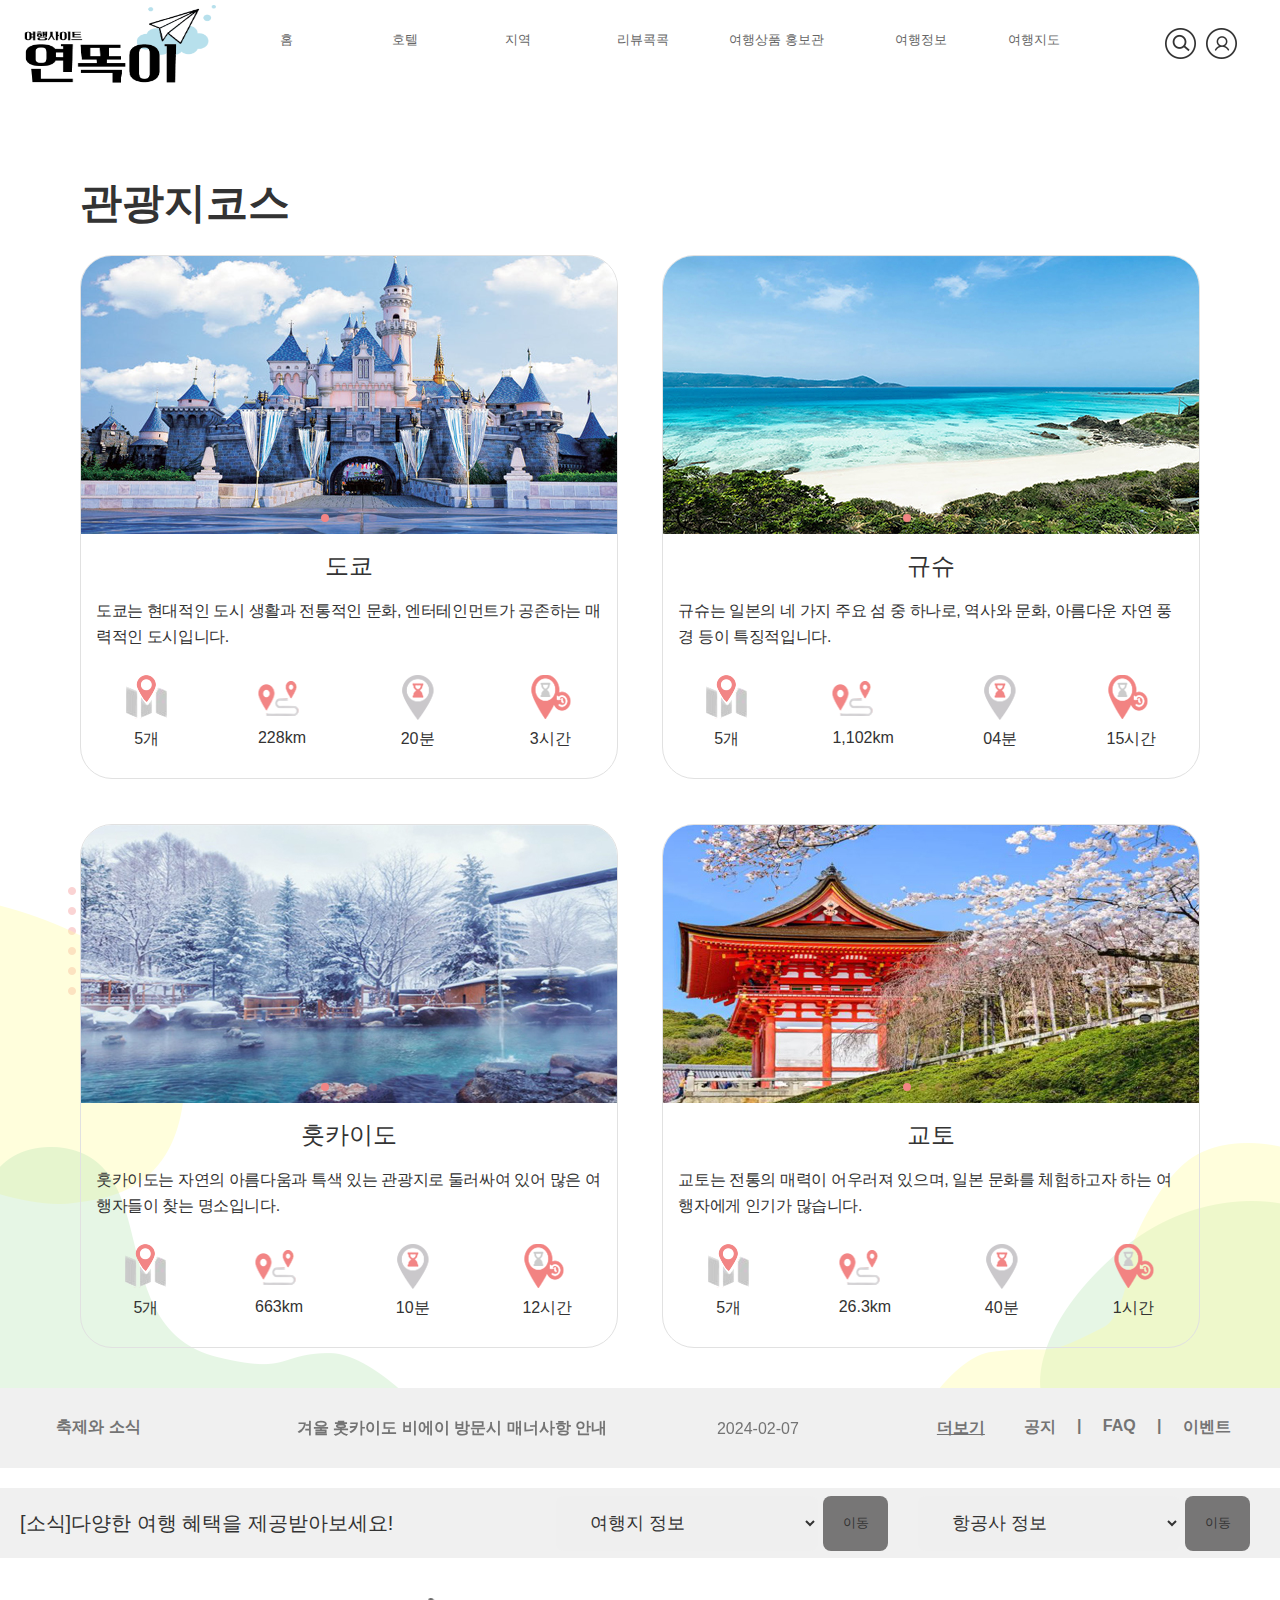
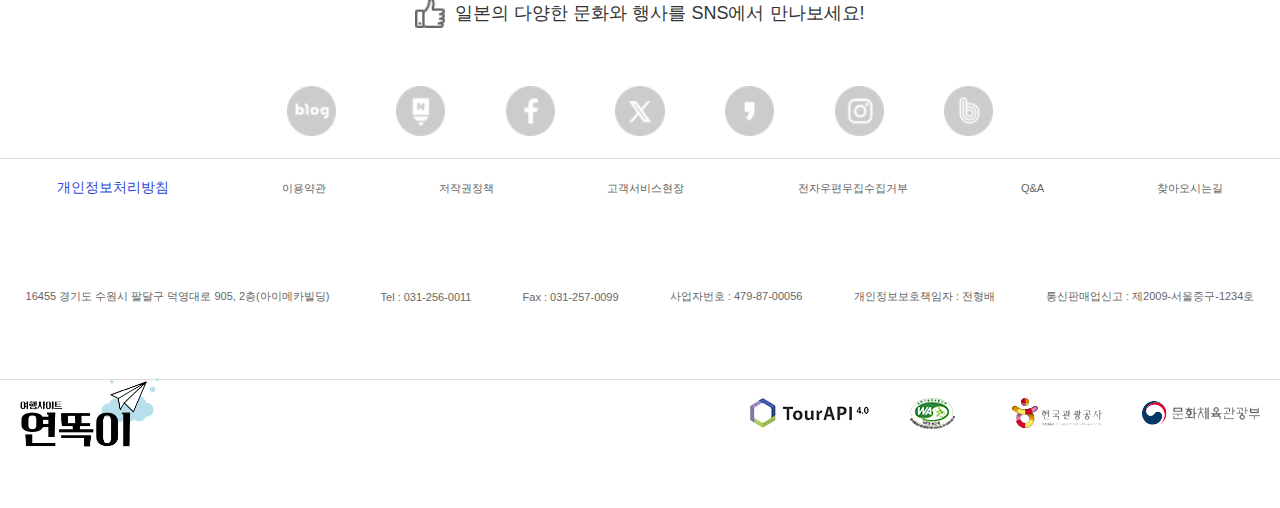
<file: sub1/menu.html>
<!DOCTYPE html>
<html lang="ko">

<head>
    <meta charset="UTF-8">
    <meta name="viewport" content="width=device-width, initial-scale=1.0">
    <title>연똑 리뷰 페이지</title>

    <!-- Link Swiper's CSS -->
    
    <link rel="stylesheet" href="https://cdn.jsdelivr.net/npm/swiper@11/swiper-bundle.min.css" />
    <link rel="stylesheet" href="css/reset.css">

   
    
</head>

<body>
    <!-- 마우스 커서 무브 -->

    <div class="circle"></div>


    <!-- 네비게이션 -->
    <header>
        <div id="main_nav">
            <nav id="main_nav_tab">
                <div id="nav_img_box"><img src="image/rogo.png" alt=""></div>
                <ul class="top_nav">
                    <li><a href="../index.html">홈</a></li>
                    <li><a href="../sub2/sub3.html">호텔</a></li>
                    <li><a href="../sub3/mine.html">지역</a></li>
                    <li><a class="active" href="menu.html">리뷰콕콕</a>
                        <ul class="sub_nav">
                            <li><a href="menu.html">AI콕콕</a></li>
                            <li><a href="menu.html">핫플콕콕</a></li>
                            <li><a href="menu.html">AI콕콕 플래너</a></li>
                        </ul>
                    </li>
                    <li><a href="../index.html">여행상품 홍보관</a></li>
                    <li><a href="../index.html">여행정보</a>
                        <ul class="sub_nav">
                            <li><a href="../sub3/mine.html">여행지</a></li>
                            <li><a href="../sub3/mine.html">여행기사</a></li>
                            <li><a href="../sub3/mine.html">여행코스</a></li>
                            <li><a href="../sub3/mine.html">축제</a></li>
                            <li><a href="../sub3/mine.html">공연/행사</a></li>
                            <li><a href="../sub3/mine.html">이벤트</a></li>
                            <li><a href="../sub3/mine.html">가볼래-터</a></li>
                            <li><a href="../sub3/mine.html">디지털관광주민증</a></li>
                        </ul>
                    </li>
                    <li><a href="#">여행지도</a></li>
                </ul>
                <div id="nav_img_box2">
                    <a href="#"><img src="img/btn_header_search01.png" alt="돋보기"></a>
                    <a href="#"><img src="img/icon_header_profile1.png" alt="내정보"></a>
                    <div class="row cf">
                        <div class="three col">
                          <div class="hamburger" id="hamburger-1">
                            <span class="line"></span>
                            <span class="line"></span>
                            <span class="line"></span>
                          </div>
                        </div>
                </div>
            </nav>
            <div id="sub_nav_box"></div>
        </div>

      


    </header>

    <!-- 팝업창 -->

    <div id="pop_box">
        <!-- <img src="img/rogo.png" alt=""> -->
        
        <img src="../img/icon_special_box2.png" alt="icon" id="pop_icon1">
        <img src="../img/icon_special_box2.png" alt="icon" id="pop_icon2">
       

        <ul id="sub_top_nav">
            <li><a href="../index.html">홈</a></li>
            <li><a href="../sub2/sub3.html">호텔</a></li>
            <li><a href="../sub3/mine.html">지역</a></li>
            <li ><a href="menu.html">리뷰콕콕</a>
                <ul class="pop_sub1">
                    <li><a href="menu.html">AI콕콕</a></li>
                    <li><a href="menu.html">핫플콕콕</a></li>
                    <li><a href="menu.html">AI콕콕 플래너</a></li>
                </ul>
            </li>
            <li><a href="../index.html">여행상품 홍보관</a></li>
            <li ><a href="../sub3/mine.html">여행정보</a>
                <ul class="pop_sub2">
                    <li><a href="../sub3/mine.html">여행지</a></li>
                    <li><a href="../sub3/mine.html">여행기사</a></li>
                    <li><a href="../sub3/mine.html">여행코스</a></li>
                    <li><a href="../sub3/mine.html">축제</a></li>
                    <li><a href="../sub3/mine.html">공연/행사</a></li>
                    <li><a href="../sub3/mine.html">이벤트</a></li>
                    <li><a href="../sub3/mine.html">가볼래-터</a></li>
                    <li><a href="../sub3/mine.html">디지털관광주민증</a></li>
                </ul>
            </li>
            <li><a href="../index.html">여행지도</a></li>
        </ul>
    </div>


    <div class="containerbox">


        <div class="contents-head">
            <h2 class="contents-title">관광지코스</h2>
        </div>


        <div class="contentsbody">
            <ul class="contentslist">
                <!-- 1번째 -->

                <li>
                    <div class="contentitem-wrap">
                        <div class="item-image swiper" style="height: 278px;">
                            <div class="swiper-wrapper">
                                <div class="swiper-slide"><img src="image/dokyo/disneyland.png" alt=""></div>
                                <div class="swiper-slide"><img src="image/dokyo/huzlsan.png" alt=""></div>
                                <div class="swiper-slide"><img src="image/dokyo/bongodori.jpg" alt=""></div>
                                <div class="swiper-slide"><img src="image/dokyo/kamacura.png" alt=""></div>
                            </div>
                            <!-- <div class="swiper-button-next"></div>
                            <div class="swiper-button-prev"></div> -->
                            <div class="swiper-pagination"></div>
                        </div>
                        <div class="item-contents">
                            <div class="item-title ">도쿄</div>
                            <div class="item-text dokyotext">도쿄는 현대적인 도시 생활과 전통적인 문화,  엔터테인먼트가 공존하는 매력적인 도시입니다.
                            </div>
                            <div class="icons">


                                <div class="icon1">
                                    <!-- 이미지 수정해야함  -->
                                    <div class="subway">
                                        <img src="image/icons/icon11.png" alt="">
                                    </div>
                                    
                                    <div>5개</div>
                                </div>
                                <div class="icon2">
                                    <div class="subway">
                                        <img src="image/icons/icon222.png" alt="">
                                    </div>
                                   
                                
                                    <div>228km</div>
                                </div>
                                <div class="icon3">
                                    <div class="subway">
                                        <img src="image/icons/icon333.png" alt="">
                                    </div>
                                   
                                    <div>20분</div>
                                </div>
                                <div class="icon4">
                                    <div class="subway">
                                        <img src="image/icons/icon44.png" alt="">
                                    </div>
                                   
                                    <div>3시간</div>
                                </div>

                            </div>
                        </div>
                    </div>
                </li>

                <!-- 2번째 -->

                <li>
                    <div class="contentitem-wrap">
                        <div class="item-image swiper" style="height: 278px;">
                            <div class="swiper-wrapper">
                                <div class="swiper-slide"><img src="image/hokkaido/hokkaidohot.jpg" alt=""></div>
                                <div class="swiper-slide"><img src="image/hokkaido/otarusnowfestival.jpg" alt=""></div>
                                <div class="swiper-slide"><img src="image/hokkaido/laketoya.jpg" alt=""></div>
                                <div class="swiper-slide"><img src="image/hokkaido/ShiroikoiPark.jpg" alt=""></div>
                            </div>
                            <!-- <div class="swiper-button-next"></div>
                            <div class="swiper-button-prev"></div> -->
                            <div class="swiper-pagination"></div>
                        </div>
                        <div class="item-contents">
                            <div class="item-title">훗카이도</div>
                            <div class="item-text">훗카이도는 자연의 아름다움과 특색 있는 관광지로 둘러싸여 있어 많은 여행자들이 찾는 명소입니다.
                            </div>
                            <div class="icons">
                                <div class="icon1">
                                    <div class="subway">
                                        <img src="image/icons/icon11.png" alt="">
                                    </div>
                                   
                                    <div>5개</div>
                                </div>
                                <div class="icon2">
                                    <div class="subway">
                                        <img src="image/icons/icon222.png" alt="">
                                    </div>
                                   
                                    <div>663km</div>
                                </div>
                                <div class="icon3">
                                    <div class="subway">
                                        <img src="image/icons/icon333.png" alt="">
                                    </div>
                                   
                                    <div>10분</div>
                                </div>
                                <div class="icon4">
                                    <div class="subway">
                                        <img src="image/icons/icon44.png" alt="">
                                    </div>
                                   
                                    <div>12시간</div>
                                </div>

                            </div>
                        </div>
                    </div>
                </li>
                <!-- 3번째 -->

                <li>
                    <div class="contentitem-wrap">
                        <div class="item-image swiper" style="height: 278px;">
                            <div class="swiper-wrapper">
                                <div class="swiper-slide"><img src="image/kyosu/kagoshimabeach.jpg" alt=""></div>
                                <div class="swiper-slide"><img src="image/kyosu/idarlshrine.jpg" alt=""></div>
                                <div class="swiper-slide"><img src="image/kyosu/kagoshima33.jpg" alt=""></div>
                                <div class="swiper-slide"><img src="image/kyosu/house.jpg" alt=""></div>
                            </div>
                            <!-- <div class="swiper-button-next"></div>
                            <div class="swiper-button-prev"></div> -->
                            <div class="swiper-pagination"></div>
                        </div>
                        <div class="item-contents">
                            <div class="item-title">규슈</div>
                            <div class="item-text">규슈는 일본의 네 가지 주요 섬 중 하나로, 역사와 문화, 아름다운 자연 풍경 등이 특징적입니다.

                            </div>
                            <div class="icons">
                                <div class="icon1">
                                    <div class="subway">
                                        <img src="image/icons/icon11.png" alt="">
                                    </div>
                                    
                                    <div>5개</div>
                                </div>
                                <div class="icon2">
                                    <div class="subway">
                                        <img src="image/icons/icon222.png" alt="">
                                    </div>
                                    
                                    <div>1,102km</div>
                                </div>
                                <div class="icon3">
                                    <div class="subway">
                                        <img src="image/icons/icon333.png" alt="">
                                    </div>
                                   
                                    <div>04분</div>
                                </div>
                                <div class="icon4">
                                    <div class="subway">
                                        <img src="image/icons/icon44.png" alt="">
                                    </div>
                                    
                                    <div>15시간</div>
                                </div>

                            </div>
                        </div>
                    </div>
                </li>
                <!-- 4번째 -->
                <li>
                    <div class="contentitem-wrap">
                        <div class="item-image swiper" style="height: 278px;">
                            <div class="swiper-wrapper">
                                <div class="swiper-slide"><img src="image/kyoto/kiyozml.jpg" alt=""></div>
                                <div class="swiper-slide"><img src="image/kyoto/Eigamura.jpg" alt=""></div>
                                <div class="swiper-slide"><img src="image/kyoto/Shinsen-en.jpg" alt=""></div>
                                <div class="swiper-slide"><img src="image/kyoto/kyotogarden.jpg" alt=""></div>
                            </div>
                            <!-- <div class="swiper-button-next"></div>
                            <div class="swiper-button-prev"></div> -->
                            <div class="swiper-pagination"></div>
                        </div>
                        <div class="item-contents">
                            <div class="item-title">교토</div>
                            <div class="item-text kyototext">교토는 전통의 매력이 어우러져 있으며, 일본 문화를 체험하고자 하는 여행자에게 인기가 많습니다.

                            </div>
                            <div class="icons ">

                                <div class="icon1">
                                    <div class="subway">
                                        <img src="image/icons/icon11.png" alt="">
                                    </div>
                                    
                                    <div>5개</div>
                                </div>
                                <div class="icon2">
                                    <div class="subway">
                                        <img src="image/icons/icon222.png" alt="">
                                    </div>
                                   
                                    <div>26.3km</div>
                                </div>
                                <div class="icon3">
                                    <div class="subway">
                                        <img src="image/icons/icon333.png" alt="">
                                    </div>
                                   
                                    <div>40분</div>
                                </div>
                                <div class="icon4">
                                    <div class="subway">
                                        <img src="image/icons/icon44.png" alt="">
                                    </div>
                                    
                                    <div>1시간</div>
                                </div>

                            </div>
                        </div>
                    </div>
                </li>
            </ul>

        </div>
    </div>
    <!-- popup 창 -->
    <div class="popwrap">
        <div id="pop1" class="popupbody">
            <div class="popupcontents">
                <div class="popup-detail">
                    <div class="popup-title">도쿄의 고유한 매력</div>
                    <div class="popup-text">도쿄는 일본의 수도이자 최대 도시로, 현대적이고 다양한 문화와 역동적인 도시 생활이 특징입니다.<br>이 도시는 전 세계에서 가장 인구가 많은 도시 중 하나로, 현대 건물과 전통적인 문화가 공존하는 독특한 모습을 보여줍니다.</div> <!-- content-text 닫음 -->
                    <div class="popup-subway">

                        <div class="icon1">

                            <img src="image/icons/icon11.png" alt="">

                          
                            <div>5개</div>
                        </div>

                        <div class="icon2">

                            <img src="image/icons/icon222.png" alt="">

                           
                            <div>228km</div>
                        </div>

                        <div class="icon3">

                            <img src="image/icons/icon333.png" alt="">

                           
                            <div>20분</div>
                        </div>

                        <div class="icon4">

                            <img src="image/icons/icon44.png" alt="">

                          
                            <div>3시간</div>
                        </div>

                        <!-- contents-subway 닫힘-->
                    </div>

                    <!-- 구글맵이미지수정해야함-->
                    <div class="popup-imagewrap">
                        <!-- <img src="image/googlemap-img.PNG" alt="">
                <a href="https://www.google.co.jp/maps/place/Tokyo+Disneyland/@35.6329007,139.8778194,17z/data=!3m1!4b1!4m6!3m5!1s0x60187d03114737b3:0xe4d93636d509d3cb!8m2!3d35.6328964!4d139.8803943!16zL20vMDQ0ejFu?hl=en&entry=ttu" target="_blank">
                    길찾기
                    <img src="image/google-map-logo.png" alt="">

                </a> -->

             
                <iframe src="https://www.google.com/maps/embed?pb=!1m18!1m12!1m3!1d3326746.965191317!2d137.1353579581531!3d35.485077390026184!2m3!1f0!2f0!3f0!3m2!1i1024!2i768!4f13.1!3m3!1m2!1s0x605d1b87f02e57e7%3A0x2e01618b22571b89!2z7J2867O4IOuPhOy_hOuPhA!5e0!3m2!1sko!2skr!4v1709889593725!5m2!1sko!2skr" width="1100" height="450" style="border:0;" allowfullscreen="" ></iframe>
                    </div>

                    <div class="popup-sub-text">
                        <span class="sub-left-text">
                            함께 가기 좋은 곳
                        </span>
                        <span class="sub-center-text">
                            디즈니랜드 / 후지산 / 봉오도리 / 가마쿠라 /시부야스카이
                        </span>
                        <!-- popup-sub-text 닫힘-->
                    </div>

                    <!-- <img src="image/popupbuscheery.png" alt=""> -->
                    <div class="swiper mySwiper"
                        style="background-image: url(image/popupbuscheery.png);background-repeat: no-repeat;background-position:60% 32%;">
                        <div class="swiper-wrapper">
                            <div class="swiper-slide">
                                <div class="image-border">
                                    <img src="image/dokyo/disneyland.png" alt="">
                                    
                                </div>
                                <div class="image-border-rantagle">
                                        
                                    </div>

                                <!-- 스와이퍼텍스트박스 -->
                                <div class="swiper-textbox">
                                    <div class="swiper-title">
                                        디즈니랜드<br>
                                        위치 : 우라야스시

                                    </div>
                                    <div class="swiper-titleicon"></div>
                                    <div class="swiper-text">
                                        다양한 디즈니 캐릭터들과 화려한 놀이기구가 있고,
                                        가족 단위 여행에 적합한 곳, 가끔식 혼잡한 인파를 참고하여 계획하세요.
                                    </div>
                                    <!-- 스와이퍼텍스트박스 -->
                                </div>

                            </div>
                            <div class="swiper-slide">
                                <div class="image-border">
                                    <img src="image/dokyo/huzlsan.png" alt="">
                                </div>
                                <div class="image-border-rantagle">
                                        
                                </div>
                                <!-- 스와이퍼텍스트박스 -->
                                <div class="swiper-textbox">
                                    <div class="swiper-title">
                                        후지산<br>
                                        위치 : 기타야마
                                    </div>
                                    <div class="swiper-titleicon"></div>
                                    <div class="swiper-text">
                                        후지산은 많은 사람들이 정상까지 등반하여 바라본 풍경을 인상적이라고 언급하고 있습니다.
                                        가이드나 장비를 활용하여 자연의 아름다움을 경험해보세요.

                                    </div>
                                    <!-- 스와이퍼텍스트박스 -->
                                </div>
                            </div>
                            <div class="swiper-slide">
                                <div class="image-border">
                                    <img src="image/dokyo/bongodori.jpg" alt="">
                                </div>
                                <div class="image-border-rantagle">
                                        
                                </div>
                                <!-- 스와이퍼텍스트박스 -->
                                <div class="swiper-textbox">
                                    <div class="swiper-title">
                                        봉오도리 축제<br>
                                        위치 : 혼간지
                                    </div>
                                    <div class="swiper-titleicon"></div>
                                    <div class="swiper-text">
                                        봉오도리 축제는 독특한 전통복장을 입은 축제 참가자들이 볼거리를 제공합니다.
                                        축제의 활기찬 분위기와 아름다운 거리 풍경을 볼수 있어요.
                                    </div>
                                    <!-- 스와이퍼텍스트박스 -->
                                </div>
                            </div>
                            <div class="swiper-slide">
                                <div class="image-border">
                                    <img src="image/dokyo/kamacura.png" alt="">
                                </div>
                                <div class="image-border-rantagle">
                                        
                                </div>
                                <!-- 스와이퍼텍스트박스 -->
                                <div class="swiper-textbox">
                                    <div class="swiper-title">
                                        가마쿠라<br>
                                        위치 : 가나가와현

                                    </div>
                                    <div class="swiper-titleicon"></div>
                                    <div class="swiper-text">
                                        가마쿠라는 넓은 백사장과 해안선이 아름다운 자연경관을 만들어냅니다. 
                                        애니메이션'슬램덩크'의 장면으로 유명해요.
                                    </div>
                                    <!-- 스와이퍼텍스트박스 -->
                                </div>
                            </div>

                            <div class="swiper-slide">
                                <div class="image-border">
                                    <img src="image/dokyo/shibuyasky.jpg" alt="">
                                </div>
                                <div class="image-border-rantagle">
                                        
                                </div>
                                <!-- 스와이퍼텍스트박스 -->
                                <div class="swiper-textbox">
                                    <div class="swiper-title">
                                        시브야스카이<br>
                                        위치 : 시부야구
                                    </div>
                                    <div class="swiper-titleicon"></div>
                                    <div class="swiper-text">
                                        시부야스카이는 시부야의 도심을 한눈에 조망할 수 있는 멋진 전망을 즐길 수 있습니다. 일몰이나 야경이 아름답게 펼쳐져, 특별한 경험을 할수 있어요.
                                    </div>
                                    <!-- 스와이퍼텍스트박스 -->
                                </div>
                            </div>
                        </div>                       

                    </div>
                  
                    <!-- popup-detail 닫힘-->
                </div>
                <button type="button" class="popup-xbutton"></button>
                <!-- popupcontents 닫음-->
            </div>
            <!-- popupbody 닫음-->
        </div>
        <div id="pop2" class="popupbody">
            <div class="popupcontents">
                <div class="popup-detail">
                    <div class="popup-title">월등한 자연경관,훗카이도</div>
                    <div class="popup-text">훗카이도는 사계절의 아름다움과 다양한 활동으로 가득 찬 도시로, 여행자들에게 특별한 경험을 제공하는 지역 중 하나입니다.<br>
                        눈을 떠나기 어려운 아름다운 풍경이 특히 인상적이며, 여름에는 신비로운 호수와 강, 가을에는 단풍이 물들어 황홀한 풍경을 만듭니다.
                    </div> <!-- content-text 닫음 -->
                    <div class="popup-subway">

                        <div class="icon1">

                            <img src="image/icons/icon11.png" alt="">

                         
                            <div>5개</div>
                        </div>

                        <div class="icon2">

                            <img src="image/icons/icon222.png" alt="">

                           
                            <div>663km</div>
                        </div>

                        <div class="icon3">

                            <img src="image/icons/icon333.png" alt="">

                            
                            <div>10분</div>
                        </div>

                        <div class="icon4">

                            <img src="image/icons/icon44.png" alt="">

                            
                            <div>12시간</div>
                        </div>

                        <!-- contents-subway 닫힘-->
                    </div>

                    <!-- 구글맵이미지수정해야함-->
                    <div class="popup-imagewrap">
                        <!-- <img src="image/googlemap-img.PNG" alt="">
                <a href="https://www.google.co.jp/maps/place/Tokyo+Disneyland/@35.6329007,139.8778194,17z/data=!3m1!4b1!4m6!3m5!1s0x60187d03114737b3:0xe4d93636d509d3cb!8m2!3d35.6328964!4d139.8803943!16zL20vMDQ0ejFu?hl=en&entry=ttu" target="_blank">
                    길찾기
                    <img src="image/google-map-logo.png" alt="">

                </a> -->

            
                <iframe src="https://www.google.com/maps/embed?pb=!1m18!1m12!1m3!1d2966560.203879751!2d142.57585195000001!3d43.439059149999984!2m3!1f0!2f0!3f0!3m2!1i1024!2i768!4f13.1!3m3!1m2!1s0x5f9f59209f6c888b%3A0x1c3cc3564fce038f!2z7J2867O4IO2Zi-y5tOydtOuPhA!5e0!3m2!1sko!2skr!4v1709889783090!5m2!1sko!2skr" width="1100" height="450" style="border:0;" allowfullscreen="" ></iframe>
                    </div>

                    <div class="popup-sub-text">
                        <span class="sub-left-text">
                            함께 가기 좋은 곳
                        </span>
                        <span class="sub-center-text">
                            노보리베츠 온천 / 오타루 운하 /하코다테 겨울축제 / 도야코호수
                            /시로이코이비토 파크

                        </span>
                        <!-- popup-sub-text 닫힘-->
                    </div>

                    <!-- <img src="image/popupbuscheery.png" alt=""> -->
                    <div class="swiper mySwiper"
                        style="background-image: url(image/popupbuscheery.png);background-repeat: no-repeat;background-position:60% 32%;">
                        <div class="swiper-wrapper">
                            <div class="swiper-slide">
                                <div class="image-border">
                                    <img src="image/hokkaido/hokkaidohot.jpg" alt="">
                                    
                                </div>
                                <div class="image-border-rantagle">
                                        
                                    </div>

                                <!-- 스와이퍼텍스트박스 -->
                                <div class="swiper-textbox">
                                    <div class="swiper-title">
                                        노보리베츠 온천<br>
                                        위치 : 노보리베츠시
                                    </div>
                                    <div class="swiper-titleicon"></div>
                                    <div class="swiper-text">
                                    노보리베츠 온천은'온천의 백화점'이라고 불립니다.
                                    하루에 무려 1만 톤의 온천수가 샘솟아 쾌적한 환경에서 이용할수 있어요.


                                    </div>
                                    <!-- 스와이퍼텍스트박스 -->
                                </div>

                            </div>
                            <div class="swiper-slide">
                                <div class="image-border">
                                    <img src="image/hokkaido/otarusnowfestival.jpg" alt="">
                                </div>
                                <div class="image-border-rantagle">
                                        
                                </div>
                                <!-- 스와이퍼텍스트박스 -->
                                <div class="swiper-textbox">
                                    <div class="swiper-title">
                                        오타루 운하<br>
                                        위치 : 오타루 에리어

                                    

                                    </div>
                                    <div class="swiper-titleicon"></div>
                                    <div class="swiper-text">
                                        오타루 눈빛거리는 매년 항구 도시 오타루에 불을 밝힙니다. 빛을 내는 조명과 반짝이는 눈 조각상이 어우러진 이축제는 때때로 살을 어는 듯한 추위에 온기를 더해줍니다.


                                    </div>
                                    <!-- 스와이퍼텍스트박스 -->
                                </div>
                            </div>
                            <div class="swiper-slide">
                                <div class="image-border">
                                    <img src="image/hokkaido/hakodatewinterfestival.JPG" alt="">
                                </div>
                                <div class="image-border-rantagle">
                                        
                                </div>
                                <!-- 스와이퍼텍스트박스 -->
                                <div class="swiper-textbox">
                                    <div class="swiper-title" >
                                        하코다테 겨울축제<br>
                                        위치 / 일시 : 하코다테시 /11월 하순-2월중순<br>
                                     
                                    </div>
                                    <div class="swiper-titleicon"></div>
                                    <div class="swiper-text">
                                        
                                        하코다테의 겨울 풍경을 즐길 수 있는 이벤트입니다. 교회와 역사적 건축물이 늘어선 거리의  환하게 불을 밝힌 마슈마루와의 조화를 꼭 감상해 보세요.

                                    </div>
                                    <!-- 스와이퍼텍스트박스 -->
                                </div>
                            </div>
                            <div class="swiper-slide">
                                <div class="image-border">
                                    <img src="image/hokkaido/laketoya.jpg" alt="">
                                </div>
                                <div class="image-border-rantagle">
                                        
                                </div>
                                <!-- 스와이퍼텍스트박스 -->
                                <div class="swiper-textbox">
                                    <div class="swiper-title">
                                        도야코호수<br>
                                        위치 : 니세코
                                    </div>
                                    <div class="swiper-titleicon"></div>
                                    <div class="swiper-text">
                                        인근의 도야산(도야마)에 둘러싸여 있어 자연 경관이 아름답습니다. 호수 주변에는 산책로와 전망대가 마련되어 있어 관광객들이 풍경을 즐기기에 좋은 장소입니다.
                                    </div>
                                    <!-- 스와이퍼텍스트박스 -->
                                </div>
                            </div>

                            <div class="swiper-slide">
                                <div class="image-border">
                                    <img src="image/hokkaido/ShiroikoiPark.jpg" alt="">
                                </div>
                                <div class="image-border-rantagle">
                                        
                                </div>
                                <!-- 스와이퍼텍스트박스 -->
                                <div class="swiper-textbox">
                                    <div class="swiper-title">
                                        시로이코이비토 파크<br>
                                       위치 :미야노사와

                                    </div>
                                    <div class="swiper-titleicon"></div>
                                    <div class="swiper-text">
                                        홋카이도를 대표하는 특제 화이트 초콜릿을 랭그드샤 사이에 넣어 만들어 높은 인기를 자랑하고 있다. 제조 공장을 견학하며 과자 만들기 체험이나 초콜릿 역사를 배울 수 있어요.

                                    </div>
                                    <!-- 스와이퍼텍스트박스 -->
                                </div>
                            </div>
                        </div>                       

                    </div>
                  
                    <!-- popup-detail 닫힘-->
                </div>
                <button type="button" class="popup-xbutton"></button>
                <!-- popupcontents 닫음-->
            </div>
            <!-- popupbody 닫음-->
        </div>
        <div id="pop3" class="popupbody">
            <div class="popupcontents">
                <div class="popup-detail">
                    <div class="popup-title">훌륭한 교통 인프라, 규슈</div>
                    <div class="popup-text del-letterspacing">규슈는 일본의 네 가지 주요 섬 중 하나로, 역사와 문화, 아름다운 자연 풍경 등이 특징적입니다.<br>
                        규슈는 훌륭한 교통 인프라를 자랑합니다. 신칸센이 운행되면서 도시 간 이동이 편리해졌으며,<br> 국제공항과 대형 항구를 통해 국제적인 교역과 교류의 중심지로 기능하고 있습니다.
                        </div> <!-- content-text 닫음 -->
                    <div class="popup-subway">

                        <div class="icon1">

                            <img src="image/icons/icon11.png" alt="">

                           
                            <div>5개</div>
                        </div>

                        <div class="icon2">

                            <img src="image/icons/icon222.png" alt="">

                         
                            <div>1,102km</div>
                        </div>

                        <div class="icon3">

                            <img src="image/icons/icon333.png" alt="">

                           
                            <div>04분</div>
                        </div>

                        <div class="icon4">

                            <img src="image/icons/icon44.png" alt="">

                           
                            <div>15시간</div>
                        </div>

                        <!-- contents-subway 닫힘-->
                    </div>

                    <!-- 구글맵이미지수정해야함-->
                    <div class="popup-imagewrap">
                        <!-- <img src="image/googlemap-img.PNG" alt="">
                <a href="https://www.google.co.jp/maps/place/Tokyo+Disneyland/@35.6329007,139.8778194,17z/data=!3m1!4b1!4m6!3m5!1s0x60187d03114737b3:0xe4d93636d509d3cb!8m2!3d35.6328964!4d139.8803943!16zL20vMDQ0ejFu?hl=en&entry=ttu" target="_blank">
                    길찾기
                    <img src="image/google-map-logo.png" alt="">

                </a> -->
               
                <iframe src="https://www.google.com/maps/embed?pb=!1m18!1m12!1m3!1d3447271.824981091!2d128.18448022415822!3d32.45994740591932!2m3!1f0!2f0!3f0!3m2!1i1024!2i768!4f13.1!3m3!1m2!1s0x3541217f4eab6129%3A0xbe24d8dc2e9337ef!2z6rec7IqI!5e0!3m2!1sko!2skr!4v1709889719263!5m2!1sko!2skr" width="1100" height="450" style="border:0;" allowfullscreen="" ></iframe>
                    </div>

                    <div class="popup-sub-text">
                        <span class="sub-left-text">
                            함께 가기 좋은 곳
                        </span>
                        <span class="sub-center-text">
                            규슈가고시마해변 / 이다리신사 / 사즈마 후지 /하우스텐보스 /타카치호 협곡
                        </span>
                        <!-- popup-sub-text 닫힘-->
                    </div>

                    <!-- <img src="image/popupbuscheery.png" alt=""> -->
                    <div class="swiper mySwiper"
                        style="background-image: url(image/popupbuscheery.png);background-repeat: no-repeat;background-position:60% 32%;">
                        <div class="swiper-wrapper">
                            <div class="swiper-slide">
                                <div class="image-border">
                                    <img src="image/kyosu/kagoshimabeach.jpg" alt="">
                                    
                                </div>
                                <div class="image-border-rantagle">
                                        
                                    </div>

                                <!-- 스와이퍼텍스트박스 -->
                                <div class="swiper-textbox">
                                    <div class="swiper-title">
                                        가고시마해변<br>
                                        위치 :요시노초
                                    </div>
                                    <div class="swiper-titleicon"></div>
                                    <div class="swiper-text">
                                        바닷물이 빠졌을 때만 나타나는 하트모양의 웅덩이가 있어 사랑의 명소입니다.
                                        스노클링이나 다이빙을 즐기면서 아름다운 바다 속에서 바다거북도 만날 수 있어요.

                                    </div>
                                    <!-- 스와이퍼텍스트박스 -->
                                </div>

                            </div>
                            <div class="swiper-slide">
                                <div class="image-border">
                                    <img src="image/kyosu/idarlshrine.jpg" alt="">
                                </div>
                                <div class="image-border-rantagle">
                                        
                                </div>
                                <!-- 스와이퍼텍스트박스 -->
                                <div class="swiper-textbox">
                                    <div class="swiper-title">
                                        이다리신사<br>
                                        위치 : 야부노우치 초 
                                    </div>
                                    <div class="swiper-titleicon"></div>
                                    <div class="swiper-text">
                                         여우신사로 더 유명하다. 신을 모시는 곳으로 이곳 여우신사는
                                        주황빛 토리이가 1만여 개가 줄지어 있어 그 웅장함이  
                                        포토스팟으로 유명한 길이에요.

                                    </div>
                                    <!-- 스와이퍼텍스트박스 -->
                                </div>
                            </div>
                            <div class="swiper-slide">
                                <div class="image-border">
                                    <img src="image/kyosu/kagoshima33.jpg" alt="">
                                </div>
                                <div class="image-border-rantagle">
                                        
                                </div>
                                <!-- 스와이퍼텍스트박스 -->
                                <div class="swiper-textbox">
                                    <div class="swiper-title">
                                        가고시마 이부스키<br>
                                        위치 사즈마 후지
                                    </div>
                                    <div class="swiper-titleicon"></div>
                                    <div class="swiper-text">
                                        일본 백명산에도 선정될 만큼 우수한 산입니다. 기슭에는 카이몬 산록 자연 공원이 펼쳐져 있어서 자연을 몸으로 느끼고 싶은 분에게 특히 추천입니다.
                                         가고시마 이부스키의 자연을 느끼세요

                                    </div>
                                    <!-- 스와이퍼텍스트박스 -->
                                </div>
                            </div>
                            <div class="swiper-slide">
                                <div class="image-border">
                                    <img src="image/kyosu/house.jpg" alt="">
                                </div>
                                <div class="image-border-rantagle">
                                        
                                </div>
                                <!-- 스와이퍼텍스트박스 -->
                                <div class="swiper-textbox">
                                    <div class="swiper-title">
                                        하우스텐보스<br>
                                        위치 : 나가사키현
                                    </div>
                                    <div class="swiper-titleicon"></div>
                                    <div class="swiper-text">
                                        네덜란드의 거리와 미나토마치를 재현한 테마파크 입니다.
                                        이국 정서 넘치는 네덜란드의 시골 풍경과 여러 가지 빛깔의 꽃을 바라보며 느긋하게 산책해보세요.


                                    </div>
                                    <!-- 스와이퍼텍스트박스 -->
                                </div>
                            </div>

                            <div class="swiper-slide">
                                <div class="image-border">
                                    <img src="image/kyosu/Miyazaki.jpg" alt="">
                                </div>
                                <div class="image-border-rantagle">
                                        
                                </div>
                                <!-- 스와이퍼텍스트박스 -->
                                <div class="swiper-textbox">
                                    <div class="swiper-title">
                                        타카치호 협곡<br>
                                        위치 :  무코야마
                                    </div>
                                    <div class="swiper-titleicon"></div>
                                    <div class="swiper-text">
                                        푸른숲속에서  가까이서 17미터 낙차의 마나이노타키 폭포가 쏟아지는 자연을 볼수있습니다.
                                        특히 다카치호 협곡의 보트가 인기인데,직접 노를 저으며 유람할수 있어요.


                                    </div>
                                    <!-- 스와이퍼텍스트박스 -->
                                </div>
                            </div>
                        </div>                       

                    </div>
                    
                    <!-- popup-detail 닫힘-->
                </div>
                <button type="button" class="popup-xbutton"></button>
                <!-- popupcontents 닫음-->
            </div>
            <!-- popupbody 닫음-->
        </div>
        <div id="pop4" class="popupbody">
            <div class="popupcontents">
                <div class="popup-detail">
                    <div class="popup-title">전통적 매력, 교토</div>
                    <div class="popup-text">교토는 일본의 수도였던 역사적인 중심지로
                    역사와 예술, 그리고 전통의 매력이 어우러져 있는 도시로, 일본 문화를 체험하고자 하는<br> 여행자에게 인기가 많습니다.

                    </div> <!-- content-text 닫음 -->
                    <div class="popup-subway">

                        <div class="icon1">

                            <img src="image/icons/icon11.png" alt="">

                          
                            <div>5개</div>
                        </div>

                        <div class="icon2">

                            <img src="image/icons/icon222.png" alt="">

                          
                            <div>26.3km</div>
                        </div>

                        <div class="icon3">

                            <img src="image/icons/icon333.png" alt="">

                            
                            <div>40분</div>
                        </div>

                        <div class="icon4">

                            <img src="image/icons/icon44.png" alt="">

                           
                            <div>1시간</div>
                        </div>

                        <!-- contents-subway 닫힘-->
                    </div>

                    <!-- 구글맵이미지수정해야함-->
                    <div class="popup-imagewrap">
                        <!-- <img src="image/googlemap-img.PNG" alt="">
                <a href="https://www.google.co.jp/maps/place/Tokyo+Disneyland/@35.6329007,139.8778194,17z/data=!3m1!4b1!4m6!3m5!1s0x60187d03114737b3:0xe4d93636d509d3cb!8m2!3d35.6328964!4d139.8803943!16zL20vMDQ0ejFu?hl=en&entry=ttu" target="_blank">
                    길찾기
                    <img src="image/google-map-logo.png" alt="">

                </a> -->
                <iframe src="https://www.google.com/maps/embed?pb=!1m18!1m12!1m3!1d208917.38702162885!2d135.55406174898462!3d35.09836561101662!2m3!1f0!2f0!3f0!3m2!1i1024!2i768!4f13.1!3m3!1m2!1s0x6001a8d6cd3cc3f1%3A0xc0961d366bbb1d3d!2sKyoto%2C%20Japan!5e0!3m2!1sen!2skr!4v1709708175040!5m2!1sen!2skr" width="1100" height="450" style="border:0;" allowfullscreen="" ></iframe>
                    </div>

                    <div class="popup-sub-text">
                        <span class="sub-left-text">
                            함께 가기 좋은 곳
                        </span>
                        <span class="sub-center-text">
                            기요미즈 데라 / 에이가무라 / 지다이마츠리 축제/ 신센엔 /교토 식물원
                        </span>
                        <!-- popup-sub-text 닫힘-->
                    </div>

                    <!-- <img src="image/popupbuscheery.png" alt=""> -->
                    <div class="swiper mySwiper"
                        style="background-image: url(image/popupbuscheery.png);background-repeat: no-repeat;background-position:60% 32%;">
                        <div class="swiper-wrapper">
                            <div class="swiper-slide">
                                <div class="image-border">
                                    <img src="image/kyoto/kiyozml.jpg" alt="">
                                    
                                </div>
                                <div class="image-border-rantagle">
                                        
                                    </div>

                                <!-- 스와이퍼텍스트박스 -->
                                <div class="swiper-textbox">
                                    <div class="swiper-title">
                                        기요미즈 데라<br>
                                        위치 :히가시야마구
                                    </div>
                                    <div class="swiper-titleicon"></div>
                                    <div class="swiper-text">
                                        기요미즈 데라는 교토의 대표적인 절로, 물 위에 떠 있는 나무 다리로 유명합니다. 봄에는 벚꽃, 가을에는 단풍이 아름다운 절 내외를 장식하며, 전망대에서는 교토의 도시 경관을 감상할 수 있어요.

                                    </div>
                                    <!-- 스와이퍼텍스트박스 -->
                                </div>

                            </div>
                            <div class="swiper-slide">
                                <div class="image-border">
                                    <img src="image/kyoto/Eigamura.jpg" alt="">
                                </div>
                                <div class="image-border-rantagle">
                                        
                                </div>
                                <!-- 스와이퍼텍스트박스 -->
                                <div class="swiper-textbox">
                                    <div class="swiper-title">
                                        에이가무라<br>
                                        위치 : 우즈마사
                                    </div>
                                    <div class="swiper-titleicon"></div>
                                    <div class="swiper-text">
                                        많은 사무라이 영화와 시대극이 바로 이곳에서 촬영되었어요. 오래된 주택, 헛간, 방과 같은 흥미로운 야외 및 실내 세트가 마련되어 있습니다.
                                        이곳에서 진행하는 전통 의상을 입고 사진 촬영을 해보세요
                                    </div>
                                    <!-- 스와이퍼텍스트박스 -->
                                </div>
                            </div>
                            <div class="swiper-slide">
                                <div class="image-border">
                                    <img src="image/kyoto/kyotofestival.png" alt="">
                                </div>
                                <div class="image-border-rantagle">
                                        
                                </div>
                                <!-- 스와이퍼텍스트박스 -->
                                <div class="swiper-textbox">
                                    <div class="swiper-title">
                                        지다이마츠리축제<br>
                                        위치 / 일시 : 헤이안신궁 / 10월 22~24일
                                        
                                    </div>
                                    <div class="swiper-titleicon"></div>
                                    <div class="swiper-text">
                                        일본 교토부에서 열리는 축제입니다. 교토가 수도였던 약 1100년 동안의풍속을 시대별로 나누어 재현하는 가장행렬로,
                                        전통 음악인 기온바야시에 맞추어 교토거리를 순행하는 장면이 인상적이에요.		

                                    </div>
                                    <!-- 스와이퍼텍스트박스 -->
                                </div>
                            </div>
                            <div class="swiper-slide">
                                <div class="image-border">
                                    <img src="image/kyoto/Shinsen-en.jpg" alt="">
                                </div>
                                <div class="image-border-rantagle">
                                        
                                </div>
                                <!-- 스와이퍼텍스트박스 -->
                                <div class="swiper-textbox">
                                    <div class="swiper-title">
                                       신센엔<br>
                                       위치 :히가시이루
                                    </div>
                                    <div class="swiper-titleicon"></div>
                                    <div class="swiper-text">
                                        이 정원은 신선한 봄 정원을 의미하며 궁전과 연결되어 황제의 개인 정원으로 사용되었습니다. 
                                        교토에서 가장 오래된 기존 정원으로 계속 알려져 있습니다.

                                    </div>
                                    <!-- 스와이퍼텍스트박스 -->
                                </div>
                            </div>

                            <div class="swiper-slide">
                                <div class="image-border">
                                    <img src="image/kyoto/kyotogarden.jpg" alt="">
                                </div>
                                <div class="image-border-rantagle">
                                        
                                </div>
                                <!-- 스와이퍼텍스트박스 -->
                                <div class="swiper-textbox">
                                    <div class="swiper-title">
                                       교토 식물원<br>
                                       위치 : 한기초
                                    </div>
                                    <div class="swiper-titleicon"></div>
                                    <div class="swiper-text">
                                        12만 개 이상의 식물이 있는 이 식물원은 대나무, 벚나무, 수국, 분재, 동백나무, 제비붓꽃과 토종 식물, 연꽃 등을 위한 특별 정원과 티 하나 없이 깔끔한 유럽식 정원으로 구성되어 있어요.
                                    </div>
                                    <!-- 스와이퍼텍스트박스 -->
                                </div>
                            </div>
                        </div>                       

                    </div>
               
                    <!-- popup-detail 닫힘-->
                </div>
                <button type="button" class="popup-xbutton"></button>
                <!-- popupcontents 닫음-->
            </div>
            <!-- popupbody 닫음-->
        </div>
        <!-- popupwrap 닫음-->
        <div class="top-closebutton">X</div>
    </div>
   <div>
<div class="newsbar" style="background-color: #f0f0f0;">
    <img src="image/background.png" alt="">
    <img src="image/background2.png" alt="">

    <div class="right-el swiper">
        <div class="info-title">
    
           <a href="#">축제와 소식</a>
        </div>
        <div class="swiper-wrapper newsbar-swipertext">
            <div class="swiper-slide">
                <a href="https://www.japan.travel/ko/kr/topic/gyeoul-hoskaido-biei-bangmunhasil-ddae-maeneosahang-annae/">겨울 홋카이도 비에이 방문시 매너사항 안내</a>
                <div class="year"><a href="#" style="font-weight: 300;">2024-02-07</a></div>
            </div>
            
            <div class="swiper-slide"><a href="https://www.japan.travel/ko/kr/topic/nyuyogtaimjeu-seonjeong-2024nyeon-bangmunhaeya-hal-segyeyeohaengji-52-gos-jung-3wi-deunggeug/">뉴욕타임즈 선정 '2024년 방문해야 할 세계여행지 52 곳 중 3위'</a><div class="year">
                <a href="#" style="font-weight: 300;">2024-02-23</a></div></div>
            
            <div class="swiper-slide"><a href="https://www.japan.travel/ko/kr/topic/oegugin-gwangwanggaegeul-wihan-pusi-jeongbo-alrim-aeb-safety-tips/">외국인 관광객을 위한 푸시 정보 알림 앱 "Safety tips"</a><div class="year">
                <a href="#" style="font-weight: 300;">2024-03-10</a>
            </div></div>
            
            <div class="swiper-slide"><a href="https://www.japan.travel/ko/kr/topic/jnto-ilbon-yeohaeng-caegja-seoncagsun-baepo-sinceong-annae-3weol-hanjeong/">JNTO 일본 여행 책자 선착순 배포 신청 안내</a><div class="year">
                <a href="#" style="font-weight: 300;">2024-04-02</a></div></div>
            
        </div>
        <div class="controls">
            <div class="more"><a href="#" style="text-decoration: underline;">더보기</a></div>
      
            
    </div>
    <div class="left-el">
        <a href="#">공지 </a>
        <a href="#">|</a>
        <a href="#">FAQ </a>
        <a href="#">|</a>
        <a href="#">이벤트</a>
       
    </div>    
    </div>
    
    
</div>
  
</div>
    <!-- 푸터 페이지 -->
        
    <footer>
        <div id="footer_top">
            <ul id="fot_top_slide">
                <li>[소식]다양한 여행 혜택을 제공받아보세요!</li>
                <li>[소식]"3월은 여행가는 달", 항공권 할인받고 봄철 비행기여행떠나요!</li>
                <li>[소식]벚꽃과 술 도쿄의 벚꽃축제를 즐겨보세요!</li>
                <li>[소식]각종 호텔 할인혜택을 잊지말고 꼭 챙겨가세요!</li>
            </ul>
            <select class="fot_top_mid">
                <option value="">여행지 정보</option>
                <option value="">간토</option>
                <option value="">규슈</option>
                <option value="">간사이</option>
                <option value="">훗카이도</option>
                <option value="">도호쿠</option>
                <option value="">도카이</option>
                <option value="">주고쿠</option>
                <option value="">오키나와</option>
            </select>

            <button class="fot_top_btn">이동</button>

            <select class="fot_top_mid">
                <option value="">항공사 정보</option>
                <option value="">제주항공</option>
                <option value="">티웨이항공</option>
                <option value="">진에어항공</option>
                <option value="">에어부산</option>
                <option value="">에어프레미아</option>
                <option value="">이스타항공</option>
                <option value="">플라이강원</option>
                <option value="">에어로케이</option>
            </select>

            <button class="fot_top_btn">이동</button>


        </div>

        <div id="footer_top2"><img src="img/ico_footer_sns.png" alt="foot"><p>일본의 다양한 문화와 행사를 SNS에서 만나보세요!</p></div>

        <div id="footer_img">
            <li><a href="https://www.naver.com/"><img src="img/ico_sns1.png" alt="icon"></a></li>
            <li><a href="https://www.japan.travel/ko/kr/"><img src="img/ico_sns2.png" alt="icon"></a></li>
            <li><a href="https://www.facebook.com/?locale=ko_KR"><img src="img/ico_sns3.png" alt="icon"></a></li>
            <li><a href="https://twitter.com/?lang=ko"><img src="img/ico_sns4.png" alt="icon"></a></li>
            <li><a href="https://accounts.kakao.com/login/?continue=https%3A%2F%2Fkauth.kakao.com%2Foauth%2Fauthorize%3Fresponse_type%3Dcode%26redirect_uri%3Dhttps%253A%252F%252Fstory.kakao.com%252Fs%252Foauth%26state%3D35153b36d5a48%26through_account%3Dtrue%26client_id%3D2a8b2aa0dc2c4e9121bbd4b9bdb70bc1#login"><img src="img/ico_sns5.png" alt="icon"></a></li>
            <li><a href="https://www.instagram.com/"><img src="img/ico_sns7.png" alt="icon"></a></li>
            <li><a href="https://band.us/ko"><img src="img/ico_sns9.png" alt="icon"></a></li>


        </div>

        <div class="footer_bottom">
            <ul>
                <li><a href="#">개인정보처리방침</a></li>
                <li>이용약관</li>
                <li>저작권정책</li>
                <li>고객서비스현장</li>
                <li>전자우편무집수집거부</li>
                <li>Q&A</li>
                <li>찾아오시는길</li>
            </ul>
        </div>

        <div class="footer_bottom">
            <ul>
                <li> 16455 경기도 수원시 팔달구 덕영대로 905, 2층(아이메카빌딩)</li>
                <li>Tel : 031-256-0011</li>
                <li>Fax : 031-257-0099</li>
                <li>사업자번호 : 479-87-00056</li>
                <li>개인정보보호책임자 : 전형배</li>
                <li>통신판매업신고 : 제2009-서울중구-1234호</li>
              
            </ul>
        </div>

        <div id="footer_bottom2">
            <span><img src="../img/rogo.png" alt="logo" id="footer_imgrogo"></span>

            <ul>
                <li><img src="img/logo_foot_api.png" alt="footerImg"></li>
                <li><img src="img/logo_foot_wa.png" alt="footerImg"></li>
                <li><img src="img/logo_foot_gg.png" alt="footerImg"></li>
                <li><img src="img/logo_foot_mg.png" alt="footerImg"></li>
            </ul>
        </div>


    </footer>



    <script src="https://cdn.jsdelivr.net/npm/swiper@11/swiper-bundle.min.js"></script>
    <script src="https://ajax.googleapis.com/ajax/libs/jquery/3.7.1/jquery.min.js"></script>
    <script src="https://cdn.jsdelivr.net/npm/swiper@11/swiper-bundle.min.js"></script>
   
    <script src="js/JQuery.js"></script>
    <script src="js/swiper.js"></script>
    <script src="js/show.js"></script>
</body>

</html>
</file>
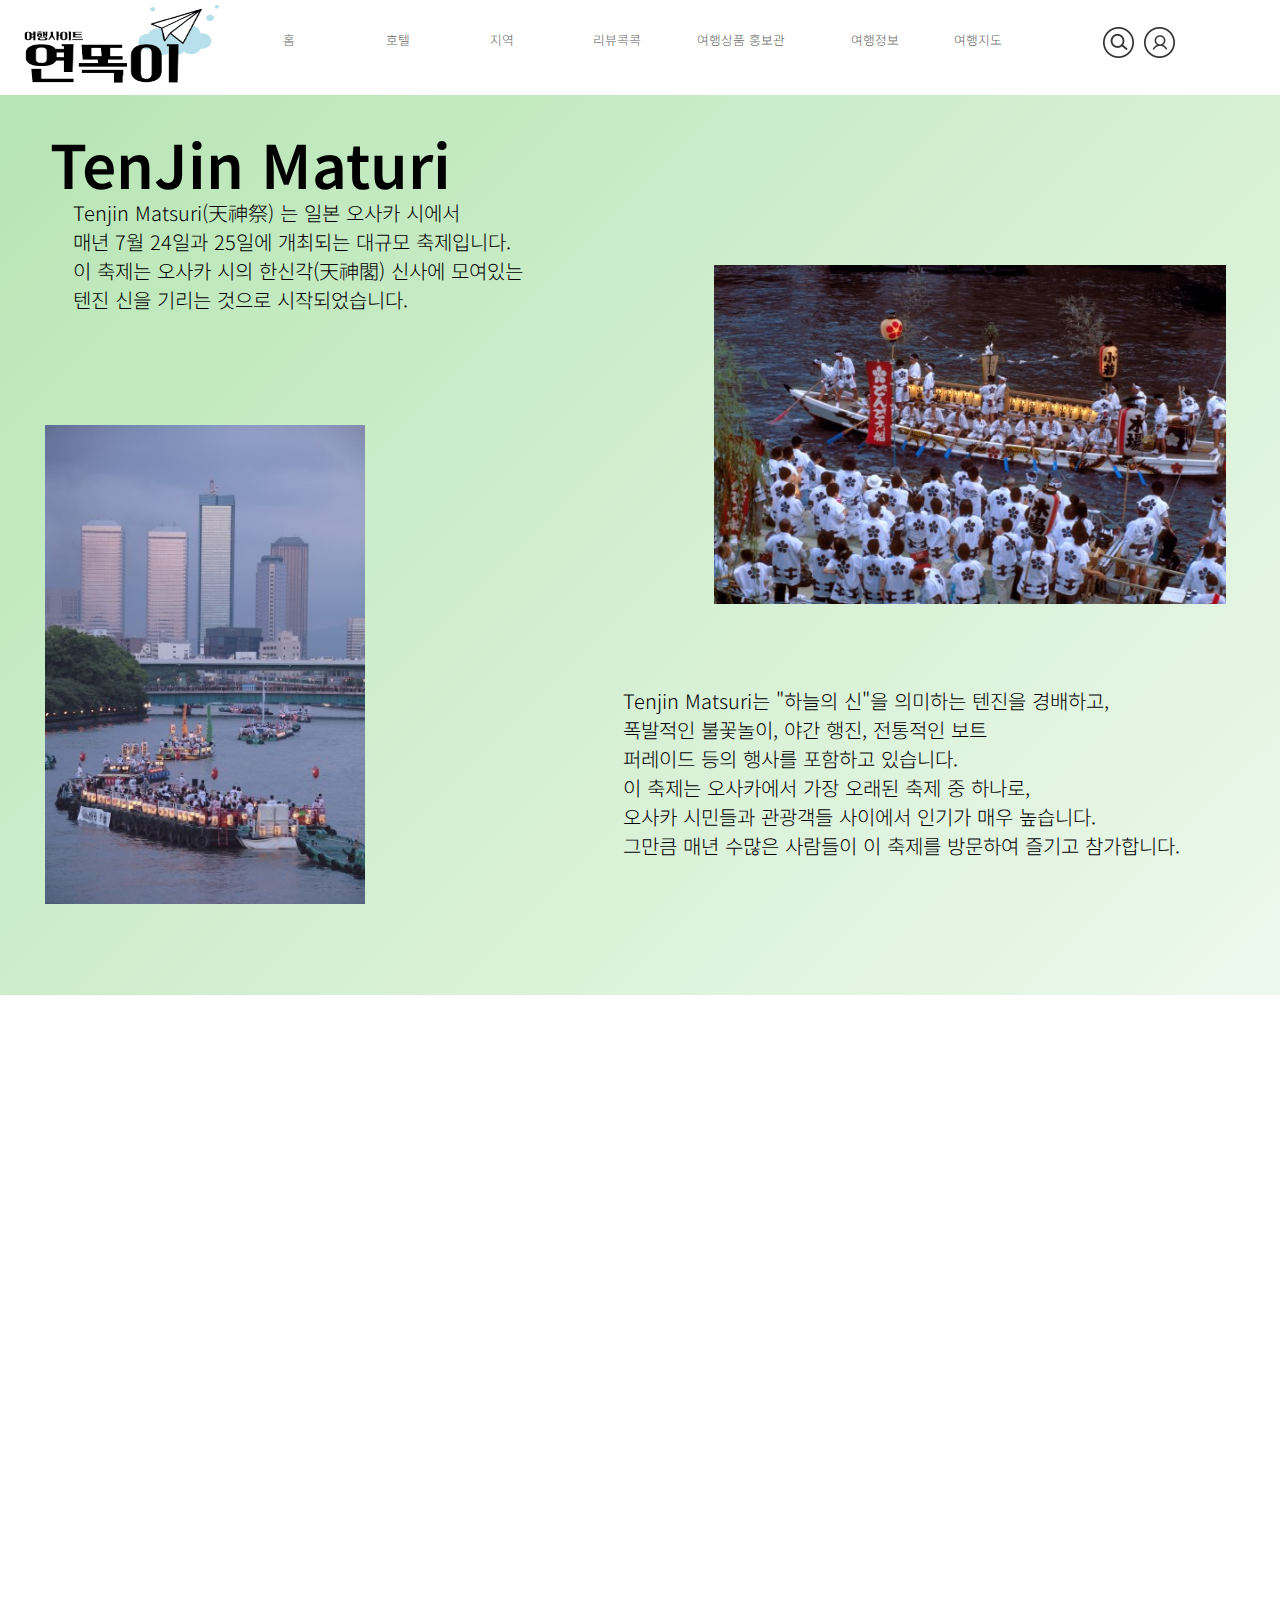
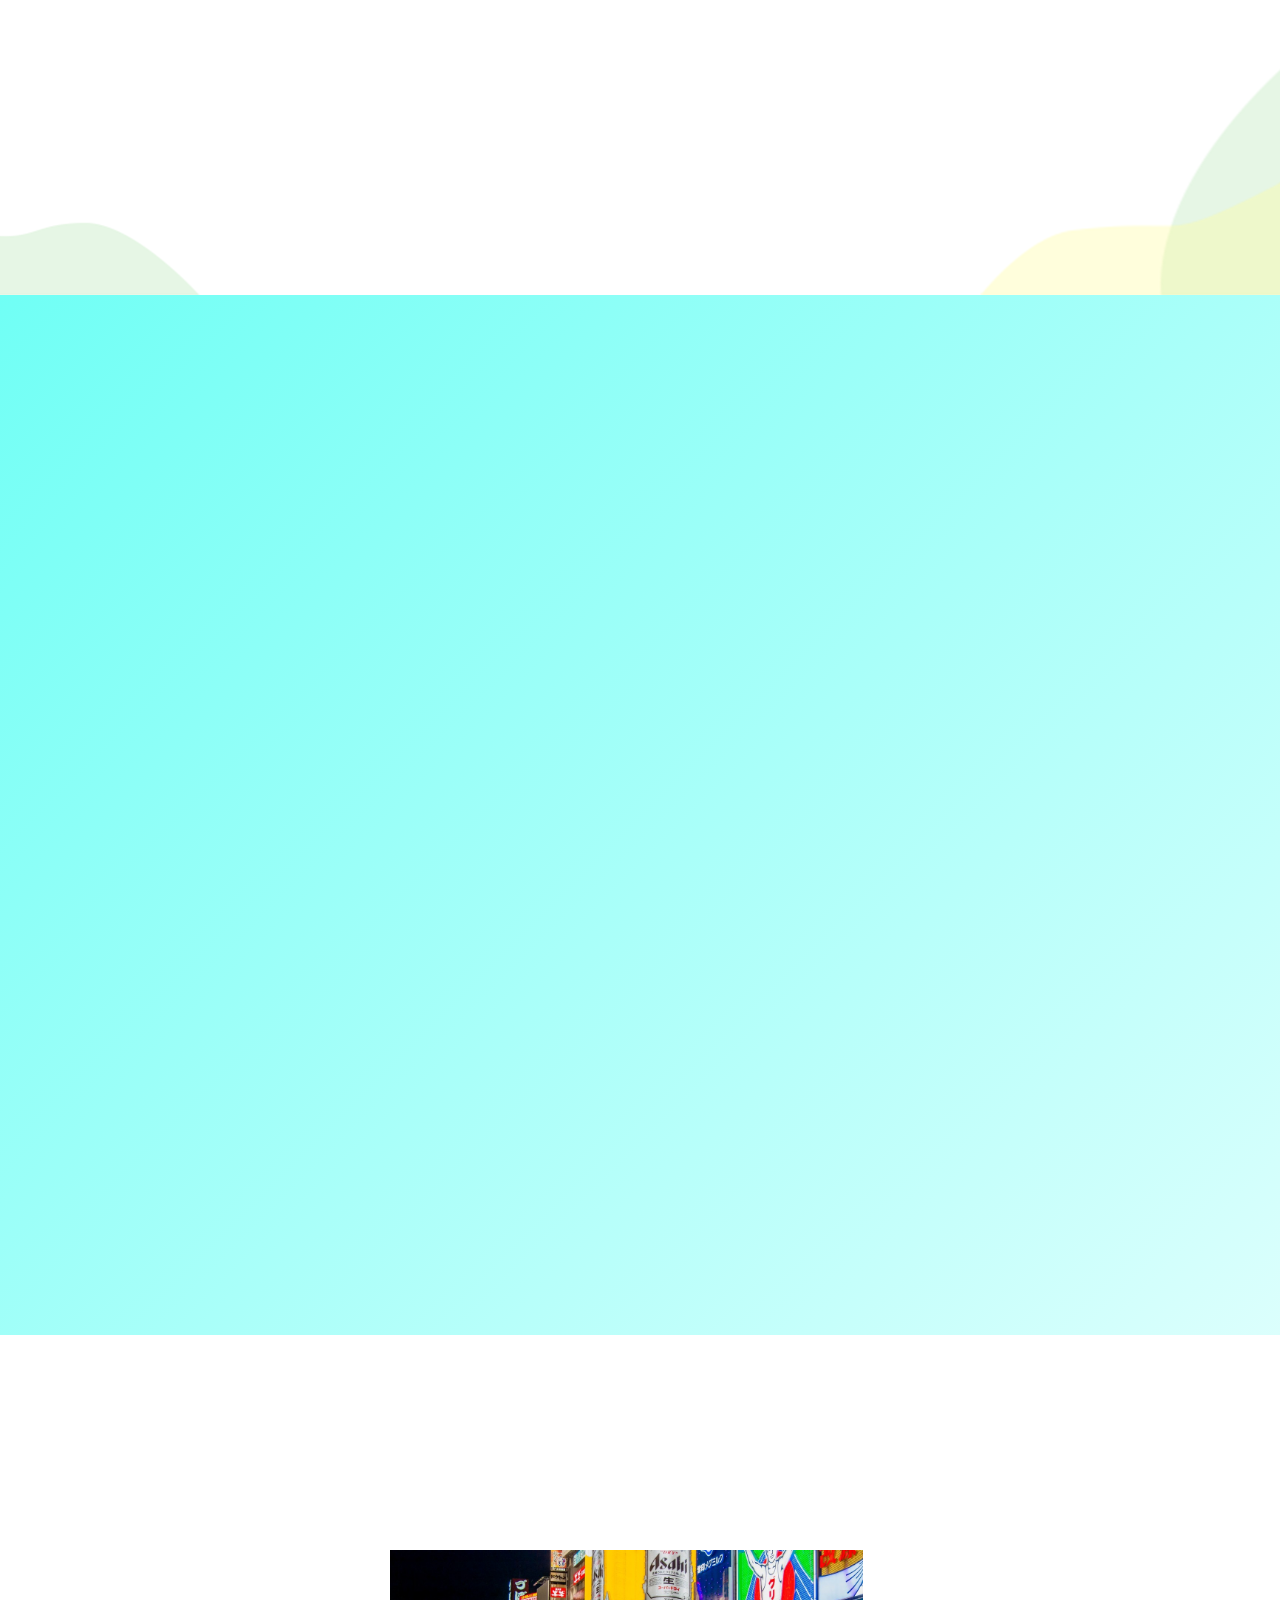
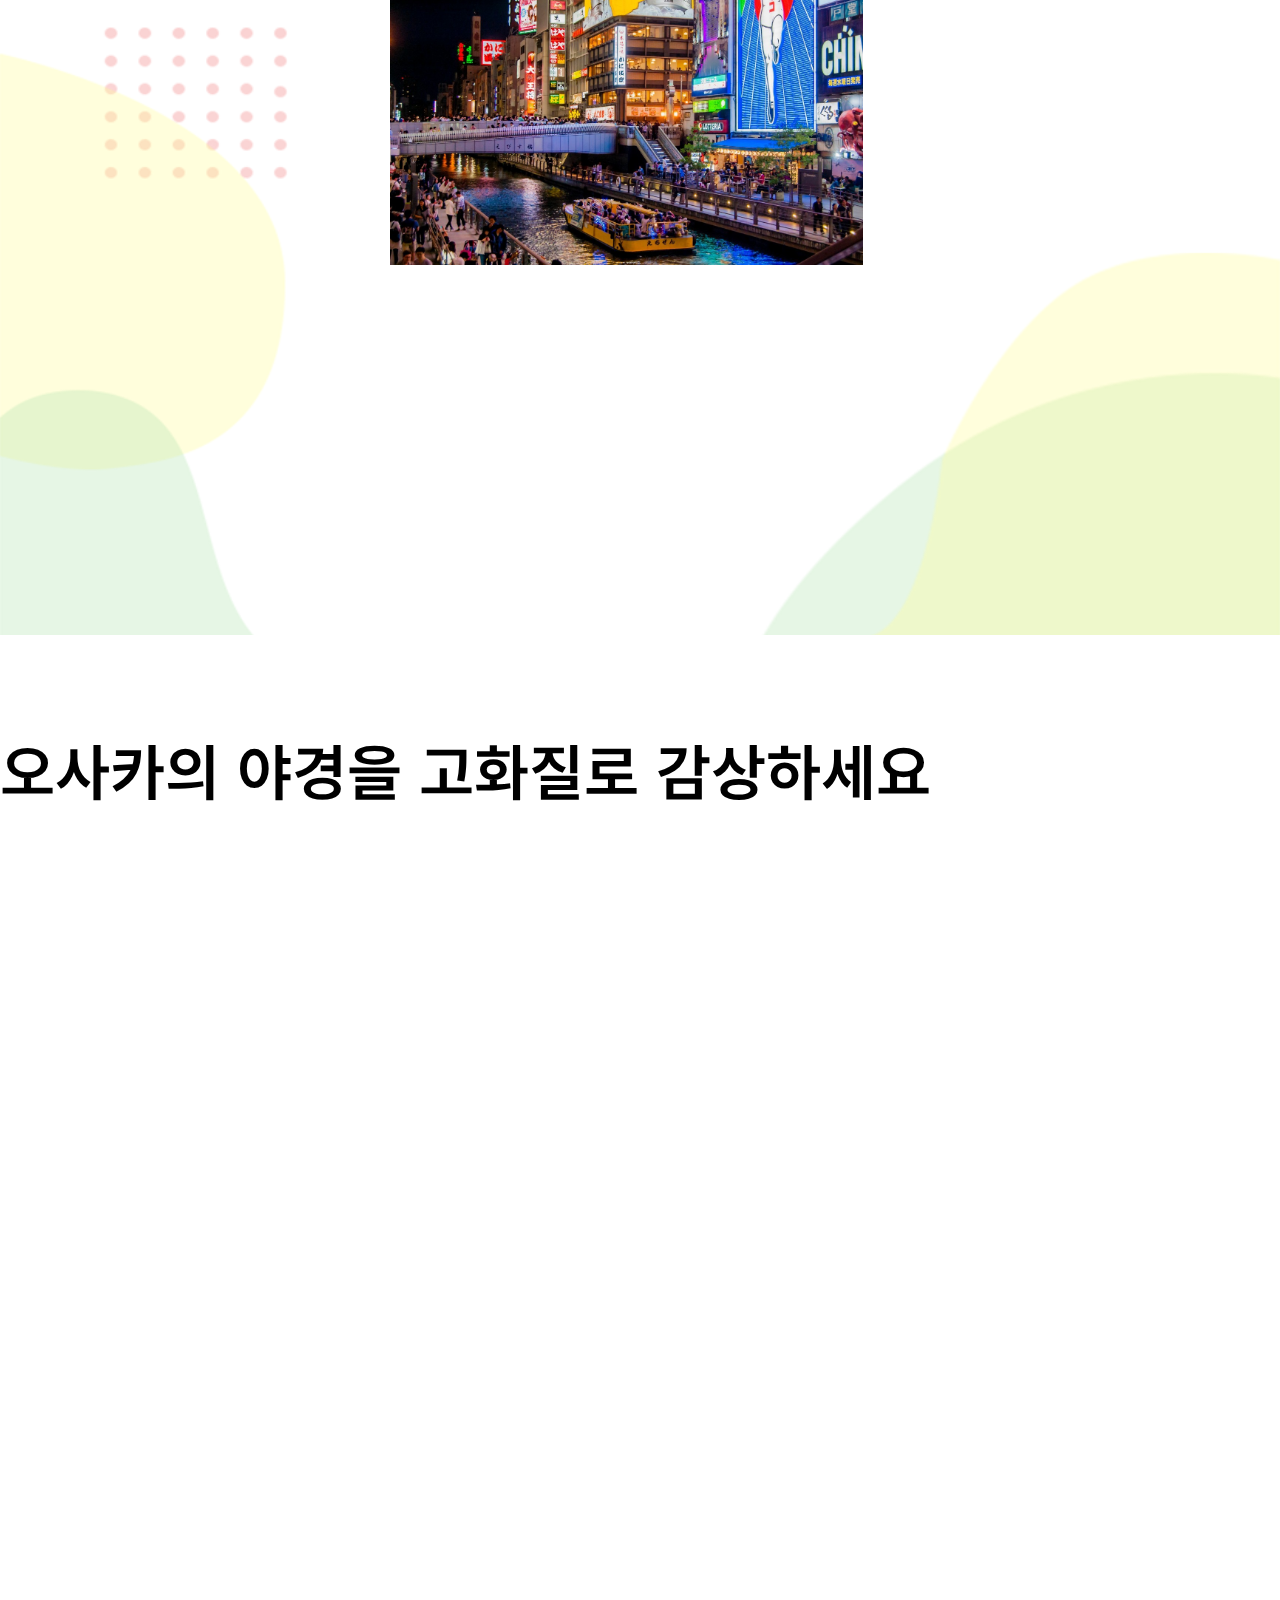
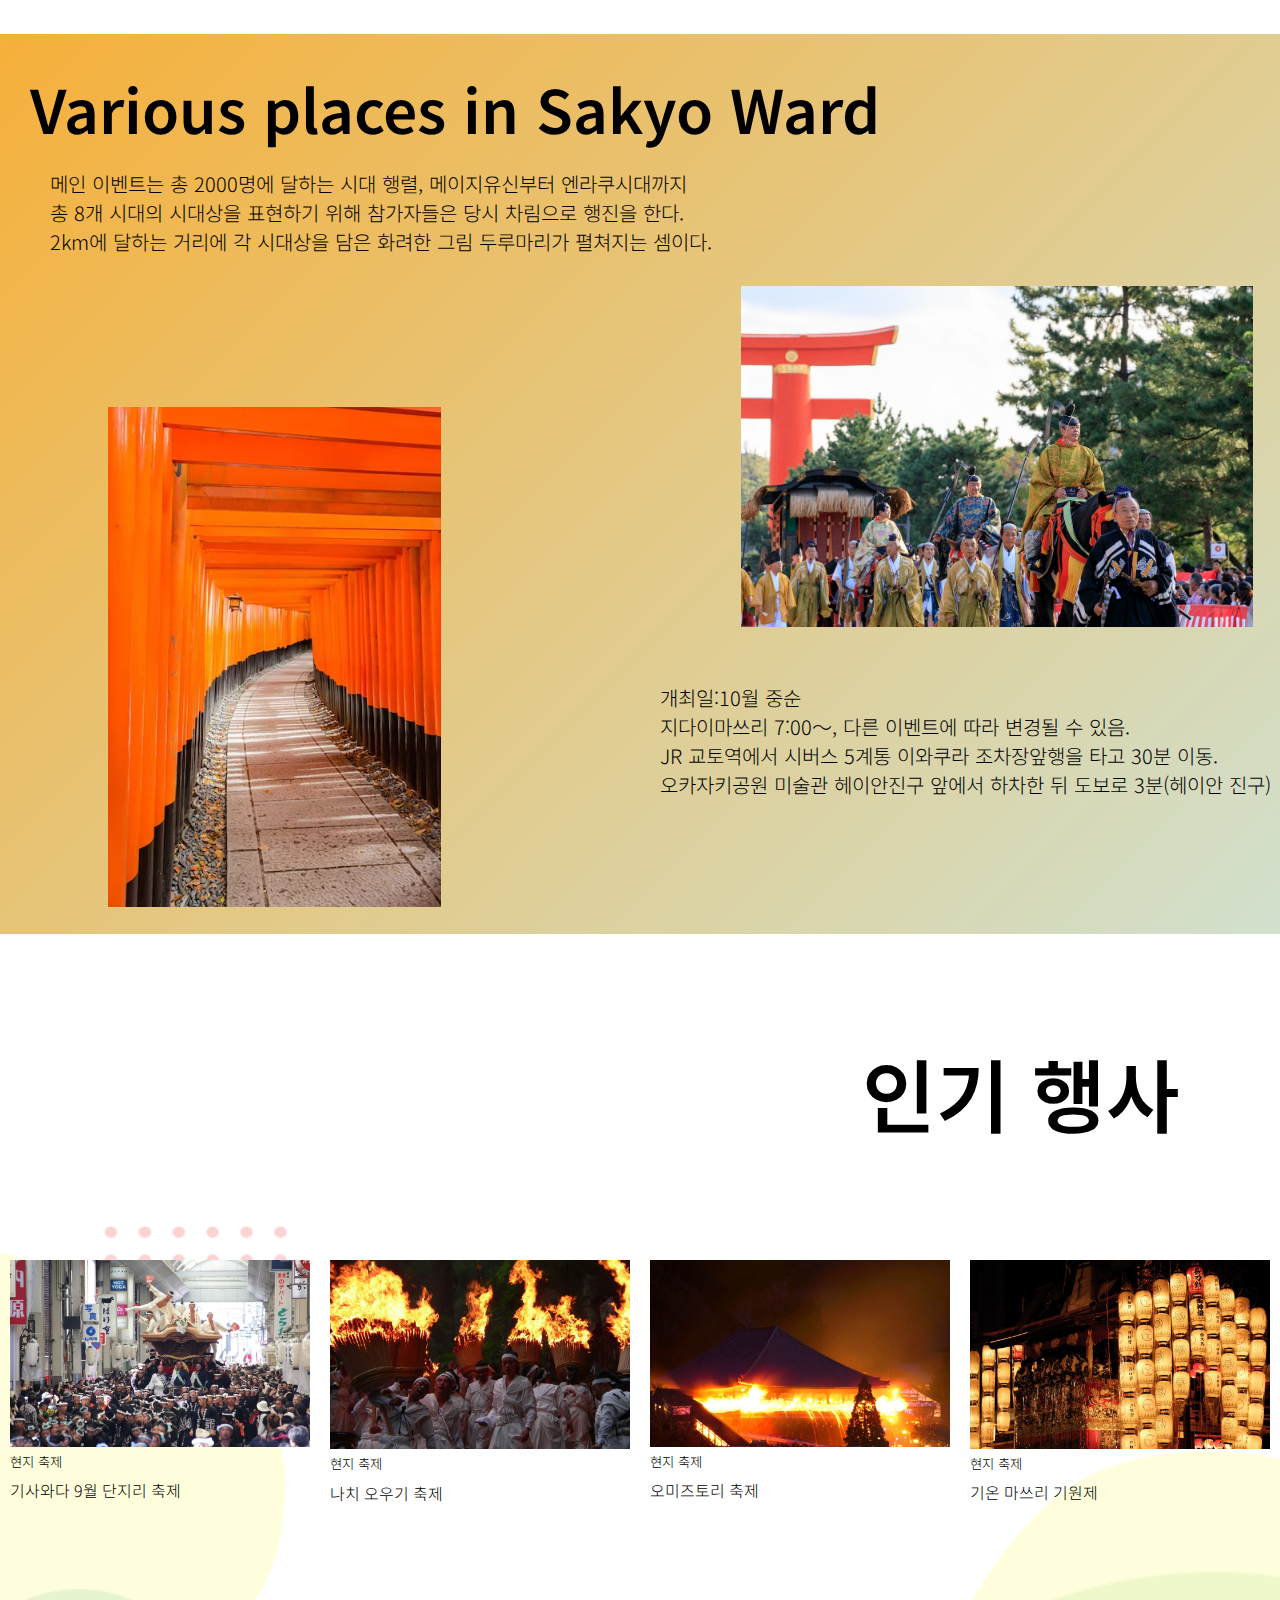
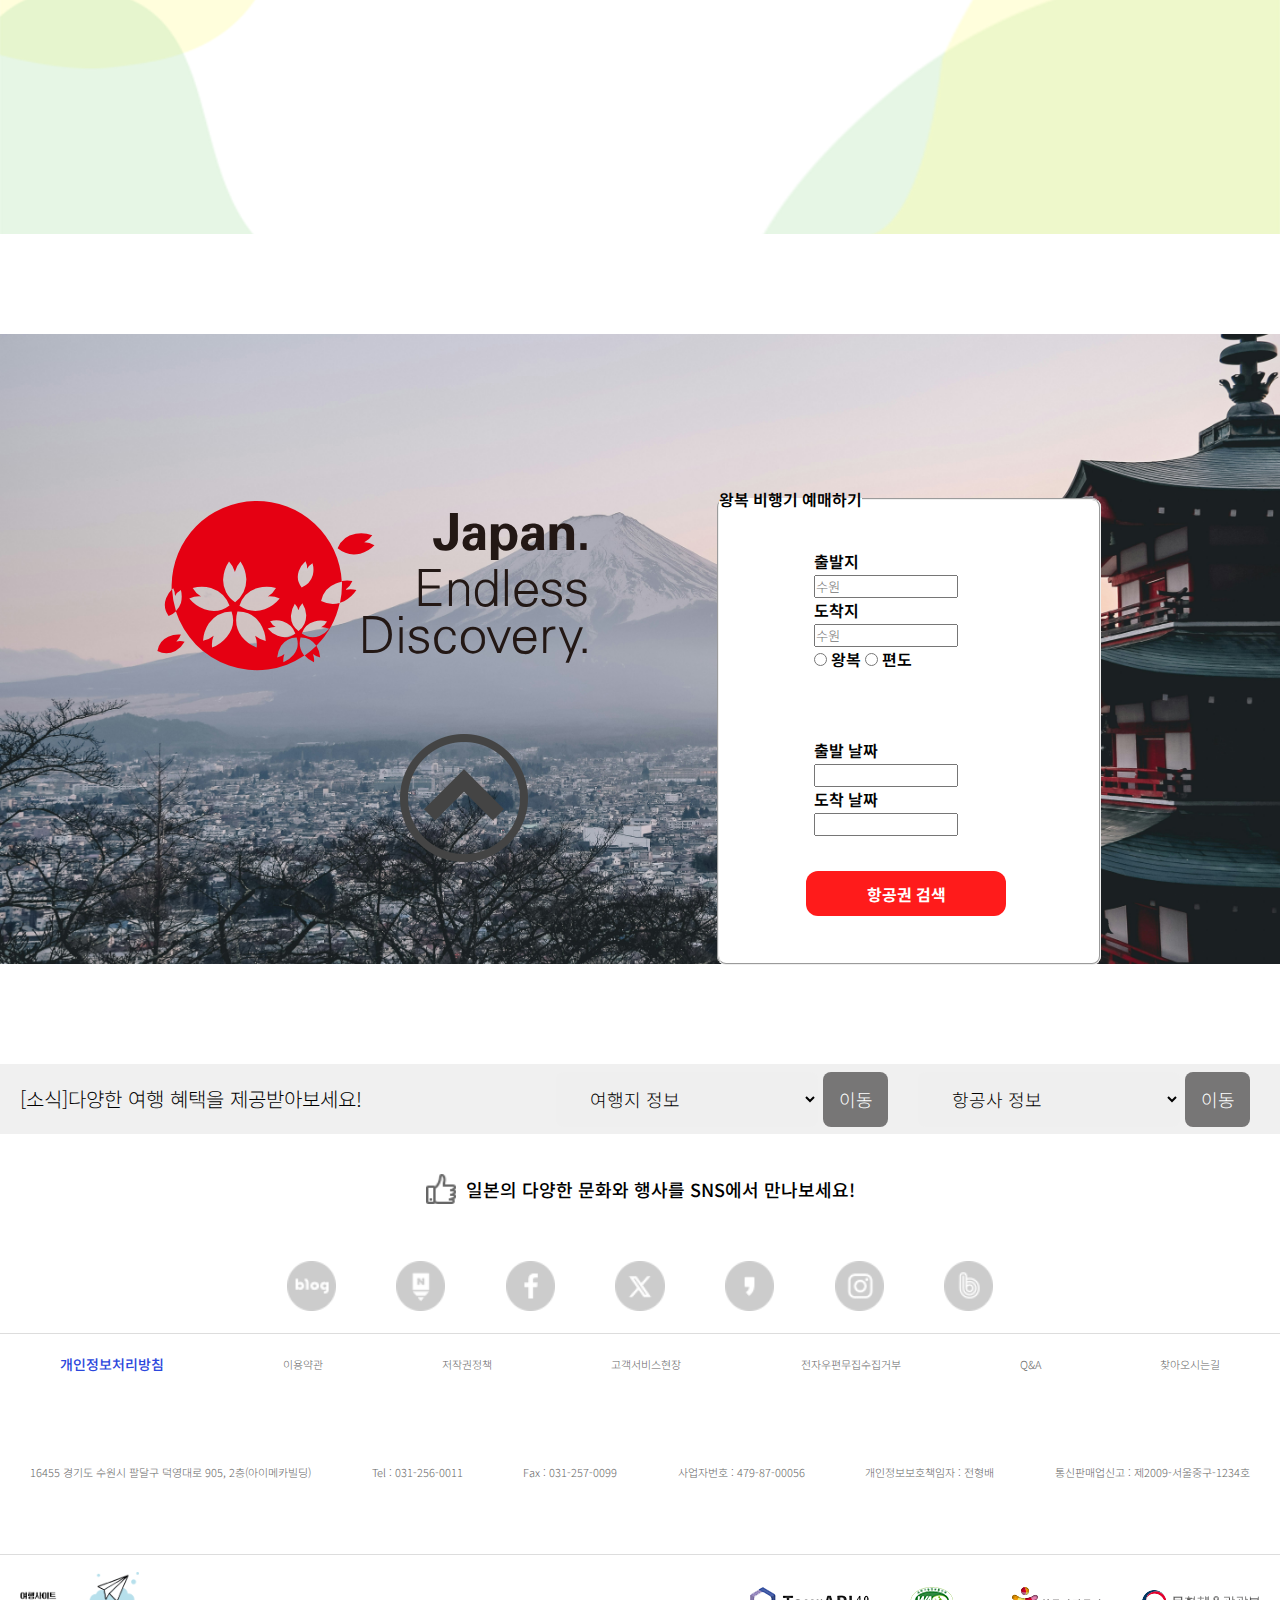
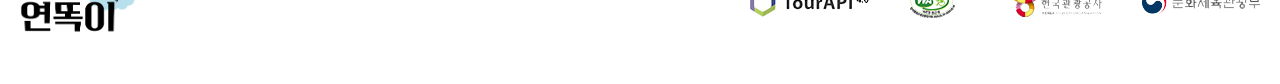
<file: sub3/mine.html>
<!DOCTYPE html>
<html lang="ko">

<head>
  <meta charset="UTF-8">
  <meta name="viewport" content="width=device-width, initial-scale=1.0">
  <title>연똑</title>

  <script src="https://ajax.aspnetcdn.com/ajax/jQuery/jquery-3.7.1.min.js"></script>
  <script src="js/mine.js"></script>
  <script src="js/JQuery.js"></script>


  <link rel="stylesheet" href="css/reset.css" >
  <link rel = "stylesheet" href="css/sub4.css" >
  <link rel = "stylesheet" href="css/common.css" >




  <style>
    @import url('https://fonts.googleapis.com/css2?family=Noto+Sans+KR:wght@100..900&display=swap');

    * {
      font-family: "Noto Sans KR", sans-serif;
      font-weight: 300;
      box-sizing: border-box;
      
    }

    h1 {
      font-weight: 600;
    }
  </style>




</head>





<body>

    


  

      <!-- 네비게이션 -->
      <header>
          <div id="main_nav">
              <nav id="main_nav_tab">
                  <div id="nav_img_box"><img src="img/rogo.png" alt="img"></div>
                  <ul class="top_nav">
                    <li><a href="../index.html">홈</a></li>
                    <li><a href="../sub2/sub3.html">호텔</a></li>
                    <li><a class="active" href="sub3/mine.html">지역</a></li>
                    <li><a href="../sub1/menu.html">리뷰콕콕</a>
                        <ul class="sub_nav">
                            <li><a href="../sub1/menu.html">AI콕콕</a></li>
                            <li><a href="../sub1/menu.html">핫플콕콕</a></li>
                            <li><a href="../sub1/menu.html">AI콕콕 플래너</a></li>
                        </ul>
                    </li>
                    <li><a href="../index.html">여행상품 홍보관</a></li>
                    <li><a  href="../index.html">여행정보</a>
                        <ul class="sub_nav">
                            <li><a href="sub3/mine.html">여행지</a></li>
                            <li><a href="sub3/mine.html">여행기사</a></li>
                            <li><a href="sub3/mine.html">여행코스</a></li>
                            <li><a href="sub3/mine.html">축제</a></li>
                            <li><a href="sub3/mine.html">공연/행사</a></li>
                            <li><a href="sub3/mine.html">이벤트</a></li>
                            <li><a href="sub3/mine.html">가볼래-터</a></li>
                            <li><a href="sub3/mine.html">디지털관광주민증</a></li>
                        </ul>
                    </li>
                    <li><a href="#">여행지도</a></li>
                </ul>
                <div id="nav_img_box2">
                  <a href="#"><img src="img/btn_header_search01.png" alt="돋보기"></a>
                  <a href="#"><img src="img/icon_header_profile1.png" alt="내정보"></a>
                  <div class="row cf">
                      <div class="three col">
                        <div class="hamburger" id="hamburger-1">
                          <span class="line"></span>
                          <span class="line"></span>
                          <span class="line"></span>
                        </div>
                      </div>
              </div>
          </nav>
          <div id="sub_nav_box"></div>
      </div>

    


  </header>

  <!-- 팝업창 -->

  <div id="pop_box">
      <!-- <img src="img/rogo.png" alt=""> -->
      
      <img src="../img/icon_special_box2.png" alt="icon" id="pop_icon1">
      <img src="../img/icon_special_box2.png" alt="icon" id="pop_icon2">
     

      <ul id="sub_top_nav">
          <li><a href="../index.html">홈</a></li>
          <li><a href="../sub2/sub3.html">호텔</a></li>
          <li><a href="mine.html">지역</a></li>
          <li ><a href="../sub1/menu.html">리뷰콕콕</a>
              <ul class="pop_sub1">
                  <li><a href="../sub1/menu.html">AI콕콕</a></li>
                  <li><a href="../sub1/menu.html">핫플콕콕</a></li>
                  <li><a href="../sub1/menu.html">AI콕콕 플래너</a></li>
              </ul>
          </li>
          <li><a href="../index.html">여행상품 홍보관</a></li>
          <li ><a href="../sub3/mine.html">여행정보</a>
              <ul class="pop_sub2">
                  <li><a href="mine.html">여행지</a></li>
                  <li><a href="mine.html">여행기사</a></li>
                  <li><a href="mine.html">여행코스</a></li>
                  <li><a href="mine.html">축제</a></li>
                  <li><a href="mine.html">공연/행사</a></li>
                  <li><a href="mine.html">이벤트</a></li>
                  <li><a href="mine.html">가볼래-터</a></li>
                  <li><a href="mine.html">디지털관광주민증</a></li>
              </ul>
          </li>
          <li><a href="index.html">여행지도</a></li>
      </ul>
  </div>

  <div id="contents">
    <div id="section1_1">

        <div class = "contents_div"> 
        
        <h1 id="s1_1_h1">TenJin Maturi</h1>
        <p id="s1_1_p1">
          Tenjin Matsuri(天神祭) 는 일본 오사카 시에서 <br>
          매년 7월 24일과 25일에 개최되는 대규모 축제입니다. <br>
          이 축제는 오사카 시의 한신각(天神閣) 신사에 모여있는 <br>
          텐진 신을 기리는 것으로 시작되었습니다.</p>

        <img src="img/배1.jpg" alt="" class="s1_1_1"> 
        <img src="img/배2.png" alt="" class="s1_1_2">

        <p id="s1_1_p2">Tenjin Matsuri는 "하늘의 신"을 의미하는 텐진을 경배하고, <br> 폭발적인 불꽃놀이, 야간 행진, 전통적인 보트 <br> 퍼레이드 등의 행사를 포함하고
          있습니다.<br> 이 축제는 오사카에서 가장 오래된 축제 중 하나로, <br> 오사카 시민들과 관광객들 사이에서 인기가 매우 높습니다. <br> 그만큼 매년 수많은 사람들이 이 축제를 방문하여 즐기고
          참가합니다.</p>
      </div>
    </div>
   
      <div id="section1_2">
        <div class = "contents_div">
          <h1 id="s1_2_h1">Sapporo in winter</h1>
          <p id="s1_2_p1">
            오도리 행사장<br>
            2024년 2월 4일(일)~2월 11일(일·공휴일)<br>
            
            삿포로의 도심부 오도리 공원에 약 1.5km에 달하는 <br> 눈과 얼음의 세계가 출현합니다.</p>
    
          <img src="img/삿포로.JPG" alt="" class="s1_2_3">
          <img src="img/삿포로눈.JPG" alt="" class="s1_2_4">
    
          <p id="s1_2_p2">점점 매서워지는 추위와 더불어 첫눈을 만날 수 있는 11월. <br> 12월 하순부터는 적설량이 늘어나면서 <br> 3월까지 새하얀 눈으로 뒤덮인 삿포로 관광을 즐길 수 있습니다.<br>스키, 스노보드, 스노슈 등 겨울철 레저 활동이 활발해지고,  <br> 추위가 절정에 달하는 1월~2월에는  <br> 삿포로 눈축제를 대표로 하는 눈 관련 이벤트가 각지에서 개최됩니다.</p>
        </div>

      </div>
      
        <div id="section1_3">
          <div >
            <h1 id="s1_3_h1">Aharen Beach</h1>
            <p id="s1_3_p1">
              나하 시내에 있는 토마리코(항구)에서 고속선, <br> 해양 라이너 토카시키라면 35분정도면 도착하는 토카시키 섬.<br> 2014년 3월에는 ‘게라마 세이도(제도) 국립 공원’으로 지정되어 <br>세계적으로도 유명하게 되었습니다. <br>특히 게라마 블루로 불리는 바다의 푸르름이 인상적입니다.<br> 게라마 제도 중의 토카시키 섬에 있는 <br>‘어하렝 비치’는 둥글게 포물선을 그리듯<br> 800m정도의 백사장이 이어지는 아름다운 해변입니다.</p>
      
            <img src="img/아하렌비치.jpg" alt="" class="s1_3_5">
            <img src="img/아하렌비치2.jpg" alt="" class="s1_3_6">
      
            <p id="s1_3_p2">투명도가 높은 산호초도 있으므로, 스노쿨링에도 최적입니다.<br> 바다에 나오면 바나나 보트나,<br> 바다 카약 등의 마린 스포츠도 할 수 있습니다. <br>여름철에는 마린 샵이 오픈하기에 화장실과 샤워 등의 걱정도 없습니다! <br>오키나와 본섬에서 당일 치기도 할 수 있어 잠깐 수영 하러 가도 좋죠!<br> 뭐든지 할 수 있겠지요. 해변 옆에서 긴 계단을 올라가면<br> 아하렝 비치를 내려 바라볼 수 있는 전망대가 있습니다.<br>꼭 그 절경을 눈에 새겨 가주세요.</p>
          </div>
    
          </div>


        <div id="section2">

          <div class = "contents_div">

          <h1 id="s2_h1"> 오사카 일주 여행 패키지</h1>
    
          <table id="box">
            <tr>
              <th>옵 션</th>
              <th >추가 가격</th>
              <th>선택</th>
            </tr>
            <tr>
              <td>오사카 최대 번화가 [도톤보리&신사이바시] 관광</td>
              <td>250000</td>
              <td><!-- 옵션 체크박스에 클릭할 때 마다 car()에 저장된  일련의 실행문을 실행합니다. -->
                <input type="checkbox" name="opt1" class="option" value="250000" onclick="picture();" >
              </td>
            </tr>
            <tr>
              <td>2일차 교토관광 or 유니버셜 스튜디오 선택관광</td>
              <td>250000</td>
              <td><input type="checkbox" name="opt2" class="option" value="250000" onclick="picture();" ></td>
            </tr>
            <tr>
              <td>오사카/교토/나라/고베 전일관광</td>
              <td>440000</td>
              <td><input type="checkbox" name="opt3" class="option" value="440000" onclick="picture();"></td>
            </tr>
            <tr>
              <th>오사카 [잇큐온천] 1회 포함 기본 패키지</th>
              <td colspan="2"><input type="text" name="total" id="total" value="13450000" ></td>
            </tr>
          </table>
    
          <img src="img/패키지.jpg" alt="" class="s2_1">
    </div>
        </div>
    

    
    

    <div id="section3">

        <div class = "contents_div">
        <h1 id="s3_h1"> 오사카의 야경을 고화질로 감상하세요</h1>
        <div id="s3_img"></div>
        </div>
    </div>




    <div id="section4">

      <div class = "contents_div">

        <h1 id="s4_h1">
          Various places in Sakyo Ward</h1>

        <img src="img/남자.png" alt="남자" id="s4_img1">

        <div>
          <p id="s4_p1">메인 이벤트는 총 2000명에 달하는 시대 행렬,
            메이지유신부터 엔라쿠시대까지 <br> 총 8개 시대의 시대상을 표현하기 위해
            참가자들은 당시 차림으로 행진을 한다. <br>
            2km에 달하는 거리에 각 시대상을 담은 화려한 그림 두루마리가
            펼쳐지는 셈이다.</p>
        </div>

        <img src="img/세로.jpg" alt="" id="s4_img2">

        <p id="s4_p2">

          개최일:10월 중순<br>
          지다이마쓰리 7:00～, 다른 이벤트에 따라 변경될 수 있음.<br>
          JR 교토역에서 시버스 5계통 이와쿠라 조차장앞행을 타고 30분 이동.<br>
          오카자키공원 미술관 헤이안진구 앞에서 하차한 뒤 도보로 3분(헤이안 진구)

        </p>

      </div>


    </div>



    <div id="section5">

      <div class = "contents_div">

      <h1 id="s5_h1">인기 행사</h1>

      <div class="content">
        <div>
          <img src="img/1.JPG" alt="1">
          <!-- <div class="text-overlay">일본에서 가장 용맹한 단지리 수레 축제</div> -->
          <sup>현지 축제</sup> <p  class = "b">기사와다 9월 단지리 축제</p>
        </div>
        <div>
          <img src="img/2.JPG" alt="2">
          <!-- <div class="text-overlay"> 신령을 상징하는 12개의 간이 신여를 횃불로 태워 정화하는 신토 의식</div> -->
          <sup>현지 축제</sup> <p class = "b">나치 오우기 축제</p>
        </div>
        <br>
        <div>
          <img src="img/3.JPG" alt="3">
          <!-- <div class="text-overlay">불과 물을 기리는 극적인 축제</div> -->
          <sup>현지 축제</sup> <p  class = "b">오미즈토리 축제</p>
        </div>
        <div>
          <img src="img/4.JPG" alt="4">
          <!-- <div class="text-overlay">교토에서 가장 뜨거운 여름 축제</div> -->
          <sup>현지 축제</sup> <p  class = "b">기온 마쓰리 기원제</p>
        </div>
      </div>

      </div>
    </div>


    <div id="section6">

      <div>

      <img src = "img/cover.svg " alt="">
 
      <fieldset class="s4_textbox">
        <legend style="text-align: left;">왕복 비행기 예매하기</legend>

        <div id="s4_textbox_1">
          <label for="textbox">출발지</label><br>
          <input type="text" id="textbox" name="textbox" placeholder="수원">
          <br>

          <label for="textbox1">도착지</label><br>
          <input type="text" id="textbox1" name="textbox" placeholder="수원">

          <br>
          <input type="radio" name="flight" value="1" id="w">
          <label for="w">왕복</label>
          <input type="radio" name="flight" value="2" id="p">
          <label for="p">편도</label><br>
          <br>


        </div>

        <br>

        <div id="s4_textbox_2">
          <p>출발 날짜 <input type="text" ></p>
          <p>도착 날짜 <input type="text"></p>
        </div>

        <input type="submit" value="항공권 검색" id="popup_Btn">


      </fieldset>


      <div id = "boxWrap">
        <div id = "box_popup" style="z-index: 100;">
          <img src = "img/항공권.JPG" alt = "항공권">
          <button id = "cbtn">close</button>
        </div>

      </div>

      <a id = "content_top"> <img src = "img/화살표.png"  alt = "화살표"></a>

    </div>
  
  </div>
  </div>


   <!-- 푸터 페이지 -->
        
   <footer>
    <div id="footer_top">
        <ul id="fot_top_slide">
            <li>[소식]다양한 여행 혜택을 제공받아보세요!</li>
            <li>[소식]"3월은 여행가는 달", 항공권 할인받고 봄철 비행기여행떠나요!</li>
            <li>[소식]벚꽃과 술 도쿄의 벚꽃축제를 즐겨보세요!</li>
            <li>[소식]각종 호텔 할인혜택을 잊지말고 꼭 챙겨가세요!</li>
        </ul>
        <select class="fot_top_mid">
            <option value="">여행지 정보</option>
            <option value="">간토</option>
            <option value="">규슈</option>
            <option value="">간사이</option>
            <option value="">훗카이도</option>
            <option value="">도호쿠</option>
            <option value="">도카이</option>
            <option value="">주고쿠</option>
            <option value="">오키나와</option>
        </select>

        <button class="fot_top_btn"><a href="#">이동</a></button>

        <select class="fot_top_mid">
            <option value="">항공사 정보</option>
            <option value="">제주항공</option>
            <option value="">티웨이항공</option>
            <option value="">진에어항공</option>
            <option value="">에어부산</option>
            <option value="">에어프레미아</option>
            <option value="">이스타항공</option>
            <option value="">플라이강원</option>
            <option value="">에어로케이</option>
        </select>

        <button class="fot_top_btn"><a href="#">이동</a></button>


    </div>

    <div id="footer_top2"><img src="img/ico_footer_sns.png" alt="foot"><p>일본의 다양한 문화와 행사를 SNS에서 만나보세요!</p></div>

    <div id="footer_img">
        <li><a href="https://www.naver.com/"><img src="img/ico_sns1.png" alt="icon"></a></li>
        <li><a href="https://www.japan.travel/ko/kr/"><img src="img/ico_sns2.png" alt="icon"></a></li>
        <li><a href="https://www.facebook.com/?locale=ko_KR"><img src="img/ico_sns3.png" alt="icon"></a></li>
        <li><a href="https://twitter.com/?lang=ko"><img src="img/ico_sns4.png" alt="icon"></a></li>
        <li><a href="https://accounts.kakao.com/login/?continue=https%3A%2F%2Fkauth.kakao.com%2Foauth%2Fauthorize%3Fresponse_type%3Dcode%26redirect_uri%3Dhttps%253A%252F%252Fstory.kakao.com%252Fs%252Foauth%26state%3D35153b36d5a48%26through_account%3Dtrue%26client_id%3D2a8b2aa0dc2c4e9121bbd4b9bdb70bc1#login"><img src="img/ico_sns5.png" alt="icon"></a></li>
        <li><a href="https://www.instagram.com/"><img src="img/ico_sns7.png" alt="icon"></a></li>
        <li><a href="https://band.us/ko"><img src="img/ico_sns9.png" alt="icon"></a></li>


    </div>

    <div class="footer_bottom">
        <ul>
            <li><a href="#">개인정보처리방침</a></li>
            <li>이용약관</li>
            <li>저작권정책</li>
            <li>고객서비스현장</li>
            <li>전자우편무집수집거부</li>
            <li>Q&A</li>
            <li>찾아오시는길</li>
        </ul>
    </div>

    <div class="footer_bottom">
        <ul>
            <li> 16455 경기도 수원시 팔달구 덕영대로 905, 2층(아이메카빌딩)</li>
            <li>Tel : 031-256-0011</li>
            <li>Fax : 031-257-0099</li>
            <li>사업자번호 : 479-87-00056</li>
            <li>개인정보보호책임자 : 전형배</li>
            <li>통신판매업신고 : 제2009-서울중구-1234호</li>
          
        </ul>
    </div>

    <div id="footer_bottom2">
        <span><img src="img/rogo.png" alt="logo" id="footer_imgrogo"></span>

        <ul>
            <li><img src="img/logo_foot_api.png" alt="footerImg"></li>
            <li><img src="img/logo_foot_wa.png" alt="footerImg"></li>
            <li><img src="img/logo_foot_gg.png" alt="footerImg"></li>
            <li><img src="img/logo_foot_mg.png" alt="footerImg"></li>
        </ul>
    </div>


</footer>



</div>


<!-- JS CDN & SRC -->
<script src="https://ajax.googleapis.com/ajax/libs/jquery/3.7.1/jquery.min.js"></script>

<script src="https://cdn.jsdelivr.net/npm/swiper@11/swiper-bundle.min.js"></script>

<script src="js/main.js"></script>
<script src="js/JQuery.js"></script>


  

</body>

</html>
</file>
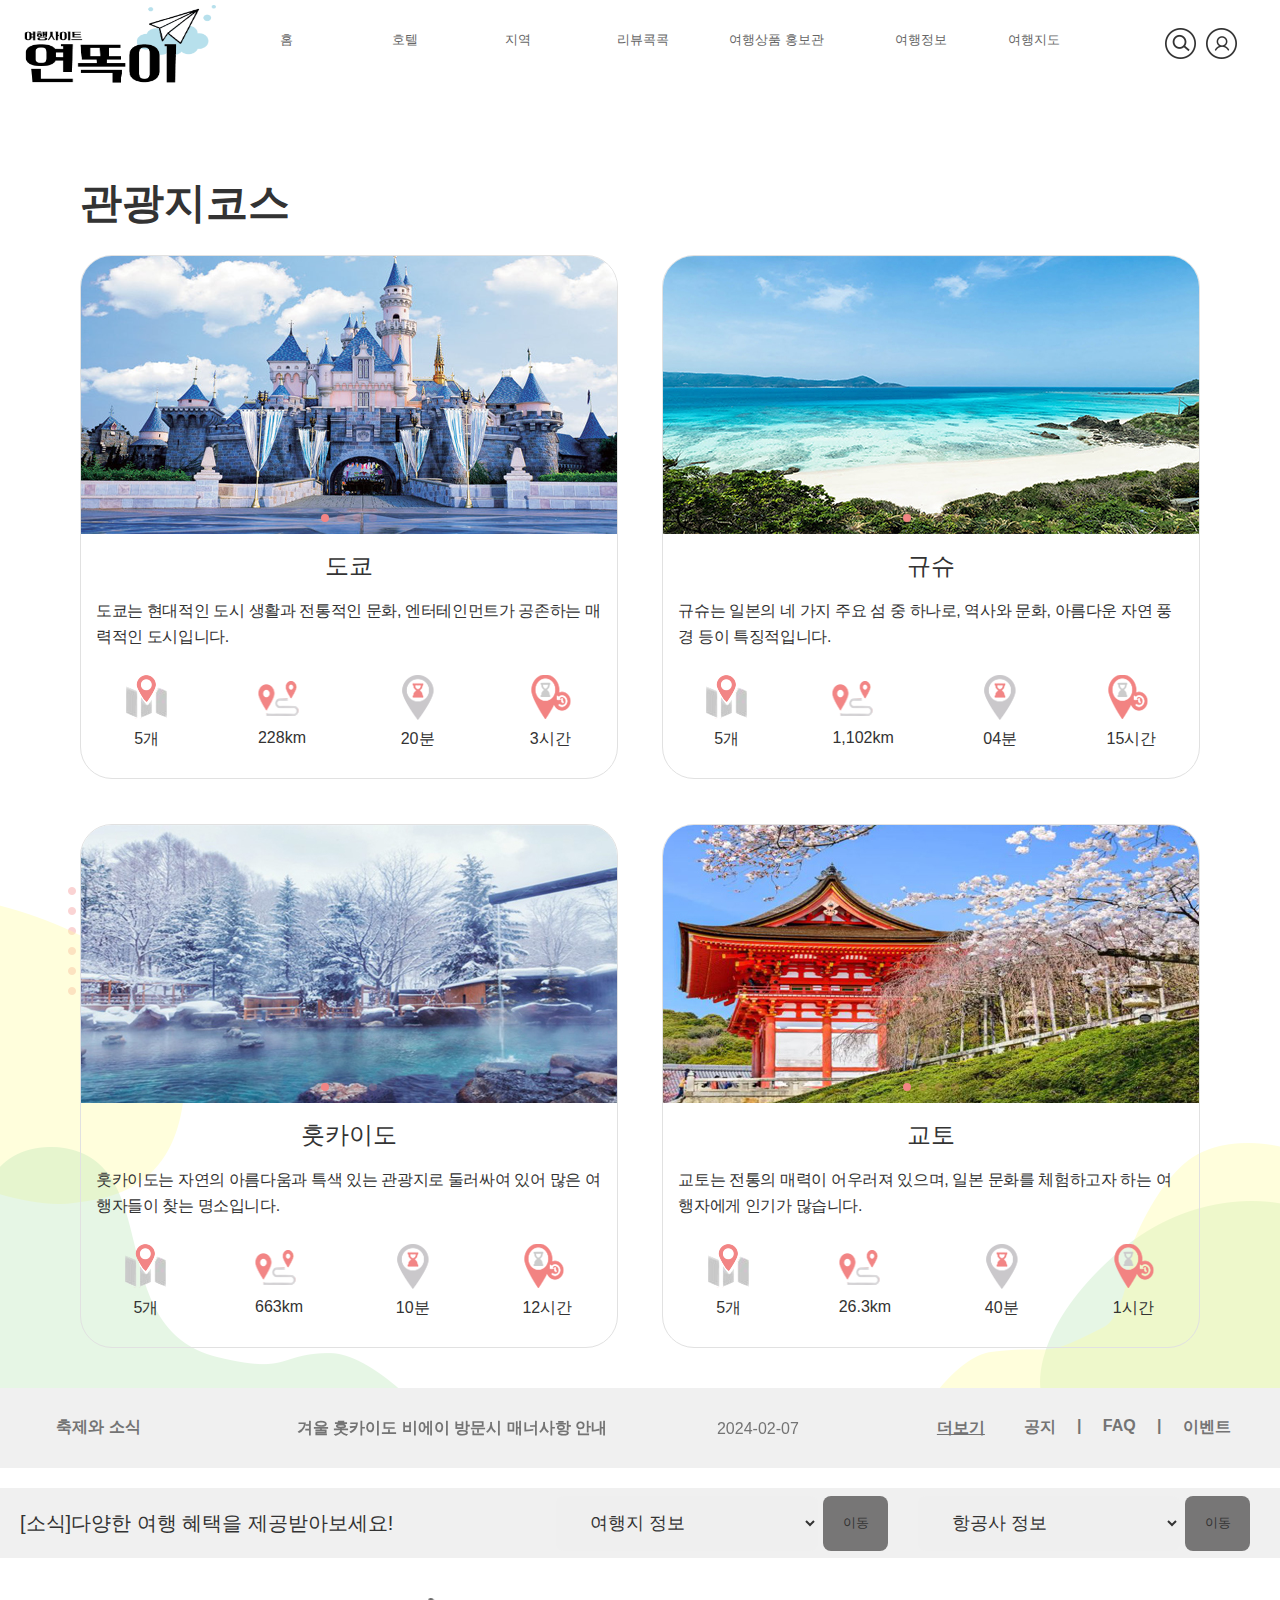
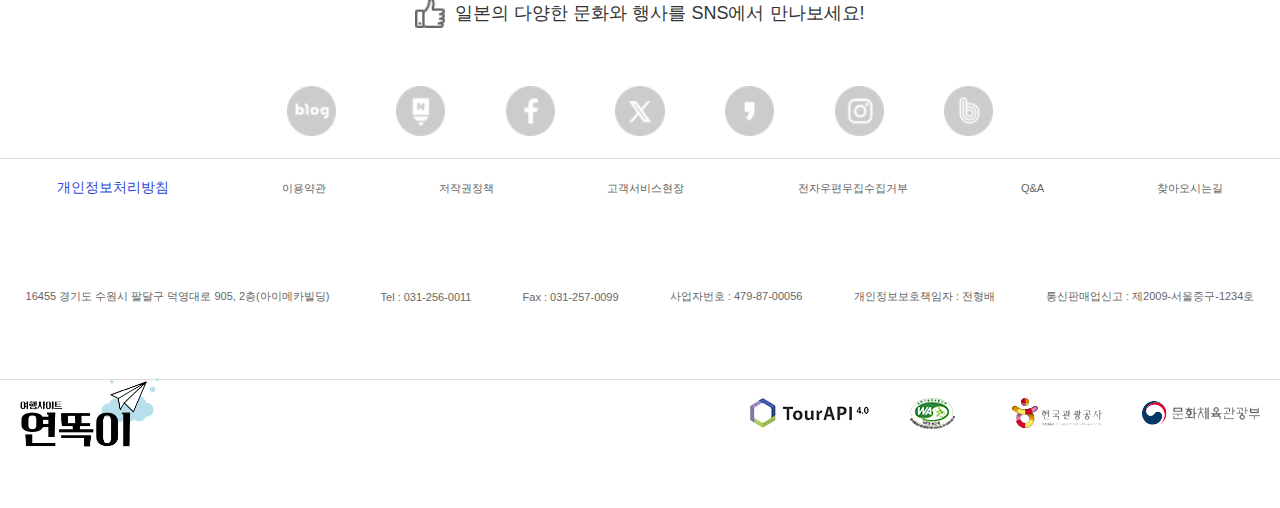
<file: sub3/sub1/menu.html>
<!DOCTYPE html>
<html lang="ko">

<head>
    <meta charset="UTF-8">
    <meta name="viewport" content="width=device-width, initial-scale=1.0">
    <title>연똑 리뷰 페이지</title>

    <!-- Link Swiper's CSS -->
    
    <link rel="stylesheet" href="https://cdn.jsdelivr.net/npm/swiper@11/swiper-bundle.min.css" />
    <link rel="stylesheet" href="css/reset.css">

   
    
</head>

<body>
    <!-- 마우스 커서 무브 -->

    <div class="circle"></div>


    <!-- 네비게이션 -->
    <header>
        <div id="main_nav">
            <nav id="main_nav_tab">
                <div id="nav_img_box"><img src="image/rogo.png" alt=""></div>
                <ul class="top_nav">
                    <li><a href="../index.html">홈</a></li>
                    <li><a href="../sub2/sub3.html">호텔</a></li>
                    <li><a href="../sub3/mine.html">지역</a></li>
                    <li><a class="active" href="menu.html">리뷰콕콕</a>
                        <ul class="sub_nav">
                            <li><a href="menu.html">AI콕콕</a></li>
                            <li><a href="menu.html">핫플콕콕</a></li>
                            <li><a href="menu.html">AI콕콕 플래너</a></li>
                        </ul>
                    </li>
                    <li><a href="../index.html">여행상품 홍보관</a></li>
                    <li><a href="../index.html">여행정보</a>
                        <ul class="sub_nav">
                            <li><a href="../sub3/mine.html">여행지</a></li>
                            <li><a href="../sub3/mine.html">여행기사</a></li>
                            <li><a href="../sub3/mine.html">여행코스</a></li>
                            <li><a href="../sub3/mine.html">축제</a></li>
                            <li><a href="../sub3/mine.html">공연/행사</a></li>
                            <li><a href="../sub3/mine.html">이벤트</a></li>
                            <li><a href="../sub3/mine.html">가볼래-터</a></li>
                            <li><a href="../sub3/mine.html">디지털관광주민증</a></li>
                        </ul>
                    </li>
                    <li><a href="#">여행지도</a></li>
                </ul>
                <div id="nav_img_box2">
                    <a href="#"><img src="img/btn_header_search01.png" alt="돋보기"></a>
                    <a href="#"><img src="img/icon_header_profile1.png" alt="내정보"></a>
                    <div class="row cf">
                        <div class="three col">
                          <div class="hamburger" id="hamburger-1">
                            <span class="line"></span>
                            <span class="line"></span>
                            <span class="line"></span>
                          </div>
                        </div>
                </div>
            </nav>
            <div id="sub_nav_box"></div>
        </div>

      


    </header>

    <!-- 팝업창 -->

    <div id="pop_box">
        <!-- <img src="img/rogo.png" alt=""> -->
        
        <img src="../img/icon_special_box2.png" alt="icon" id="pop_icon1">
        <img src="../img/icon_special_box2.png" alt="icon" id="pop_icon2">
       

        <ul id="sub_top_nav">
            <li><a href="index.html">홈</a></li>
            <li><a href="sub2/sub3.html">호텔</a></li>
            <li><a href="sub3/mine.html">지역</a></li>
            <li ><a href="sub1/menu.html">리뷰콕콕</a>
                <ul class="pop_sub1">
                    <li><a href="sub1/menu.html">AI콕콕</a></li>
                    <li><a href="sub1/menu.html">핫플콕콕</a></li>
                    <li><a href="sub1/menu.html">AI콕콕 플래너</a></li>
                </ul>
            </li>
            <li><a href="index.html">여행상품 홍보관</a></li>
            <li ><a href="sub3/mine.html">여행정보</a>
                <ul class="pop_sub2">
                    <li><a href="sub3/mine.html">여행지</a></li>
                    <li><a href="sub3/mine.html">여행기사</a></li>
                    <li><a href="sub3/mine.html">여행코스</a></li>
                    <li><a href="sub3/mine.html">축제</a></li>
                    <li><a href="sub3/mine.html">공연/행사</a></li>
                    <li><a href="sub3/mine.html">이벤트</a></li>
                    <li><a href="sub3/mine.html">가볼래-터</a></li>
                    <li><a href="sub3/mine.html">디지털관광주민증</a></li>
                </ul>
            </li>
            <li><a href="index.html">여행지도</a></li>
        </ul>
    </div>


    <div class="containerbox">


        <div class="contents-head">
            <h2 class="contents-title">관광지코스</h2>
        </div>


        <div class="contentsbody">
            <ul class="contentslist">
                <!-- 1번째 -->

                <li>
                    <div class="contentitem-wrap">
                        <div class="item-image swiper" style="height: 278px;">
                            <div class="swiper-wrapper">
                                <div class="swiper-slide"><img src="image/dokyo/disneyland.png" alt=""></div>
                                <div class="swiper-slide"><img src="image/dokyo/huzlsan.png" alt=""></div>
                                <div class="swiper-slide"><img src="image/dokyo/bongodori.jpg" alt=""></div>
                                <div class="swiper-slide"><img src="image/dokyo/kamacura.png" alt=""></div>
                            </div>
                            <!-- <div class="swiper-button-next"></div>
                            <div class="swiper-button-prev"></div> -->
                            <div class="swiper-pagination"></div>
                        </div>
                        <div class="item-contents">
                            <div class="item-title ">도쿄</div>
                            <div class="item-text dokyotext">도쿄는 현대적인 도시 생활과 전통적인 문화,  엔터테인먼트가 공존하는 매력적인 도시입니다.
                            </div>
                            <div class="icons">


                                <div class="icon1">
                                    <!-- 이미지 수정해야함  -->
                                    <div class="subway">
                                        <img src="image/icons/icon11.png" alt="">
                                    </div>
                                    
                                    <div>5개</div>
                                </div>
                                <div class="icon2">
                                    <div class="subway">
                                        <img src="image/icons/icon222.png" alt="">
                                    </div>
                                   
                                
                                    <div>228km</div>
                                </div>
                                <div class="icon3">
                                    <div class="subway">
                                        <img src="image/icons/icon333.png" alt="">
                                    </div>
                                   
                                    <div>20분</div>
                                </div>
                                <div class="icon4">
                                    <div class="subway">
                                        <img src="image/icons/icon44.png" alt="">
                                    </div>
                                   
                                    <div>3시간</div>
                                </div>

                            </div>
                        </div>
                    </div>
                </li>

                <!-- 2번째 -->

                <li>
                    <div class="contentitem-wrap">
                        <div class="item-image swiper" style="height: 278px;">
                            <div class="swiper-wrapper">
                                <div class="swiper-slide"><img src="image/hokkaido/hokkaidohot.jpg" alt=""></div>
                                <div class="swiper-slide"><img src="image/hokkaido/otarusnowfestival.jpg" alt=""></div>
                                <div class="swiper-slide"><img src="image/hokkaido/laketoya.jpg" alt=""></div>
                                <div class="swiper-slide"><img src="image/hokkaido/ShiroikoiPark.jpg" alt=""></div>
                            </div>
                            <!-- <div class="swiper-button-next"></div>
                            <div class="swiper-button-prev"></div> -->
                            <div class="swiper-pagination"></div>
                        </div>
                        <div class="item-contents">
                            <div class="item-title">훗카이도</div>
                            <div class="item-text">훗카이도는 자연의 아름다움과 특색 있는 관광지로 둘러싸여 있어 많은 여행자들이 찾는 명소입니다.
                            </div>
                            <div class="icons">
                                <div class="icon1">
                                    <div class="subway">
                                        <img src="image/icons/icon11.png" alt="">
                                    </div>
                                   
                                    <div>5개</div>
                                </div>
                                <div class="icon2">
                                    <div class="subway">
                                        <img src="image/icons/icon222.png" alt="">
                                    </div>
                                   
                                    <div>663km</div>
                                </div>
                                <div class="icon3">
                                    <div class="subway">
                                        <img src="image/icons/icon333.png" alt="">
                                    </div>
                                   
                                    <div>10분</div>
                                </div>
                                <div class="icon4">
                                    <div class="subway">
                                        <img src="image/icons/icon44.png" alt="">
                                    </div>
                                   
                                    <div>12시간</div>
                                </div>

                            </div>
                        </div>
                    </div>
                </li>
                <!-- 3번째 -->

                <li>
                    <div class="contentitem-wrap">
                        <div class="item-image swiper" style="height: 278px;">
                            <div class="swiper-wrapper">
                                <div class="swiper-slide"><img src="image/kyosu/kagoshimabeach.jpg" alt=""></div>
                                <div class="swiper-slide"><img src="image/kyosu/idarlshrine.jpg" alt=""></div>
                                <div class="swiper-slide"><img src="image/kyosu/kagoshima33.jpg" alt=""></div>
                                <div class="swiper-slide"><img src="image/kyosu/house.jpg" alt=""></div>
                            </div>
                            <!-- <div class="swiper-button-next"></div>
                            <div class="swiper-button-prev"></div> -->
                            <div class="swiper-pagination"></div>
                        </div>
                        <div class="item-contents">
                            <div class="item-title">규슈</div>
                            <div class="item-text">규슈는 일본의 네 가지 주요 섬 중 하나로, 역사와 문화, 아름다운 자연 풍경 등이 특징적입니다.

                            </div>
                            <div class="icons">
                                <div class="icon1">
                                    <div class="subway">
                                        <img src="image/icons/icon11.png" alt="">
                                    </div>
                                    
                                    <div>5개</div>
                                </div>
                                <div class="icon2">
                                    <div class="subway">
                                        <img src="image/icons/icon222.png" alt="">
                                    </div>
                                    
                                    <div>1,102km</div>
                                </div>
                                <div class="icon3">
                                    <div class="subway">
                                        <img src="image/icons/icon333.png" alt="">
                                    </div>
                                   
                                    <div>04분</div>
                                </div>
                                <div class="icon4">
                                    <div class="subway">
                                        <img src="image/icons/icon44.png" alt="">
                                    </div>
                                    
                                    <div>15시간</div>
                                </div>

                            </div>
                        </div>
                    </div>
                </li>
                <!-- 4번째 -->
                <li>
                    <div class="contentitem-wrap">
                        <div class="item-image swiper" style="height: 278px;">
                            <div class="swiper-wrapper">
                                <div class="swiper-slide"><img src="image/kyoto/kiyozml.jpg" alt=""></div>
                                <div class="swiper-slide"><img src="image/kyoto/Eigamura.jpg" alt=""></div>
                                <div class="swiper-slide"><img src="image/kyoto/Shinsen-en.jpg" alt=""></div>
                                <div class="swiper-slide"><img src="image/kyoto/kyotogarden.jpg" alt=""></div>
                            </div>
                            <!-- <div class="swiper-button-next"></div>
                            <div class="swiper-button-prev"></div> -->
                            <div class="swiper-pagination"></div>
                        </div>
                        <div class="item-contents">
                            <div class="item-title">교토</div>
                            <div class="item-text kyototext">교토는 전통의 매력이 어우러져 있으며, 일본 문화를 체험하고자 하는 여행자에게 인기가 많습니다.

                            </div>
                            <div class="icons ">

                                <div class="icon1">
                                    <div class="subway">
                                        <img src="image/icons/icon11.png" alt="">
                                    </div>
                                    
                                    <div>5개</div>
                                </div>
                                <div class="icon2">
                                    <div class="subway">
                                        <img src="image/icons/icon222.png" alt="">
                                    </div>
                                   
                                    <div>26.3km</div>
                                </div>
                                <div class="icon3">
                                    <div class="subway">
                                        <img src="image/icons/icon333.png" alt="">
                                    </div>
                                   
                                    <div>40분</div>
                                </div>
                                <div class="icon4">
                                    <div class="subway">
                                        <img src="image/icons/icon44.png" alt="">
                                    </div>
                                    
                                    <div>1시간</div>
                                </div>

                            </div>
                        </div>
                    </div>
                </li>
            </ul>

        </div>
    </div>
    <!-- popup 창 -->
    <div class="popwrap">
        <div id="pop1" class="popupbody">
            <div class="popupcontents">
                <div class="popup-detail">
                    <div class="popup-title">도쿄의 고유한 매력</div>
                    <div class="popup-text">도쿄는 일본의 수도이자 최대 도시로, 현대적이고 다양한 문화와 역동적인 도시 생활이 특징입니다.<br>이 도시는 전 세계에서 가장 인구가 많은 도시 중 하나로, 현대 건물과 전통적인 문화가 공존하는 독특한 모습을 보여줍니다.</div> <!-- content-text 닫음 -->
                    <div class="popup-subway">

                        <div class="icon1">

                            <img src="image/icons/icon11.png" alt="">

                          
                            <div>5개</div>
                        </div>

                        <div class="icon2">

                            <img src="image/icons/icon222.png" alt="">

                           
                            <div>228km</div>
                        </div>

                        <div class="icon3">

                            <img src="image/icons/icon333.png" alt="">

                           
                            <div>20분</div>
                        </div>

                        <div class="icon4">

                            <img src="image/icons/icon44.png" alt="">

                          
                            <div>3시간</div>
                        </div>

                        <!-- contents-subway 닫힘-->
                    </div>

                    <!-- 구글맵이미지수정해야함-->
                    <div class="popup-imagewrap">
                        <!-- <img src="image/googlemap-img.PNG" alt="">
                <a href="https://www.google.co.jp/maps/place/Tokyo+Disneyland/@35.6329007,139.8778194,17z/data=!3m1!4b1!4m6!3m5!1s0x60187d03114737b3:0xe4d93636d509d3cb!8m2!3d35.6328964!4d139.8803943!16zL20vMDQ0ejFu?hl=en&entry=ttu" target="_blank">
                    길찾기
                    <img src="image/google-map-logo.png" alt="">

                </a> -->

             
                <iframe src="https://www.google.com/maps/embed?pb=!1m18!1m12!1m3!1d3326746.965191317!2d137.1353579581531!3d35.485077390026184!2m3!1f0!2f0!3f0!3m2!1i1024!2i768!4f13.1!3m3!1m2!1s0x605d1b87f02e57e7%3A0x2e01618b22571b89!2z7J2867O4IOuPhOy_hOuPhA!5e0!3m2!1sko!2skr!4v1709889593725!5m2!1sko!2skr" width="1100" height="450" style="border:0;" allowfullscreen="" ></iframe>
                    </div>

                    <div class="popup-sub-text">
                        <span class="sub-left-text">
                            함께 가기 좋은 곳
                        </span>
                        <span class="sub-center-text">
                            디즈니랜드 / 후지산 / 봉오도리 / 가마쿠라 /시부야스카이
                        </span>
                        <!-- popup-sub-text 닫힘-->
                    </div>

                    <!-- <img src="image/popupbuscheery.png" alt=""> -->
                    <div class="swiper mySwiper"
                        style="background-image: url(image/popupbuscheery.png);background-repeat: no-repeat;background-position:60% 32%;">
                        <div class="swiper-wrapper">
                            <div class="swiper-slide">
                                <div class="image-border">
                                    <img src="image/dokyo/disneyland.png" alt="">
                                    
                                </div>
                                <div class="image-border-rantagle">
                                        
                                    </div>

                                <!-- 스와이퍼텍스트박스 -->
                                <div class="swiper-textbox">
                                    <div class="swiper-title">
                                        디즈니랜드<br>
                                        위치 : 우라야스시

                                    </div>
                                    <div class="swiper-titleicon"></div>
                                    <div class="swiper-text">
                                        다양한 디즈니 캐릭터들과 화려한 놀이기구가 있고,
                                        가족 단위 여행에 적합한 곳, 가끔식 혼잡한 인파를 참고하여 계획하세요.
                                    </div>
                                    <!-- 스와이퍼텍스트박스 -->
                                </div>

                            </div>
                            <div class="swiper-slide">
                                <div class="image-border">
                                    <img src="image/dokyo/huzlsan.png" alt="">
                                </div>
                                <div class="image-border-rantagle">
                                        
                                </div>
                                <!-- 스와이퍼텍스트박스 -->
                                <div class="swiper-textbox">
                                    <div class="swiper-title">
                                        후지산<br>
                                        위치 : 기타야마
                                    </div>
                                    <div class="swiper-titleicon"></div>
                                    <div class="swiper-text">
                                        후지산은 많은 사람들이 정상까지 등반하여 바라본 풍경을 인상적이라고 언급하고 있습니다.
                                        가이드나 장비를 활용하여 자연의 아름다움을 경험해보세요.

                                    </div>
                                    <!-- 스와이퍼텍스트박스 -->
                                </div>
                            </div>
                            <div class="swiper-slide">
                                <div class="image-border">
                                    <img src="image/dokyo/bongodori.jpg" alt="">
                                </div>
                                <div class="image-border-rantagle">
                                        
                                </div>
                                <!-- 스와이퍼텍스트박스 -->
                                <div class="swiper-textbox">
                                    <div class="swiper-title">
                                        봉오도리 축제<br>
                                        위치 : 혼간지
                                    </div>
                                    <div class="swiper-titleicon"></div>
                                    <div class="swiper-text">
                                        봉오도리 축제는 독특한 전통복장을 입은 축제 참가자들이 볼거리를 제공합니다.
                                        축제의 활기찬 분위기와 아름다운 거리 풍경을 볼수 있어요.
                                    </div>
                                    <!-- 스와이퍼텍스트박스 -->
                                </div>
                            </div>
                            <div class="swiper-slide">
                                <div class="image-border">
                                    <img src="image/dokyo/kamacura.png" alt="">
                                </div>
                                <div class="image-border-rantagle">
                                        
                                </div>
                                <!-- 스와이퍼텍스트박스 -->
                                <div class="swiper-textbox">
                                    <div class="swiper-title">
                                        가마쿠라<br>
                                        위치 : 가나가와현

                                    </div>
                                    <div class="swiper-titleicon"></div>
                                    <div class="swiper-text">
                                        가마쿠라는 넓은 백사장과 해안선이 아름다운 자연경관을 만들어냅니다. 
                                        애니메이션'슬램덩크'의 장면으로 유명해요.
                                    </div>
                                    <!-- 스와이퍼텍스트박스 -->
                                </div>
                            </div>

                            <div class="swiper-slide">
                                <div class="image-border">
                                    <img src="image/dokyo/shibuyasky.jpg" alt="">
                                </div>
                                <div class="image-border-rantagle">
                                        
                                </div>
                                <!-- 스와이퍼텍스트박스 -->
                                <div class="swiper-textbox">
                                    <div class="swiper-title">
                                        시브야스카이<br>
                                        위치 : 시부야구
                                    </div>
                                    <div class="swiper-titleicon"></div>
                                    <div class="swiper-text">
                                        시부야스카이는 시부야의 도심을 한눈에 조망할 수 있는 멋진 전망을 즐길 수 있습니다. 일몰이나 야경이 아름답게 펼쳐져, 특별한 경험을 할수 있어요.
                                    </div>
                                    <!-- 스와이퍼텍스트박스 -->
                                </div>
                            </div>
                        </div>                       

                    </div>
                  
                    <!-- popup-detail 닫힘-->
                </div>
                <button type="button" class="popup-xbutton"></button>
                <!-- popupcontents 닫음-->
            </div>
            <!-- popupbody 닫음-->
        </div>
        <div id="pop2" class="popupbody">
            <div class="popupcontents">
                <div class="popup-detail">
                    <div class="popup-title">월등한 자연경관,훗카이도</div>
                    <div class="popup-text">훗카이도는 사계절의 아름다움과 다양한 활동으로 가득 찬 도시로, 여행자들에게 특별한 경험을 제공하는 지역 중 하나입니다.<br>
                        눈을 떠나기 어려운 아름다운 풍경이 특히 인상적이며, 여름에는 신비로운 호수와 강, 가을에는 단풍이 물들어 황홀한 풍경을 만듭니다.
                    </div> <!-- content-text 닫음 -->
                    <div class="popup-subway">

                        <div class="icon1">

                            <img src="image/icons/icon11.png" alt="">

                         
                            <div>5개</div>
                        </div>

                        <div class="icon2">

                            <img src="image/icons/icon222.png" alt="">

                           
                            <div>663km</div>
                        </div>

                        <div class="icon3">

                            <img src="image/icons/icon333.png" alt="">

                            
                            <div>10분</div>
                        </div>

                        <div class="icon4">

                            <img src="image/icons/icon44.png" alt="">

                            
                            <div>12시간</div>
                        </div>

                        <!-- contents-subway 닫힘-->
                    </div>

                    <!-- 구글맵이미지수정해야함-->
                    <div class="popup-imagewrap">
                        <!-- <img src="image/googlemap-img.PNG" alt="">
                <a href="https://www.google.co.jp/maps/place/Tokyo+Disneyland/@35.6329007,139.8778194,17z/data=!3m1!4b1!4m6!3m5!1s0x60187d03114737b3:0xe4d93636d509d3cb!8m2!3d35.6328964!4d139.8803943!16zL20vMDQ0ejFu?hl=en&entry=ttu" target="_blank">
                    길찾기
                    <img src="image/google-map-logo.png" alt="">

                </a> -->

            
                <iframe src="https://www.google.com/maps/embed?pb=!1m18!1m12!1m3!1d2966560.203879751!2d142.57585195000001!3d43.439059149999984!2m3!1f0!2f0!3f0!3m2!1i1024!2i768!4f13.1!3m3!1m2!1s0x5f9f59209f6c888b%3A0x1c3cc3564fce038f!2z7J2867O4IO2Zi-y5tOydtOuPhA!5e0!3m2!1sko!2skr!4v1709889783090!5m2!1sko!2skr" width="1100" height="450" style="border:0;" allowfullscreen="" ></iframe>
                    </div>

                    <div class="popup-sub-text">
                        <span class="sub-left-text">
                            함께 가기 좋은 곳
                        </span>
                        <span class="sub-center-text">
                            노보리베츠 온천 / 오타루 운하 /하코다테 겨울축제 / 도야코호수
                            /시로이코이비토 파크

                        </span>
                        <!-- popup-sub-text 닫힘-->
                    </div>

                    <!-- <img src="image/popupbuscheery.png" alt=""> -->
                    <div class="swiper mySwiper"
                        style="background-image: url(image/popupbuscheery.png);background-repeat: no-repeat;background-position:60% 32%;">
                        <div class="swiper-wrapper">
                            <div class="swiper-slide">
                                <div class="image-border">
                                    <img src="image/hokkaido/hokkaidohot.jpg" alt="">
                                    
                                </div>
                                <div class="image-border-rantagle">
                                        
                                    </div>

                                <!-- 스와이퍼텍스트박스 -->
                                <div class="swiper-textbox">
                                    <div class="swiper-title">
                                        노보리베츠 온천<br>
                                        위치 : 노보리베츠시
                                    </div>
                                    <div class="swiper-titleicon"></div>
                                    <div class="swiper-text">
                                    노보리베츠 온천은'온천의 백화점'이라고 불립니다.
                                    하루에 무려 1만 톤의 온천수가 샘솟아 쾌적한 환경에서 이용할수 있어요.


                                    </div>
                                    <!-- 스와이퍼텍스트박스 -->
                                </div>

                            </div>
                            <div class="swiper-slide">
                                <div class="image-border">
                                    <img src="image/hokkaido/otarusnowfestival.jpg" alt="">
                                </div>
                                <div class="image-border-rantagle">
                                        
                                </div>
                                <!-- 스와이퍼텍스트박스 -->
                                <div class="swiper-textbox">
                                    <div class="swiper-title">
                                        오타루 운하<br>
                                        위치 : 오타루 에리어

                                    

                                    </div>
                                    <div class="swiper-titleicon"></div>
                                    <div class="swiper-text">
                                        오타루 눈빛거리는 매년 항구 도시 오타루에 불을 밝힙니다. 빛을 내는 조명과 반짝이는 눈 조각상이 어우러진 이축제는 때때로 살을 어는 듯한 추위에 온기를 더해줍니다.


                                    </div>
                                    <!-- 스와이퍼텍스트박스 -->
                                </div>
                            </div>
                            <div class="swiper-slide">
                                <div class="image-border">
                                    <img src="image/hokkaido/hakodatewinterfestival.JPG" alt="">
                                </div>
                                <div class="image-border-rantagle">
                                        
                                </div>
                                <!-- 스와이퍼텍스트박스 -->
                                <div class="swiper-textbox">
                                    <div class="swiper-title" >
                                        하코다테 겨울축제<br>
                                        위치 / 일시 : 하코다테시 /11월 하순-2월중순<br>
                                     
                                    </div>
                                    <div class="swiper-titleicon"></div>
                                    <div class="swiper-text">
                                        
                                        하코다테의 겨울 풍경을 즐길 수 있는 이벤트입니다. 교회와 역사적 건축물이 늘어선 거리의  환하게 불을 밝힌 마슈마루와의 조화를 꼭 감상해 보세요.

                                    </div>
                                    <!-- 스와이퍼텍스트박스 -->
                                </div>
                            </div>
                            <div class="swiper-slide">
                                <div class="image-border">
                                    <img src="image/hokkaido/laketoya.jpg" alt="">
                                </div>
                                <div class="image-border-rantagle">
                                        
                                </div>
                                <!-- 스와이퍼텍스트박스 -->
                                <div class="swiper-textbox">
                                    <div class="swiper-title">
                                        도야코호수<br>
                                        위치 : 니세코
                                    </div>
                                    <div class="swiper-titleicon"></div>
                                    <div class="swiper-text">
                                        인근의 도야산(도야마)에 둘러싸여 있어 자연 경관이 아름답습니다. 호수 주변에는 산책로와 전망대가 마련되어 있어 관광객들이 풍경을 즐기기에 좋은 장소입니다.
                                    </div>
                                    <!-- 스와이퍼텍스트박스 -->
                                </div>
                            </div>

                            <div class="swiper-slide">
                                <div class="image-border">
                                    <img src="image/hokkaido/ShiroikoiPark.jpg" alt="">
                                </div>
                                <div class="image-border-rantagle">
                                        
                                </div>
                                <!-- 스와이퍼텍스트박스 -->
                                <div class="swiper-textbox">
                                    <div class="swiper-title">
                                        시로이코이비토 파크<br>
                                       위치 :미야노사와

                                    </div>
                                    <div class="swiper-titleicon"></div>
                                    <div class="swiper-text">
                                        홋카이도를 대표하는 특제 화이트 초콜릿을 랭그드샤 사이에 넣어 만들어 높은 인기를 자랑하고 있다. 제조 공장을 견학하며 과자 만들기 체험이나 초콜릿 역사를 배울 수 있어요.

                                    </div>
                                    <!-- 스와이퍼텍스트박스 -->
                                </div>
                            </div>
                        </div>                       

                    </div>
                  
                    <!-- popup-detail 닫힘-->
                </div>
                <button type="button" class="popup-xbutton"></button>
                <!-- popupcontents 닫음-->
            </div>
            <!-- popupbody 닫음-->
        </div>
        <div id="pop3" class="popupbody">
            <div class="popupcontents">
                <div class="popup-detail">
                    <div class="popup-title">훌륭한 교통 인프라, 규슈</div>
                    <div class="popup-text del-letterspacing">규슈는 일본의 네 가지 주요 섬 중 하나로, 역사와 문화, 아름다운 자연 풍경 등이 특징적입니다.<br>
                        규슈는 훌륭한 교통 인프라를 자랑합니다. 신칸센이 운행되면서 도시 간 이동이 편리해졌으며,<br> 국제공항과 대형 항구를 통해 국제적인 교역과 교류의 중심지로 기능하고 있습니다.
                        </div> <!-- content-text 닫음 -->
                    <div class="popup-subway">

                        <div class="icon1">

                            <img src="image/icons/icon11.png" alt="">

                           
                            <div>5개</div>
                        </div>

                        <div class="icon2">

                            <img src="image/icons/icon222.png" alt="">

                         
                            <div>1,102km</div>
                        </div>

                        <div class="icon3">

                            <img src="image/icons/icon333.png" alt="">

                           
                            <div>04분</div>
                        </div>

                        <div class="icon4">

                            <img src="image/icons/icon44.png" alt="">

                           
                            <div>15시간</div>
                        </div>

                        <!-- contents-subway 닫힘-->
                    </div>

                    <!-- 구글맵이미지수정해야함-->
                    <div class="popup-imagewrap">
                        <!-- <img src="image/googlemap-img.PNG" alt="">
                <a href="https://www.google.co.jp/maps/place/Tokyo+Disneyland/@35.6329007,139.8778194,17z/data=!3m1!4b1!4m6!3m5!1s0x60187d03114737b3:0xe4d93636d509d3cb!8m2!3d35.6328964!4d139.8803943!16zL20vMDQ0ejFu?hl=en&entry=ttu" target="_blank">
                    길찾기
                    <img src="image/google-map-logo.png" alt="">

                </a> -->
               
                <iframe src="https://www.google.com/maps/embed?pb=!1m18!1m12!1m3!1d3447271.824981091!2d128.18448022415822!3d32.45994740591932!2m3!1f0!2f0!3f0!3m2!1i1024!2i768!4f13.1!3m3!1m2!1s0x3541217f4eab6129%3A0xbe24d8dc2e9337ef!2z6rec7IqI!5e0!3m2!1sko!2skr!4v1709889719263!5m2!1sko!2skr" width="1100" height="450" style="border:0;" allowfullscreen="" ></iframe>
                    </div>

                    <div class="popup-sub-text">
                        <span class="sub-left-text">
                            함께 가기 좋은 곳
                        </span>
                        <span class="sub-center-text">
                            규슈가고시마해변 / 이다리신사 / 사즈마 후지 /하우스텐보스 /타카치호 협곡
                        </span>
                        <!-- popup-sub-text 닫힘-->
                    </div>

                    <!-- <img src="image/popupbuscheery.png" alt=""> -->
                    <div class="swiper mySwiper"
                        style="background-image: url(image/popupbuscheery.png);background-repeat: no-repeat;background-position:60% 32%;">
                        <div class="swiper-wrapper">
                            <div class="swiper-slide">
                                <div class="image-border">
                                    <img src="image/kyosu/kagoshimabeach.jpg" alt="">
                                    
                                </div>
                                <div class="image-border-rantagle">
                                        
                                    </div>

                                <!-- 스와이퍼텍스트박스 -->
                                <div class="swiper-textbox">
                                    <div class="swiper-title">
                                        가고시마해변<br>
                                        위치 :요시노초
                                    </div>
                                    <div class="swiper-titleicon"></div>
                                    <div class="swiper-text">
                                        바닷물이 빠졌을 때만 나타나는 하트모양의 웅덩이가 있어 사랑의 명소입니다.
                                        스노클링이나 다이빙을 즐기면서 아름다운 바다 속에서 바다거북도 만날 수 있어요.

                                    </div>
                                    <!-- 스와이퍼텍스트박스 -->
                                </div>

                            </div>
                            <div class="swiper-slide">
                                <div class="image-border">
                                    <img src="image/kyosu/idarlshrine.jpg" alt="">
                                </div>
                                <div class="image-border-rantagle">
                                        
                                </div>
                                <!-- 스와이퍼텍스트박스 -->
                                <div class="swiper-textbox">
                                    <div class="swiper-title">
                                        이다리신사<br>
                                        위치 : 야부노우치 초 
                                    </div>
                                    <div class="swiper-titleicon"></div>
                                    <div class="swiper-text">
                                         여우신사로 더 유명하다. 신을 모시는 곳으로 이곳 여우신사는
                                        주황빛 토리이가 1만여 개가 줄지어 있어 그 웅장함이  
                                        포토스팟으로 유명한 길이에요.

                                    </div>
                                    <!-- 스와이퍼텍스트박스 -->
                                </div>
                            </div>
                            <div class="swiper-slide">
                                <div class="image-border">
                                    <img src="image/kyosu/kagoshima33.jpg" alt="">
                                </div>
                                <div class="image-border-rantagle">
                                        
                                </div>
                                <!-- 스와이퍼텍스트박스 -->
                                <div class="swiper-textbox">
                                    <div class="swiper-title">
                                        가고시마 이부스키<br>
                                        위치 사즈마 후지
                                    </div>
                                    <div class="swiper-titleicon"></div>
                                    <div class="swiper-text">
                                        일본 백명산에도 선정될 만큼 우수한 산입니다. 기슭에는 카이몬 산록 자연 공원이 펼쳐져 있어서 자연을 몸으로 느끼고 싶은 분에게 특히 추천입니다.
                                         가고시마 이부스키의 자연을 느끼세요

                                    </div>
                                    <!-- 스와이퍼텍스트박스 -->
                                </div>
                            </div>
                            <div class="swiper-slide">
                                <div class="image-border">
                                    <img src="image/kyosu/house.jpg" alt="">
                                </div>
                                <div class="image-border-rantagle">
                                        
                                </div>
                                <!-- 스와이퍼텍스트박스 -->
                                <div class="swiper-textbox">
                                    <div class="swiper-title">
                                        하우스텐보스<br>
                                        위치 : 나가사키현
                                    </div>
                                    <div class="swiper-titleicon"></div>
                                    <div class="swiper-text">
                                        네덜란드의 거리와 미나토마치를 재현한 테마파크 입니다.
                                        이국 정서 넘치는 네덜란드의 시골 풍경과 여러 가지 빛깔의 꽃을 바라보며 느긋하게 산책해보세요.


                                    </div>
                                    <!-- 스와이퍼텍스트박스 -->
                                </div>
                            </div>

                            <div class="swiper-slide">
                                <div class="image-border">
                                    <img src="image/kyosu/Miyazaki.jpg" alt="">
                                </div>
                                <div class="image-border-rantagle">
                                        
                                </div>
                                <!-- 스와이퍼텍스트박스 -->
                                <div class="swiper-textbox">
                                    <div class="swiper-title">
                                        타카치호 협곡<br>
                                        위치 :  무코야마
                                    </div>
                                    <div class="swiper-titleicon"></div>
                                    <div class="swiper-text">
                                        푸른숲속에서  가까이서 17미터 낙차의 마나이노타키 폭포가 쏟아지는 자연을 볼수있습니다.
                                        특히 다카치호 협곡의 보트가 인기인데,직접 노를 저으며 유람할수 있어요.


                                    </div>
                                    <!-- 스와이퍼텍스트박스 -->
                                </div>
                            </div>
                        </div>                       

                    </div>
                    
                    <!-- popup-detail 닫힘-->
                </div>
                <button type="button" class="popup-xbutton"></button>
                <!-- popupcontents 닫음-->
            </div>
            <!-- popupbody 닫음-->
        </div>
        <div id="pop4" class="popupbody">
            <div class="popupcontents">
                <div class="popup-detail">
                    <div class="popup-title">전통적 매력, 교토</div>
                    <div class="popup-text">교토는 일본의 수도였던 역사적인 중심지로
                    역사와 예술, 그리고 전통의 매력이 어우러져 있는 도시로, 일본 문화를 체험하고자 하는<br> 여행자에게 인기가 많습니다.

                    </div> <!-- content-text 닫음 -->
                    <div class="popup-subway">

                        <div class="icon1">

                            <img src="image/icons/icon11.png" alt="">

                          
                            <div>5개</div>
                        </div>

                        <div class="icon2">

                            <img src="image/icons/icon222.png" alt="">

                          
                            <div>26.3km</div>
                        </div>

                        <div class="icon3">

                            <img src="image/icons/icon333.png" alt="">

                            
                            <div>40분</div>
                        </div>

                        <div class="icon4">

                            <img src="image/icons/icon44.png" alt="">

                           
                            <div>1시간</div>
                        </div>

                        <!-- contents-subway 닫힘-->
                    </div>

                    <!-- 구글맵이미지수정해야함-->
                    <div class="popup-imagewrap">
                        <!-- <img src="image/googlemap-img.PNG" alt="">
                <a href="https://www.google.co.jp/maps/place/Tokyo+Disneyland/@35.6329007,139.8778194,17z/data=!3m1!4b1!4m6!3m5!1s0x60187d03114737b3:0xe4d93636d509d3cb!8m2!3d35.6328964!4d139.8803943!16zL20vMDQ0ejFu?hl=en&entry=ttu" target="_blank">
                    길찾기
                    <img src="image/google-map-logo.png" alt="">

                </a> -->
                <iframe src="https://www.google.com/maps/embed?pb=!1m18!1m12!1m3!1d208917.38702162885!2d135.55406174898462!3d35.09836561101662!2m3!1f0!2f0!3f0!3m2!1i1024!2i768!4f13.1!3m3!1m2!1s0x6001a8d6cd3cc3f1%3A0xc0961d366bbb1d3d!2sKyoto%2C%20Japan!5e0!3m2!1sen!2skr!4v1709708175040!5m2!1sen!2skr" width="1100" height="450" style="border:0;" allowfullscreen="" ></iframe>
                    </div>

                    <div class="popup-sub-text">
                        <span class="sub-left-text">
                            함께 가기 좋은 곳
                        </span>
                        <span class="sub-center-text">
                            기요미즈 데라 / 에이가무라 / 지다이마츠리 축제/ 신센엔 /교토 식물원
                        </span>
                        <!-- popup-sub-text 닫힘-->
                    </div>

                    <!-- <img src="image/popupbuscheery.png" alt=""> -->
                    <div class="swiper mySwiper"
                        style="background-image: url(image/popupbuscheery.png);background-repeat: no-repeat;background-position:60% 32%;">
                        <div class="swiper-wrapper">
                            <div class="swiper-slide">
                                <div class="image-border">
                                    <img src="image/kyoto/kiyozml.jpg" alt="">
                                    
                                </div>
                                <div class="image-border-rantagle">
                                        
                                    </div>

                                <!-- 스와이퍼텍스트박스 -->
                                <div class="swiper-textbox">
                                    <div class="swiper-title">
                                        기요미즈 데라<br>
                                        위치 :히가시야마구
                                    </div>
                                    <div class="swiper-titleicon"></div>
                                    <div class="swiper-text">
                                        기요미즈 데라는 교토의 대표적인 절로, 물 위에 떠 있는 나무 다리로 유명합니다. 봄에는 벚꽃, 가을에는 단풍이 아름다운 절 내외를 장식하며, 전망대에서는 교토의 도시 경관을 감상할 수 있어요.

                                    </div>
                                    <!-- 스와이퍼텍스트박스 -->
                                </div>

                            </div>
                            <div class="swiper-slide">
                                <div class="image-border">
                                    <img src="image/kyoto/Eigamura.jpg" alt="">
                                </div>
                                <div class="image-border-rantagle">
                                        
                                </div>
                                <!-- 스와이퍼텍스트박스 -->
                                <div class="swiper-textbox">
                                    <div class="swiper-title">
                                        에이가무라<br>
                                        위치 : 우즈마사
                                    </div>
                                    <div class="swiper-titleicon"></div>
                                    <div class="swiper-text">
                                        많은 사무라이 영화와 시대극이 바로 이곳에서 촬영되었어요. 오래된 주택, 헛간, 방과 같은 흥미로운 야외 및 실내 세트가 마련되어 있습니다.
                                        이곳에서 진행하는 전통 의상을 입고 사진 촬영을 해보세요
                                    </div>
                                    <!-- 스와이퍼텍스트박스 -->
                                </div>
                            </div>
                            <div class="swiper-slide">
                                <div class="image-border">
                                    <img src="image/kyoto/kyotofestival.png" alt="">
                                </div>
                                <div class="image-border-rantagle">
                                        
                                </div>
                                <!-- 스와이퍼텍스트박스 -->
                                <div class="swiper-textbox">
                                    <div class="swiper-title">
                                        지다이마츠리축제<br>
                                        위치 / 일시 : 헤이안신궁 / 10월 22~24일
                                        
                                    </div>
                                    <div class="swiper-titleicon"></div>
                                    <div class="swiper-text">
                                        일본 교토부에서 열리는 축제입니다. 교토가 수도였던 약 1100년 동안의풍속을 시대별로 나누어 재현하는 가장행렬로,
                                        전통 음악인 기온바야시에 맞추어 교토거리를 순행하는 장면이 인상적이에요.		

                                    </div>
                                    <!-- 스와이퍼텍스트박스 -->
                                </div>
                            </div>
                            <div class="swiper-slide">
                                <div class="image-border">
                                    <img src="image/kyoto/Shinsen-en.jpg" alt="">
                                </div>
                                <div class="image-border-rantagle">
                                        
                                </div>
                                <!-- 스와이퍼텍스트박스 -->
                                <div class="swiper-textbox">
                                    <div class="swiper-title">
                                       신센엔<br>
                                       위치 :히가시이루
                                    </div>
                                    <div class="swiper-titleicon"></div>
                                    <div class="swiper-text">
                                        이 정원은 신선한 봄 정원을 의미하며 궁전과 연결되어 황제의 개인 정원으로 사용되었습니다. 
                                        교토에서 가장 오래된 기존 정원으로 계속 알려져 있습니다.

                                    </div>
                                    <!-- 스와이퍼텍스트박스 -->
                                </div>
                            </div>

                            <div class="swiper-slide">
                                <div class="image-border">
                                    <img src="image/kyoto/kyotogarden.jpg" alt="">
                                </div>
                                <div class="image-border-rantagle">
                                        
                                </div>
                                <!-- 스와이퍼텍스트박스 -->
                                <div class="swiper-textbox">
                                    <div class="swiper-title">
                                       교토 식물원<br>
                                       위치 : 한기초
                                    </div>
                                    <div class="swiper-titleicon"></div>
                                    <div class="swiper-text">
                                        12만 개 이상의 식물이 있는 이 식물원은 대나무, 벚나무, 수국, 분재, 동백나무, 제비붓꽃과 토종 식물, 연꽃 등을 위한 특별 정원과 티 하나 없이 깔끔한 유럽식 정원으로 구성되어 있어요.
                                    </div>
                                    <!-- 스와이퍼텍스트박스 -->
                                </div>
                            </div>
                        </div>                       

                    </div>
               
                    <!-- popup-detail 닫힘-->
                </div>
                <button type="button" class="popup-xbutton"></button>
                <!-- popupcontents 닫음-->
            </div>
            <!-- popupbody 닫음-->
        </div>
        <!-- popupwrap 닫음-->
        <div class="top-closebutton">X</div>
    </div>
   <div>
<div class="newsbar" style="background-color: #f0f0f0;">
    <img src="image/background.png" alt="">
    <img src="image/background2.png" alt="">

    <div class="right-el swiper">
        <div class="info-title">
    
           <a href="#">축제와 소식</a>
        </div>
        <div class="swiper-wrapper newsbar-swipertext">
            <div class="swiper-slide">
                <a href="https://www.japan.travel/ko/kr/topic/gyeoul-hoskaido-biei-bangmunhasil-ddae-maeneosahang-annae/">겨울 홋카이도 비에이 방문시 매너사항 안내</a>
                <div class="year"><a href="#" style="font-weight: 300;">2024-02-07</a></div>
            </div>
            
            <div class="swiper-slide"><a href="https://www.japan.travel/ko/kr/topic/nyuyogtaimjeu-seonjeong-2024nyeon-bangmunhaeya-hal-segyeyeohaengji-52-gos-jung-3wi-deunggeug/">뉴욕타임즈 선정 '2024년 방문해야 할 세계여행지 52 곳 중 3위'</a><div class="year">
                <a href="#" style="font-weight: 300;">2024-02-23</a></div></div>
            
            <div class="swiper-slide"><a href="https://www.japan.travel/ko/kr/topic/oegugin-gwangwanggaegeul-wihan-pusi-jeongbo-alrim-aeb-safety-tips/">외국인 관광객을 위한 푸시 정보 알림 앱 "Safety tips"</a><div class="year">
                <a href="#" style="font-weight: 300;">2024-03-10</a>
            </div></div>
            
            <div class="swiper-slide"><a href="https://www.japan.travel/ko/kr/topic/jnto-ilbon-yeohaeng-caegja-seoncagsun-baepo-sinceong-annae-3weol-hanjeong/">JNTO 일본 여행 책자 선착순 배포 신청 안내</a><div class="year">
                <a href="#" style="font-weight: 300;">2024-04-02</a></div></div>
            
        </div>
        <div class="controls">
            <div class="more"><a href="#" style="text-decoration: underline;">더보기</a></div>
      
            
    </div>
    <div class="left-el">
        <a href="#">공지 </a>
        <a href="#">|</a>
        <a href="#">FAQ </a>
        <a href="#">|</a>
        <a href="#">이벤트</a>
       
    </div>    
    </div>
    
    
</div>
  
</div>
    <!-- 푸터 페이지 -->
        
    <footer>
        <div id="footer_top">
            <ul id="fot_top_slide">
                <li>[소식]다양한 여행 혜택을 제공받아보세요!</li>
                <li>[소식]"3월은 여행가는 달", 항공권 할인받고 봄철 비행기여행떠나요!</li>
                <li>[소식]벚꽃과 술 도쿄의 벚꽃축제를 즐겨보세요!</li>
                <li>[소식]각종 호텔 할인혜택을 잊지말고 꼭 챙겨가세요!</li>
            </ul>
            <select class="fot_top_mid">
                <option value="">여행지 정보</option>
                <option value="">간토</option>
                <option value="">규슈</option>
                <option value="">간사이</option>
                <option value="">훗카이도</option>
                <option value="">도호쿠</option>
                <option value="">도카이</option>
                <option value="">주고쿠</option>
                <option value="">오키나와</option>
            </select>

            <button class="fot_top_btn">이동</button>

            <select class="fot_top_mid">
                <option value="">항공사 정보</option>
                <option value="">제주항공</option>
                <option value="">티웨이항공</option>
                <option value="">진에어항공</option>
                <option value="">에어부산</option>
                <option value="">에어프레미아</option>
                <option value="">이스타항공</option>
                <option value="">플라이강원</option>
                <option value="">에어로케이</option>
            </select>

            <button class="fot_top_btn">이동</button>


        </div>

        <div id="footer_top2"><img src="img/ico_footer_sns.png" alt="foot"><p>일본의 다양한 문화와 행사를 SNS에서 만나보세요!</p></div>

        <div id="footer_img">
            <li><a href="https://www.naver.com/"><img src="img/ico_sns1.png" alt="icon"></a></li>
            <li><a href="https://www.japan.travel/ko/kr/"><img src="img/ico_sns2.png" alt="icon"></a></li>
            <li><a href="https://www.facebook.com/?locale=ko_KR"><img src="img/ico_sns3.png" alt="icon"></a></li>
            <li><a href="https://twitter.com/?lang=ko"><img src="img/ico_sns4.png" alt="icon"></a></li>
            <li><a href="https://accounts.kakao.com/login/?continue=https%3A%2F%2Fkauth.kakao.com%2Foauth%2Fauthorize%3Fresponse_type%3Dcode%26redirect_uri%3Dhttps%253A%252F%252Fstory.kakao.com%252Fs%252Foauth%26state%3D35153b36d5a48%26through_account%3Dtrue%26client_id%3D2a8b2aa0dc2c4e9121bbd4b9bdb70bc1#login"><img src="img/ico_sns5.png" alt="icon"></a></li>
            <li><a href="https://www.instagram.com/"><img src="img/ico_sns7.png" alt="icon"></a></li>
            <li><a href="https://band.us/ko"><img src="img/ico_sns9.png" alt="icon"></a></li>


        </div>

        <div class="footer_bottom">
            <ul>
                <li><a href="#">개인정보처리방침</a></li>
                <li>이용약관</li>
                <li>저작권정책</li>
                <li>고객서비스현장</li>
                <li>전자우편무집수집거부</li>
                <li>Q&A</li>
                <li>찾아오시는길</li>
            </ul>
        </div>

        <div class="footer_bottom">
            <ul>
                <li> 16455 경기도 수원시 팔달구 덕영대로 905, 2층(아이메카빌딩)</li>
                <li>Tel : 031-256-0011</li>
                <li>Fax : 031-257-0099</li>
                <li>사업자번호 : 479-87-00056</li>
                <li>개인정보보호책임자 : 전형배</li>
                <li>통신판매업신고 : 제2009-서울중구-1234호</li>
              
            </ul>
        </div>

        <div id="footer_bottom2">
            <span><img src="../img/rogo.png" alt="logo" id="footer_imgrogo"></span>

            <ul>
                <li><img src="img/logo_foot_api.png" alt="footerImg"></li>
                <li><img src="img/logo_foot_wa.png" alt="footerImg"></li>
                <li><img src="img/logo_foot_gg.png" alt="footerImg"></li>
                <li><img src="img/logo_foot_mg.png" alt="footerImg"></li>
            </ul>
        </div>


    </footer>



    <script src="https://cdn.jsdelivr.net/npm/swiper@11/swiper-bundle.min.js"></script>
    <script src="https://ajax.googleapis.com/ajax/libs/jquery/3.7.1/jquery.min.js"></script>
    <script src="https://cdn.jsdelivr.net/npm/swiper@11/swiper-bundle.min.js"></script>
   
    <script src="js/JQuery.js"></script>
    <script src="js/swiper.js"></script>
    <script src="js/show.js"></script>
</body>

</html>
</file>
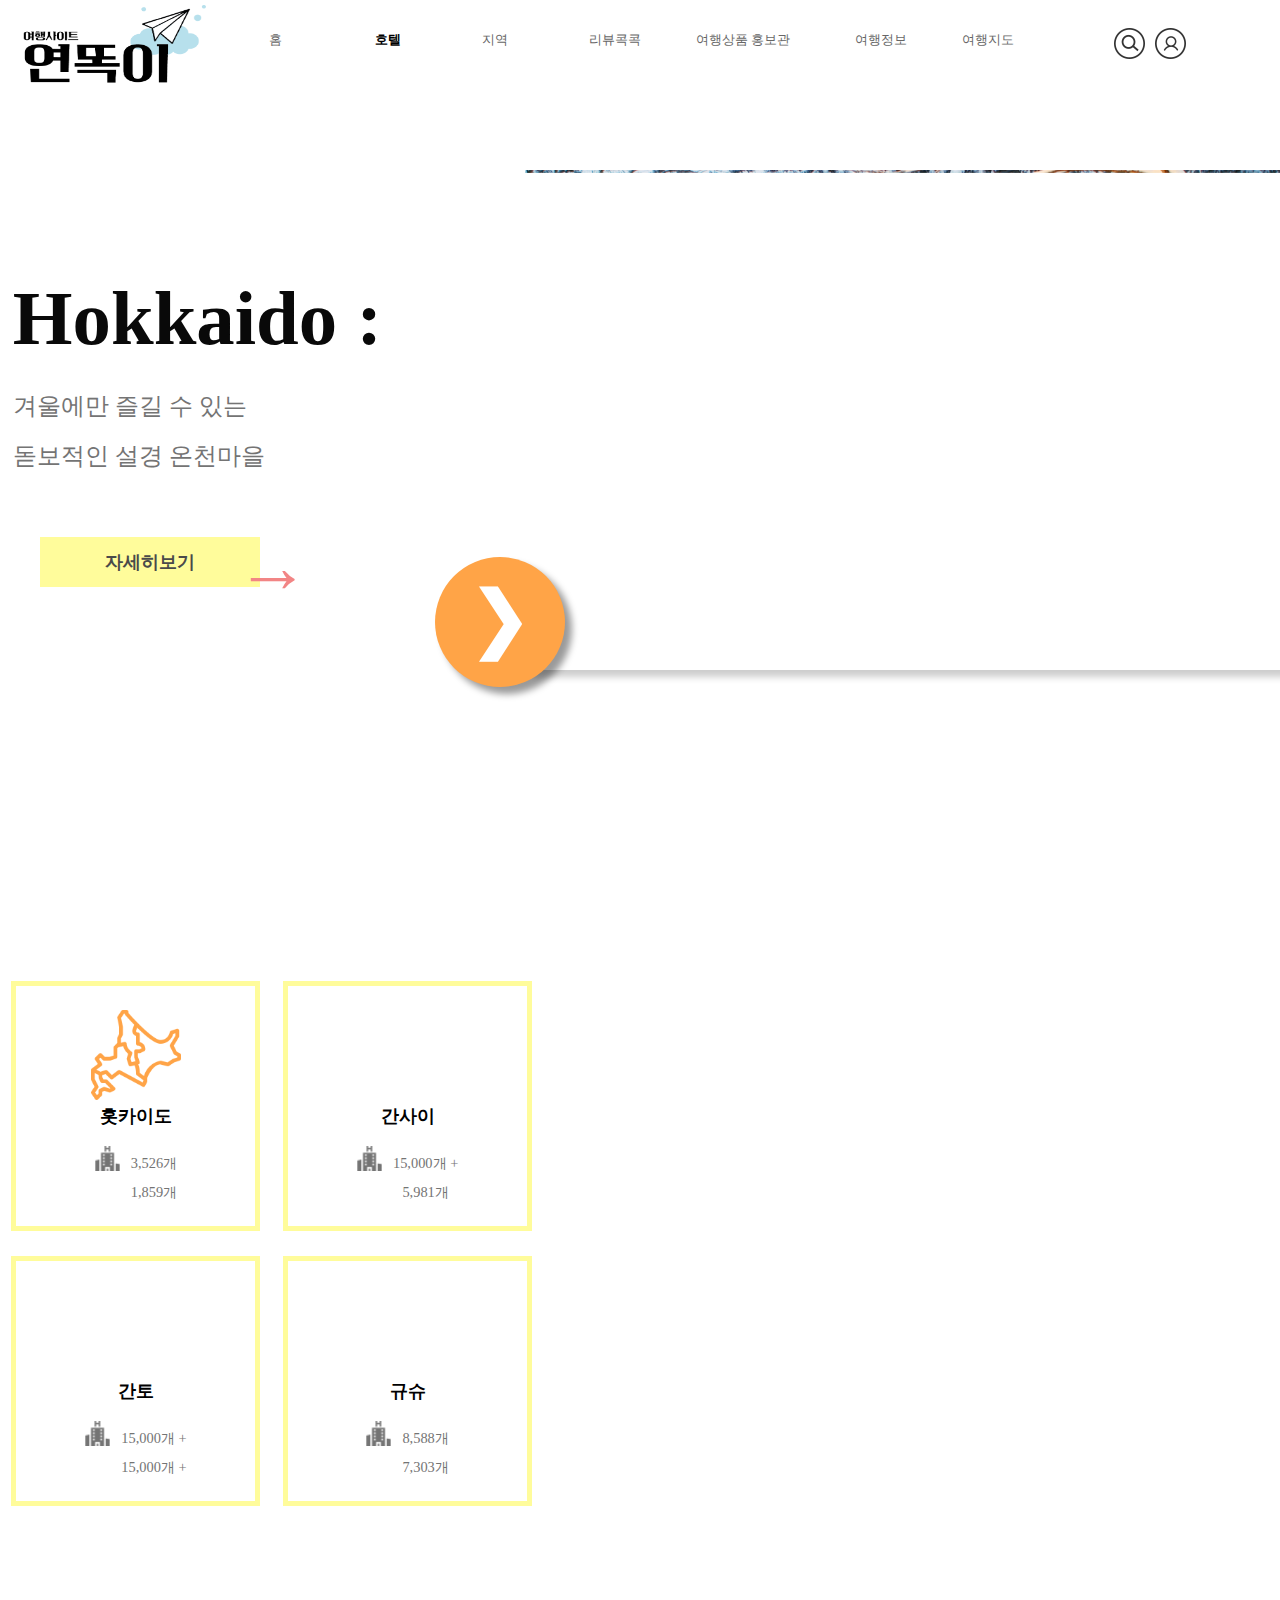
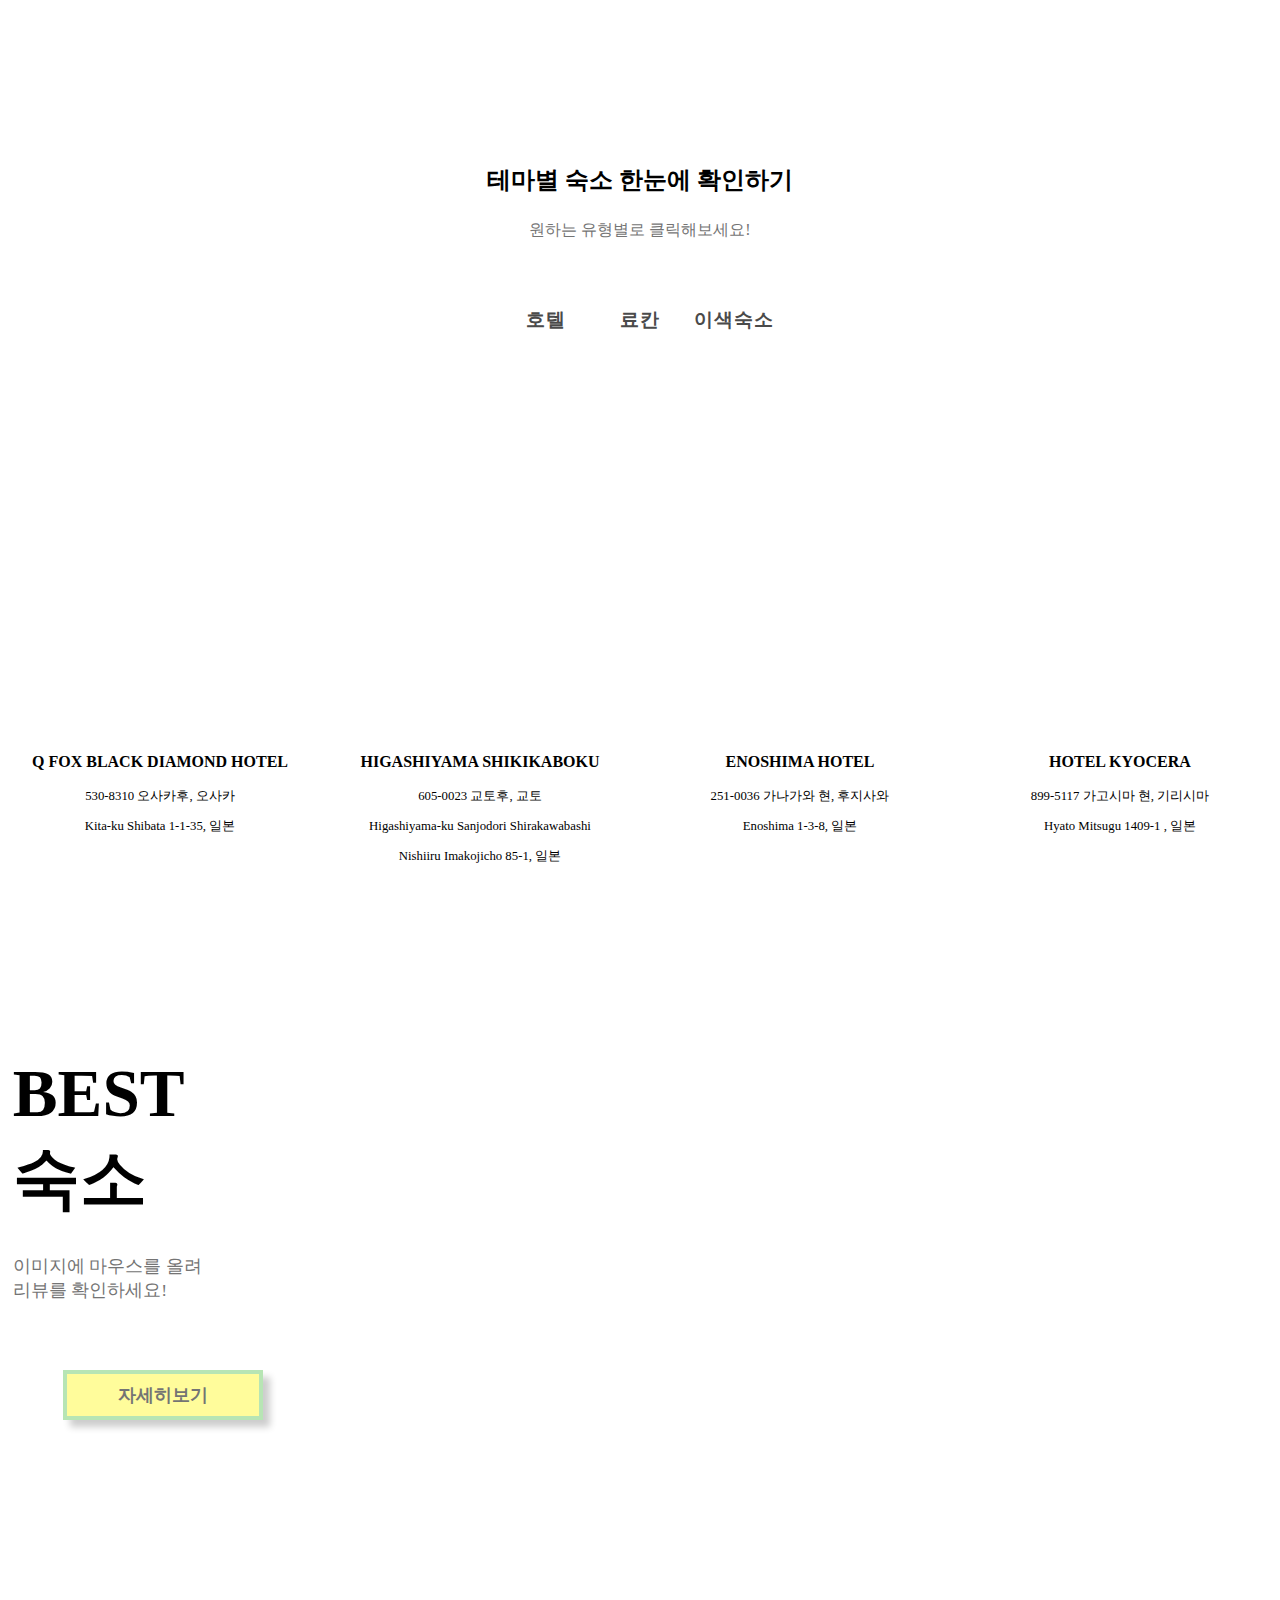
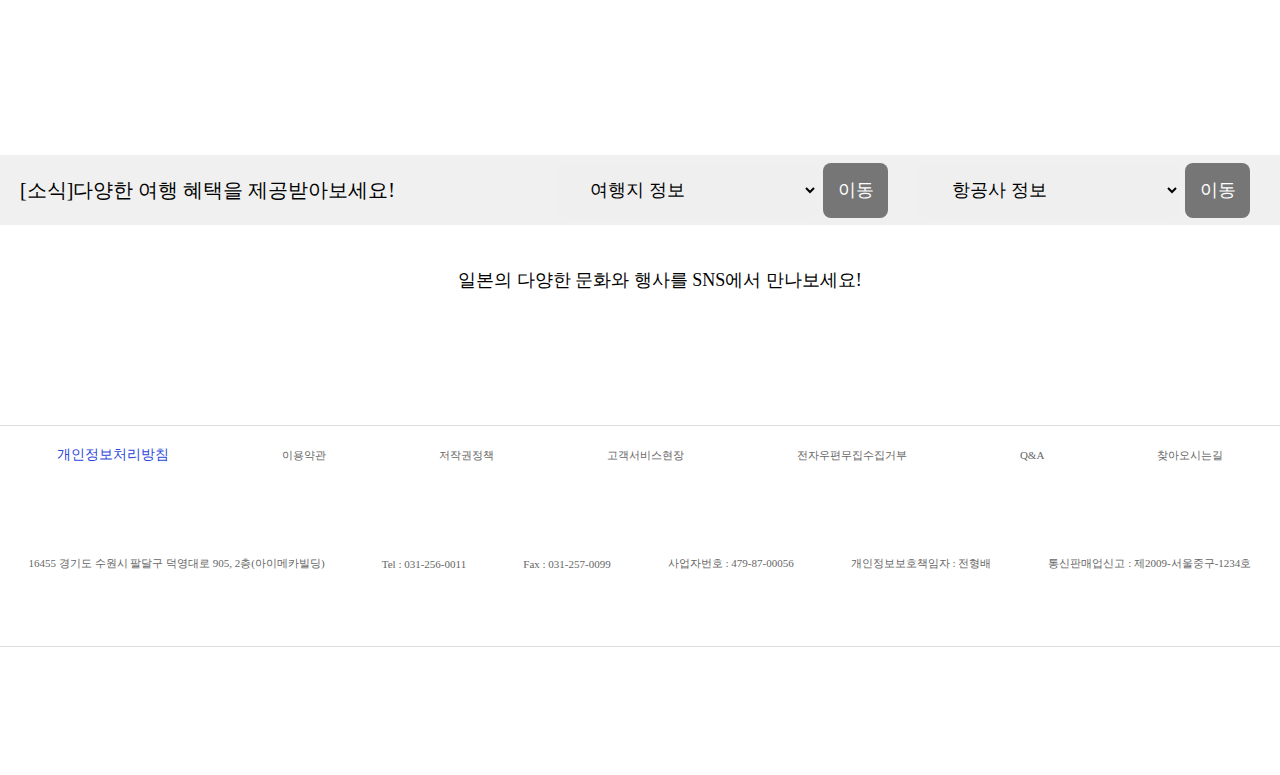
<file: sub3/sub2/sub3.html>
<!DOCTYPE html>
<html lang="ko">

<head>
    <meta charset="UTF-8">
    <meta name="viewport" content="width=device-width, initial-scale=1.0">
    <title>숙소 정보</title>
    <link rel="stylesheet" href="css/sub.css" type="text/css">
    <link rel="stylesheet" href="css/sub(1359px-1000px).css" type="text/css">
    <link rel="stylesheet" href="css/sub(999px-765px).css" type="text/css">
    <link rel="stylesheet" href="css/sub(764px).css" type="text/css">
    <link rel="stylesheet" href="css/reset.css" type="text/css">
    <link rel="stylesheet" href="css/menu2.css" type="text/css">
    <link rel="stylesheet" href="css/menu21000~1359.css" type="text/css">
    <link rel="stylesheet" href="css/menu2 999~600.css" type="text/css">
    <link rel="stylesheet" href="css/menu2 599.css" type="text/css">
    <link href="https://fonts.googleapis.com/css2?family=Noto+Sans+KR&display=swap" rel="stylesheet" type="text/css">
</head>

<body>
    <script src="https://ajax.googleapis.com/ajax/libs/jquery/3.7.1/jquery.min.js">

    </script>
    <script>
    </script>

    <!--header-->
    <header>
        <div id="main_nav">
            <nav id="main_nav_tab">
                <div id="nav_img_box">
                    <img src="icon/rogo.png" alt="rogo">
                </div>
                <ul class="top_nav">
                    <li><a href="../index.html">홈</a></li>
                    <li><a href="sub3.html" class="active">호텔</a></li>
                    <li><a href="../sub3/mine.html">지역</a></li>
                    <li><a href="../sub1/menu.html">리뷰콕콕</a>
                        <ul class="sub_nav">
                            <li><a href="../sub1/menu.html">AI콕콕</a></li>
                            <li><a href="../sub1/menu.html">핫플콕콕</a></li>
                            <li><a href="../sub1/menu.html">AI콕콕 플래너</a></li>
                        </ul>
                    </li>
                    <li><a href="../index.html">여행상품 홍보관</a></li>
                    <li><a href="../index.html">여행정보</a>
                        <ul class="sub_nav">
                            <li><a href="../sub3/mine.html">여행지</a></li>
                            <li><a href="../sub3/mine.html">여행기사</a></li>
                            <li><a href="../sub3/mine.html">여행코스</a></li>
                            <li><a href="../sub3/mine.html">축제</a></li>
                            <li><a href="../sub3/mine.html">공연/행사</a></li>
                            <li><a href="../sub3/mine.html">이벤트</a></li>
                            <li><a href="../sub3/mine.html">가볼래-터</a></li>
                            <li><a href="../sub3/mine.html">디지털관광주민증</a></li>
                        </ul>
                    </li>
                    <li><a href="#">여행지도</a></li>
                </ul>
                  
                </ul>
                <div id="nav_img_box2">
                    <a href="#"><img src="img/btn_header_search01.png" alt="돋보기"></a>
                    <a href="#"><img src="img/icon_header_profile1.png" alt="내정보"></a>
                    <div class="row cf">
                        <div class="three col">
                          <div class="hamburger" id="hamburger-1">
                            <span class="line"></span>
                            <span class="line"></span>
                            <span class="line"></span>
                          </div>
                        </div>
                </div>
            </nav>
            <div id="sub_nav_box"></div>
        </div>

      


    </header>

    <!-- 팝업창 -->

    <div id="pop_box">
        <!-- <img src="img/rogo.png" alt=""> -->
        
        <img src="../img/icon_special_box2.png" alt="icon" id="pop_icon1">
        <img src="../img/icon_special_box2.png" alt="icon" id="pop_icon2">
       

        <ul id="sub_top_nav">
            <li><a href="index.html">홈</a></li>
            <li><a href="sub2/sub3.html">호텔</a></li>
            <li><a href="sub3/mine.html">지역</a></li>
            <li ><a href="sub1/menu.html">리뷰콕콕</a>
                <ul class="pop_sub1">
                    <li><a href="sub1/menu.html">AI콕콕</a></li>
                    <li><a href="sub1/menu.html">핫플콕콕</a></li>
                    <li><a href="sub1/menu.html">AI콕콕 플래너</a></li>
                </ul>
            </li>
            <li><a href="index.html">여행상품 홍보관</a></li>
            <li ><a href="sub3/mine.html">여행정보</a>
                <ul class="pop_sub2">
                    <li><a href="sub3/mine.html">여행지</a></li>
                    <li><a href="sub3/mine.html">여행기사</a></li>
                    <li><a href="sub3/mine.html">여행코스</a></li>
                    <li><a href="sub3/mine.html">축제</a></li>
                    <li><a href="sub3/mine.html">공연/행사</a></li>
                    <li><a href="sub3/mine.html">이벤트</a></li>
                    <li><a href="sub3/mine.html">가볼래-터</a></li>
                    <li><a href="sub3/mine.html">디지털관광주민증</a></li>
                </ul>
            </li>
            <li><a href="index.html">여행지도</a></li>
        </ul>
    </div>




    <div id="wrap">
        <!--slider-->
        <div id="slider">
            <div class="slider1">
                <ul class="slider_tull">
                    <li class="sliderbox_1">
                        <div class="textbox">
                            <h1>Hokkaido : </h1><br>
                            <p>겨울에만 즐길 수 있는 <br>
                                돋보적인 설경 온천마을</p><br>
                            <button class="btn">자세히보기<span class="arrow">&#8594;</span></button>
                        </div>
                        <div class="slide">
                            <img src="img/slider/뉴토온천_홋카이도.jpg" alt="롯카이도">
                        </div>
                    </li>
                    <li class="sliderbox_1">
                        <div class="textbox">
                            <h1>Gansai : </h1><br>
                            <p>바다와 맞닿은 작은 섬 : <br>
                                와카야마의 가츠우라 온천</p><br>
                            <button class="btn">자세히보기<span class="arrow">&#8594;</span></button>
                        </div>
                        <div class="slide">
                            <img src="img/slider/간사이2.jpg" alt="간사이">
                        </div>
                    </li>
                    <li class="sliderbox_1">
                        <div class="textbox">
                            <h1>Ganto : </h1><br>
                            <p>하나뿐인 이색 숙소 : <br>
                                도쿄의 디즈니랜드 호텔</p><br>
                            <button class="btn">자세히보기<span class="arrow">&#8594;</span></button>
                        </div>
                        <div class="slide">
                            <img src="img/slider/간토.jpg" alt="간토">
                        </div>
                    </li>
                    <li class="sliderbox_1">
                        <div class="textbox">
                            <h1>Kyushu : </h1><br>
                            <p>자연과 함께하는 : <br>
                                사가의 베스트 료칸 추천</p><br>
                            <button class="btn">자세히보기<span class="arrow">&#8594;</span></button>
                        </div>
                        <div class="slide">
                            <img src="img/slider/규슈2.jpg" alt="규슈">
                        </div>
                    </li>
                </ul>
                <button class="btn2"><span>&#10095;</span></button>

            </div>
        </div>

        <!--page1 지역별 숙소 현황-->
        <div id="page1">
            <div id="hokkaido">
                <div class="minibox1">
                    <div class="icon">
                        <img src="icon/hokkaido.png" alt="홋카이도지도">
                        <h4>홋카이도</h4><br>
                        <img src="icon/hotel.png" alt="호텔" class="ryokan" style="margin-bottom: -3px;">
                        <p style="display: inline-block;"> &nbsp; 3,526개</p><br>
                        <img src="icon/ryokan.png" alt="료칸" class="ryokan" style="margin-bottom: -5px;">
                        <p style="display: inline-block; padding-top: 10px;">&nbsp; 1,859개</p><br>
                    </div>

                </div>
                <div class="minibox2">
                    <div class="icon">

                        <img src="icon/gansai.png" alt="간사이지도">
                        <h4>간사이</h4><br>
                        <img src="icon/hotel.png" alt="호텔" class="ryokan" style="margin-bottom: -3px;">
                        <p style="display: inline-block;"> &nbsp; 15,000개 +</p><br>
                        <img src="icon/ryokan.png" alt="료칸" class="ryokan" style="margin-bottom: -5px;">
                        <p style="display: inline-block; padding-top: 10px;">&nbsp; 5,981개</p><br>
                    </div>

                </div>
                <div class="minibox3">
                    <div class="icon">

                        <img src="icon/ganto.png" alt="간토지도">
                        <h4>간토</h4><br>
                        <img src="icon/hotel.png" alt="호텔" class="ryokan" style="margin-bottom: -3px;">
                        <p style="display: inline-block;"> &nbsp; 15,000개 +</p><br>
                        <img src="icon/ryokan.png" alt="료칸" class="ryokan" style="margin-bottom: -5px;">
                        <p style="display: inline-block; padding-top: 10px;">&nbsp; 15,000개 +</p><br>
                    </div>

                </div>
                <div class="minibox4">
                    <div class="icon">

                        <img src="icon/kyosu.png" alt="규슈지도">
                        <h4>규슈</h4><br>
                        <img src="icon/hotel.png" alt="호텔" class="ryokan" style="margin-bottom: -3px;">
                        <p style="display: inline-block;">&nbsp; 8,588개</p><br>
                        <img src="icon/ryokan.png" alt="료칸" class="ryokan" style="margin-bottom: -5px;">
                        <p style="display: inline-block; padding-top: 10px;">&nbsp; 7,303개</p><br>
                    </div>

                </div>
            </div>
            <!--지역별 클릭시 이미지 변경-->
            <div id="hokkimg">
                <div class="imgbox">
                    <img src="img/main_1.png" alt="hokkaido">

                </div>
            </div>
            <!--홋카이도 클릭 시-->
            <div id="hokkaido_sub">
                <div class="imgbox">
                    <div class="one">
                        <img src="icon/Vector1.png" alt="홋카이도 지도">
                        <div class="fin1"><img src="icon/pin.png" alt="pin">
                            <h4>하코다테</h4>
                        </div>
                        <div class="fin2">
                            <img src="icon/pin2.png" alt="pin">
                            <h4>삿포로</h4>
                        </div>
                        <div class="fin3">
                            <img src="icon/pin.png" alt="pin">
                            <h4>아사히카와</h4>
                        </div>
                        <div class="fin4">
                            <img src="icon/pin.png" alt="pin">
                            <h4>구시로</h4>
                        </div>

                    </div>
                    <!--구시로-->
                    <div class="two">
                        <div class="box_flex">
                            <img src="img/구시로습원.png" alt="구시로 습원 " style="width: 150px; height: 150px;"><br>
                            <img src="icon/more.png" class="more" alt="more"><br>
                            <h5 class="tttt">구시로 습원 인근</h5><br>
                            <div class="in">
                                <img src="icon/hotel.png" class="hotel_mini" alt="hotel">
                                <p>&nbsp;121개&nbsp;</p>
                                <img src="icon/ryokan.png" class="ryokan_mini" alt="ryokan">
                                <p>&nbsp;43개</p>
                            </div>
                        </div>

                    </div>
                    <!--하코다테-->
                    <div class="three">
                        <div class="box_flex">
                            <img src="img/유노카와온천.png" alt="유노카와 온천" style="width: 150px; height: 150px;"><br>
                            <img src="icon/more.png" class="more" alt="more"><br>
                            <h5 class="tttt">유노카와 온천 인근</h5><br>
                            <div class="in">
                                <img src="icon/hotel.png" class="hotel_mini" alt="hotel">
                                <p>&nbsp;149개&nbsp;</p>
                                <img src="icon/ryokan.png" class="ryokan_mini" alt="ryokan">
                                <p>&nbsp;243개</p>
                            </div>
                        </div>
                    </div>
                    <!--삿포로-->
                    <div class="four">
                        <div class="box_flex">
                            <img src="img/삿포로TV.png" alt="" style="width: 150px; height: 150px;"><br>
                            <img src="icon/more2.png" class="more" alt="more"><br>
                            <h5 class="tttt">삿포로 TV 타워인근</h5><br>
                            <div class="in">
                                <img src="icon/hotel.png" class="hotel_mini" alt="hotel">
                                <p>&nbsp;313개&nbsp;</p>
                                <img src="icon/ryokan.png" class="ryokan_mini" alt="ryokan">
                                <p>&nbsp;284개</p>
                            </div>
                        </div>
                    </div>
                    <!--아사히카와-->
                    <div class="five">
                        <div class="box_flex">
                            <img src="img/아사히야마.png" alt="아사히야마" style="width: 150px; height: 150px;"><br>
                            <img src="icon/more.png" class="more" alt="more"><br>
                            <h5 class="tttt">아사히야마 동물원 인근</h5><br>
                            <div class="in">
                                <img src="icon/hotel.png" class="hotel_mini" alt="hotel">
                                <p>&nbsp;91개&nbsp;</p>
                                <img src="icon/ryokan.png" class="ryokan_mini" alt="ryokan">
                                <p>&nbsp;61개</p>
                            </div>
                        </div>

                    </div>
                </div>

            </div>
            <!--간사이 클릭 시-->
            <div id="hokkaido_sub2">
                <div class="imgbox">
                    <div class="gan1">
                        <img src="icon/gansai1.png" alt="간사이 지도">
                        <div class="fin-1"><img src="icon/pin.png" alt="pin">
                            <h4>와카야마</h4>
                        </div>
                        <div class="fin-2">
                            <img src="icon/pin2.png" alt="pin">
                            <h4>나라</h4>
                        </div>
                        <div class="fin-3">
                            <img src="icon/pin.png" alt="pin">
                            <h4>미에</h4>
                        </div>
                        <div class="fin-4">
                            <img src="icon/pin2.png" alt="pin">
                            <h4>오사카</h4>
                        </div>
                        <div class="fin-5">
                            <img src="icon/pin.png" alt="pin">
                            <h4>시가</h4>
                        </div>
                        <div class="fin-6">
                            <img src="icon/pin2.png" alt="pin">
                            <h4>교토</h4>
                        </div>
                        <div class="fin-7">
                            <img src="icon/pin.png" alt="pin">
                            <h4>효고</h4>
                        </div>


                    </div>
                    <!--와카야마-->
                    <div class="gan2">
                        <div class="box_flex">
                            <img src="img/어드벤처월드.png" alt="어드벤쳐 월드" style="width: 120px; height: 120px;"><br>
                            <img src="icon/more3.png" class="dot" alt="more"><br>
                            <h5 class="tttt2">어드벤쳐 월드 <br>인근</h5><br>
                            <div class="in">
                                <img src="icon/hotel.png" class="hotel_mini1" alt="hotel">
                                <p>&nbsp;341개&nbsp;</p>
                                <img src="icon/ryokan.png" class="ryokan_mini1" alt="ryokan">
                                <p>&nbsp;264개</p>
                            </div>
                        </div>
                    </div>
                    <!--나라-->
                    <div class="gan3">
                        <div class="box_flex">
                            <img src="img/나라공원.png" alt="나라 공원" style="width: 120px; height: 120px;"><br>
                            <img src="icon/more2_.png" class="dot" alt="more"><br>
                            <h5 class="tttt2">나라 공원 <br>인근</h5><br>
                            <div class="in">
                                <img src="icon/hotel.png" class="hotel_mini1" alt="hotel">
                                <p>&nbsp;110개&nbsp;</p>
                                <img src="icon/ryokan.png" class="ryokan_mini1" alt="ryokan">
                                <p>&nbsp;74개</p>
                            </div>
                        </div>
                    </div>
                    <!--미에-->
                    <div class="gan4">
                        <div class="box_flex">
                            <img src="img/나바나노사토.png" alt="나바나노사토" style="width: 120px; height: 120px;"><br>
                            <img src="icon/more3.png" class="dot" alt="more"><br>
                            <h5 class="tttt2">나바나노사토 <br>인근</h5><br>
                            <div class="in">
                                <img src="icon/hotel.png" class="hotel_mini1" alt="hotel">
                                <p>&nbsp;233개&nbsp;</p>
                                <img src="icon/ryokan.png" class="ryokan_mini1" alt="ryokan">
                                <p>&nbsp;147개</p>
                            </div>
                        </div>
                    </div>
                    <!--오사카-->
                    <div class="gan5">
                        <div class="box_flex">
                            <img src="img/도톤보리.png" alt="도톤보리" style="width: 120px; height: 120px;"><br>
                            <img src="icon/more2_.png" class="dot" alt="more"><br>
                            <h5 class="tttt2">도톤보리 인근</h5><br>
                            <div class="in">
                                <img src="icon/hotel.png" class="hotel_mini1" alt="hotel">
                                <p>&nbsp;116개&nbsp;</p>
                                <img src="icon/ryokan.png" class="ryokan_mini1" alt="ryokan">
                                <p>&nbsp;236개</p>
                            </div>
                        </div>
                    </div>
                    <!--시가-->
                    <div class="gan6">
                        <div class="box_flex">
                            <img src="img/비와호.png" alt="비와호" style="width: 120px; height: 120px;"><br>
                            <img src="icon/more3.png" class="dot" alt="more"><br>
                            <h5 class="tttt2">비와호 인근</h5><br>
                            <div class="in">
                                <img src="icon/hotel.png" class="hotel_mini1" alt="hotel">
                                <p>&nbsp;243개&nbsp;</p>
                                <img src="icon/ryokan.png" class="ryokan_mini1" alt="ryokan">
                                <p>&nbsp;134개</p>
                            </div>
                        </div>
                    </div>
                    <!--교토-->
                    <div class="gan7">
                        <div class="box_flex">
                            <img src="img/기요미즈데라.png" alt="기요미즈데라" style="width: 120px; height: 120px;"><br>
                            <img src="icon/more2_.png" class="dot" alt="more"><br>
                            <h5 class="tttt2">기요미즈데라 인근</h5><br>
                            <div class="in">
                                <img src="icon/hotel.png" class="hotel_mini1" alt="hotel">
                                <p>&nbsp;32개&nbsp;</p>
                                <img src="icon/ryokan.png" class="ryokan_mini1" alt="ryokan">
                                <p>&nbsp;55개</p>
                            </div>
                        </div>
                    </div>
                    <!--효고-->
                    <div class="gan8">
                        <div class="box_flex">
                            <img src="img/고베하버랜드.png" alt="고베 하버랜드" style="width: 120px; height: 120px;"><br>
                            <img src="icon/more3.png" class="dot" alt="more"><br>
                            <h5 class="tttt2">고베 하버랜드 인근</h5><br>
                            <div class="in">
                                <img src="icon/hotel.png" class="hotel_mini1" alt="hotel">
                                <p>&nbsp;113개&nbsp;</p>
                                <img src="icon/ryokan.png" class="ryokan_mini1" alt="ryokan">
                                <p>&nbsp;82개</p>
                            </div>
                        </div>
                    </div>


                </div>
            </div>
            <!--간토 클릭 시-->
            <div id="hokkaido_sub3">
                <div class="imgbox">
                    <div class="ganto1">
                        <img src="icon/ganto2.png" alt="간토 지도">
                        <div class="fine1"><img src="icon/pin.png" alt="pin">
                            <h4>가나가와</h4>
                        </div>
                        <div class="fine2">
                            <img src="icon/pin2.png" alt="pin">
                            <h4>도쿄</h4>
                        </div>
                        <div class="fine3">
                            <img src="icon/pin.png" alt="pin">
                            <h4>사이타마</h4>
                        </div>
                        <div class="fine4">
                            <img src="icon/pin2.png" alt="pin">
                            <h4>군마</h4>
                        </div>
                        <div class="fine5">
                            <img src="icon/pin.png" alt="pin">
                            <h4>도치기</h4>
                        </div>
                        <div class="fine6">
                            <img src="icon/pin2.png" alt="pin">
                            <h4>이바라키</h4>
                        </div>
                        <div class="fine7">
                            <img src="icon/pin.png" alt="pin">
                            <h4>치바</h4>
                        </div>


                    </div>
                    <!--가나가와-->
                    <div class="ganto2">
                        <div class="box_flex">
                            <img src="img/요코하마.png" alt="요코하마 차이나타운" style="width: 120px; height: 120px;"><br>
                            <img src="icon/more3.png" class="dot" alt="more"><br>
                            <h5 class="tttt2">요코하마 <br>차이나타운 <br>인근</h5><br>
                            <div class="in">
                                <img src="icon/hotel.png" class="hotel_mini1" alt="hotel">
                                <p>&nbsp;80개&nbsp;</p>
                                <img src="icon/ryokan.png" class="ryokan_mini1" alt="ryokan">
                                <p>&nbsp;74개</p>
                            </div>
                        </div>
                    </div>
                    <!--도쿄-->
                    <div class="ganto3">
                        <div class="box_flex">
                            <img src="img/도쿄스카이트리.png" alt="도쿄 스카이트리" style="width: 120px; height: 120px;"><br>
                            <img src="icon/more2_.png" class="dot" alt="more"><br>
                            <h5 class="tttt2">도쿄 스카이트리 <br>인근</h5><br>
                            <div class="in">
                                <img src="icon/hotel.png" class="hotel_mini1" alt="hotel">
                                <p>&nbsp;81개&nbsp;</p>
                                <img src="icon/ryokan.png" class="ryokan_mini1" alt="ryokan">
                                <p>&nbsp;87개</p>
                            </div>
                        </div>
                    </div>
                    <!--사이타마-->
                    <div class="ganto4">
                        <div class="box_flex">
                            <img src="img/철도박물관.png" alt="철도박물관 " style="width: 120px; height: 120px;"><br>
                            <img src="icon/more3.png" class="dot" alt="more"><br>
                            <h5 class="tttt2">철도박물관 <br>인근</h5><br>
                            <div class="in">
                                <img src="icon/hotel.png" class="hotel_mini1" alt="hotel">
                                <p>&nbsp;97개&nbsp;</p>
                                <img src="icon/ryokan.png" class="ryokan_mini1" alt="ryokan">
                                <p>&nbsp;82개</p>
                            </div>
                        </div>
                    </div>
                    <!--군마-->
                    <div class="ganto5">
                        <div class="box_flex">
                            <img src="img/쿠사츠.png" alt="쿠사츠 온천 유바타케" style="width: 120px; height: 120px;"><br>
                            <img src="icon/more2_.png" class="dot" alt="more"><br>
                            <h5 class="tttt2">쿠사츠 온천 <br> 유바타케 <br>인근
                            </h5><br>
                            <div class="in">
                                <img src="icon/hotel.png" class="hotel_mini1" alt="hotel">
                                <p>&nbsp;79개&nbsp;</p>
                                <img src="icon/ryokan.png" class="ryokan_mini1" alt="ryokan">
                                <p>&nbsp;159개</p>
                            </div>
                        </div>
                    </div>
                    <!--도치기-->
                    <div class="ganto6">
                        <div class="box_flex">
                            <img src="img/게곤.png" alt="게곤 폭포" style="width: 120px; height: 120px;"><br>
                            <img src="icon/more3.png" class="dot" alt="more"><br>
                            <h5 class="tttt2">게곤 폭포 인근</h5><br>
                            <div class="in">
                                <img src="icon/hotel.png" class="hotel_mini1" alt="hotel">
                                <p>&nbsp;79개&nbsp;</p>
                                <img src="icon/ryokan.png" class="ryokan_mini1" alt="ryokan">
                                <p>&nbsp;118개</p>
                            </div>
                        </div>
                    </div>
                    <!--이바라키-->
                    <div class="ganto7">
                        <div class="box_flex">
                            <img src="img/가이라쿠엔.png" alt="가이라쿠엔" style="width: 120px; height: 120px;"><br>
                            <img src="icon/more2_.png" class="dot" alt="more"><br>
                            <h5 class="tttt2">가이라쿠엔 인근</h5><br>
                            <div class="in">
                                <img src="icon/hotel.png" class="hotel_mini1" alt="hotel">
                                <p>&nbsp;111개&nbsp;</p>
                                <img src="icon/ryokan.png" class="ryokan_mini1" alt="ryokan">
                                <p>&nbsp;86개</p>
                            </div>
                        </div>
                    </div>
                    <!--치바-->
                    <div class="ganto8">
                        <div class="box_flex">
                            <img src="img/디즈니랜드.png" alt="디즈니랜드" style="width: 120px; height: 120px;"><br>
                            <img src="icon/more3.png" class="dot" alt="more"><br>
                            <h5 class="tttt2">디즈니랜드 인근</h5><br>
                            <div class="in">
                                <img src="icon/hotel.png" class="hotel_mini1" alt="hotel">
                                <p>&nbsp;114개&nbsp;</p>
                                <img src="icon/ryokan.png" class="ryokan_mini1" alt="ryokan">
                                <p>&nbsp;77개</p>
                            </div>
                        </div>
                    </div>
                </div>
            </div>
            <!--규슈 클릭 시-->
            <div id="hokkaido_sub4">
                <div class="imgbox">
                    <div class="gu1">
                        <img src="icon/Vector2.png" alt="홋카이도 지도">
                        <div class="fin_1"><img src="icon/pin.png" alt="pin">
                            <h4>가고시마</h4>
                        </div>
                        <div class="fin_2">
                            <img src="icon/pin2.png" alt="pin">
                            <h4>구마모토</h4>
                        </div>
                        <div class="fin_3">
                            <img src="icon/pin.png" alt="pin">
                            <h4>미야자키</h4>
                        </div>
                        <div class="fin_4">
                            <img src="icon/pin2.png" alt="pin">
                            <h4>오이타</h4>
                        </div>
                        <div class="fin_5">
                            <img src="icon/pin.png" alt="pin">
                            <h4>후쿠오카</h4>
                        </div>
                        <div class="fin_6">
                            <img src="icon/pin2.png" alt="pin">
                            <h4>사가</h4>
                        </div>
                        <div class="fin_7">
                            <img src="icon/pin.png" alt="pin">
                            <h4>나가사키</h4>
                        </div>


                    </div>
                    <!--가고시마-->
                    <div class="gu2">
                        <div class="box_flex">
                            <img src="img/센간엔.png" alt="센간엔" style="width: 120px; height: 120px;"><br>
                            <img src="icon/more3.png" class="dot" alt="more"><br>
                            <h5 class="tttt2">센간엔 인근</h5><br>
                            <div class="in">
                                <img src="icon/hotel.png" class="hotel_mini1" alt="hotel">
                                <p>&nbsp;182개&nbsp;</p>
                                <img src="icon/ryokan.png" class="ryokan_mini1" alt="ryokan">
                                <p>&nbsp;76개</p>
                            </div>
                        </div>
                    </div>
                    <!--구마모토-->
                    <div class="gu3">
                        <div class="box_flex">
                            <img src="img/구마모토.png" alt="구마모토성" style="width: 120px; height: 120px;"><br>
                            <img src="icon/more2_.png" class="dot" alt="more"><br>
                            <h5 class="tttt2">구마모토성 인근</h5><br>
                            <div class="in">
                                <img src="icon/hotel.png" class="hotel_mini1" alt="hotel">
                                <p>&nbsp;191개&nbsp;</p>
                                <img src="icon/ryokan.png" class="ryokan_mini1" alt="ryokan">
                                <p>&nbsp;68개</p>
                            </div>
                        </div>
                    </div>
                    <!--미야자키-->
                    <div class="gu4">
                        <div class="box_flex">
                            <img src="img/산메쎄.png" alt="산메쎄" style="width: 120px; height: 120px;"><br>
                            <img src="icon/more3.png" class="dot" alt="more"><br>
                            <h5 class="tttt2">산메쎄 니치난 <br>인근</h5><br>
                            <div class="in">
                                <img src="icon/hotel.png" class="hotel_mini1" alt="hotel">
                                <p>&nbsp;164개&nbsp;</p>
                                <img src="icon/ryokan.png" class="ryokan_mini1" alt="ryokan">
                                <p>&nbsp;44개</p>
                            </div>
                        </div>
                    </div>
                    <!--오이타-->
                    <div class="gu5">
                        <div class="box_flex">
                            <img src="img/벳푸.png" alt="벳푸 지옥온천" style="width: 120px; height: 120px;"><br>
                            <img src="icon/more2_.png" class="dot" alt="more"><br>
                            <h5 class="tttt2">벳푸 지옥온천 인근</h5><br>
                            <div class="in">
                                <img src="icon/hotel.png" class="hotel_mini1" alt="hotel">
                                <p>&nbsp;379개&nbsp;</p>
                                <img src="icon/ryokan.png" class="ryokan_mini1" alt="ryokan">
                                <p>&nbsp;90개</p>
                            </div>
                        </div>
                    </div>
                    <!--후쿠오카-->
                    <div class="gu6">
                        <div class="box_flex">
                            <img src="img/오호리.png" alt="오호리 공원" style="width: 120px; height: 120px;"><br>
                            <img src="icon/more3.png" class="dot" alt="more"><br>
                            <h5 class="tttt2">오호리 공원 인근</h5><br>
                            <div class="in">
                                <img src="icon/hotel.png" class="hotel_mini1" alt="hotel">
                                <p>&nbsp;319개&nbsp;</p>
                                <img src="icon/ryokan.png" class="ryokan_mini1" alt="ryokan">
                                <p>&nbsp;102개</p>
                            </div>
                        </div>
                    </div>
                    <!--사가-->
                    <div class="gu7">
                        <div class="box_flex">
                            <img src="img/다케오.png" alt="다케오신사" style="width: 120px; height: 120px;"><br>
                            <img src="icon/more2_.png" class="dot" alt="more"><br>
                            <h5 class="tttt2">다케오신사 인근</h5><br>
                            <div class="in">
                                <img src="icon/hotel.png" class="hotel_mini1" alt="hotel">
                                <p>&nbsp;91개&nbsp;</p>
                                <img src="icon/ryokan.png" class="ryokan_mini1" alt="ryokan">
                                <p>&nbsp;70개</p>
                            </div>
                        </div>
                    </div>
                    <!--나가사키-->
                    <div class="gu8">
                        <div class="box_flex">
                            <img src="img/글로버가든.png" alt="글로버가든" style="width: 120px; height: 120px;"><br>
                            <img src="icon/more3.png" class="dot" alt="more"><br>
                            <h5 class="tttt2">글로버가든 인근</h5><br>
                            <div class="in">
                                <img src="icon/hotel.png" class="hotel_mini1" alt="hotel">
                                <p>&nbsp;106개&nbsp;</p>
                                <img src="icon/ryokan.png" class="ryokan_mini1" alt="ryokan">
                                <p>&nbsp;74개</p>
                            </div>
                        </div>
                    </div>


                </div>
            </div>
        </div>

        <!--page2 테마별 숙소-->
        <div id="page2">

            <div id="background">
                <h3>테마별 숙소 한눈에 확인하기</h3>
                <p style="color: #747474;">원하는 유형별로 클릭해보세요!</p><br>
                <div class="tull">
                    <button class="font1">호텔</button>
                    <button class="font2">료칸</button>
                    <button class="font3">이색숙소</button>
                </div>
            </div>
            <div id="lodging">
                <div id="hotel">
                    <div class="box">
                        <img src="img/load/hokkaido1.jpg" alt="홋카이도" style="width: 100%; height: 100%;" class="img">
                        <img src="img/load/sub2.jpg" class="img-hover" style="width: 100%; height: 100%;" alt="load">
                        <h4>Q FOX BLACK DIAMOND HOTEL</h4>
                        <div class="textbb">
                            <img src="icon/location.png" alt="위치" class="g">
                            <p>530-8310 오사카후, 오사카 <br>Kita-ku Shibata 1-1-35, 일본</p>
                        </div>

                    </div>
                    <div class="box5">
                        <img src="img/load/gansai.jpg" alt="간사이" style="width: 100%; height: 100%;" class="img">
                        <img src="img/load/sub_1.jpg" class="img-hover" style="width: 100%; height: 100%;" alt="load">
                        <h4>HIGASHIYAMA SHIKIKABOKU</h4>
                        <div class="textbb">
                            <img src="icon/location.png" alt="위치" class="h">
                            <p>605-0023 교토후, 교토 <br> Higashiyama-ku Sanjodori
                                Shirakawabashi Nishiiru Imakojicho 85-1, 일본</p>
                        </div>

                    </div>
                    <div class="box">
                        <img src="img/load/tokyo.jpg" alt="도쿄" style="width: 100%; height: 100%;" class="img">
                        <img src="img/load/sub3.jpg" class="img-hover" style="width: 100%; height: 100%;" alt="load">
                        <h4>ENOSHIMA HOTEL</h4>
                        <div class="textbb">
                            <img src="icon/location.png" alt="위치" class="e">
                            <p>251-0036 가나가와 현, 후지사와 <br> Enoshima 1-3-8, 일본</p>
                        </div>

                    </div>
                    <div class="box">
                        <img src="img/load/kyushu.jpg" alt="도쿄" style="width: 100%; height: 100%;" class="img">
                        <img src="img/load/sub4.jpg" class="img-hover" style="width: 100%; height: 100%;" alt="load">
                        <h4>HOTEL KYOCERA</h4>
                        <div class="textbb">
                            <img src="icon/location.png" alt="위치" class="e">
                            <p>899-5117 가고시마 현, 기리시마 <br> Hyato Mitsugu 1409-1 , 일본</p>
                        </div>

                    </div>
                </div>
                <div id="ryokan" style="display: none;">
                    <div class="box1">
                        <img src="img/load/hokkaido2.jpg" alt="홋카이도" style="width: 100%; height: 100%;" class="img">
                        <img src="img/load/sub5.jpg" class="img-hover" style="width: 100%; height: 100%;" alt="load">
                        <h4>NOBORIBETSU SEKISUI TEI</h4>
                        <div class="textbb">
                            <img src="icon/location.png" alt="위치" class="e">
                            <p>059-0596 홋카이도, 노보리베츠 <br> Noboribetsu Onsen-cho 203-1, 일본</p>
                        </div>

                    </div>
                    <div class="box1">
                        <img src="img/load/gansai2.jpg" alt="간사이" style="width: 100%; height: 100%;" class="img">
                        <img src="img/load/sub6.jpg" class="img-hover" style="width: 100%; height: 100%;" alt="load">
                        <h4>TOSHIHARU RYOKAN</h4>
                        <div class="textbb">
                            <img src="icon/location.png" alt="위치" class="h">
                            <p>600-8428 교토후, 교토 <br> Shimogyo-ku Benzaiten-cho 326 , 일본</p>
                        </div>

                    </div>
                    <div class="box1">
                        <img src="img/load/tokyo2.jpg" alt="도쿄" style="width: 100%; height: 100%;" class="img">
                        <img src="img/load/sub7.jpg" class="img-hover" style="width: 100%; height: 100%;" alt="load">
                        <h4>SHIMA YAMAGUCHIKAN</h4>
                        <div class="textbb">
                            <img src="icon/location.png" alt="위치" class="k">
                            <p> 377-0601 군마 현, 나카노조 <br> Shima 3876-1, 일본</p>
                        </div>

                    </div>
                    <div class="box1">
                        <img src="img/load/kyushu2.jpg" alt="도쿄" style="width: 100%; height: 100%;" class="img">
                        <img src="img/load/sub8.jpg" class="img-hover" style="width: 100%; height: 100%;" alt="load">
                        <h4>KUROKAWA ONSEN OKUNOYU</h4>
                        <div class="textbb">
                            <img src="icon/location.png" alt="위치" class="j">
                            <p>869-2402 구마모토 현, 미나미오구니 <br> Minamioguni-machi Manganji Kurogawa 6567, 일본</p>
                        </div>

                    </div>
                </div>
                <div id="exotic" style="display: none;">
                    <div class="box2">
                        <img src="img/load/tokyo3.jpg" alt="홋카이도" style="width: 100%; height: 100%;" class="img">
                        <img src="img/load/sub9.jpg" class="img-hover" style="width: 100%; height: 100%;" alt="load">
                        <h4>BOOK AND BED TOKYO SHINJUKU</h4>
                        <div class="textbb">
                            <img src="icon/location.png" alt="위치" class="u">
                            <p>160-0021 도쿄 도 <br> Shinjuku Kabukicho 1-27-5 <br> Kabukicho APM Building 8F, 일본</p>
                        </div>

                    </div>
                    <div class="box2">
                        <img src="img/load/gansai3.jpg" alt="간사이" style="width: 100%; height: 100%;" class="img">
                        <img src="img/load/sub10.jpg" class="img-hover" style="width: 100%; height: 100%;" alt="load">
                        <h4>CABIN & CAPSULE HOTEL <br>J-SHIP OSAKA NAMBA</h4>
                        <div class="textbb">
                            <img src="icon/location.png" alt="위치" class="m">
                            <p>556-0017 오사카후, 오사카 <br> Naniwa-ku Minatomachi 2-2-14, 일본</p>
                        </div>

                    </div>
                    <div class="box2">
                        <img src="img/load/tokyo4.jpg" alt="도쿄" style="width: 100%; height: 100%;" class="img">
                        <img src="img/load/sub11.JPG" class="img-hover" style="width: 100%; height: 100%;" alt="load">
                        <h4>HENN NA HOTEL MAIHAMA <br>TOKYO BAY</h4>
                        <div class="textbb">
                            <img src="icon/location.png" alt="위치" class="o">
                            <p>5-3-20 Fujimi, Urayasu-shi, Chiba <br> 도쿄디즈니리조트® 도쿄 일본</p>
                        </div>

                    </div>
                    <div class="box2">
                        <img src="img/load/cat.jpg" alt="도쿄" style="width: 100%; height: 100%;" class="img">
                        <img src="img/load/sub12.jpg" class="img-hover" style="width: 100%; height: 100%;" alt="load">
                        <h4>MY CAT YUGAWARA</h4>
                        <div class="textbb">
                            <img src="icon/location.png" alt="위치" class="i">
                            <p> 244-1 Fukuura, Yugawara<br> Ashigarashimo District <br> Kanagawa 259-0311 일본</p>
                        </div>

                    </div>
                </div>
            </div>
        </div>



        <!--page3 Best 숙소-->
        <div id="page3">
            <div class="bestlod">
                <div class="bestttbox">
                    <h2>BEST <br>
                        숙소</h2>
                    <p>이미지에 마우스를 올려 <br>리뷰를 확인하세요!</p>
                    <button class="btn">자세히보기</button>
                </div>
                <!--옆으로 이동하는 애니메이션-->
                <div class="review">
                    <div class="slibox">
                        <div class="slibox-move">
                            <div class="ibox">
                                <div class="imagbox">
                                    <img src="img/ganto_best.jpg" alt="리뷰">

                                    <div class="ttbox">
                                        <div class="txt">
                                            <h4 style="color: rgb(197, 197, 197);">modern ryokan kishi-ke</h4>
                                            <p style="color: rgb(197, 197, 197);">248-0021 가나가와 현, 가마쿠라 <br> Sakanoshita
                                                21-5, 일본</p><br>
                                            <img src="icon/flag.png" alt="영국국기"
                                                style="width: 25px; height: 25px; margin-bottom: -6px;">
                                            <h4 style="display: inline-block; font-weight: bold;">&nbsp; &nbsp; Michael
                                            </h4>
                                            <p>"숙소 안에서 보는 풍경은 너무 좋았습니다. 최고의 <br>서비스를 제공해주고 어떤 문제든 빠르게 해결해줍니다!"</p>
                                            <p><img src="icon/star.png" alt="별점" style="width: 20px; height: 20px;"><img
                                                    src="icon/star.png" alt="별점" style="width: 20px; height: 20px;"><img
                                                    src="icon/star.png" alt="별점" style="width: 20px; height: 20px;"><img
                                                    src="icon/star.png" alt="별점" style="width: 20px; height: 20px;"><img
                                                    src="icon/star.png" alt="별점" style="width: 20px; height: 20px;"></p>

                                        </div>
                                    </div>
                                </div>
                            </div>

                            <div class="ibox">
                                <div class="imagbox1">
                                    <img src="img/load/best6.jpg" alt="리뷰">

                                    <div class="ttbox1">
                                        <div class="txt1">
                                            <h4 style="color: rgb(197, 197, 197);">菜を｜NAWO</h4>
                                            <p style="color: rgb(197, 197, 197);">853-0044 나가사키 현, 고토 <br> 堤町２０２７−１, 일본
                                            </p>
                                            <br>
                                            <img src="icon/switzerland.png" alt="스위스국기"
                                                style="width: 25px; height: 25px; margin-bottom: -6px;">
                                            <h4 style="display: inline-block; font-weight: bold;">&nbsp; &nbsp; Jony
                                            </h4>
                                            <p>"숙소가 환상적입니다. 힐링하기 좋고 정말 즐거운 <br> 시간을 보낼 수 있었습니다. 청결감 또한 높았습니다."</p>
                                            <p><img src="icon/star.png" alt="별점" style="width: 20px; height: 20px;"><img
                                                    src="icon/star.png" alt="별점" style="width: 20px; height: 20px;"><img
                                                    src="icon/star.png" alt="별점" style="width: 20px; height: 20px;"><img
                                                    src="icon/star.png" alt="별점" style="width: 20px; height: 20px;"><img
                                                    src="icon/favorite.png" alt="별점" style="width: 20px; height: 20px;">
                                            </p>

                                        </div>
                                    </div>
                                </div>
                            </div>

                            <div class="ibox">
                                <div class="imagbox2">
                                    <img src="img/load/best1.jpg" alt="리뷰">
                                    <div class="ttbox2">
                                        <div class="txt2">
                                            <h4 style="color: rgb(197, 197, 197);">Mominoki Lodgeモミの木ロッジ</h4>
                                            <p style="color: rgb(197, 197, 197);">379-1619 군마 현, 미나카미 <br> 谷川338-5, 일본
                                            </p>
                                            <br>
                                            <img src="icon/thailand.png" alt="태국국기"
                                                style="width: 25px; height: 25px; margin-bottom: -6px;">
                                            <h4 style="display: inline-block; font-weight: bold;">&nbsp; &nbsp; Malee
                                            </h4>
                                            <p>"전반적으로 모든 부분이 괜찮았습니다. 미나카미에 다시 갈 기회가 생긴다면 재방문 의사가 있습니다."</p>
                                            <p><img src="icon/star.png" alt="별점" style="width: 20px; height: 20px;"><img
                                                    src="icon/star.png" alt="별점" style="width: 20px; height: 20px;"><img
                                                    src="icon/star.png" alt="별점" style="width: 20px; height: 20px;"><img
                                                    src="icon/star.png" alt="별점" style="width: 20px; height: 20px;"><img
                                                    src="icon/favorite.png" alt="별점" style="width: 20px; height: 20px;">
                                            </p>
                                        </div>
                                    </div>

                                </div>
                            </div>

                            <div class="ibox">
                                <div class="imagbox3">
                                    <img src="img/load/best2.jpg" alt="리뷰">
                                    <div class="ttbox3">
                                        <div class="txt3">
                                            <h4 style="color: rgb(197, 197, 197);">유라리 로쿠묘</h4>
                                            <p style="color: rgb(197, 197, 197);">879-5102 오이타 현, 유후 <br> Kawawami
                                                3090-1,
                                                일본</p><br>
                                            <img src="icon/korea.png" alt="대한민국국기"
                                                style="width: 25px; height: 25px; margin-bottom: -6px;">
                                            <h4 style="display: inline-block; font-weight: bold;">&nbsp; &nbsp; Ji Hee
                                            </h4>
                                            <p>"세번째 방문입니다! 항상 깨끗함을 유지하고 있고 <br> 직원이 친절합니다. 거리성이 좋고 다음에도 또 방문할 계획입니다."
                                            </p>
                                            <p><img src="icon/star.png" alt="별점" style="width: 20px; height: 20px;"><img
                                                    src="icon/star.png" alt="별점" style="width: 20px; height: 20px;"><img
                                                    src="icon/star.png" alt="별점" style="width: 20px; height: 20px;"><img
                                                    src="icon/star.png" alt="별점" style="width: 20px; height: 20px;"><img
                                                    src="icon/star.png" alt="별점" style="width: 20px; height: 20px;"></p>
                                        </div>
                                    </div>
                                </div>
                            </div>

                            <div class="ibox">
                                <div class="imagbox4">
                                    <img src="img/load/img1.jpg" alt="리뷰">
                                    <div class="ttbox4">
                                        <div class="txt4">
                                            <h4 style="color: rgb(197, 197, 197);">치쿠바 신요테이</h4>
                                            <p style="color: rgb(197, 197, 197);">042-0932 홋카이도, 하코다테 <br> Yunokawa-cho
                                                2-6-22, 일본</p><br>
                                            <img src="icon/hongkong.png" alt="홍콩국기"
                                                style="width: 25px; height: 25px; margin-bottom: -6px;">
                                            <h4 style="display: inline-block; font-weight: bold;">&nbsp; &nbsp; Yona
                                            </h4>
                                            <p>"호텔 객실의 크기가 적당하고 매우 깨끗합니다. <br>직원들이 친절하고 저녁 식사와 아침 메뉴가 좋습니다."</p>
                                            <p><img src="icon/star.png" alt="별점" style="width: 20px; height: 20px;"><img
                                                    src="icon/star.png" alt="별점" style="width: 20px; height: 20px;"><img
                                                    src="icon/star.png" alt="별점" style="width: 20px; height: 20px;"><img
                                                    src="icon/star.png" alt="별점" style="width: 20px; height: 20px;"><img
                                                    src="icon/star.png" alt="별점" style="width: 20px; height: 20px;"></p>

                                        </div>
                                    </div>

                                </div>
                            </div>

                            <div class="ibox">
                                <div class="imagbox5">
                                    <img src="img/load/img2.jpg" alt="리뷰">
                                    <div class="ttbox5">
                                        <div class="txt5">
                                            <h4 style="color: rgb(197, 197, 197);">MINPAKU-P 民泊p</h4>
                                            <p style="color: rgb(197, 197, 197);">598-0046 오사카후, 이즈미-사노 <br> Hagurazaki
                                                2-1-62 B2, 일본</p><br>
                                            <img src="icon/korea.png" alt="대한민국국기"
                                                style="width: 25px; height: 25px; margin-bottom: -6px;">
                                            <h4 style="display: inline-block; font-weight: bold;">&nbsp; &nbsp; Kang min
                                            </h4>
                                            <p>"호스트가 굉장히 친절하시고 기차역과 가까워서 <br>찾기 쉬웠으며 간사이 공항과도 아주 가깝습니다. "</p>
                                            <p><img src="icon/star.png" alt="별점" style="width: 20px; height: 20px;"><img
                                                    src="icon/star.png" alt="별점" style="width: 20px; height: 20px;"><img
                                                    src="icon/star.png" alt="별점" style="width: 20px; height: 20px;"><img
                                                    src="icon/star.png" alt="별점" style="width: 20px; height: 20px;"><img
                                                    src="icon/star.png" alt="별점" style="width: 20px; height: 20px;"></p>

                                        </div>
                                    </div>
                                </div>
                            </div>
                        </div>
                    </div>
                </div>
            </div>

        </div>

    </div>

    <!-- 푸터 페이지 -->

    <footer>
        <div id="footer_top">
            <ul id="fot_top_slide">
                <li>[소식]다양한 여행 혜택을 제공받아보세요!</li>
                <li>[소식]"3월은 여행가는 달", 항공권 할인받고 봄철 비행기여행떠나요!</li>
                <li>[소식]벚꽃과 술 도쿄의 벚꽃축제를 즐겨보세요!</li>
                <li>[소식]각종 호텔 할인혜택을 잊지말고 꼭 챙겨가세요!</li>
            </ul>
            <select class="fot_top_mid">
                <option value="">여행지 정보</option>
                <option value="">간토</option>
                <option value="">규슈</option>
                <option value="">간사이</option>
                <option value="">훗카이도</option>
                <option value="">도호쿠</option>
                <option value="">도카이</option>
                <option value="">주고쿠</option>
                <option value="">오키나와</option>
            </select>

            <button class="fot_top_btn"><a href="#">이동</a></button>

            <select class="fot_top_mid">
                <option value="">항공사 정보</option>
                <option value="">제주항공</option>
                <option value="">티웨이항공</option>
                <option value="">진에어항공</option>
                <option value="">에어부산</option>
                <option value="">에어프레미아</option>
                <option value="">이스타항공</option>
                <option value="">플라이강원</option>
                <option value="">에어로케이</option>
            </select>

            <button class="fot_top_btn"><a href="#">이동</a></button>


        </div>

        <div id="footer_top2"><img src="img/ico_footer_sns.png" alt="foot">
            <p>일본의 다양한 문화와 행사를 SNS에서 만나보세요!</p>
        </div>

        <div id="footer_img">
            <li><a href="https://www.naver.com/"><img src="img/ico_sns1.png" alt="icon"></a></li>
            <li><a href="https://www.japan.travel/ko/kr/"><img src="img/ico_sns2.png" alt="icon"></a></li>
            <li><a href="https://www.facebook.com/?locale=ko_KR"><img src="img/ico_sns3.png" alt="icon"></a></li>
            <li><a href="https://twitter.com/?lang=ko"><img src="img/ico_sns4.png" alt="icon"></a></li>
            <li><a
                    href="https://accounts.kakao.com/login/?continue=https%3A%2F%2Fkauth.kakao.com%2Foauth%2Fauthorize%3Fresponse_type%3Dcode%26redirect_uri%3Dhttps%253A%252F%252Fstory.kakao.com%252Fs%252Foauth%26state%3D35153b36d5a48%26through_account%3Dtrue%26client_id%3D2a8b2aa0dc2c4e9121bbd4b9bdb70bc1#login">
                    <img src="img/ico_sns5.png" alt="icon"></a></li>
            <li><a href="https://www.instagram.com/"><img src="img/ico_sns7.png" alt="icon"></a></li>
            <li><a href="https://band.us/ko"><img src="img/ico_sns9.png" alt="icon"></a></li>

        </div>

        <div class="footer_bottom">
            <ul>
                <li><a href="#">개인정보처리방침</a></li>
                <li>이용약관</li>
                <li>저작권정책</li>
                <li>고객서비스현장</li>
                <li>전자우편무집수집거부</li>
                <li>Q&A</li>
                <li>찾아오시는길</li>
            </ul>
        </div>

        <div class="footer_bottom">
            <ul>
                <li> 16455 경기도 수원시 팔달구 덕영대로 905, 2층(아이메카빌딩)</li>
                <li>Tel : 031-256-0011</li>
                <li>Fax : 031-257-0099</li>
                <li>사업자번호 : 479-87-00056</li>
                <li>개인정보보호책임자 : 전형배</li>
                <li>통신판매업신고 : 제2009-서울중구-1234호</li>

            </ul>
        </div>

        <div id="footer_bottom2">
            <span><img src="img/rogo.png" alt="logo" id="footer_imgrogo"></span>

            <ul>
                <li><img src="img/logo_foot_api.png" alt="footerImg"></li>
                <li><img src="img/logo_foot_wa.png" alt="footerImg"></li>
                <li><img src="img/logo_foot_gg.png" alt="footerImg"></li>
                <li><img src="img/logo_foot_mg.png" alt="footerImg"></li>
            </ul>
        </div>


    </footer>

    <script src="JQuery.js" ></script>
    <script>
        /*슬라이더*/
        $(function () {
            $(".btn2").click(function () {
                $(".slider_tull").animate({ "margin-left": "-100%" }, 1500, function () {
                    $(".sliderbox_1:first-child").insertAfter(".sliderbox_1:last-child");
                    $(".slider_tull").css({ "margin-left": "0" });
                });
            });
        });

        /*지역별 숙소현황 Page1*/
        $(function () {

            if (window.matchMedia("(min-width: 765px)").matches) {

                $(".minibox1").click(function () {

                    $("#hokkaido> div").removeClass("bg");
                    $(this).addClass("bg");
                    $("#hokkaido_sub").show();

                    $("#hokkaido_sub2").hide();

                    $("#hokkaido_sub3").hide();

                    $("#hokkaido_sub4").hide();
                    $("#hokkimg").hide();

                });

                $(".minibox2").click(function () {
                    $("#hokkaido> div").removeClass("bg");
                    $(this).addClass("bg");

                    $("#hokkaido_sub2").show();

                    $("#hokkaido_sub").hide();

                    $("#hokkaido_sub3").hide();
                    $("#hokkaido_sub4").hide();
                    $("#hokkimg").hide();

                });

                $(".minibox3").click(function () {
                    $("#hokkaido> div").removeClass("bg");
                    $(this).addClass("bg");

                    $("#hokkaido_sub3").show();

                    $("#hokkaido_sub").hide();

                    $("#hokkaido_sub2").hide();
                    $("#hokkaido_sub4").hide();
                    $("#hokkimg").hide();

                });

                $(".minibox4").click(function () {
                    $("#hokkaido> div").removeClass("bg");
                    $(this).addClass("bg");

                    $("#hokkaido_sub4").show();

                    $("#hokkaido_sub").hide();

                    $("#hokkaido_sub2").hide();
                    $("#hokkaido_sub3").hide();
                    $("#hokkimg").hide();

                });
            }
        });
        $(window).resize(function () {

            location.reload();

        });


        /*테마별 숙소 버튼 클릭 Page2*/
        $(function () {

            $(".font1").click(function () {

                $(".tull> button").removeClass("co");
                $(this).addClass("co");
                $("#hotel").show();

                $("#ryokan").hide();

                $("#exotic").hide();

            });

            $(".font2").click(function () {

                $(".tull> button").removeClass("co");
                $(this).addClass("co");

                $("#ryokan").show();

                $("#hotel").hide();

                $("#exotic").hide();

            });

            $(".font3").click(function () {

                $(".tull> button").removeClass("co");
                $(this).addClass("co");

                $("#exotic").show();

                $("#hotel").hide();

                $("#ryokan").hide();

            });

        });


        /*푸터*/
        $(function () {

            function fot_top_slide() {
                $("#fot_top_slide").animate({ marginTop: -150 }, function () {
                    $('#fot_top_slide li:first').appendTo("#fot_top_slide");
                    $("#fot_top_slide").css({ marginTop: 0 });
                })
            }
            setInterval(fot_top_slide, 6000)


            let hover = ["img/ico_sns1_1.png","img/ico_sns2_1.png","img/ico_sns3_1.png","img/ico_sns4_1.png","img/ico_sns5_1.png","img/ico_sns7_1.png","img/ico_sns9_1.png"]

let hoverout = ["img/ico_sns1.png","img/ico_sns2.png","img/ico_sns3.png","img/ico_sns4.png","img/ico_sns5.png","img/ico_sns7.png","img/ico_sns9.png"]

            let idx = 0;

            $("#footer_img li").mouseover(function () {
                idx = $(this).index();
                $(this).find("img").attr("src", hover[idx])

            })
            $("#footer_img li").mouseout(function () {
                idx = $(this).index();
                $(this).find("img").attr("src", hoverout[idx])

            })

            function footer_img() {



            }

        })

    </script>

</body>

</html>
</file>
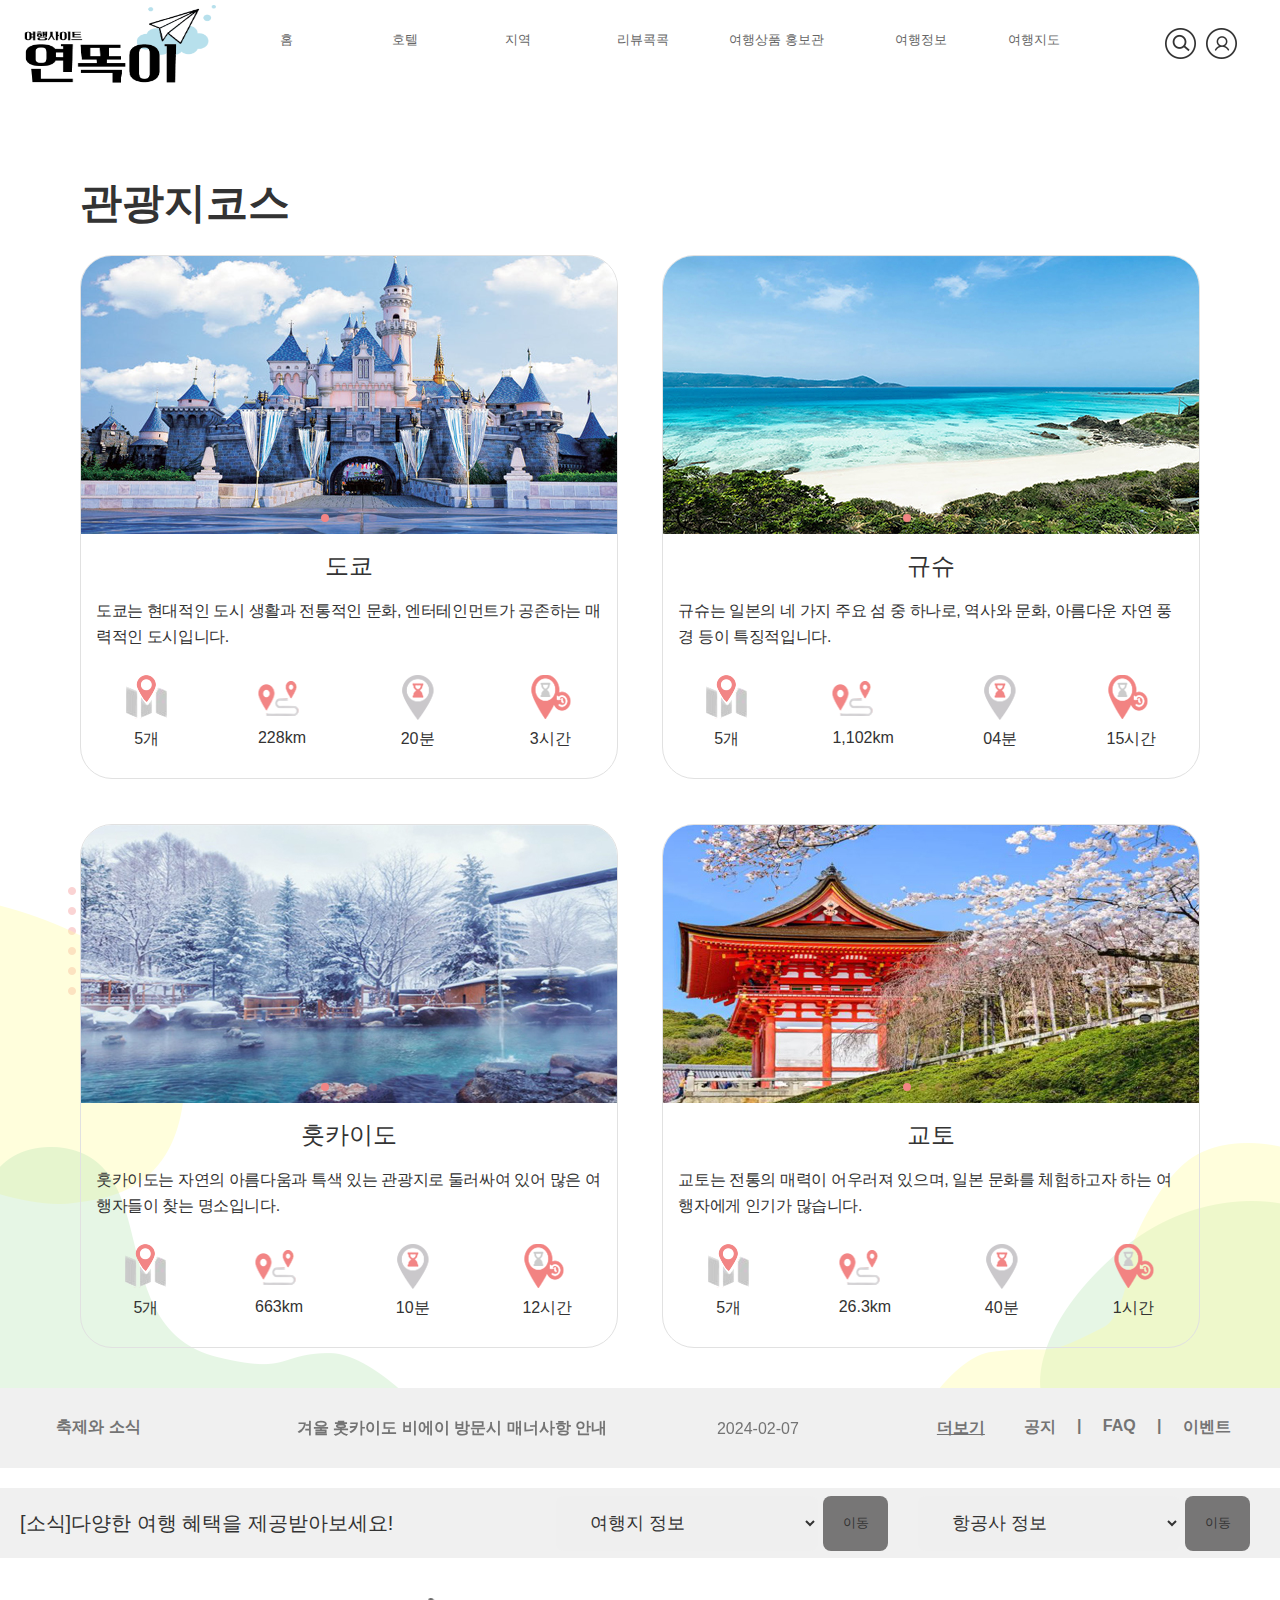
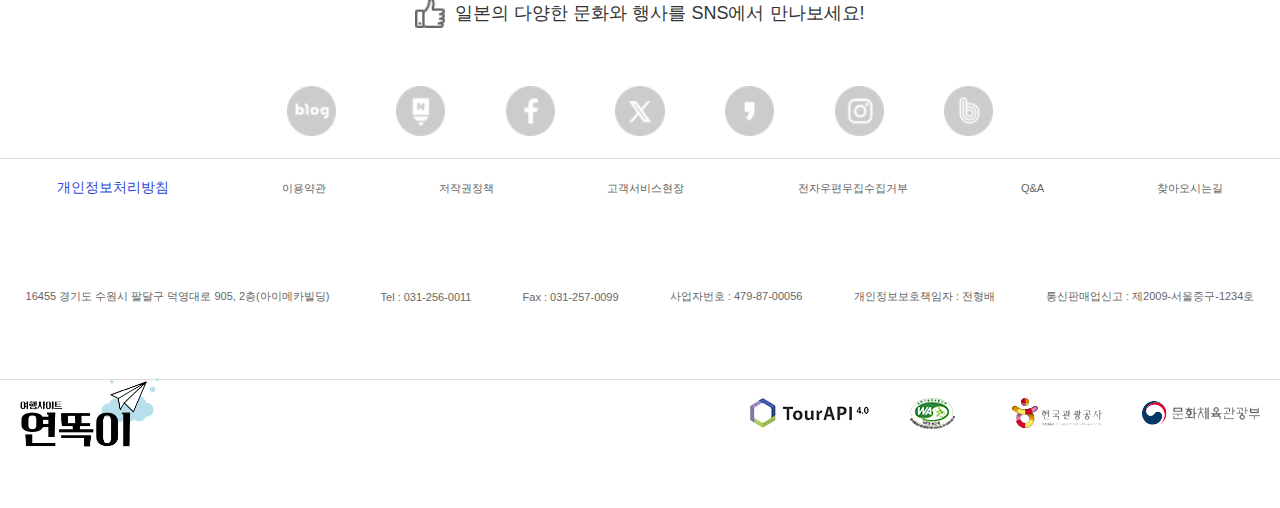
<file: video/sub1/menu.html>
<!DOCTYPE html>
<html lang="ko">

<head>
    <meta charset="UTF-8">
    <meta name="viewport" content="width=device-width, initial-scale=1.0">
    <title>sub4</title>

    <!-- Link Swiper's CSS -->
    
    <link rel="stylesheet" href="https://cdn.jsdelivr.net/npm/swiper@11/swiper-bundle.min.css" />
    <link rel="stylesheet" href="css/reset.css">

   
    
</head>

<body>
    <!-- 마우스 커서 무브 -->

    <div class="circle"></div>


    <!-- 네비게이션 -->
    <header>
        <div id="main_nav">
            <nav id="main_nav_tab">
                <div id="nav_img_box"><img src="image/rogo.png" alt=""></div>
                <ul class="top_nav">
                    <li><a href="../index.html">홈</a></li>
                    <li><a href="../sub2/sub3.html">호텔</a></li>
                    <li><a href="../sub3/mine.html">지역</a></li>
                    <li><a href="menu.html">리뷰콕콕</a>
                        <ul class="sub_nav">
                            <li><a href="menu.html">AI콕콕</a></li>
                            <li><a href="menu.html">핫플콕콕</a></li>
                            <li><a href="menu.html">AI콕콕 플래너</a></li>
                        </ul>
                    </li>
                    <li><a href="../index.html">여행상품 홍보관</a></li>
                    <li><a href="../index.html">여행정보</a>
                        <ul class="sub_nav">
                            <li><a href="../sub3/mine.html">여행지</a></li>
                            <li><a href="../sub3/mine.html">여행기사</a></li>
                            <li><a href="../sub3/mine.html">여행코스</a></li>
                            <li><a href="../sub3/mine.html">축제</a></li>
                            <li><a href="../sub3/mine.html">공연/행사</a></li>
                            <li><a href="../sub3/mine.html">이벤트</a></li>
                            <li><a href="../sub3/mine.html">가볼래-터</a></li>
                            <li><a href="../sub3/mine.html">디지털관광주민증</a></li>
                        </ul>
                    </li>
                    <li><a href="#">여행지도</a></li>
                </ul>
                <div id="nav_img_box2">
                    <a href="#"><img src="img/btn_header_search01.png" alt="돋보기"></a>
                    <a href="#"><img src="img/icon_header_profile1.png" alt="내정보"></a>
                    <div class="row cf">
                        <div class="three col">
                          <div class="hamburger" id="hamburger-1">
                            <span class="line"></span>
                            <span class="line"></span>
                            <span class="line"></span>
                          </div>
                        </div>
                </div>
            </nav>
            <div id="sub_nav_box"></div>
        </div>

      


    </header>

    <!-- 팝업창 -->

    <div id="pop_box">
        <!-- <img src="img/rogo.png" alt=""> -->
        
        <img src="../img/icon_special_box2.png" alt="icon" id="pop_icon1">
        <img src="../img/icon_special_box2.png" alt="icon" id="pop_icon2">
       

        <ul id="sub_top_nav">
            <li><a href="index.html">홈</a></li>
            <li><a href="sub2/sub3.html">호텔</a></li>
            <li><a href="sub3/mine.html">지역</a></li>
            <li ><a href="sub1/menu.html">리뷰콕콕</a>
                <ul class="pop_sub1">
                    <li><a href="sub1/menu.html">AI콕콕</a></li>
                    <li><a href="sub1/menu.html">핫플콕콕</a></li>
                    <li><a href="sub1/menu.html">AI콕콕 플래너</a></li>
                </ul>
            </li>
            <li><a href="index.html">여행상품 홍보관</a></li>
            <li ><a href="sub3/mine.html">여행정보</a>
                <ul class="pop_sub2">
                    <li><a href="sub3/mine.html">여행지</a></li>
                    <li><a href="sub3/mine.html">여행기사</a></li>
                    <li><a href="sub3/mine.html">여행코스</a></li>
                    <li><a href="sub3/mine.html">축제</a></li>
                    <li><a href="sub3/mine.html">공연/행사</a></li>
                    <li><a href="sub3/mine.html">이벤트</a></li>
                    <li><a href="sub3/mine.html">가볼래-터</a></li>
                    <li><a href="sub3/mine.html">디지털관광주민증</a></li>
                </ul>
            </li>
            <li><a href="index.html">여행지도</a></li>
        </ul>
    </div>


    <div class="containerbox">


        <div class="contents-head">
            <h2 class="contents-title">관광지코스</h2>
        </div>


        <div class="contentsbody">
            <ul class="contentslist">
                <!-- 1번째 -->

                <li>
                    <div class="contentitem-wrap">
                        <div class="item-image swiper" style="height: 278px;">
                            <div class="swiper-wrapper">
                                <div class="swiper-slide"><img src="image/dokyo/disneyland.png" alt=""></div>
                                <div class="swiper-slide"><img src="image/dokyo/huzlsan.png" alt=""></div>
                                <div class="swiper-slide"><img src="image/dokyo/bongodori.jpg" alt=""></div>
                                <div class="swiper-slide"><img src="image/dokyo/kamacura.png" alt=""></div>
                            </div>
                            <!-- <div class="swiper-button-next"></div>
                            <div class="swiper-button-prev"></div> -->
                            <div class="swiper-pagination"></div>
                        </div>
                        <div class="item-contents">
                            <div class="item-title ">도쿄</div>
                            <div class="item-text dokyotext">도쿄는 현대적인 도시 생활과 전통적인 문화,  엔터테인먼트가 공존하는 매력적인 도시입니다.
                            </div>
                            <div class="icons">


                                <div class="icon1">
                                    <!-- 이미지 수정해야함  -->
                                    <div class="subway">
                                        <img src="image/icons/icon11.png" alt="">
                                    </div>
                                    
                                    <div>5개</div>
                                </div>
                                <div class="icon2">
                                    <div class="subway">
                                        <img src="image/icons/icon222.png" alt="">
                                    </div>
                                   
                                
                                    <div>228km</div>
                                </div>
                                <div class="icon3">
                                    <div class="subway">
                                        <img src="image/icons/icon333.png" alt="">
                                    </div>
                                   
                                    <div>20분</div>
                                </div>
                                <div class="icon4">
                                    <div class="subway">
                                        <img src="image/icons/icon44.png" alt="">
                                    </div>
                                   
                                    <div>3시간</div>
                                </div>

                            </div>
                        </div>
                    </div>
                </li>

                <!-- 2번째 -->

                <li>
                    <div class="contentitem-wrap">
                        <div class="item-image swiper" style="height: 278px;">
                            <div class="swiper-wrapper">
                                <div class="swiper-slide"><img src="image/hokkaido/hokkaidohot.jpg" alt=""></div>
                                <div class="swiper-slide"><img src="image/hokkaido/otarusnowfestival.jpg" alt=""></div>
                                <div class="swiper-slide"><img src="image/hokkaido/laketoya.jpg" alt=""></div>
                                <div class="swiper-slide"><img src="image/hokkaido/ShiroikoiPark.jpg" alt=""></div>
                            </div>
                            <!-- <div class="swiper-button-next"></div>
                            <div class="swiper-button-prev"></div> -->
                            <div class="swiper-pagination"></div>
                        </div>
                        <div class="item-contents">
                            <div class="item-title">훗카이도</div>
                            <div class="item-text">훗카이도는 자연의 아름다움과 특색 있는 관광지로 둘러싸여 있어 많은 여행자들이 찾는 명소입니다.
                            </div>
                            <div class="icons">
                                <div class="icon1">
                                    <div class="subway">
                                        <img src="image/icons/icon11.png" alt="">
                                    </div>
                                   
                                    <div>5개</div>
                                </div>
                                <div class="icon2">
                                    <div class="subway">
                                        <img src="image/icons/icon222.png" alt="">
                                    </div>
                                   
                                    <div>663km</div>
                                </div>
                                <div class="icon3">
                                    <div class="subway">
                                        <img src="image/icons/icon333.png" alt="">
                                    </div>
                                   
                                    <div>10분</div>
                                </div>
                                <div class="icon4">
                                    <div class="subway">
                                        <img src="image/icons/icon44.png" alt="">
                                    </div>
                                   
                                    <div>12시간</div>
                                </div>

                            </div>
                        </div>
                    </div>
                </li>
                <!-- 3번째 -->

                <li>
                    <div class="contentitem-wrap">
                        <div class="item-image swiper" style="height: 278px;">
                            <div class="swiper-wrapper">
                                <div class="swiper-slide"><img src="image/kyosu/kagoshimabeach.jpg" alt=""></div>
                                <div class="swiper-slide"><img src="image/kyosu/idarlshrine.jpg" alt=""></div>
                                <div class="swiper-slide"><img src="image/kyosu/kagoshima33.jpg" alt=""></div>
                                <div class="swiper-slide"><img src="image/kyosu/house.jpg" alt=""></div>
                            </div>
                            <!-- <div class="swiper-button-next"></div>
                            <div class="swiper-button-prev"></div> -->
                            <div class="swiper-pagination"></div>
                        </div>
                        <div class="item-contents">
                            <div class="item-title">규슈</div>
                            <div class="item-text">규슈는 일본의 네 가지 주요 섬 중 하나로, 역사와 문화, 아름다운 자연 풍경 등이 특징적입니다.

                            </div>
                            <div class="icons">
                                <div class="icon1">
                                    <div class="subway">
                                        <img src="image/icons/icon11.png" alt="">
                                    </div>
                                    
                                    <div>5개</div>
                                </div>
                                <div class="icon2">
                                    <div class="subway">
                                        <img src="image/icons/icon222.png" alt="">
                                    </div>
                                    
                                    <div>1,102km</div>
                                </div>
                                <div class="icon3">
                                    <div class="subway">
                                        <img src="image/icons/icon333.png" alt="">
                                    </div>
                                   
                                    <div>04분</div>
                                </div>
                                <div class="icon4">
                                    <div class="subway">
                                        <img src="image/icons/icon44.png" alt="">
                                    </div>
                                    
                                    <div>15시간</div>
                                </div>

                            </div>
                        </div>
                    </div>
                </li>
                <!-- 4번째 -->
                <li>
                    <div class="contentitem-wrap">
                        <div class="item-image swiper" style="height: 278px;">
                            <div class="swiper-wrapper">
                                <div class="swiper-slide"><img src="image/kyoto/kiyozml.jpg" alt=""></div>
                                <div class="swiper-slide"><img src="image/kyoto/Eigamura.jpg" alt=""></div>
                                <div class="swiper-slide"><img src="image/kyoto/Shinsen-en.jpg" alt=""></div>
                                <div class="swiper-slide"><img src="image/kyoto/kyotogarden.jpg" alt=""></div>
                            </div>
                            <!-- <div class="swiper-button-next"></div>
                            <div class="swiper-button-prev"></div> -->
                            <div class="swiper-pagination"></div>
                        </div>
                        <div class="item-contents">
                            <div class="item-title">교토</div>
                            <div class="item-text kyototext">교토는 전통의 매력이 어우러져 있으며, 일본 문화를 체험하고자 하는 여행자에게 인기가 많습니다.

                            </div>
                            <div class="icons ">

                                <div class="icon1">
                                    <div class="subway">
                                        <img src="image/icons/icon11.png" alt="">
                                    </div>
                                    
                                    <div>5개</div>
                                </div>
                                <div class="icon2">
                                    <div class="subway">
                                        <img src="image/icons/icon222.png" alt="">
                                    </div>
                                   
                                    <div>26.3km</div>
                                </div>
                                <div class="icon3">
                                    <div class="subway">
                                        <img src="image/icons/icon333.png" alt="">
                                    </div>
                                   
                                    <div>40분</div>
                                </div>
                                <div class="icon4">
                                    <div class="subway">
                                        <img src="image/icons/icon44.png" alt="">
                                    </div>
                                    
                                    <div>1시간</div>
                                </div>

                            </div>
                        </div>
                    </div>
                </li>
            </ul>

        </div>
    </div>
    <!-- popup 창 -->
    <div class="popwrap">
        <div id="pop1" class="popupbody">
            <div class="popupcontents">
                <div class="popup-detail">
                    <div class="popup-title">도쿄의 고유한 매력</div>
                    <div class="popup-text">도쿄는 일본의 수도이자 최대 도시로, 현대적이고 다양한 문화와 역동적인 도시 생활이 특징입니다.<br>이 도시는 전 세계에서 가장 인구가 많은 도시 중 하나로, 현대 건물과 전통적인 문화가 공존하는 독특한 모습을 보여줍니다.</div> <!-- content-text 닫음 -->
                    <div class="popup-subway">

                        <div class="icon1">

                            <img src="image/icons/icon11.png" alt="">

                          
                            <div>5개</div>
                        </div>

                        <div class="icon2">

                            <img src="image/icons/icon222.png" alt="">

                           
                            <div>228km</div>
                        </div>

                        <div class="icon3">

                            <img src="image/icons/icon333.png" alt="">

                           
                            <div>20분</div>
                        </div>

                        <div class="icon4">

                            <img src="image/icons/icon44.png" alt="">

                          
                            <div>3시간</div>
                        </div>

                        <!-- contents-subway 닫힘-->
                    </div>

                    <!-- 구글맵이미지수정해야함-->
                    <div class="popup-imagewrap">
                        <!-- <img src="image/googlemap-img.PNG" alt="">
                <a href="https://www.google.co.jp/maps/place/Tokyo+Disneyland/@35.6329007,139.8778194,17z/data=!3m1!4b1!4m6!3m5!1s0x60187d03114737b3:0xe4d93636d509d3cb!8m2!3d35.6328964!4d139.8803943!16zL20vMDQ0ejFu?hl=en&entry=ttu" target="_blank">
                    길찾기
                    <img src="image/google-map-logo.png" alt="">

                </a> -->

             
                <iframe src="https://www.google.com/maps/embed?pb=!1m18!1m12!1m3!1d3326746.965191317!2d137.1353579581531!3d35.485077390026184!2m3!1f0!2f0!3f0!3m2!1i1024!2i768!4f13.1!3m3!1m2!1s0x605d1b87f02e57e7%3A0x2e01618b22571b89!2z7J2867O4IOuPhOy_hOuPhA!5e0!3m2!1sko!2skr!4v1709889593725!5m2!1sko!2skr" width="1100" height="450" style="border:0;" allowfullscreen="" ></iframe>
                    </div>

                    <div class="popup-sub-text">
                        <span class="sub-left-text">
                            함께 가기 좋은 곳
                        </span>
                        <span class="sub-center-text">
                            디즈니랜드 / 후지산 / 봉오도리 / 가마쿠라 /시부야스카이
                        </span>
                        <!-- popup-sub-text 닫힘-->
                    </div>

                    <!-- <img src="image/popupbuscheery.png" alt=""> -->
                    <div class="swiper mySwiper"
                        style="background-image: url(image/popupbuscheery.png);background-repeat: no-repeat;background-position:60% 32%;">
                        <div class="swiper-wrapper">
                            <div class="swiper-slide">
                                <div class="image-border">
                                    <img src="image/dokyo/disneyland.png" alt="">
                                    
                                </div>
                                <div class="image-border-rantagle">
                                        
                                    </div>

                                <!-- 스와이퍼텍스트박스 -->
                                <div class="swiper-textbox">
                                    <div class="swiper-title">
                                        디즈니랜드<br>
                                        위치 : 우라야스시

                                    </div>
                                    <div class="swiper-titleicon"></div>
                                    <div class="swiper-text">
                                        다양한 디즈니 캐릭터들과 화려한 놀이기구가 있고,
                                        가족 단위 여행에 적합한 곳, 가끔식 혼잡한 인파를 참고하여 계획하세요.
                                    </div>
                                    <!-- 스와이퍼텍스트박스 -->
                                </div>

                            </div>
                            <div class="swiper-slide">
                                <div class="image-border">
                                    <img src="image/dokyo/huzlsan.png" alt="">
                                </div>
                                <div class="image-border-rantagle">
                                        
                                </div>
                                <!-- 스와이퍼텍스트박스 -->
                                <div class="swiper-textbox">
                                    <div class="swiper-title">
                                        후지산<br>
                                        위치 : 기타야마
                                    </div>
                                    <div class="swiper-titleicon"></div>
                                    <div class="swiper-text">
                                        후지산은 많은 사람들이 정상까지 등반하여 바라본 풍경을 인상적이라고 언급하고 있습니다.
                                        가이드나 장비를 활용하여 자연의 아름다움을 경험해보세요.

                                    </div>
                                    <!-- 스와이퍼텍스트박스 -->
                                </div>
                            </div>
                            <div class="swiper-slide">
                                <div class="image-border">
                                    <img src="image/dokyo/bongodori.jpg" alt="">
                                </div>
                                <div class="image-border-rantagle">
                                        
                                </div>
                                <!-- 스와이퍼텍스트박스 -->
                                <div class="swiper-textbox">
                                    <div class="swiper-title">
                                        봉오도리 축제<br>
                                        위치 : 혼간지
                                    </div>
                                    <div class="swiper-titleicon"></div>
                                    <div class="swiper-text">
                                        봉오도리 축제는 독특한 전통복장을 입은 축제 참가자들이 볼거리를 제공합니다.
                                        축제의 활기찬 분위기와 아름다운 거리 풍경을 볼수 있어요.
                                    </div>
                                    <!-- 스와이퍼텍스트박스 -->
                                </div>
                            </div>
                            <div class="swiper-slide">
                                <div class="image-border">
                                    <img src="image/dokyo/kamacura.png" alt="">
                                </div>
                                <div class="image-border-rantagle">
                                        
                                </div>
                                <!-- 스와이퍼텍스트박스 -->
                                <div class="swiper-textbox">
                                    <div class="swiper-title">
                                        가마쿠라<br>
                                        위치 : 가나가와현

                                    </div>
                                    <div class="swiper-titleicon"></div>
                                    <div class="swiper-text">
                                        가마쿠라는 넓은 백사장과 해안선이 아름다운 자연경관을 만들어냅니다. 
                                        애니메이션'슬램덩크'의 장면으로 유명해요.
                                    </div>
                                    <!-- 스와이퍼텍스트박스 -->
                                </div>
                            </div>

                            <div class="swiper-slide">
                                <div class="image-border">
                                    <img src="image/dokyo/shibuyasky.jpg" alt="">
                                </div>
                                <div class="image-border-rantagle">
                                        
                                </div>
                                <!-- 스와이퍼텍스트박스 -->
                                <div class="swiper-textbox">
                                    <div class="swiper-title">
                                        시브야스카이<br>
                                        위치 : 시부야구
                                    </div>
                                    <div class="swiper-titleicon"></div>
                                    <div class="swiper-text">
                                        시부야스카이는 시부야의 도심을 한눈에 조망할 수 있는 멋진 전망을 즐길 수 있습니다. 일몰이나 야경이 아름답게 펼쳐져, 특별한 경험을 할수 있어요.
                                    </div>
                                    <!-- 스와이퍼텍스트박스 -->
                                </div>
                            </div>
                        </div>                       

                    </div>
                  
                    <!-- popup-detail 닫힘-->
                </div>
                <button type="button" class="popup-xbutton"></button>
                <!-- popupcontents 닫음-->
            </div>
            <!-- popupbody 닫음-->
        </div>
        <div id="pop2" class="popupbody">
            <div class="popupcontents">
                <div class="popup-detail">
                    <div class="popup-title">월등한 자연경관,훗카이도</div>
                    <div class="popup-text">훗카이도는 사계절의 아름다움과 다양한 활동으로 가득 찬 도시로, 여행자들에게 특별한 경험을 제공하는 지역 중 하나입니다.<br>
                        눈을 떠나기 어려운 아름다운 풍경이 특히 인상적이며, 여름에는 신비로운 호수와 강, 가을에는 단풍이 물들어 황홀한 풍경을 만듭니다.
                    </div> <!-- content-text 닫음 -->
                    <div class="popup-subway">

                        <div class="icon1">

                            <img src="image/icons/icon11.png" alt="">

                         
                            <div>5개</div>
                        </div>

                        <div class="icon2">

                            <img src="image/icons/icon222.png" alt="">

                           
                            <div>663km</div>
                        </div>

                        <div class="icon3">

                            <img src="image/icons/icon333.png" alt="">

                            
                            <div>10분</div>
                        </div>

                        <div class="icon4">

                            <img src="image/icons/icon44.png" alt="">

                            
                            <div>12시간</div>
                        </div>

                        <!-- contents-subway 닫힘-->
                    </div>

                    <!-- 구글맵이미지수정해야함-->
                    <div class="popup-imagewrap">
                        <!-- <img src="image/googlemap-img.PNG" alt="">
                <a href="https://www.google.co.jp/maps/place/Tokyo+Disneyland/@35.6329007,139.8778194,17z/data=!3m1!4b1!4m6!3m5!1s0x60187d03114737b3:0xe4d93636d509d3cb!8m2!3d35.6328964!4d139.8803943!16zL20vMDQ0ejFu?hl=en&entry=ttu" target="_blank">
                    길찾기
                    <img src="image/google-map-logo.png" alt="">

                </a> -->

            
                <iframe src="https://www.google.com/maps/embed?pb=!1m18!1m12!1m3!1d2966560.203879751!2d142.57585195000001!3d43.439059149999984!2m3!1f0!2f0!3f0!3m2!1i1024!2i768!4f13.1!3m3!1m2!1s0x5f9f59209f6c888b%3A0x1c3cc3564fce038f!2z7J2867O4IO2Zi-y5tOydtOuPhA!5e0!3m2!1sko!2skr!4v1709889783090!5m2!1sko!2skr" width="1100" height="450" style="border:0;" allowfullscreen="" ></iframe>
                    </div>

                    <div class="popup-sub-text">
                        <span class="sub-left-text">
                            함께 가기 좋은 곳
                        </span>
                        <span class="sub-center-text">
                            노보리베츠 온천 / 오타루 운하 /하코다테 겨울축제 / 도야코호수
                            /시로이코이비토 파크

                        </span>
                        <!-- popup-sub-text 닫힘-->
                    </div>

                    <!-- <img src="image/popupbuscheery.png" alt=""> -->
                    <div class="swiper mySwiper"
                        style="background-image: url(image/popupbuscheery.png);background-repeat: no-repeat;background-position:60% 32%;">
                        <div class="swiper-wrapper">
                            <div class="swiper-slide">
                                <div class="image-border">
                                    <img src="image/hokkaido/hokkaidohot.jpg" alt="">
                                    
                                </div>
                                <div class="image-border-rantagle">
                                        
                                    </div>

                                <!-- 스와이퍼텍스트박스 -->
                                <div class="swiper-textbox">
                                    <div class="swiper-title">
                                        노보리베츠 온천<br>
                                        위치 : 노보리베츠시
                                    </div>
                                    <div class="swiper-titleicon"></div>
                                    <div class="swiper-text">
                                    노보리베츠 온천은'온천의 백화점'이라고 불립니다.
                                    하루에 무려 1만 톤의 온천수가 샘솟아 쾌적한 환경에서 이용할수 있어요.


                                    </div>
                                    <!-- 스와이퍼텍스트박스 -->
                                </div>

                            </div>
                            <div class="swiper-slide">
                                <div class="image-border">
                                    <img src="image/hokkaido/otarusnowfestival.jpg" alt="">
                                </div>
                                <div class="image-border-rantagle">
                                        
                                </div>
                                <!-- 스와이퍼텍스트박스 -->
                                <div class="swiper-textbox">
                                    <div class="swiper-title">
                                        오타루 운하<br>
                                        위치 : 오타루 에리어

                                    

                                    </div>
                                    <div class="swiper-titleicon"></div>
                                    <div class="swiper-text">
                                        오타루 눈빛거리는 매년 항구 도시 오타루에 불을 밝힙니다. 빛을 내는 조명과 반짝이는 눈 조각상이 어우러진 이축제는 때때로 살을 어는 듯한 추위에 온기를 더해줍니다.


                                    </div>
                                    <!-- 스와이퍼텍스트박스 -->
                                </div>
                            </div>
                            <div class="swiper-slide">
                                <div class="image-border">
                                    <img src="image/hokkaido/hakodatewinterfestival.JPG" alt="">
                                </div>
                                <div class="image-border-rantagle">
                                        
                                </div>
                                <!-- 스와이퍼텍스트박스 -->
                                <div class="swiper-textbox">
                                    <div class="swiper-title" >
                                        하코다테 겨울축제<br>
                                        위치 / 일시 : 하코다테시 /11월 하순-2월중순<br>
                                     
                                    </div>
                                    <div class="swiper-titleicon"></div>
                                    <div class="swiper-text">
                                        
                                        하코다테의 겨울 풍경을 즐길 수 있는 이벤트입니다. 교회와 역사적 건축물이 늘어선 거리의  환하게 불을 밝힌 마슈마루와의 조화를 꼭 감상해 보세요.

                                    </div>
                                    <!-- 스와이퍼텍스트박스 -->
                                </div>
                            </div>
                            <div class="swiper-slide">
                                <div class="image-border">
                                    <img src="image/hokkaido/laketoya.jpg" alt="">
                                </div>
                                <div class="image-border-rantagle">
                                        
                                </div>
                                <!-- 스와이퍼텍스트박스 -->
                                <div class="swiper-textbox">
                                    <div class="swiper-title">
                                        도야코호수<br>
                                        위치 : 니세코
                                    </div>
                                    <div class="swiper-titleicon"></div>
                                    <div class="swiper-text">
                                        인근의 도야산(도야마)에 둘러싸여 있어 자연 경관이 아름답습니다. 호수 주변에는 산책로와 전망대가 마련되어 있어 관광객들이 풍경을 즐기기에 좋은 장소입니다.
                                    </div>
                                    <!-- 스와이퍼텍스트박스 -->
                                </div>
                            </div>

                            <div class="swiper-slide">
                                <div class="image-border">
                                    <img src="image/hokkaido/ShiroikoiPark.jpg" alt="">
                                </div>
                                <div class="image-border-rantagle">
                                        
                                </div>
                                <!-- 스와이퍼텍스트박스 -->
                                <div class="swiper-textbox">
                                    <div class="swiper-title">
                                        시로이코이비토 파크<br>
                                       위치 :미야노사와

                                    </div>
                                    <div class="swiper-titleicon"></div>
                                    <div class="swiper-text">
                                        홋카이도를 대표하는 특제 화이트 초콜릿을 랭그드샤 사이에 넣어 만들어 높은 인기를 자랑하고 있다. 제조 공장을 견학하며 과자 만들기 체험이나 초콜릿 역사를 배울 수 있어요.

                                    </div>
                                    <!-- 스와이퍼텍스트박스 -->
                                </div>
                            </div>
                        </div>                       

                    </div>
                  
                    <!-- popup-detail 닫힘-->
                </div>
                <button type="button" class="popup-xbutton"></button>
                <!-- popupcontents 닫음-->
            </div>
            <!-- popupbody 닫음-->
        </div>
        <div id="pop3" class="popupbody">
            <div class="popupcontents">
                <div class="popup-detail">
                    <div class="popup-title">훌륭한 교통 인프라, 규슈</div>
                    <div class="popup-text del-letterspacing">규슈는 일본의 네 가지 주요 섬 중 하나로, 역사와 문화, 아름다운 자연 풍경 등이 특징적입니다.<br>
                        규슈는 훌륭한 교통 인프라를 자랑합니다. 신칸센이 운행되면서 도시 간 이동이 편리해졌으며,<br> 국제공항과 대형 항구를 통해 국제적인 교역과 교류의 중심지로 기능하고 있습니다.
                        </div> <!-- content-text 닫음 -->
                    <div class="popup-subway">

                        <div class="icon1">

                            <img src="image/icons/icon11.png" alt="">

                           
                            <div>5개</div>
                        </div>

                        <div class="icon2">

                            <img src="image/icons/icon222.png" alt="">

                         
                            <div>1,102km</div>
                        </div>

                        <div class="icon3">

                            <img src="image/icons/icon333.png" alt="">

                           
                            <div>04분</div>
                        </div>

                        <div class="icon4">

                            <img src="image/icons/icon44.png" alt="">

                           
                            <div>15시간</div>
                        </div>

                        <!-- contents-subway 닫힘-->
                    </div>

                    <!-- 구글맵이미지수정해야함-->
                    <div class="popup-imagewrap">
                        <!-- <img src="image/googlemap-img.PNG" alt="">
                <a href="https://www.google.co.jp/maps/place/Tokyo+Disneyland/@35.6329007,139.8778194,17z/data=!3m1!4b1!4m6!3m5!1s0x60187d03114737b3:0xe4d93636d509d3cb!8m2!3d35.6328964!4d139.8803943!16zL20vMDQ0ejFu?hl=en&entry=ttu" target="_blank">
                    길찾기
                    <img src="image/google-map-logo.png" alt="">

                </a> -->
               
                <iframe src="https://www.google.com/maps/embed?pb=!1m18!1m12!1m3!1d3447271.824981091!2d128.18448022415822!3d32.45994740591932!2m3!1f0!2f0!3f0!3m2!1i1024!2i768!4f13.1!3m3!1m2!1s0x3541217f4eab6129%3A0xbe24d8dc2e9337ef!2z6rec7IqI!5e0!3m2!1sko!2skr!4v1709889719263!5m2!1sko!2skr" width="1100" height="450" style="border:0;" allowfullscreen="" ></iframe>
                    </div>

                    <div class="popup-sub-text">
                        <span class="sub-left-text">
                            함께 가기 좋은 곳
                        </span>
                        <span class="sub-center-text">
                            규슈가고시마해변 / 이다리신사 / 사즈마 후지 /하우스텐보스 /타카치호 협곡
                        </span>
                        <!-- popup-sub-text 닫힘-->
                    </div>

                    <!-- <img src="image/popupbuscheery.png" alt=""> -->
                    <div class="swiper mySwiper"
                        style="background-image: url(image/popupbuscheery.png);background-repeat: no-repeat;background-position:60% 32%;">
                        <div class="swiper-wrapper">
                            <div class="swiper-slide">
                                <div class="image-border">
                                    <img src="image/kyosu/kagoshimabeach.jpg" alt="">
                                    
                                </div>
                                <div class="image-border-rantagle">
                                        
                                    </div>

                                <!-- 스와이퍼텍스트박스 -->
                                <div class="swiper-textbox">
                                    <div class="swiper-title">
                                        가고시마해변<br>
                                        위치 :요시노초
                                    </div>
                                    <div class="swiper-titleicon"></div>
                                    <div class="swiper-text">
                                        바닷물이 빠졌을 때만 나타나는 하트모양의 웅덩이가 있어 사랑의 명소입니다.
                                        스노클링이나 다이빙을 즐기면서 아름다운 바다 속에서 바다거북도 만날 수 있어요.

                                    </div>
                                    <!-- 스와이퍼텍스트박스 -->
                                </div>

                            </div>
                            <div class="swiper-slide">
                                <div class="image-border">
                                    <img src="image/kyosu/idarlshrine.jpg" alt="">
                                </div>
                                <div class="image-border-rantagle">
                                        
                                </div>
                                <!-- 스와이퍼텍스트박스 -->
                                <div class="swiper-textbox">
                                    <div class="swiper-title">
                                        이다리신사<br>
                                        위치 : 야부노우치 초 
                                    </div>
                                    <div class="swiper-titleicon"></div>
                                    <div class="swiper-text">
                                         여우신사로 더 유명하다. 신을 모시는 곳으로 이곳 여우신사는
                                        주황빛 토리이가 1만여 개가 줄지어 있어 그 웅장함이  
                                        포토스팟으로 유명한 길이에요.

                                    </div>
                                    <!-- 스와이퍼텍스트박스 -->
                                </div>
                            </div>
                            <div class="swiper-slide">
                                <div class="image-border">
                                    <img src="image/kyosu/kagoshima33.jpg" alt="">
                                </div>
                                <div class="image-border-rantagle">
                                        
                                </div>
                                <!-- 스와이퍼텍스트박스 -->
                                <div class="swiper-textbox">
                                    <div class="swiper-title">
                                        가고시마 이부스키<br>
                                        위치 사즈마 후지
                                    </div>
                                    <div class="swiper-titleicon"></div>
                                    <div class="swiper-text">
                                        일본 백명산에도 선정될 만큼 우수한 산입니다. 기슭에는 카이몬 산록 자연 공원이 펼쳐져 있어서 자연을 몸으로 느끼고 싶은 분에게 특히 추천입니다.
                                         가고시마 이부스키의 자연을 느끼세요

                                    </div>
                                    <!-- 스와이퍼텍스트박스 -->
                                </div>
                            </div>
                            <div class="swiper-slide">
                                <div class="image-border">
                                    <img src="image/kyosu/house.jpg" alt="">
                                </div>
                                <div class="image-border-rantagle">
                                        
                                </div>
                                <!-- 스와이퍼텍스트박스 -->
                                <div class="swiper-textbox">
                                    <div class="swiper-title">
                                        하우스텐보스<br>
                                        위치 : 나가사키현
                                    </div>
                                    <div class="swiper-titleicon"></div>
                                    <div class="swiper-text">
                                        네덜란드의 거리와 미나토마치를 재현한 테마파크 입니다.
                                        이국 정서 넘치는 네덜란드의 시골 풍경과 여러 가지 빛깔의 꽃을 바라보며 느긋하게 산책해보세요.


                                    </div>
                                    <!-- 스와이퍼텍스트박스 -->
                                </div>
                            </div>

                            <div class="swiper-slide">
                                <div class="image-border">
                                    <img src="image/kyosu/Miyazaki.jpg" alt="">
                                </div>
                                <div class="image-border-rantagle">
                                        
                                </div>
                                <!-- 스와이퍼텍스트박스 -->
                                <div class="swiper-textbox">
                                    <div class="swiper-title">
                                        타카치호 협곡<br>
                                        위치 :  무코야마
                                    </div>
                                    <div class="swiper-titleicon"></div>
                                    <div class="swiper-text">
                                        푸른숲속에서  가까이서 17미터 낙차의 마나이노타키 폭포가 쏟아지는 자연을 볼수있습니다.
                                        특히 다카치호 협곡의 보트가 인기인데,직접 노를 저으며 유람할수 있어요.


                                    </div>
                                    <!-- 스와이퍼텍스트박스 -->
                                </div>
                            </div>
                        </div>                       

                    </div>
                    
                    <!-- popup-detail 닫힘-->
                </div>
                <button type="button" class="popup-xbutton"></button>
                <!-- popupcontents 닫음-->
            </div>
            <!-- popupbody 닫음-->
        </div>
        <div id="pop4" class="popupbody">
            <div class="popupcontents">
                <div class="popup-detail">
                    <div class="popup-title">전통적 매력, 교토</div>
                    <div class="popup-text">교토는 일본의 수도였던 역사적인 중심지로
                    역사와 예술, 그리고 전통의 매력이 어우러져 있는 도시로, 일본 문화를 체험하고자 하는<br> 여행자에게 인기가 많습니다.

                    </div> <!-- content-text 닫음 -->
                    <div class="popup-subway">

                        <div class="icon1">

                            <img src="image/icons/icon11.png" alt="">

                          
                            <div>5개</div>
                        </div>

                        <div class="icon2">

                            <img src="image/icons/icon222.png" alt="">

                          
                            <div>26.3km</div>
                        </div>

                        <div class="icon3">

                            <img src="image/icons/icon333.png" alt="">

                            
                            <div>40분</div>
                        </div>

                        <div class="icon4">

                            <img src="image/icons/icon44.png" alt="">

                           
                            <div>1시간</div>
                        </div>

                        <!-- contents-subway 닫힘-->
                    </div>

                    <!-- 구글맵이미지수정해야함-->
                    <div class="popup-imagewrap">
                        <!-- <img src="image/googlemap-img.PNG" alt="">
                <a href="https://www.google.co.jp/maps/place/Tokyo+Disneyland/@35.6329007,139.8778194,17z/data=!3m1!4b1!4m6!3m5!1s0x60187d03114737b3:0xe4d93636d509d3cb!8m2!3d35.6328964!4d139.8803943!16zL20vMDQ0ejFu?hl=en&entry=ttu" target="_blank">
                    길찾기
                    <img src="image/google-map-logo.png" alt="">

                </a> -->
                <iframe src="https://www.google.com/maps/embed?pb=!1m18!1m12!1m3!1d208917.38702162885!2d135.55406174898462!3d35.09836561101662!2m3!1f0!2f0!3f0!3m2!1i1024!2i768!4f13.1!3m3!1m2!1s0x6001a8d6cd3cc3f1%3A0xc0961d366bbb1d3d!2sKyoto%2C%20Japan!5e0!3m2!1sen!2skr!4v1709708175040!5m2!1sen!2skr" width="1100" height="450" style="border:0;" allowfullscreen="" ></iframe>
                    </div>

                    <div class="popup-sub-text">
                        <span class="sub-left-text">
                            함께 가기 좋은 곳
                        </span>
                        <span class="sub-center-text">
                            기요미즈 데라 / 에이가무라 / 지다이마츠리 축제/ 신센엔 /교토 식물원
                        </span>
                        <!-- popup-sub-text 닫힘-->
                    </div>

                    <!-- <img src="image/popupbuscheery.png" alt=""> -->
                    <div class="swiper mySwiper"
                        style="background-image: url(image/popupbuscheery.png);background-repeat: no-repeat;background-position:60% 32%;">
                        <div class="swiper-wrapper">
                            <div class="swiper-slide">
                                <div class="image-border">
                                    <img src="image/kyoto/kiyozml.jpg" alt="">
                                    
                                </div>
                                <div class="image-border-rantagle">
                                        
                                    </div>

                                <!-- 스와이퍼텍스트박스 -->
                                <div class="swiper-textbox">
                                    <div class="swiper-title">
                                        기요미즈 데라<br>
                                        위치 :히가시야마구
                                    </div>
                                    <div class="swiper-titleicon"></div>
                                    <div class="swiper-text">
                                        기요미즈 데라는 교토의 대표적인 절로, 물 위에 떠 있는 나무 다리로 유명합니다. 봄에는 벚꽃, 가을에는 단풍이 아름다운 절 내외를 장식하며, 전망대에서는 교토의 도시 경관을 감상할 수 있어요.

                                    </div>
                                    <!-- 스와이퍼텍스트박스 -->
                                </div>

                            </div>
                            <div class="swiper-slide">
                                <div class="image-border">
                                    <img src="image/kyoto/Eigamura.jpg" alt="">
                                </div>
                                <div class="image-border-rantagle">
                                        
                                </div>
                                <!-- 스와이퍼텍스트박스 -->
                                <div class="swiper-textbox">
                                    <div class="swiper-title">
                                        에이가무라<br>
                                        위치 : 우즈마사
                                    </div>
                                    <div class="swiper-titleicon"></div>
                                    <div class="swiper-text">
                                        많은 사무라이 영화와 시대극이 바로 이곳에서 촬영되었어요. 오래된 주택, 헛간, 방과 같은 흥미로운 야외 및 실내 세트가 마련되어 있습니다.
                                        이곳에서 진행하는 전통 의상을 입고 사진 촬영을 해보세요
                                    </div>
                                    <!-- 스와이퍼텍스트박스 -->
                                </div>
                            </div>
                            <div class="swiper-slide">
                                <div class="image-border">
                                    <img src="image/kyoto/kyotofestival.png" alt="">
                                </div>
                                <div class="image-border-rantagle">
                                        
                                </div>
                                <!-- 스와이퍼텍스트박스 -->
                                <div class="swiper-textbox">
                                    <div class="swiper-title">
                                        지다이마츠리축제<br>
                                        위치 / 일시 : 헤이안신궁 / 10월 22~24일
                                        
                                    </div>
                                    <div class="swiper-titleicon"></div>
                                    <div class="swiper-text">
                                        일본 교토부에서 열리는 축제입니다. 교토가 수도였던 약 1100년 동안의풍속을 시대별로 나누어 재현하는 가장행렬로,
                                        전통 음악인 기온바야시에 맞추어 교토거리를 순행하는 장면이 인상적이에요.		

                                    </div>
                                    <!-- 스와이퍼텍스트박스 -->
                                </div>
                            </div>
                            <div class="swiper-slide">
                                <div class="image-border">
                                    <img src="image/kyoto/Shinsen-en.jpg" alt="">
                                </div>
                                <div class="image-border-rantagle">
                                        
                                </div>
                                <!-- 스와이퍼텍스트박스 -->
                                <div class="swiper-textbox">
                                    <div class="swiper-title">
                                       신센엔<br>
                                       위치 :히가시이루
                                    </div>
                                    <div class="swiper-titleicon"></div>
                                    <div class="swiper-text">
                                        이 정원은 신선한 봄 정원을 의미하며 궁전과 연결되어 황제의 개인 정원으로 사용되었습니다. 
                                        교토에서 가장 오래된 기존 정원으로 계속 알려져 있습니다.

                                    </div>
                                    <!-- 스와이퍼텍스트박스 -->
                                </div>
                            </div>

                            <div class="swiper-slide">
                                <div class="image-border">
                                    <img src="image/kyoto/kyotogarden.jpg" alt="">
                                </div>
                                <div class="image-border-rantagle">
                                        
                                </div>
                                <!-- 스와이퍼텍스트박스 -->
                                <div class="swiper-textbox">
                                    <div class="swiper-title">
                                       교토 식물원<br>
                                       위치 : 한기초
                                    </div>
                                    <div class="swiper-titleicon"></div>
                                    <div class="swiper-text">
                                        12만 개 이상의 식물이 있는 이 식물원은 대나무, 벚나무, 수국, 분재, 동백나무, 제비붓꽃과 토종 식물, 연꽃 등을 위한 특별 정원과 티 하나 없이 깔끔한 유럽식 정원으로 구성되어 있어요.
                                    </div>
                                    <!-- 스와이퍼텍스트박스 -->
                                </div>
                            </div>
                        </div>                       

                    </div>
               
                    <!-- popup-detail 닫힘-->
                </div>
                <button type="button" class="popup-xbutton"></button>
                <!-- popupcontents 닫음-->
            </div>
            <!-- popupbody 닫음-->
        </div>
        <!-- popupwrap 닫음-->
        <div class="top-closebutton">X</div>
    </div>
   <div>
<div class="newsbar" style="background-color: #f0f0f0;">
    <img src="image/background.png" alt="">
    <img src="image/background2.png" alt="">

    <div class="right-el swiper">
        <div class="info-title">
    
           <a href="#">축제와 소식</a>
        </div>
        <div class="swiper-wrapper newsbar-swipertext">
            <div class="swiper-slide">
                <a href="https://www.japan.travel/ko/kr/topic/gyeoul-hoskaido-biei-bangmunhasil-ddae-maeneosahang-annae/">겨울 홋카이도 비에이 방문시 매너사항 안내</a>
                <div class="year"><a href="#" style="font-weight: 300;">2024-02-07</a></div>
            </div>
            
            <div class="swiper-slide"><a href="https://www.japan.travel/ko/kr/topic/nyuyogtaimjeu-seonjeong-2024nyeon-bangmunhaeya-hal-segyeyeohaengji-52-gos-jung-3wi-deunggeug/">뉴욕타임즈 선정 '2024년 방문해야 할 세계여행지 52 곳 중 3위'</a><div class="year">
                <a href="#" style="font-weight: 300;">2024-02-23</a></div></div>
            
            <div class="swiper-slide"><a href="https://www.japan.travel/ko/kr/topic/oegugin-gwangwanggaegeul-wihan-pusi-jeongbo-alrim-aeb-safety-tips/">외국인 관광객을 위한 푸시 정보 알림 앱 "Safety tips"</a><div class="year">
                <a href="#" style="font-weight: 300;">2024-03-10</a>
            </div></div>
            
            <div class="swiper-slide"><a href="https://www.japan.travel/ko/kr/topic/jnto-ilbon-yeohaeng-caegja-seoncagsun-baepo-sinceong-annae-3weol-hanjeong/">JNTO 일본 여행 책자 선착순 배포 신청 안내</a><div class="year">
                <a href="#" style="font-weight: 300;">2024-04-02</a></div></div>
            
        </div>
        <div class="controls">
            <div class="more"><a href="#" style="text-decoration: underline;">더보기</a></div>
      
            
    </div>
    <div class="left-el">
        <a href="#">공지 </a>
        <a href="#">|</a>
        <a href="#">FAQ </a>
        <a href="#">|</a>
        <a href="#">이벤트</a>
       
    </div>    
    </div>
    
    
</div>
  
</div>
    <!-- 푸터 페이지 -->
        
    <footer>
        <div id="footer_top">
            <ul id="fot_top_slide">
                <li>[소식]다양한 여행 혜택을 제공받아보세요!</li>
                <li>[소식]"3월은 여행가는 달", 항공권 할인받고 봄철 비행기여행떠나요!</li>
                <li>[소식]벚꽃과 술 도쿄의 벚꽃축제를 즐겨보세요!</li>
                <li>[소식]각종 호텔 할인혜택을 잊지말고 꼭 챙겨가세요!</li>
            </ul>
            <select class="fot_top_mid">
                <option value="">여행지 정보</option>
                <option value="">간토</option>
                <option value="">규슈</option>
                <option value="">간사이</option>
                <option value="">훗카이도</option>
                <option value="">도호쿠</option>
                <option value="">도카이</option>
                <option value="">주고쿠</option>
                <option value="">오키나와</option>
            </select>

            <button class="fot_top_btn">이동</button>

            <select class="fot_top_mid">
                <option value="">항공사 정보</option>
                <option value="">제주항공</option>
                <option value="">티웨이항공</option>
                <option value="">진에어항공</option>
                <option value="">에어부산</option>
                <option value="">에어프레미아</option>
                <option value="">이스타항공</option>
                <option value="">플라이강원</option>
                <option value="">에어로케이</option>
            </select>

            <button class="fot_top_btn">이동</button>


        </div>

        <div id="footer_top2"><img src="img/ico_footer_sns.png" alt="foot"><p>일본의 다양한 문화와 행사를 SNS에서 만나보세요!</p></div>

        <div id="footer_img">
            <li><a href="https://www.naver.com/"><img src="img/ico_sns1.png" alt="icon"></a></li>
            <li><a href="https://www.japan.travel/ko/kr/"><img src="img/ico_sns2.png" alt="icon"></a></li>
            <li><a href="https://www.facebook.com/?locale=ko_KR"><img src="img/ico_sns3.png" alt="icon"></a></li>
            <li><a href="https://twitter.com/?lang=ko"><img src="img/ico_sns4.png" alt="icon"></a></li>
            <li><a href="https://accounts.kakao.com/login/?continue=https%3A%2F%2Fkauth.kakao.com%2Foauth%2Fauthorize%3Fresponse_type%3Dcode%26redirect_uri%3Dhttps%253A%252F%252Fstory.kakao.com%252Fs%252Foauth%26state%3D35153b36d5a48%26through_account%3Dtrue%26client_id%3D2a8b2aa0dc2c4e9121bbd4b9bdb70bc1#login"><img src="img/ico_sns5.png" alt="icon"></a></li>
            <li><a href="https://www.instagram.com/"><img src="img/ico_sns7.png" alt="icon"></a></li>
            <li><a href="https://band.us/ko"><img src="img/ico_sns9.png" alt="icon"></a></li>


        </div>

        <div class="footer_bottom">
            <ul>
                <li><a href="#">개인정보처리방침</a></li>
                <li>이용약관</li>
                <li>저작권정책</li>
                <li>고객서비스현장</li>
                <li>전자우편무집수집거부</li>
                <li>Q&A</li>
                <li>찾아오시는길</li>
            </ul>
        </div>

        <div class="footer_bottom">
            <ul>
                <li> 16455 경기도 수원시 팔달구 덕영대로 905, 2층(아이메카빌딩)</li>
                <li>Tel : 031-256-0011</li>
                <li>Fax : 031-257-0099</li>
                <li>사업자번호 : 479-87-00056</li>
                <li>개인정보보호책임자 : 전형배</li>
                <li>통신판매업신고 : 제2009-서울중구-1234호</li>
              
            </ul>
        </div>

        <div id="footer_bottom2">
            <span><img src="../img/rogo.png" alt="logo" id="footer_imgrogo"></span>

            <ul>
                <li><img src="img/logo_foot_api.png" alt="footerImg"></li>
                <li><img src="img/logo_foot_wa.png" alt="footerImg"></li>
                <li><img src="img/logo_foot_gg.png" alt="footerImg"></li>
                <li><img src="img/logo_foot_mg.png" alt="footerImg"></li>
            </ul>
        </div>


    </footer>



    <script src="https://cdn.jsdelivr.net/npm/swiper@11/swiper-bundle.min.js"></script>
    <script src="https://ajax.googleapis.com/ajax/libs/jquery/3.7.1/jquery.min.js"></script>
    <script src="https://cdn.jsdelivr.net/npm/swiper@11/swiper-bundle.min.js"></script>
   
    <script src="js/JQuery.js"></script>
    <script src="js/swiper.js"></script>
    <script src="js/show.js"></script>
</body>

</html>
</file>
<file: sub3/css/sub4.css>
#section1_1 {
    margin: 0px auto;
    width: 100%;

    background: linear-gradient(-45deg, #ffffff, #FFFC9B, #ffffff, #B7E5B4);
    background-size: 400% 400%;
    animation: gradient 15s ease infinite;
    color: #000000;
}

#section4 {
    margin: 0px auto;

    background: linear-gradient(-45deg, #ef5347, #e9f1fc, #c5f0ff, #f6b03a);
    background-size: 400% 400%;
    animation: gradient 15s ease infinite;
    width: 100%;
}

#section1_3 {
    margin: 0px auto;
    padding: 70px 30px;
    background: linear-gradient(-45deg, #4ef0ff, #ffffff, #ffffff, #70fff5);
    background-size: 400% 400%;
    animation: gradient 15s ease infinite;
    width: 100%;
}

#section1_2 {
    background-image: url('../img/backgroundimg.png');
    background-position: center;
    background-size: cover;
}



/*뒷 배경화면 그라데이션*/
@keyframes gradient {
    0% {
        background-position: 0% 50%;
    }

    50% {
        background-position: 100% 50%;
    }

    100% {
        background-position: 0% 50%;
    }
}


/*미디어 쿼리*/
@media all and (max-width: 599px) {

     
    
    /* 네비게이션 */
    
      /* 네비게이션 */
    
      header {
        z-index: 10;
        position: sticky;
        top: 0;
        z-index: 101;
    }
    
    #main_nav {
        width: 100%;
        height: 95px;
        background-color: white;
       
        
       
    }
    
    #main_nav_tab {
        display: flex;
        width: 90%;
        height: 100%;
        justify-content: space-between;
    }
    
    #main_nav_tab {
        display: flex;
        width: 100%;
        height: 100%;
    }
    
    #nav_img_box {
        width: 20%;
        overflow: hidden;
        display: flex;
        justify-content: center;
        align-items: center;
            }

    #nav_img_box img 
    {width:100%; height: 80%; margin-left: 20px;}
    
    .top_nav {
        width: 70%;
        height: 100%;
        display: flex;
        flex-direction: row;
        padding: 0 40px;
        display: none;
    }
    
    .top_nav>li {
        float: left;
        text-align: left;
        width: 100%;
        font-size: 0.8rem;
        line-height: 80px;
    }
    
    .top_nav>li a {
        color: #666;
    }
    
    .top_nav>li:hover>a {
        color: black;
        font-weight: bold;
    
    }
    
    .top_nav>li:nth-of-type(5) {
        width: 130%;
        margin-right: 20px;
    }
    
    
    #nav_img_box2 {
        display: flex;
        align-items: center;
       
        width: 44%;
        height: 100%;
       
    }
    
    #nav_img_box2 a {
        margin: 0px 5px;
        transform: scale(1.0);
    }

    #nav_img_box2 img {width: 40px; height: 40px;}
    
    #nav_img_box2 a:hover {
        transform: scale(1.1);
    }
    
    
    /* 네비게이션 아래 박스 */
    
    #sub_nav_box {
       
        height: 400px;
        display: none;
    }
    
    .sub_nav li a {
        color: #666;
    
    }
    
    .sub_nav {
        height: 400px;
        display: none;
        z-index: 10;
    }
    
    .sub_nav>li {
        font-size: 0.8rem;
        line-height: 40px;
        padding-top: 10px;
        text-align: left;
        width: 100%;
    }
    
    .sub_nav>li:nth-of-type(8) {
        width: 120%;
    }
    
    .sub_nav li:hover a {
        font-weight: bold;
        color: black;
    }


    /* 햄버거  */
    
    .row .three{
        padding: 80px 30px;
        -webkit-box-sizing: border-box;
        -moz-box-sizing: border-box;
        box-sizing: border-box;
        color: #333;
        text-align: center;
        
      }
      
      .hamburger .line{
        width: 50px;
        height: 5px;
        background-color: #333;
        display: block;
        margin: 8px auto;
        -webkit-transition: all 0.3s ease-in-out;
        -o-transition: all 0.3s ease-in-out;
        transition: all 0.3s ease-in-out;
        z-index: 50;
      }
      
      .hamburger:hover{
        cursor: pointer;
      }
      
      /* ONE */
      
      #hamburger-1.is-active .line:nth-child(2){
        opacity: 0;
      }
      
      #hamburger-1.is-active .line:nth-child(1){
        -webkit-transform: translateY(13px) rotate(45deg);
        -ms-transform: translateY(13px) rotate(45deg);
        -o-transform: translateY(13px) rotate(45deg);
        transform: translateY(13px) rotate(45deg);
      }
      
      #hamburger-1.is-active .line:nth-child(3){
        -webkit-transform: translateY(-13px) rotate(-45deg);
        -ms-transform: translateY(-13px) rotate(-45deg);
        -o-transform: translateY(-13px) rotate(-45deg);
        transform: translateY(-13px) rotate(-45deg);
      }

    /* 팝업창 */

    #pop_box{
        width: 100%;
        height: 1000px;
        background-color: #f7f7f7;
        position: absolute;
        top: 0;
        left: 0;
        z-index: 100;
        position: fixed;
        display: flex;
        flex-direction: column;  
        display: none;
    
        
    }


    #pop_box img{width: 200px; height: 100px; margin:  20px auto;  position: relative; top: 0; left: 150px;}

    #pop_box #pop_icon1{width: 25px; height: 25px; position: absolute; top: 250px; left: 400px; }

    #pop_box #pop_icon2{width: 25px; height: 25px;position: absolute; top: 335px; left: 400px;}

    #pop_box #pop_icon3{width: 25px; height: 275px;position: absolute; top:125px;left: 0;} 

    #pop_box #pop_icon1,#pop_box #pop_icon2{z-index: 10; cursor: pointer;}

    #pop_box ul{position: relative; }

    #sub_top_nav{padding-top: 144px;}

    #pop_box li img{width: 20px; height: 20px;}
    

    #pop_box ul li{ margin: 10px 40px}

    #pop_box ul li a{font-size: 20px; color: #666;}

    #pop_box ul li a:hover{color: #b0eed5;}

    .pop_sub1,.pop_sub2{display: none;}

    .contents_div {
        height: 100%;
        width: 120%;
        margin: 0 auto;
    }

    #contents>div>div:not(#section6>div) {
        width: 100%;
        height: 100vh;
        margin: 0 auto;
        position: relative;
    }

    #section6>div {
        /* height: 20vh; */
        width: 100%;
        margin: 0 auto;
        position: relative;
        margin-top: 100px;
    }


    #s1_1_h1,
    #s1_1_p1,
    #s1_1_p2,
    .s1_1_1,
    .s1_1_2 {

        transition: all 2s;
        transform: translateY(-30px);
        opacity: 1;


    }



    /*section1_1*/


    #seciton1_1 {
        position: relative;

    }



    #s1_1_h1 {
        position: absolute;
        top: 50px;
        font-size: 30px;
        margin-left: 30px;
    }

    #s1_1_p1 {
        position: absolute;
        font-size: 100%;
        margin-left: 73px;
        padding-top: 133px;
    }

    #s1_1_p2 {
        position: absolute;
        font-size: 100%;
        top: 69%;
     
        right: 10px;
    }




    /*section1_2*/


    #s1_2_h1,
    #s1_2_p1,
    #s1_2_p2,
    .s1_2_3,
    .s1_2_4 {

        transition: all 2s;
        transform: translateY(-30px);
        opacity: 0;


    }


    #s1_2_h1 {
        padding-top: 100px;
        font-size: 30px;
        margin-left: 30px;
    }

    #s1_2_p1 {
        font-size: 100%;
        margin-left: 70px;
        padding-top: 30px;
    }

    #s1_2_p2 {
        position: absolute;
        font-size: 100%;
        bottom: 100px;
        left: 3vw;
        /* right: 60px;*/
    }


    /*section1_3*/

    #s1_3_h1,
    #s1_3_p1,
    #s1_3_p2,
    .s1_3_5,
    .s1_3_6 {

        transition: all 2s;
        transform: translateY(-30px);
        opacity: 0;


    }



    #section1_3 {
        position: relative;

    }

    #s1_3_h1 {
        padding-top: 50px;
        font-size: 30px;

    }

    #s1_3_p1 {
        margin-right: 70px;
        padding-bottom: 30px;
    }

    #s1_3_p2 {
        position: absolute;
        font-size: 100%;
        padding-top: 130px;
        bottom: 50px;
    }


    /*section1_1 ~ section1_3 의 사진들*/
    .s1_1_1 {
        position: absolute;
        top: 270px;
        left: 50px;
        width: 30%;
    }



    .s1_1_2 {
        position: absolute;
        right: 50px;
        top: 40%;
        width: 40%;

    }


    .s1_2_3 {

        position: absolute;
        width: 38%;
        top: 40%;
        right: 50px;

    }

    .s1_2_4 {

        position: absolute;
        top: 450px;
        width: 40%;
        left: 20px;

    }



    .s1_3_5 {
        position: absolute;
        width: 45%;
        top: 50%;
        right: 10px;

    }

    .s1_3_6 {
        position: absolute;
        width: 46%;
        left: 10px;
        top: 50%;
    }



    /*두 번째 section */

    #section2 {
        position: relative;
        background-image: url('../img/backgroundimg2.png');
        background-position: center;
        background-repeat: no-repeat;
        background-size: cover;
    }

    #s2_h1 {
        font-size: 30px;
        padding-top: 80px;
        transform: translateX(-30px);
        transition: all 2s;
        opacity: 0;
        text-align: center;
    }

    .s2_1 {

        transition: all 2s;
        transform: translateX(-20px);
        position: absolute;
        top: 16%;
        left: 32%;
        margin: 0 auto;
        width: 45%;
    }


    /*견적 테이블*/
    #box {
        width: 90%;
        margin: 0 auto;
        margin-top: 40%;

        transform: translateX(-50px);
        transition: all 2s;
        opacity: 0;
    }

    #box th,
    td {
        border: 1px solid #ccc;
        height: 30px;
        text-align: center;
    }

    #box th {
        background-color: #333;
        color: #fff;
    }

    #box td {
        text-align: center;
    }

    #total {
        border: none 0;
        background: none;
        font-size: 20px;
        font-weight: bold;
        text-align: center;
    }


    /*세 번째 section 움직이는 부분*/

    #section3 {
        position: relative;
        position: relative;

        width: 100%;
        background-color: rgba(255, 255, 0, 0);
        height: 100vh;
        transition: background-color 1s ease;


    }

    #s3_img {

        background: url("../img/불꽃놀이\ 드론샷1.jpg");
        background-size: 97%;
        background-position: center;




        top: 0;
        width: 100%;
        height: 70%;
        z-index: 0;

        background-attachment: fixed;


    }

    #s3_h1 {
        font-size: 30px;
        text-align: left;
        padding: 50px;
    }


    /*네 번째 section */
    #section4 {
        position: relative;

        width: 100%;
        background-color: rgba(255, 255, 0, 0);
        height: 100vh;
        transition: background-color 1s ease;
    }




    #s4_h1 {
        font-size: 30px;
        padding-top: 30px;
        padding-left: 10px;
    }

    #s4_img1 {
        width: 50%;
        position: absolute;
        right: 9px;
        top: 35vh;
    }

    #s4_img2 {
        width: 33%;
        position: absolute;
        padding-left: 10px;
        bottom: 30vh;
    }

    #s4_p1 {
        position: absolute;
        top: 7%;
        font-size: 100%;
        padding: 49px;
    }


    #s4_p2 {

        font-size: 100%;
        position: absolute;
        bottom: 10vh;
        right: 35px;

    }

    .s4_textbox {

        width: 400px;
        height: 478px;
        position: absolute;
        margin-top: 153px;
        margin-left: 99px;
        background-color: rgb(255 255 255);
        border-radius: 9px;
        left: 50%;
        display: none;
    }




    #s4_textbox_1 {

        margin: 10% 25%;
    }



    #s4_textbox_2 {

        margin: -5% 25%;
    }


    #s4_textbox_2>p {
        font-weight: 600;
    }


    #datepicker {
        width: 170px;
    }

    #popup_Btn {
        width: 200px;
        height: 45px;
        border-radius: 12px;
        border: none;
        background-color: #ff1b1b;
        color: #fff;
        font-size: 16px;
        font-weight: bold;
        margin: 54px 87px;
        cursor: pointer;
        transition: background-color 0.3s ease;
    }

    #popup_Btn:hover {
        background-color: #ff0000;
    }


    /*다섯 번째 section */



    #section5 {
        background-image: url('../img/backgroundimg2.png');
        background-position: center;
        background-repeat: repeat-x;
        background-size: cover;
        width: 100%;
        height: 60vh;
    }

    #s5_h1 {
        padding-left: 25px;
        padding-top: 150px;
        padding-bottom: 20px;
        font-size: 30px;
        text-align: left;
    }

    .content {
        display: flex;
        flex-wrap: wrap;
      


    }

    .content>div {
        position: relative;
        flex: 1;
        margin: 10px;
        width: 500px;

    }

    .content img {
        width: 100%;

        transition: opacity 0.3s ease-in-out;
    }

    #b {
        font-weight: 600;
    }


    /*section6*/

    #section6 {

        opacity: 1;
        background-image: url(../img/manuel-cosentino-n--CMLApjfI-unsplash.jpg);
        background-position: cover;
        background-size: 100%;
        opacity: 1;
        background-repeat: no-repeat;
        height: 30vh;

    }

    #section6>div>img {
        width: 50%;
        position: absolute;
        left: 25%;
        top: 130px;
        opacity: 1;
    }


    legend {
        font-weight: 600;
    }

    label {
        font-weight: 600;
    }

    #boxWrap {
        width: 100vw;
        height: 100vh;
        background-color: rgb(0, 0, 0, 0.5);
        position: absolute;
        display: none;
    }

    #box_popup {
        width: 70%;
        height: 70%;
        background-color: whitesmoke;
        position: fixed;
        top: 50%;
        left: 50%;
        transform: translate(-50%, -50%);
    }



    #content_top>img {
        width: 10%;
        position: absolute;
        left: 40%;
        top: 81px;
    }

#footer_bottom2 #footer_imgrogo{width: 25%; height: 50%; padding-top: 5px;padding-left: 20px; }
}

@media all and (min-width: 600px) and (max-width: 999px) {

    #pop_box{
        width: 100%;
        height: 1000px;
        background-color: #f7f7f7;
        position: absolute;
        top: 0;
        left: 0;
        z-index: 100;
        position: fixed;
        display: none;
    }

      /* 네비게이션 */
        

      
      header {
        z-index: 10;
        position: sticky;
        top: 0;
        z-index: 100;
    }
    
    #main_nav {
        width: 100%;
        height: 95px;
        background-color: white;
       
        
       
    }
    
    #main_nav_tab {
        display: flex;
        width: 95%;
        height: 100%;
        justify-content: space-between;
    }
    
    #main_nav_tab {
        display: flex;
        width: 100%;
        height: 100%;
    }
    
    #nav_img_box {
        width: 20%;
        overflow: hidden;
        display: flex;
        justify-content: center;
        align-items: center;
            }

    #nav_img_box img 
    {width:90%; height: 70%;}
    
    .top_nav {
        width: 80%;
        height: 100%;
        display: flex;
        flex-direction: row;
        padding: 0 0px;
        
    }
    
    .top_nav>li {
        float: left;
        text-align: left;
        width: 100%;
        font-size: 0.7rem;
        line-height: 80px;
    }
    
    .top_nav>li a {
        color: #666;
    }
    
    .top_nav>li:hover>a {
        color: black;
        font-weight: bold;
    
    }
    
    .top_nav>li:nth-of-type(5) {
        width: 170%;
        margin-right: 5px;
    }
    
    
    #nav_img_box2 {
        display: flex;
        align-items: center;
        width: 30%;
        padding-bottom: 5px;
    }
    
    #nav_img_box2 a {
        margin: 0px 5px;
        transform: scale(1.0);
    }
    
    #nav_img_box2 a:hover {
        transform: scale(1.1);
    }
    
    
    /* 네비게이션 아래 박스 */
    
    #sub_nav_box { 
        background-color: #f7f7f7;
        height: 400px;
        display: none;
    }
    
    .sub_nav li a {
        color: #666;
    
    }
    
    .sub_nav {
        height: 400px;
        display: none;
        z-index: 10;
    }
    
    .sub_nav>li {
        font-size: 0.6rem;
        line-height: 40px;
        padding-top: 10px;
        text-align: left;
        width: 100%;
    }
    
    .sub_nav>li:nth-of-type(8) {
        width: 120%;
    }
    
    .sub_nav li:hover a {
        font-weight: bold;
        color: black;
    }
    

    .contents_div {
        height: 100%;
        width: 100%;
        margin: 0 auto;
    }


    #contents>div>div:not(#section6>div) {
        width: 100%;
        height: 100vh;
        margin: 0 auto;
        position: relative;
    }

    #section6>div {
        height: 50vh;
        width: 100%;
        margin: 0 auto;
        position: relative;
        margin-top: 100px;
        
    }



    #s1_1_h1,
    #s1_1_p1,
    #s1_1_p2,
    .s1_1_1,
    .s1_1_2 {

        transition: all 2s;
        transform: translateY(-30px);
        opacity: 1;

    }

    #contents>div {

        width: 100%;
    }


    /*section1_1*/


    #seciton1_1 {
        position: relative;

    }



    #s1_1_h1 {
        position: absolute;
        top: 50px;
        font-size: 40px;
        margin-left: 30px;
    }

    #s1_1_p1 {
        position: absolute;
        font-size: 100%;
        margin-left: 73px;
        padding-top: 133px;
    }

    #s1_1_p2 {
        position: absolute;
        font-size: 100%;
        bottom: 3vh;
        /* margin-left: 650px; */
        right: 100px;
    }




    /*section1_2*/


    #s1_2_h1,
    #s1_2_p1,
    #s1_2_p2,
    .s1_2_3,
    .s1_2_4 {

        transition: all 2s;
        transform: translateY(-30px);
        opacity: 0;


    }


    #s1_2_h1 {
        padding-top: 100px;
        font-size: 40px;
        margin-left: 30px;
    }

    #s1_2_p1 {
        font-size: 100%;
        margin-left: 70px;
        padding-top: 30px;
    }

    #s1_2_p2 {
        position: absolute;
        font-size: 100%;
        bottom: 3vh;
        right: 60px;
    }


    /*section1_3*/

    #s1_3_h1,
    #s1_3_p1,
    #s1_3_p2,
    .s1_3_5,
    .s1_3_6 {

        transition: all 2s;
        transform: translateY(-30px);
        opacity: 0;


    }



    #section1_3 {
        position: relative;

    }

    #s1_3_h1 {
        padding-top: 50px;
        font-size: 40px;

    }

    #s1_3_p1 {
        margin-right: 70px;
        padding-bottom: 30px;
    }

    #s1_3_p2 {
        position: absolute;
        font-size: 100%;
        padding-top: 130px;
        bottom: 3vh;
    }


    /*section1_1 ~ section1_3 의 사진들*/
    .s1_1_1 {
        position: absolute;
        top: 270px;
        left: 50px;
        width: 30%;
    }



    .s1_1_2 {
        position: absolute;
        right: 100px;
        top: 40%;
        width: 40%;

    }


    .s1_2_3 {

        position: absolute;
        width: 38%;
        top: 40%;
        right: 100px;

    }

    .s1_2_4 {

        position: absolute;
        top: 450px;
        width: 40%;
        left: 20px;

    }



    .s1_3_5 {
        position: absolute;
        width: 45%;
        top: 40%;
        right: 10px;

    }

    .s1_3_6 {
        position: absolute;
        width: 46%;
        left: 10px;
        top: 40%;
    }


    /*두 번째 section */

    #section2 {
        position: relative;
        background-image: url('../img/backgroundimg2.png');
        background-position: center;
        background-repeat: no-repeat;
        background-size: cover;
    }


    #s2_h1 {
        font-size: 40px;
        padding-top: 80px;
        transform: translateX(-30px);
        transition: all 2s;
        opacity: 0;
        text-align: center;
    }

    .s2_1 {

        transition: all 2s;
        transform: translateX(-20px);
        position: absolute;
        top: 20%;
        left: 28%;
        margin: 0 auto;
        width: 45%;
    }


    /*견적 테이블*/
    #box {
        width: 90%;
        margin: 0 auto;
        margin-top: 40%;

        transform: translateX(-50px);
        transition: all 2s;
        opacity: 0;
    }

    #box th,
    td {
        border: 1px solid #ccc;
        height: 30px;
        text-align: center;
    }

    #box th {
        background-color: #333;
        color: #fff;
    }

    #box td {
        text-align: center;
    }

    #total {
        border: none 0;
        background: none;
        font-size: 20px;
        font-weight: bold;
        text-align: center;
    }


    /*세 번째 section */

    #section3 {
        position: relative;
        position: relative;

        width: 100%;
        background-color: rgba(255, 255, 0, 0);
        height: 100vh;
        transition: background-color 1s ease;


    }

    #s3_img {

        background: url("../img/불꽃놀이\ 드론샷1.jpg");
        background-size: 97%;
        background-position: center;




        top: 0;
        width: 100%;
        height: 70%;
        z-index: 0;

        background-attachment: fixed;


    }

    #s3_h1 {
        font-size: 40px;
        text-align: left;
        padding: 50px;
    }


    /*네 번째 section */
    #section4 {
        position: relative;

        width: 100%;
        background-color: rgba(255, 255, 0, 0);
        height: 100vh;
        transition: background-color 1s ease;
    }




    #s4_h1 {
        font-size: 40px;
        padding-top: 30px;
        padding-left: 10px;
    }

    #s4_img1 {
        width: 50%;
        position: absolute;
        right: 60px;
        top: 300px;

    }

    #s4_img2 {
        width: 33%;
        position: absolute;
        padding-left: 10px;
        bottom: 24vh;
    }

    #s4_p1 {
        position: absolute;
        top: 15%;
        font-size: 100%;
        padding-left: 50px;
    }


    #s4_p2 {

        font-size: 100%;
        position: absolute;
        bottom: 12vh;
        right: 35px;

    }

    .s4_textbox {

        width: 400px;
        height: 478px;
        position: absolute;
        margin-top: 153px;
        margin-left: 99px;
        background-color: rgb(255 255 255);
        border-radius: 9px;
        left: 50%;
        display: none;
    }




    #s4_textbox_1 {

        margin: 10% 25%;
    }



    #s4_textbox_2 {

        margin: -5% 25%;


    }


    #s4_textbox_2>p {
        font-weight: 600;
    }


    #datepicker {
        width: 170px;
    }

    #popup_Btn {
        width: 200px;
        height: 45px;
        border-radius: 12px;
        border: none;
        background-color: #ff1b1b;
        color: #fff;
        font-size: 16px;
        font-weight: bold;
        margin: 54px 87px;
        cursor: pointer;
        transition: background-color 0.3s ease;
    }

    #popup_Btn:hover {
        background-color: #ff0000;
    }


    /*다섯 번째 section */



    #section5 {
        background-image: url('../img/backgroundimg2.png');
        background-position: center;
        background-repeat: no-repeat;
        background-size: cover;
        width: 100%;
        height: 60vh;
    }

    #s5_h1 {
        padding-left: 25px;
        padding-top: 150px;
        padding-bottom: 20px;
        font-size: 40px;
        text-align: left;
    }

    .content {
        display: flex;
        flex-wrap: wrap;
    
    }

    .content>div {
        position: relative;
        flex: 1;
        margin: 10px;
        width: 500px;

    }

    .content img {
        width: 100%;

        transition: opacity 0.3s ease-in-out;
    }

    #b {
        font-weight: 600;
    }


    /*section6*/

    #section6 {

        opacity: 1;
        background-image: url(../img/manuel-cosentino-n--CMLApjfI-unsplash.jpg);
        background-position: cover;
        background-size: 100%;
        opacity: 1;
        background-repeat: no-repeat;
        height: 50vh;
    }

    #section6>div>img {
        width: 50%;
        position: absolute;
        left: 25%;
        top: 130px;
        opacity: 1;
    }


    legend {
        font-weight: 600;
    }

    label {
        font-weight: 600;
    }

    #boxWrap {
        width: 100vw;
        height: 100vh;
        background-color: rgb(0, 0, 0, 0.5);
        position: absolute;
        display: none;
    }

    #box_popup {
        width: 70%;
        height: 70%;
        background-color: whitesmoke;
        position: fixed;
        top: 50%;
        left: 50%;
        transform: translate(-50%, -50%);
    }



    #content_top>img {
        width: 10%;
        position: absolute;
        left: 49%;
        top: 81px;
    }
}

@media all and (min-width: 1000px) and (max-width: 1370px) {

    #pop_box{
        width: 100%;
        height: 1000px;
        background-color: #f7f7f7;
        position: absolute;
        top: 0;
        left: 0;
        z-index: 100;
        position: fixed;
        display: none;
    }

 /* 네비게이션 */

 
    
 header {
    z-index: 10;
    position: sticky;
    top: 0;
    z-index: 100;
}

#main_nav {
    width: 100%;
    height: 95px;
    background-color: white;
}

#main_nav_tab {
    display: flex;
    width: 95%;
    height: 100%;
}

#main_nav_tab {
    display: flex;
    width: 100%;
    height: 100%;
}

#nav_img_box {
    width: 20%;
    overflow: hidden;
    display: flex;
    justify-content: center;
    align-items: center;
        }

#nav_img_box img 
{width:80%; height: 90%;}

.top_nav {
    width: 70%;
    height: 100%;
    display: flex;
    flex-direction: row;
    padding: 0 40px;
}

.top_nav>li {
    float: left;
    text-align: left;
    width: 100%;
    font-size: 0.8rem;
    line-height: 80px;
}

.top_nav>li a {
    color: #666;
}

.top_nav>li:hover>a {
    color: black;
    font-weight: bold;

}

.top_nav>li:nth-of-type(5) {
    width: 130%;
    margin-right: 20px;
}


#nav_img_box2 {
    display: flex;
    align-items: center;
    width: 15%;
    padding-bottom: 5px;
}

#nav_img_box2 a {
    margin: 0px 5px;
    transform: scale(1.0);
}

#nav_img_box2 a:hover {
    transform: scale(1.1);
}


/* 네비게이션 아래 박스 */

#sub_nav_box {
    background-color: #f7f7f7;
    height: 400px;
    display: none;
}

.sub_nav li a {
    color: #666;

}

.sub_nav {
    height: 400px;
    display: none;
    z-index: 10;
}

.sub_nav>li {
    font-size: 0.8rem;
    line-height: 40px;
    padding-top: 10px;
    text-align: left;
    width: 100%;
}

.sub_nav>li:nth-of-type(8) {
    width: 120%;
}

.sub_nav li:hover a {
    font-weight: bold;
    color: black;
}

    
 
#contents>div>div:not(#section6>div) {
    width: 100%;
    height: 100vh;
    margin: 0 auto;
    position: relative;
}

#section6>div {
    height: 70vh;
    width: 100%;
    margin: 0 auto;
    position: relative;
    margin-top: 100px;
}



    #s1_1_h1,
    #s1_1_p1,
    #s1_1_p2,
    .s1_1_1,
    .s1_1_2 {

        transition: all 2s;
        transform: translateY(-30px);
        opacity: 1;


    }



    /*section1_1*/


    #seciton1_1 {
        position: relative;

    }



    #s1_1_h1 {
        position: absolute;
        top: 6vh;
        font-size: 60px;
        margin-left: 50px;
    }

    #s1_1_p1 {
        position: absolute;
        font-size: 20px;
        margin-left: 73px;
        padding-top: 133px;
    }

    #s1_1_p2 {
        position: absolute;
        font-size: 20px;
        top: 69%;
        right: 100px;
    }




    /*section1_2*/

    #section1_2 {
        position: relative;
    }


    #s1_2_h1,
    #s1_2_p1,
    #s1_2_p2,
    .s1_2_3,
    .s1_2_4 {

        transition: all 2s;
        transform: translateY(-30px);
        opacity: 0;


    }


    #s1_2_h1 {
        padding-top: 100px;
        font-size: 60px;
        margin-left: 50px;
    }

    #s1_2_p1 {
        font-size: 20px;
        margin-left: 70px;
        padding-top: 30px;
    }

    #s1_2_p2 {
        position: absolute;
        font-size: 20px;
        bottom: 1vh;
        right: 30px;
    
    }


    /*section1_3*/

    #s1_3_h1,
    #s1_3_p1,
    #s1_3_p2,
    .s1_3_5,
    .s1_3_6 {

        transition: all 2s;
        transform: translateY(-30px);
        opacity: 0;


    }



    #section1_3 {
        position: relative;

    }

    #s1_3_h1 {
        padding-top: 100px;
        font-size: 60px;
        margin-left: 50px;
    }

    #s1_3_p1 {
        font-size: 20px;
        margin-left: 70px;
        padding-top: 30px;
    }

    #s1_3_p2 {

        position: absolute;
        font-size: 20px;
        bottom: 16vh;
        right: 1vh;
    }


    /*section1_1 ~ section1_3 의 사진들*/
    .s1_1_1 {
        position: absolute;
        top: 40vh;
        left: 5vh;
        width: 25%;
    
    }



    .s1_1_2 {
        position: absolute;
        right: 6vh;
        top: 200px;
        width: 40%;
    }


    .s1_2_3 {
        position: absolute;
        width: 34%;
        top: 20vh;
        right: 3vh;
    }
   

    .s1_2_4 {

        position: absolute;
        top: 43vh;
        width: 40%;
        left: 8vh;
    }



    .s1_3_5 {
        position: absolute;
        width: 35%;
        top: 30vh;
        right: 3vh;
    

    }

    .s1_3_6 {

        position: absolute;
        width: 35%;
        padding-top: 40px;
        left: 4vh;
    
    }



    /*두 번째 section */

    #section2 {
        position: relative;
        background-image: url('../img/backgroundimg2.png');
        background-position: center;
        background-repeat: no-repeat;
        background-size: cover;
    }



    #s2_h1 {
        font-size: 60px;
        padding-top: 25px;
        transform: translateX(-30px);
        transition: all 2s;
        opacity: 0;
        text-align: center;
    }

    .s2_1 {
        transition: all 2s;
        transform: translateX(-20px);
        position: absolute;
        top: 215px;
        left: 32%;
        margin: 0 auto;
        width: 37%;
    
    }


    /*견적 테이블*/
    #box {
        width: 50%;
        margin: 0 auto;
        margin-top: 40%;

        transform: translateX(-50px);
        transition: all 2s;
        opacity: 0;
    }

    #box th,
    td {
        border: 1px solid #ccc;
        height: 30px;
        text-align: center;
    }

    #box th {
        background-color: #333;
        color: #fff;
    }

    #box td {
        text-align: center;
    }

    #total {
        border: none 0;
        background: none;
        font-size: 20px;
        font-weight: bold;
        text-align: center;
    }


    /*세 번째 section */

    #section3 {
        position: relative;
        position: relative;

        width: 100%;
        background-color: rgba(255, 255, 0, 0);
        height: 111vh;
        transition: background-color 1s ease;


    }

    #s3_img {

        background: url("../img/불꽃놀이\ 드론샷1.jpg");
        background-size: 97%;
        background-position: center;




        top: 0;
        width: 100%;
        height: 700px;
        z-index: 0;

        background-attachment: fixed;


    }

    #s3_h1 {
        font-size: 60px;
        text-align: left;
        padding-top: 90px;
        padding-bottom: 30px;
    }


    /*네 번째 section */
    #section4 {
        position: relative;

        width: 100%;
        background-color: rgba(255, 255, 0, 0);
        height: 100vh;
        transition: background-color 1s ease;
    }




    #s4_h1 {
        font-size: 60px;
        padding: 30px;
    }

    #s4_img1 {
        width: 40%;
        position: absolute;
        right: 3vh;
        top: 28vh;


    }

    #s4_img2 {
        width: 26%;
        position: absolute;
        left: 12vh;
        bottom: 3vh;
    }

    #s4_p1 {
        position: absolute;
        top: 15%;
        font-size: 20px;
        padding-left: 50px;
    }


    #s4_p2 {

        font-size: 20px;
        position: absolute;
        bottom: 15vh;
        right: 1vh;

    }

    .s4_textbox {

        width: 30%;
        height: 478px;
        position: absolute;
        margin-top: 153px;
        margin-left: 77px;
        background-color: rgb(255 255 255);
        border-radius: 9px;
        left: 50%;
    }




    #s4_textbox_1 {

        margin: 10% 25%;
    }



    #s4_textbox_2 {

        margin: -5% 25%;


    }


    #s4_textbox_2>p {
        font-weight: 600;
    }


    #datepicker {
        width: 170px;
    }

    #popup_Btn {
        width: 200px;
        height: 45px;
        border-radius: 12px;
        border: none;
        background-color: #ff1b1b;
        color: #fff;
        font-size: 16px;
        font-weight: bold;
        margin: 54px 87px;
        cursor: pointer;
        transition: background-color 0.3s ease;
    }

    #popup_Btn:hover {
        background-color: #ff0000;
    }


    /*다섯 번째 section */



    #section5 {
        width: 100%;
        background-image: url('../img/backgroundimg2.png');
        background-position: center;
        background-size: cover;
    }

    #s5_h1 {
        padding: 100px;
        font-size: 80px;
        text-align: right;
    }

    .content {
        display: flex;



    }

    .content>div {
        position: relative;
        flex: 1;
        margin: 10px;
        overflow: hidden;
        width: 500px;

    }

    .content img {
        width: 100%;

        transition: opacity 0.3s ease-in-out;
    }

    #b {
        font-weight: 600;
    }


    /*section6*/

    #section6 {

        opacity: 1;
        background-image: url(../img/manuel-cosentino-n--CMLApjfI-unsplash.jpg);
        background-position: center;
        background-size: 100%;
        opacity: 1;
        background-repeat: no-repeat;
        position: relative;

    }

    #section6>div>img {
        width: 500px;
        left: 10%;
        top: 20%;
        opacity: 1;
        position: absolute;
        
    }


    legend {
        font-weight: 600;
    }

    label {
        font-weight: 600;
    }

    #boxWrap {
        width: 100vw;
        position: absolute;
        display: none;
    }

    #box_popup {
        z-index: 40;
        width: 70%;
        height: 70%;
        background-color: rgb(255, 255, 255);
        position: fixed;
        top: 50%;
        left: 50%;
        transform: translate(-50%, -50%);
        border-radius: 9px;
    }



    #content_top>img {
        width: 10%;
        margin: 400px;
    }

    
    #box_popup > img  {
        width: 70%;
        
        margin-left: 15%;
        margin-top: 20%;
        border-radius: 9px;
       position: absolute; }


    #cbtn {
        width:  130px;
        height: 50px;
        background-color: red;
        color: #ffffff;
        border-radius: 9px;
        border: none;
        position: absolute;
        right: 20px;
        top: 20px;
    }

}

@media all and (min-width: 1371px){

    header {
        z-index: 10;
        position: sticky;
        top: 0;
        z-index: 100;
    
    }

    .top_nav>li:hover>a,.top_nav>li a.active{
        color: black;
        font-weight: bold;
    
    }
    
    #main_nav {
        width: 100%;
        height: 95px;
        background-color: white;
    }
    
    #main_nav_tab {
        display: flex;
        width: 100%;
        height: 100%;
    }
    
    #nav_img_box {
        width: 20%;
        overflow: hidden;
        display: flex;
        justify-content: center;
        align-items: center;
            }
    #nav_img_box img {width:50%; height: 90%;}
    .top_nav {
        width: 70%;
        height: 100%;
        display: flex;
        flex-direction: row;
        padding: 0 40px;
    }
    
    
    .top_nav {
        width: 70%;
        height: 100%;
        display: flex;
        flex-direction: row;
        padding: 0 40px;
    }
    
    .top_nav>li {
        float: left;
        text-align: left;
        width: 100%;
        font-size: 1rem;
        line-height: 80px;
    }
    
    .top_nav>li a {
        color: #666;
    }
    
    .top_nav>li:hover>a,.top_nav>li a.active{
        color: black;
        font-weight: bold;
    
    }
    
    .top_nav>li:nth-of-type(5) {
        width: 130%;
        margin-right: 20px;
    }
    
    
    #nav_img_box2 {
        display: flex;
        align-items: center;
        width: 10%;
        padding-bottom: 5px;
    }
    
    #nav_img_box2 a {
        margin: 0px 5px;
        transform: scale(1.0);
    }
    
    #nav_img_box2 a:hover {
        transform: scale(1.1);
    }
    
    
    /* 네비게이션 아래 박스 */
    
    #sub_nav_box {
        background-color: #f7f7f7;
        height: 400px;
        display: none;
    }
    
    .sub_nav li a {
        color: #666;
    
    }
    
    .sub_nav {
        height: 400px;
        display: none;
        z-index: 10;
    }
    
    .sub_nav>li {
        font-size: 16px;
        line-height: 40px;
        padding-top: 10px;
        text-align: left;
        width: 100%;
    }
    
    .sub_nav>li:nth-of-type(8) {
        width: 120%;
    }
    
    .sub_nav li:hover a {
        font-weight: bold;
        color: black;
    }
    
    
       /* 팝업창 */
       #pop_box{
        width: 100%;
        height: 1000px;
        background-color: #f7f7f7;
        position: absolute;
        top: 0;
        left: 0;
        z-index: 100;
        position: fixed;
        display: none;
    }
    
    
    
  
    
   .contents_div {
        height: 1000px;
        width: 1350px;
        margin: 0 auto;
    }


    #contents>div>div {
        width: 1274px;
        height: 100vh;
        margin: 0 auto;
        position: relative;
        margin-top: 100px;
    }


    #s1_1_h1,
    #s1_1_p1,
    #s1_1_p2,
    .s1_1_1,
    .s1_1_2 {

        transition: all 2s;
        transform: translateY(-30px);
        opacity: 1;


    }



    /*section1_1*/


    #seciton1_1 {
        position: relative;

    }



    #s1_1_h1 {
        position: absolute;
        top: 50px;
        font-size: 60px;
        margin-left: 50px;
    }

    #s1_1_p1 {
        position: absolute;
        font-size: 23px;
        margin-left: 73px;
        padding-top: 133px;
    }

    #s1_1_p2 {
        position: absolute;
        font-size: 23px;
        top: 69%;
        right: 100px;
    }




    /*section1_2*/


    #s1_2_h1,
    #s1_2_p1,
    #s1_2_p2,
    .s1_2_3,
    .s1_2_4 {

        transition: all 2s;
        transform: translateY(-30px);
        opacity: 0;


    }


    #s1_2_h1 {
        padding-top: 100px;
        font-size: 60px;
        margin-left: 50px;
    }

    #s1_2_p1 {
        font-size: 23px;
        margin-left: 70px;
        padding-top: 30px;
    }

    #s1_2_p2 {
        position: absolute;
        font-size: 23px;
        bottom: 3vh;
        right: 1px;
    }


    /*section1_3*/

    #s1_3_h1,
    #s1_3_p1,
    #s1_3_p2,
    .s1_3_5,
    .s1_3_6 {

        transition: all 2s;
        transform: translateY(-30px);
        opacity: 0;


    }



    #section1_3 {
        position: relative;

    }

    #s1_3_h1 {
        padding-top: 100px;
        font-size: 60px;
        margin-left: 50px;
    }

    #s1_3_p1 {
        font-size: 23px;
        margin-left: 70px;
        padding-top: 30px;
    }

    #s1_3_p2 {

        position: absolute;
        font-size: 23px;
        bottom: 100px;
        right: 50px;
    }


    /*section1_1 ~ section1_3 의 사진들*/
    .s1_1_1 {
        position: absolute;
        top: 311px;
        left: 50px;
        width: 368px;
    }



    .s1_1_2 {
        position: absolute;
        right: 100px;
        top: 200px;
        width: 550px;
    }


    .s1_2_3 {

        position: absolute;
        width: 500px;
        top: 200px;
        right: 100px;
    }

    .s1_2_4 {

        position: absolute;
        top: 450px;
        width: 550px;
        left: 70px;
    }



    .s1_3_5 {
        position: absolute;
        width: 500px;
        top: 200px;
        right: 100px;


    }

    .s1_3_6 {

        position: absolute;
        width: 500px;
        padding-top: 60px;
        padding-left: 70px;
    }


    /*두 번째 section */

    #section2 {
        position: relative;
        background-image: url('../img/backgroundimg2.png');
        background-position: center;
        background-repeat: no-repeat;
        background-size: cover;
    }



    #s2_h1 {
        font-size: 60px;
        padding-top: 25px;
        transform: translateX(-30px);
        transition: all 2s;
        opacity: 0;
        text-align: center;
    }

    .s2_1 {
        transition: all 2s;
        transform: translateX(-20px);
        position: absolute;
        top: 215px;
        left: 32%;
        margin: 0 auto;
        width: 500px;
    }


    /*견적 테이블*/
    #box {
        width: 50%;
        margin: 0 auto;
        margin-top: 40%;

        transform: translateX(-50px);
        transition: all 2s;
        opacity: 0;
    }

    #box th,
    td {
        border: 1px solid #ccc;
        height: 30px;
        text-align: center;
    }

    #box th {
        background-color: #333;
        color: #fff;
    }

    #box td {
        text-align: center;
    }

    #total {
        border: none 0;
        background: none;
        font-size: 20px;
        font-weight: bold;
        text-align: center;
    }


    /*세 번째 section */

    #section3 {
        position: relative;
        position: relative;

        width: 100%;
        background-color: rgba(255, 255, 0, 0);
        height: 111vh;
        transition: background-color 1s ease;


    }

    #s3_img {

        background: url("../img/불꽃놀이\ 드론샷1.jpg");
        background-size: 97%;
        background-position: center;




        top: 0;
        width: 100%;
        height: 700px;
        z-index: 0;

        background-attachment: fixed;


    }

    #s3_h1 {
        font-size: 60px;
        text-align: left;
        padding-top: 90px;
        padding-bottom: 30px;
    }


    /*네 번째 section */
    #section4 {
        position: relative;

        width: 100%;
        background-color: rgba(255, 255, 0, 0);
        height: 100vh;
        transition: background-color 1s ease;
    }




    #s4_h1 {
        font-size: 60px;
        padding: 30px;
    }

    #s4_img1 {
        width: 500px;
        position: absolute;
        right: 200px;
        top: 27vh;


    }

    #s4_img2 {
        width: 500px;
        position: absolute;
        padding-left: 200px;
        bottom: 100px;

    }

    #s4_p1 {
        position: absolute;
        top: 15%;
        font-size: 20px;
        padding-left: 50px;
    }


    #s4_p2 {

        font-size: 20px;
        position: absolute;
        bottom: 15vh;
        right: 100px;

    }

    .s4_textbox {

        width: 400px;
        height: 478px;
        position: absolute;
        margin-top: 153px;
        margin-left: 99px;
        background-color: rgb(255 255 255);
        border-radius: 9px;
        left: 50%;
    }




    #s4_textbox_1 {

        margin: 10% 25%;
    }



    #s4_textbox_2 {

        margin: -5% 25%;


    }


    #s4_textbox_2>p {
        font-weight: 600;
    }


    /* #datepicker {
        width: 170px;
    } */

    #popup_Btn {
        width: 200px;
        height: 45px;
        border-radius: 12px;
        border: none;
        background-color: #ff1b1b;
        color: #fff;
        font-size: 16px;
        font-weight: bold;
        margin: 54px 87px;
        cursor: pointer;
        transition: background-color 0.3s ease;
    }

    #popup_Btn:hover {
        background-color: #ff0000;
    }


    /*다섯 번째 section */



    #section5 {
        width: 100%;
        background-image: url('../img/backgroundimg2.png');
        background-position: center;
        background-size: cover;
    }

    #s5_h1 {
        padding: 100px;
        font-size: 80px;
        text-align: right;
    }

    .content {
        display: flex;
  


    }

    .content>div {
        position: relative;
        flex: 1;
        margin: 10px;
        overflow: hidden;
        width: 500px;

    }

    .content img {
        width: 500px;

        transition: opacity 0.3s ease-in-out;
    }

    .b {
        font-weight: 600;
    }


    /*section6*/

    #section6 {

        opacity: 1;
        background-image: url(../img/manuel-cosentino-n--CMLApjfI-unsplash.jpg);
        background-position: center;
        background-size: 100%;
        opacity: 1;
        background-repeat: no-repeat;

    }

    #section6>div>img {
        width: 500px;
        position: absolute;
        left: 260px;
        top: 170px;
        opacity: 1;
    }


    legend {
        font-weight: 600;
    }

    label {
        font-weight: 600;
    }

    #boxWrap {
        width: 100vw;
        position: absolute;
        display: none;
    }

    #box_popup {
        z-index: 40;
        width: 70%;
        height: 70%;
        background-color: rgb(255, 255, 255);
        position: fixed;
        top: 50%;
        left: 50%;
        transform: translate(-50%, -50%);
        border-radius: 9px;
    }



    #content_top>img {
        width: 100px;
        position: absolute;
        left: 500px;
        top: 438px;
   
    }


    #box_popup > img  {
        width: 700px;
        margin-left: 330px;
        margin-top: 50px;
        border-radius: 9px; }


    #cbtn {
        width:  100px;
        height: 50px;
        background-color: red;
        color: #ffffff;
        border-radius: 9px;
        border: none;
        position: absolute;
        right: 20px;
        top: 20px;
    }
}
</file>
<file: sub3/css/common.css>
/* 마우스 커서 무브 */



.circle {
    position: absolute;
    top: 0px;
    left: 0;
    width: 20px;
    height: 20px;
    border-radius: 50%;
    background-color: aquamarine;
    opacity: 0.6;
    transform: translate(-50%, 10%);
    z-index: 100;
} 



/* 푸터 페이지 */




@media all and (max-width: 599px) {

     
    /* 푸터 페이지 */
    
    
    footer {
        width: 100%;
        height: 620px;
        margin-top: 100px;
        display: flex;
        flex-direction: column;
        align-items: center;
    }
    
    #footer_top {
        width: 100%;
        height: 70px;
        background-color: #f0f0f0;
        overflow: hidden;
        display: flex;
        justify-content: center;
        align-items: center;
    
    }
    
    #fot_top_slide {
        width: 600px;
        height: 70px;
        overflow: hidden;
    }
    
    #fot_top_slide li {
        width: 100%;
        height: 100%;
        line-height: 70px;
        font-size: 10px;
        margin-left: 20px;
    }
    
    .fot_top_mid {
        width:  80px;
        height: 35px;
        padding-left: 0px;
        font-size: 10px;
        border: none;
        border-radius: 8px;
        cursor: pointer;
    }
    
    .fot_top_mid:hover {
        border: 1px solid black;
    }
    
    .fot_top_mid option {
        font-size: 10px;
    }
    
    .fot_top_btn {
        width: 100px;
        height: 35px;
        margin-left: 5px;
        border-radius: 8px;
        border: none;
        cursor: pointer;
        background-color: #777676;
        margin-right: 5px;
    }
    
    .fot_top_btn a {
        font-size: 12px;
        color: #fff;
    }
    
    #footer_top2{width: 100%; height: 70px; margin: 20px auto; display: flex; justify-content: center; align-items: center;}
    
    #footer_top2 img{width: 30px; height: 30px; margin-right: 10px;}
    
    #footer_top2 p{font-size: 18px; font-weight: 500;}
    
    
    #footer_img{width: 100%; height: 90px;  display: flex;
    justify-content: center; align-items: center; border-bottom: 1px solid #ddd;}
    
    #footer_img li{width: 10%; text-align: center; margin: 0 10px; cursor: pointer;}
    
    #footer_img li img{width: 55%;}
    
    .footer_bottom{margin: 20px 0; width: 100%; height: 70px;}
    
    .footer_bottom ul{display: flex; justify-content: space-around; align-items: center;}
    
    .footer_bottom ul li{cursor: pointer; color: #666; font-size: 10px;}

    .footer_bottom ul li:nth-of-type(5),.footer_bottom ul li:nth-of-type(6){display: none;}
    
    .footer_bottom ul li a{font-size: 14px; color: #2c47dc; font-weight: 500;}
    
    #footer_bottom2{width: 100%; height: 100px; border-top: 1px solid #ddd; display: flex; justify-content: space-between; align-items: center;}
    
    #footer_bottom2 ul{display: flex; width: 550px; display: none;}
    
    #footer_bottom2 ul li{margin: 10px 20px; width: 25%;}

    #footer_bottom2 #footer_imgrogo{width: 25%; height: 50%; padding-top: 5px; padding-left: 20px;}
    
    
    
    
}

@media all and (min-width: 600px) and (max-width: 999px) {

       /* 푸터 페이지 */
        
        
       footer {
        width: 100%;
        height: 620px;
        margin-top: 100px;
        display: flex;
        flex-direction: column;
        align-items: center;
    }
    
    #footer_top {
        width: 100%;
        height: 70px;
        background-color: #f0f0f0;
        overflow: hidden;
        display: flex;
        justify-content: center;
        align-items: center;
    
    }
    
    #fot_top_slide {
        width: 600px;
        height: 70px;
        overflow: hidden;
    }
    
    #fot_top_slide li {
        width: 100%;
        height: 100%;
        line-height: 70px;
        font-size: 10px;
        margin-left: 20px;
    }
    
    .fot_top_mid {
        width:  80px;
        height: 35px;
        padding-left: 0px;
        font-size: 10px;
        border: none;
        border-radius: 8px;
        cursor: pointer;
    }
    
    .fot_top_mid:hover {
        border: 1px solid black;
    }
    
    .fot_top_mid option {
        font-size: 10px;
    }
    
    .fot_top_btn {
        width: 60px;
        height: 35px;
        margin-left: 5px;
        border-radius: 8px;
        border: none;
        cursor: pointer;
        background-color: #777676;
        margin-right: 30px;
    }
    
    .fot_top_btn a {
        font-size: 12px;
        color: #fff;
    }
    
    #footer_top2{width: 100%; height: 70px; margin: 20px auto; display: flex; justify-content: center; align-items: center;}
    
    #footer_top2 img{width: 30px; height: 30px; margin-right: 10px;}
    
    #footer_top2 p{font-size: 18px; font-weight: 500;}
    
    
    #footer_img{width: 100%; height: 90px;  display: flex;
    justify-content: center; align-items: center; border-bottom: 1px solid #ddd;}
    
    #footer_img li{width: 10%; text-align: center; margin: 0 10px; cursor: pointer;}
    
    #footer_img li img{width: 55%;}
    
    .footer_bottom{margin: 20px 0; width: 100%; height: 70px;}
    
    .footer_bottom ul{display: flex; justify-content: space-around; align-items: center;}
    
    .footer_bottom ul li{cursor: pointer; color: #666; font-size: 10px;}

    .footer_bottom ul li:nth-of-type(5),.footer_bottom ul li:nth-of-type(6){display: none;}
    
    .footer_bottom ul li a{font-size: 14px; color: #2c47dc; font-weight: 500;}
    
    #footer_bottom2{width: 100%; height: 100px; border-top: 1px solid #ddd; display: flex; justify-content: space-between; align-items: center;}
    
    #footer_bottom2 ul{display: flex; width: 550px; display: none;}
    
    #footer_bottom2 ul li{margin: 10px 20px; width: 25%;}
    
    #footer_bottom2 #footer_imgrogo{width: 25%; height: 50%; padding-top: 5px; padding-left: 20px;}
    
    
    
}

@media all and (min-width: 1000px) and (max-width: 1370px) {

    
  /* 푸터 페이지 */
    
    
  footer {
    width: 100%;
    height: 620px;
    margin-top: 100px;
    display: flex;
    flex-direction: column;
    align-items: center;
}

#footer_top {
    width: 100%;
    height: 70px;
    background-color: #f0f0f0;
    overflow: hidden;
    display: flex;
    justify-content: center;
    align-items: center;

}

#fot_top_slide {
    width: 600px;
    height: 70px;
    overflow: hidden;
}

#fot_top_slide li {
    width: 100%;
    height: 100%;
    line-height: 70px;
    font-size: 20px;
    margin-left: 20px;
}

.fot_top_mid {
    width:  280px;
    height: 55px;
    padding-left: 30px;
    font-size: 18px;
    border: none;
    border-radius: 8px;
    cursor: pointer;
}

.fot_top_mid:hover {
    border: 1px solid black;
}

.fot_top_mid option {
    font-size: 16px;
}

.fot_top_btn {
    width: 70px;
    height: 55px;
    margin-left: 5px;
    border-radius: 8px;
    border: none;
    cursor: pointer;
    background-color: #777676;
    margin-right: 30px;
}

.fot_top_btn a {
    font-size: 18px;
    color: #fff;
}

#footer_top2{width: 100%; height: 70px; margin: 20px auto; display: flex; justify-content: center; align-items: center;}

#footer_top2 img{width: 30px; height: 30px; margin-right: 10px;}

#footer_top2 p{font-size: 18px; font-weight: 500;}


#footer_img{width: 100%; height: 90px;  display: flex;
justify-content: center; align-items: center; border-bottom: 1px solid #ddd;}

#footer_img li{width: 7%; text-align: center; margin: 0 10px; cursor: pointer;}

#footer_img li img{width: 55%;}

.footer_bottom{margin: 20px 0; width: 100%; height: 70px;}

.footer_bottom ul{display: flex; justify-content: space-around; align-items: center;}

.footer_bottom ul li{cursor: pointer; color: #666; font-size: 11px;}

.footer_bottom ul li a{font-size: 14px; color: #2c47dc; font-weight: 500;}

#footer_bottom2{width: 100%; height: 100px; border-top: 1px solid #ddd; display: flex; justify-content: space-between; align-items: center;}

#footer_bottom2 ul{display: flex; width: 550px;}

#footer_bottom2 ul li{margin: 10px 20px; width: 25%;}


#footer_bottom2 #footer_imgrogo{width: 25%; height: 50%; padding-top: 5px; padding-left: 20px; }

}

@media all and (min-width: 1371px) {


  /* 푸터 페이지 */
    
    
  footer {
    width: 100%;
    height: 620px;
    margin-top: 100px;
    display: flex;
    flex-direction: column;
    align-items: center;
}

#footer_top {
    width: 100%;
    height: 70px;
    background-color: #f0f0f0;
    overflow: hidden;
    display: flex;
    justify-content: center;
    align-items: center;

}

#fot_top_slide {
    width: 600px;
    height: 70px;
    overflow: hidden;
}

#fot_top_slide li {
    width: 100%;
    height: 100%;
    line-height: 70px;
    font-size: 20px;
    margin-left: 20px;
}

.fot_top_mid {
    width:  280px;
    height: 55px;
    padding-left: 30px;
    font-size: 18px;
    border: none;
    border-radius: 8px;
    cursor: pointer;
}

.fot_top_mid:hover {
    border: 1px solid black;
}

.fot_top_mid option {
    font-size: 16px;
}

.fot_top_btn {
    width: 70px;
    height: 55px;
    margin-left: 5px;
    border-radius: 8px;
    border: none;
    cursor: pointer;
    background-color: #777676;
    margin-right: 30px;
}

.fot_top_btn a {
    font-size: 18px;
    color: #fff;
}

#footer_top2{width: 100%; height: 70px; margin: 20px auto; display: flex; justify-content: center; align-items: center;}

#footer_top2 img{width: 30px; height: 30px; margin-right: 10px;}

#footer_top2 p{font-size: 18px; font-weight: 500;}


#footer_img{width: 100%; height: 90px;  display: flex;
justify-content: center; align-items: center; border-bottom: 1px solid #ddd;}

#footer_img li{width: 7%; text-align: center; margin: 0 10px; cursor: pointer;}

#footer_img li img{width: 55%;}

.footer_bottom{margin: 20px 0; width: 100%; height: 70px;}

.footer_bottom ul{display: flex; justify-content: space-around; align-items: center;}

.footer_bottom ul li{cursor: pointer; color: #666; font-size: 11px;}

.footer_bottom ul li a{font-size: 14px; color: #2c47dc; font-weight: 500;}

#footer_bottom2{width: 100%; height: 100px; border-top: 1px solid #ddd; display: flex; justify-content: space-between; align-items: center;}

#footer_bottom2 ul{display: flex; width: 550px;}

#footer_bottom2 ul li{margin: 10px 20px; width: 25%;}


#footer_bottom2 #footer_imgrogo{width: 25%; height: 50%; padding-top: 5px; padding-left: 20px; }


}
</file>
<file: sub3/sub2/css/sub.css>
@media screen and (min-width:1360px) {
  /*slider*/
#wrap {
    width: 100%;
    margin: 0 auto;
}

#slider {
    width: 100%;
    margin: 0 auto;
    height: 870px;
    position: relative;
    background-image: url(../img/슬라이더배경3.png);
    background-size: cover;
}

#slider .slider1 {
    width: 86%;
    float: right;
    height: 850px;
    position: relative;
    overflow: hidden;
}
.sliderbox_1 {
    display: flex;
    justify-content: space-between;
    align-items: center;
    width: 25%;
    /* overflow: hidden; */
}
#slider .slider1 .slider_tull {
    width: 400%;
    height: 100%;
    display: flex;
    /* overflow: hidden; */
}

.sliderbox_1:nth-of-type(2){
    /* display: none; */
}
.sliderbox_1:nth-of-type(3){
    /* display: none; */
}
.sliderbox_1:nth-of-type(4){
    /* display: none; */
}
#slider .slider1 .textbox .btn {
    width: 250px;
    height: 60px;
    border: none;
    background: #FFFC9B;
    margin: 2%;
    position: relative;
    left: 5%;
    top: 5%;
    cursor: pointer;
    font-size: 1.3em;
    font-weight: bold;
    color: #4a4a4a;
    box-shadow: 7px 7px 7px rgb(0, 0, 0, 0.2);
    box-shadow: inset 0 0 0 0 #B7E5B4;
    transition: ease-out 0.3s;
    outline: none;
}
#slider .slider1 .textbox .btn:hover{
    color: white;
    box-shadow: inset 250px 0 0 0 #B7E5B4;
}
#slider .slider1 .textbox .arrow {
    color: #F28585;
    position: absolute;
    bottom: -30px;
    right: -50px;
    font-size: 4.5em;
    font-weight: lighter;
    /* top: 5%; */
}
.sliderbox_1 .textbox h1 {
    font-size: 7em;
    text-align: left;
    color: #090909;
    padding-bottom: 10%;
}

#slider .slider1 .textbox p {
    font-size: 2em;
    text-align: left;
    color: #747474;
    line-height: 60px;
}


#slider .slider1 .textbox {
    width: 600px;
    /* background: orchid; */
    height: 600px;
    margin-left: 1%;
    display: flex;
    flex-direction: column;
    justify-content: center;

}

#slider .btn2 {
    background: var(--orange);
    width: 150px;
    height: 150px;
    border-radius: 100px;
    position: absolute;
    left: 34%;
    bottom: 0;
    top: 71%;
    cursor: pointer;
    border: none;
    box-shadow: 7px 7px 7px rgb(0, 0, 0, 0.4);
}
#slider .btn2:hover{
    background: #dddddd;
    opacity: 0.9;
}

#slider button span {
    font-size: 6em;
    font-weight: bold;
    color: rgb(255, 255, 255);
    position: relative;
    /* left: 3%; */
    /* top: 5%; */
    bottom: 3%;
}

#slider .slider1 .slide {
    width: 1000px;
    float: right;
    height: 750px;
    margin-top: 2%;

}

#slider .slider1 .slide img {
    width: 100%;
    height: 100%;
    box-shadow: 7px 7px 7px rgb(0, 0, 0, 0.2);
}
/*page1*/
#page1 {
    width: 1350px;
    margin: 0 auto;
    height: 800px;
    display: flex;
    align-items: center;
    justify-content: space-between;
    padding-top: 100px;
}

#hokkaido {
    width: 500px;
    height: 600px;
    background: white;
    /* margin: 1%; */
    display: flex;
    align-items: center;
    flex-wrap: wrap;
    justify-content: center;
    margin-left: 5%;
    position: relative;
    z-index: 5;

}
#hokkaido .icon h4 {
    font-weight: bold;
    font-size: 1.15em;
}
#hokkaido .icon p {
    color: #747474;
}

#hokkimg {
    width: 700px;
    height: 700px;
    margin: 1%;
    display: flex;
    align-items: center;
    justify-content: center;
    position: relative;
    cursor: pointer;
}

#hokkimg img {
    width: 100%;
    height: 100%;
}
/*애니메이션*/
:is(.one, .fin1, .three, .fin2, .four, .fin3, .five, .fin4, .two){
    animation: fadeInLeft 2s;
    animation-fill-mode: both;
}
@keyframes fadeInLeft {
    0% {
        opacity: 0;
        transform: translate3d(-100%, 0, 0);
    }
    to {
        opacity: 1;
        transform: translateZ(0);
    }
}
.imgbox {
    width: 100%;
    height: 770px;
    display: flex;
    flex-wrap: wrap;
}
/*첫번째*/
.one{
    width: 350px;
    height: 380px;
}
.one img {
    width: 100%;
    height: 100%;
    animation-delay: 0.5s;
}
.fin1 {
    position: relative;
    left: 7%;
    bottom: 32%;
    animation-delay: 1s;
    width: 60px;
    height: 60px;
}
.fin1 img{
    width: 100%;
    height: 100%;
}
.imgbox h4 {
    font-size: 1em;
    font-weight: bold;
    color: #747474;
    text-align: center;
    white-space:nowrap;
}
/*하코다테*/
/*두번째*/
.two {
    width: 350px;
    height: 380px;
    display: flex;
    position: relative;
    left: 50px;
    align-items: center;
    justify-content: center;
    animation-delay: 4.5s;
    
    
}
.fin2 {
    position: relative;
    left: 20%;
    bottom: 72%;
    animation-delay: 2s;
    width: 60px;
    height: 60px;
}
.fin2 img{
    width: 100%;
    height: 100%;
}
/*삿포로*/
/*세번째*/
.three {
    width: 33.3%;
    height: auto;
    display: flex;
    align-items: center;
    justify-content: center;
    animation-delay: 1.5s;
}
.fin3 {
    position: relative;
    left: 35%;
    bottom: 110%;    
    animation-delay: 3s;
    width: 60px;
    height: 60px;
}
.fin3 img{
    width: 100%;
    height: 100%;
}
/*아사히야마*/
/*네번째*/
.four {
    width: 33.3%;
    height: auto;
    display: flex;
    align-items: center;
    justify-content: center;
    animation-delay: 2.5s;
}
.fin4 {
    position: relative;
    left: 65%;
    bottom: 107%;    
    animation-delay: 4s;
    width: 60px;
    height: 60px;
}
.fin4 img{
    width: 100%;
    height: 100%;
}
/*구시로*/
/*다섯번째*/
.five {
    width: 33.3%;
    height: auto;
    display: flex;
    align-items: center;
    justify-content: center;
    animation-delay: 3.5s;
}

.box_flex{
    display: flex;
    flex-direction: column;
}

.more {
    position: relative;
    width: 100px;
    height: 100px;
    left: 15%;
    /* top: 8%; */
}
.tttt{
    position: relative;
    /* top: 10%; */
    left: 5%;
    font-size: 1.1em;
}
.hotel_mini {
    width: 25px;
    height: 25px;
}
.ryokan_mini{
    width: 25px;
    height: 25px;
}
.in {
    display: flex;
    align-items: center;
    justify-content: center;
    margin-left: 2%;
}
.in p {
    font-size: 0.9em;
    white-space: nowrap;
    text-align: center;
}


/*hokkaido_sub*/
#hokkaido_sub {
    width: 700px;
    height: 770px;
    background: url(../img/홋카이도배경2.png);
    margin: 1%;
    display: flex;
    align-items: center;
    justify-content: center;
    display: none;
    border: 3px solid #FFFC9B;
}
/*hokkaido_sub2*/
#hokkaido_sub2 {
    width: 720px;
    height: 770px;
    background: url(../img/간사이배경.png);
    margin: 1%;
    display: flex;
    align-items: center;
    justify-content: center;
    display: none;
    border: 3px solid #FFFC9B;
}
/*hokkaido_sub3*/
#hokkaido_sub3 {
    width: 700px;
    height: 770px;
    background: url(../img/간토배경.png);
    margin: 1%;
    display: flex;
    align-items: center;
    justify-content: center;
    display: none;
    border: 3px solid #FFFC9B;
}
/*hokkaido_sub4*/
#hokkaido_sub4 {
    width: 700px;
    height: 770px;
    background: url(../img/규슈배경.png);
    margin: 1%;
    display: flex;
    align-items: center;
    justify-content: center;
    display: none;
    border: 3px solid #FFFC9B;
}
.minibox1 {
    width: 220px;
    height: 240px;
    /* background: aqua; */
    margin: 2%;
    display: flex;
    align-items: center;
    justify-content: center;
    /* margin: 0 auto; */
    cursor: pointer;
    font-size: 1em;
    text-align: center;
    border: 5px solid #FFFC9B;
}

#hokkaido> div:hover, #hokkaido> div.bg {
    background: #FFFC9B;
}

.minibox1 .icon:hover {
    filter: invert(60%) sepia(65%) saturate(5176%) hue-rotate(321deg) brightness(134%) contrast(98%);
}

.minibox1 .icon {
    text-align: center;
}
.minibox1 .icon img {
    width: 90px;
    height: 90px;
    /* paddin-bottom: 10px; */
}
.minibox1 .icon .ryokan {
    width: 25px;
    height: 25px;

}
/*간사이 애니메이션*/
:is(.fin-1, .fin-2, .fin-3, .fin-4, .fin-5, .fin-6, .fin-7, .gan1, .gan2, .gan3, .gan4, .gan5, .gan6, .gan7, .gan8){
    animation: fadeInLeft 2s;
    animation-fill-mode: both;
}
@keyframes fadeInLeft {
    0% {
        opacity: 0;
        transform: translate3d(-100%, 0, 0);
    }
    to {
        opacity: 1;
        transform: translateZ(0);
    }
}

/*간사이*/
.gan1{
    width: 310px;
    height: 290px;
    margin-top: 1%;
    display: flex;
    flex-wrap: wrap;
}
.gan1 img {
    width: 100%;
    height: 100%;
    animation-delay: 0.5s;
}
.gan2 {
    width: 130px;
    height: 380px;
    display: flex;
    position: relative;
    align-items: center;
    justify-content: center;
    animation-delay: 1.5s;
}

.gan3 {
    width: 130px;
    height: 380px;
    display: flex;
    position: relative;
    /* left: 50px; */
    align-items: center;
    justify-content: center;
    animation-delay: 2.5s;
}
.gan4 {
    width: 130px;
    height: 380px;
    display: flex;
    position: relative;
    /* left: 50px; */
    align-items: center;
    justify-content: center;
    animation-delay: 3.5s;
}
.gan5 {
    width: 150px;
    height: 380px;
    display: flex;
    position: relative;
    /* left: 50px; */
    align-items: center;
    justify-content: center;
    animation-delay: 4.5s;
    padding-left: 50px;
}
.gan6 {
    width: 150px;
    height: 380px;
    display: flex;
    position: relative;
    /* left: 50px; */
    align-items: center;
    justify-content: center;
    animation-delay: 5.5s;
}
.gan7 {
    width: 150px;
    height: 380px;
    display: flex;
    position: relative;
    /* left: 50px; */
    align-items: center;
    justify-content: center;
    animation-delay: 6.5s;
}
.gan8 {
    width: 150px;
    height: 380px;
    display: flex;
    position: relative;
    /* left: 50px; */
    align-items: center;
    justify-content: center;
    animation-delay: 7.5s;
}
/*간사이 지역 핀*/
/*와카야마*/
.fin-1 {
    position: relative;
    left: 30%;
    bottom: 42%;
    animation-delay: 1s;
    width: 50px;
    height: 50px;
}
.fin-1 img{
    width: 100%;
    height: 100%;
}
/*나라*/
.fin-2 {
    position: relative;
    left: 34%;
    bottom: 55%;
    animation-delay: 2s;
    width: 50px;
    height: 50px;
}
.fin-2 img{
    width: 100%;
    height: 100%;
}
/*미에*/
.fin-3 {
    position: relative;
    left: 40%;
    bottom: 69%;
    animation-delay: 3s;
    width: 50px;
    height: 50px;
}
.fin-3 img{
    width: 100%;
    height: 100%;
}
/*오사카*/
.fin-4 {
    position: relative;
    right: 10%;
    bottom: 70%;
    animation-delay: 4s;
    width: 50px;
    height: 50px;
}
.fin-4 img{
    width: 100%;
    height: 100%;
}
/*시가*/
.fin-5 {
    position: relative;
    right: 10%;
    bottom: 90%;
    animation-delay: 5s;
    width: 50px;
    height: 50px;
}
.fin-5 img{
    width: 100%;
    height: 100%;
}
/*교토*/
.fin-6 {
    position: relative;
    right: 50%;
    bottom: 100%;
    animation-delay: 6s;
    width: 50px;
    height: 50px;
}
.fin-6 img{
    width: 100%;
    height: 100%;
}
/*효고*/
.fin-7 {
    position: relative;
    left: 10%;
    bottom: 102%;
    animation-delay: 7s;
    width: 50px;
    height: 50px;
}
.fin-7 img{
    width: 100%;
    height: 100%;
}
/*간토 애니메이션*/
:is(.fine1, .fine2, .fine3, .fine4, .fine5, .fine6, .fine7, .ganto1, .ganto2, .ganto3, .ganto4, .ganto5, .ganto6, .ganto7, .ganto8){
    animation: fadeInLeft 2s;
    animation-fill-mode: both;
}
@keyframes fadeInLeft {
    0% {
        opacity: 0;
        transform: translate3d(-100%, 0, 0);
    }
    to {
        opacity: 1;
        transform: translateZ(0);
    }
}

/*간토*/
.ganto1{
    width: 310px;
    height: 290px;
    margin-top: 1%;
    display: flex;
    flex-wrap: wrap;
}
.ganto1 img {
    width: 100%;
    height: 100%;
    animation-delay: 0.5s;
}
.ganto2 {
    width: 130px;
    height: 380px;
    display: flex;
    position: relative;
    align-items: center;
    justify-content: center;
    animation-delay: 1.5s;
}

.ganto3 {
    width: 130px;
    height: 380px;
    display: flex;
    position: relative;
    /* left: 50px; */
    align-items: center;
    justify-content: center;
    animation-delay: 2.5s;
}
.ganto4 {
    width: 130px;
    height: 380px;
    display: flex;
    position: relative;
    /* left: 50px; */
    align-items: center;
    justify-content: center;
    animation-delay: 3.5s;
}
.ganto5 {
    width: 150px;
    height: 380px;
    display: flex;
    position: relative;
    /* left: 50px; */
    align-items: center;
    justify-content: center;
    animation-delay: 4.5s;
    padding-left: 50px;
}
.ganto6 {
    width: 150px;
    height: 380px;
    display: flex;
    position: relative;
    /* left: 50px; */
    align-items: center;
    justify-content: center;
    animation-delay: 5.5s;
}
.ganto7 {
    width: 150px;
    height: 380px;
    display: flex;
    position: relative;
    /* left: 50px; */
    align-items: center;
    justify-content: center;
    animation-delay: 6.5s;
}
.ganto8 {
    width: 150px;
    height: 380px;
    display: flex;
    position: relative;
    /* left: 50px; */
    align-items: center;
    justify-content: center;
    animation-delay: 7.5s;
}
/*간토 지역 핀*/
/*가나가와*/
.fine1 {
    position: relative;
    left: 30%;
    bottom: 45%;
    animation-delay: 1s;
    width: 50px;
    height: 50px;
}
.fine1 img{
    width: 100%;
    height: 100%;
}
/*도쿄*/
.fine2 {
    position: relative;
    left: 7%;
    bottom: 60%;
    animation-delay: 2s;
    width: 50px;
    height: 50px;
}
.fine2 img{
    width: 100%;
    height: 100%;
}
/*사이타마*/
.fine3 {
    position: relative;
    right: 20%;
    bottom: 69%;
    animation-delay: 3s;
    width: 50px;
    height: 50px;
}
.fine3 img{
    width: 100%;
    height: 100%;
}
/*군마*/
.fine4 {
    position: relative;
    right: 40%;
    bottom: 95%;
    animation-delay: 4s;
    width: 50px;
    height: 50px;
}
.fine4 img{
    width: 100%;
    height: 100%;
}
/*도치기*/
.fine5 {
    position: relative;
    right: 20%;
    bottom: 90%;
    animation-delay: 5s;
    width: 50px;
    height: 50px;
}
.fine5 img{
    width: 100%;
    height: 100%;
}
/*이바라키*/
.fine6 {
    position: relative;
    right: 15%;
    bottom: 80%;
    animation-delay: 6s;
    width: 50px;
    height: 50px;
}
.fine6 img{
    width: 100%;
    height: 100%;
}
/*치바*/
.fine7 {
    position: relative;
    left: 52%;
    bottom: 55%;
    animation-delay: 7s;
    width: 50px;
    height: 50px;
}
.fine7 img{
    width: 100%;
    height: 100%;
}


/*규슈 애니메이션*/
:is(.fin_1, .fin_2, .fin_3, .fin_4, .fin_5, .fin_6, .fin_7, .gu1, .gu2, .gu3, .gu4, .gu5, .gu6, .gu7, .gu8){
    animation: fadeInLeft 2s;
    animation-fill-mode: both;
}
@keyframes fadeInLeft {
    0% {
        opacity: 0;
        transform: translate3d(-100%, 0, 0);
    }
    to {
        opacity: 1;
        transform: translateZ(0);
    }
}
/*규슈 호버클릭*/
.gu1{
    width: 310px;
    height: 290px;
    margin-top: 1%;
    display: flex;
    flex-wrap: wrap;
}
.gu1 img {
    width: 110%;
    height: 100%;
    animation-delay: 0.5s;
}
.gu2 {
    width: 130px;
    height: 380px;
    display: flex;
    position: relative;
    align-items: center;
    justify-content: center;
    animation-delay: 1.5s;
}

.gu3 {
    width: 130px;
    height: 380px;
    display: flex;
    position: relative;
    /* left: 50px; */
    align-items: center;
    justify-content: center;
    animation-delay: 2.5s;
}
.gu4 {
    width: 130px;
    height: 380px;
    display: flex;
    position: relative;
    /* left: 50px; */
    align-items: center;
    justify-content: center;
    animation-delay: 3.5s;
}
.gu5 {
    width: 150px;
    height: 380px;
    display: flex;
    position: relative;
    /* left: 50px; */
    align-items: center;
    justify-content: center;
    animation-delay: 4.5s;
    padding-left: 50px;
}
.gu6 {
    width: 150px;
    height: 380px;
    display: flex;
    position: relative;
    /* left: 50px; */
    align-items: center;
    justify-content: center;
    animation-delay: 5.5s;
}
.gu7 {
    width: 150px;
    height: 380px;
    display: flex;
    position: relative;
    /* left: 50px; */
    align-items: center;
    justify-content: center;
    animation-delay: 6.5s;
}
.gu8 {
    width: 150px;
    height: 380px;
    display: flex;
    position: relative;
    /* left: 50px; */
    align-items: center;
    justify-content: center;
    animation-delay: 7.5s;
}
.dot {
    position: relative;
    width: 100px;
    height: 60px;
    left: 8%;
    /* top: 8%; */
}
.tttt2{
    font-size: 1em;
    text-align: center;
}

/*규슈 지역 핀*/

/*가고시마*/
.fin_1 {
    position: relative;
    left: 30%;
    bottom: 42%;
    animation-delay: 1s;
    width: 50px;
    height: 50px;
}
.fin_1 img{
    width: 100%;
    height: 100%;
}
/*구마모토*/
.fin_2 {
    position: relative;
    left: 25%;
    bottom: 72%;
    animation-delay: 2s;
    width: 50px;
    height: 50px;
}
.fin_2 img{
    width: 100%;
    height: 100%;
}
/*미야자키*/
.fin_3 {
    position: relative;
    left: 30%;
    bottom: 52%;
    animation-delay: 3s;
    width: 50px;
    height: 50px;
}
.fin_3 img{
    width: 100%;
    height: 100%;
}
/*오이타*/
.fin_4 {
    position: relative;
    left: 10%;
    top: -90%;
    animation-delay: 4s;
    width: 50px;
    height: 50px;
}
.fin4 img{
    width: 100%;
    height: 100%;
}
/*후쿠오카*/
.fin_5 {
    position: relative;
    right: 30%;
    bottom: 100%;
    animation-delay: 5s;
    width: 50px;
    height: 50px;
}
.fin_5 img{
    width: 100%;
    height: 100%;
}
/*사가*/
.fin_6 {
    position: relative;
    right: 65%;
    bottom: 100%;
    animation-delay: 6s;
    width: 50px;
    height: 50px;
}
.fin_6 img{
    width: 100%;
    height: 100%;
}
/*나가사키*/
.fin_7 {
    position: relative;
    left: 10%;
    bottom: 92%;
    animation-delay: 7s;
    width: 50px;
    height: 50px;
}
.fin_7 img{
    width: 100%;
    height: 100%;
}
.hotel_mini1 {
    width: 20px;
    height: 20px;
}
.ryokan_mini1{
    width: 20px;
    height: 20px;
}
/*minibox2*/
.minibox2 {
    width: 220px;
    height: 240px;
    margin: 2%;
    display: flex;
    align-items: center;
    justify-content: center;
    /* margin: 0 auto; */
    cursor: pointer;
    font-size: 1em;
    text-align: center;
    border: 5px solid #FFFC9B;
}
.minibox2:hover {
    /* color: white; */
    background: #FFFC9B;;
}

.minibox2 .icon:hover {
    filter: invert(60%) sepia(65%) saturate(5176%) hue-rotate(321deg) brightness(134%) contrast(98%);
}
.minibox2 .icon {
    text-align: center;
}
.minibox2 .icon img {
    width: 90px;
    height: 90px;
    /* paddin-bottom: 10px; */
}
.minibox2 .icon .ryokan {
    width: 25px;
    height: 25px;

}
/*minibox3*/
.minibox3 {
    width: 220px;
    height: 240px;
    margin: 2%;
    display: flex;
    align-items: center;
    justify-content: center;
    /* margin: 0 auto; */
    cursor: pointer;
    font-size: 1em;
    text-align: center;
    border: 5px solid #FFFC9B;
}
.minibox3:hover {
    /* color: white; */
    background: #FFFC9B;;
}

.minibox3 .icon:hover {
    filter: invert(60%) sepia(65%) saturate(5176%) hue-rotate(321deg) brightness(134%) contrast(98%);
}
.minibox3 .icon {
    text-align: center;   
}
.minibox3 .icon img {
    width: 90px;
    height: 90px;
    
    /* paddin-bottom: 10px; */
}
.minibox3 .icon .ryokan {
    width: 25px;
    height: 25px;

}
/*minibox4*/
.minibox4 {
    width: 220px;
    height: 240px;
    margin: 2%;
    display: flex;
    align-items: center;
    justify-content: center;
    /* margin: 0 auto; */
    cursor: pointer;
    font-size: 1em;
    text-align: center;
    border: 5px solid #FFFC9B;
}
.minibox4:hover {
    /* color: white; */
    background: #FFFC9B;;
}

.minibox4 .icon:hover {
    filter: invert(60%) sepia(65%) saturate(5176%) hue-rotate(321deg) brightness(134%) contrast(98%);
}
.minibox4 .icon {
    text-align: center;
}
.minibox4 .icon img {
    width: 90px;
    height: 90px;
    /* paddin-bottom: 10px; */
}
.minibox4 .icon .ryokan {
    width: 25px;
    height: 25px;

}

/*page2*/
#page2 {
    width: 100%;
    margin: 0 auto;
    height: auto;
    display: flex;
    flex-direction: column;
    align-items: center;
    justify-content: center;
    padding-top: 100px;
}

#lodging {
    text-align: center;
    width: 1350px;
    height: 500px;
}
#background{
    width: 100%;
    height: 210px;
    background: url(../img/background2.png);
    align-items: center;
    justify-content: center;
    display: flex;
    flex-direction: column;
    line-height: 40px;
}
#background h3 {
    font-size: 1.6em;
    padding-top: 10px;
}
#background p {
    padding-top: 10px;
    font-size: 1.1em;
}

.tull {
    width: 100%;
    height: auto;
    text-align: center;
    /* margin-top: 40px; */
}

.tull>.tull button {
    display: inline-block;
}

.tull button {
    all: unset;
    font-size: 1.2em;
    cursor: pointer;
    padding: 10px 0;
    letter-spacing: 1px;
    text-align: center;
    width: 90px;
    font-weight: bold;
    color: #4a4a4a;
}

.tull button {
    border: none;
    position: relative;
    cursor: pointer;
}

.tull button:last-child {
    margin-right: 0;
}

.tull> button:hover, .tull> button.co{
    /* background: #fff; */
    color: var(--cherry);
}

.tull button:after {s
    content: "";
    position: absolute;
    top: 0;
    right: 0;
    height: 10px;
    border-radius: 10px;
    width: 0;
    background: #B7E5B4;
    transition: 400ms ease all;
}

.tull button:after {
    right: inherit;
    top: inherit;
    left: 0;
    bottom: 0;
}

.tull button:hover:after {
    width: 100%;
    transition: 600ms ease all;
}
/*hotel*/
#hotel {
    width: 100%;
    height: 500px;
    background: rgb(255, 255, 255);
    display: flex;
    position: relative;
    padding-top: 8%;
    cursor: pointer;
    /* display: flex; */
}
#hotel .box {
    width: 100%;
    height: 350px;
    background: white;
    margin: 2%;
    position: relative;
    bottom: 10%;
}

#hotel .box5 {
    width: 100%;
    height: 350px;
    background: white;
    margin: 2%;
    position: relative;
    bottom: 10%;
}

#hotel .textbb {
    display: inline-block;
    width: 100%;
    height: 35%;
    text-align: center;
    padding-top: 10px;
}

#hotel .textbb h4 {
    font-size: 1.1em;
}

#hotel .textbb>p {
    font-size: 0.8em;
    line-height: 30px;
}

#hotel .textbb>img.g {
    width: 25px;
    height: 25px;
    float: left;
    margin-right: -90px;
    margin-left: 35px;
    margin-top: 4px;
    vertical-align: middle;
}

#hotel .textbb>img.h {
    width: 25px;
    height: 25px;
    float: left;
    margin-right: -90px;
    margin-left: 45px;
    margin-top: 4px;
    vertical-align: middle;
}

#hotel .textbb>img.e {
    width: 25px;
    height: 25px;
    float: left;
    margin-right: -90px;
    margin-left: 20px;
    margin-top: 4px;
    vertical-align: middle;
}
/*이미지 호버*/
.img {
    width: 100%;
    height: 100%;
    position: relative;
    
    
}
.img-hover {
    position: absolute;
    top: 0px;
    left: 0px;
    display: none;

  }
.box:hover .img-hover {
    display: block;
    opacity: 1;
	-webkit-animation: flash 2s;
	animation: flash 2s;
}
.box5:hover .img-hover {
    display: block;
    opacity: 1;
	-webkit-animation: flash 2s;
	animation: flash 2s;
}
.box1:hover .img-hover {
    display: block;
    opacity: 1;
	-webkit-animation: flash 2s;
	animation: flash 2s;
}
.box2:hover .img-hover {
    display: block;
    opacity: 1;
	-webkit-animation: flash 2s;
	animation: flash 2s;
}
@-webkit-keyframes flash {
	0% {
		opacity: .9;
	}
	100% {
		opacity: 1;
	}
}
@keyframes flash {
	0% {
		opacity: .5;
	}
	100% {
		opacity: 1;
	}
}


/*ryokan*/
#ryokan {
    width: 100%;
    height: 500px;
    background: rgb(255, 255, 255);
    display: flex;
    position: relative;
    padding-top: 8%;
    /* display: flex; */
}

#ryokan .box1 {
    width: 100%;
    height: 350px;
    background: white;
    margin: 2%;
    position: relative;
    bottom: 10%;
    cursor: pointer;
}


#ryokan .textbb {
    display: inline-block;
    width: 100%;
    height: 100%;
    text-align: center;
    padding-top: 10px;
}

#ryokan .textbb h4 {
    font-size: 1.1em;
}

#ryokan .textbb>p {
    font-size: 0.8em;
    line-height: 30px;
}

#ryokan .textbb>img.g {
    width: 25px;
    height: 25px;
    float: left;
    margin-right: -90px;
    margin-left: 35px;
    margin-top: 4px;
    vertical-align: middle;
}

#ryokan .textbb>img.h {
    width: 25px;
    height: 25px;
    float: left;
    margin-right: -90px;
    margin-left: 45px;
    margin-top: 4px;
    vertical-align: middle;
}

#ryokan .textbb>img.e {
    width: 25px;
    height: 25px;
    float: left;
    margin-right: -90px;
    margin-left: 20px;
    margin-top: 4px;
    vertical-align: middle;
}

#ryokan .textbb>img.k {
    width: 25px;
    height: 25px;
    float: left;
    margin-right: -90px;
    margin-left: 30px;
    margin-top: 4px;
    vertical-align: middle;
}

#ryokan .textbb>img.j {
    width: 25px;
    height: 25px;
    float: left;
    margin-right: -90px;
    margin-left: 10px;
    margin-top: 4px;
    vertical-align: middle;
}
/*exotic*/
#exotic {
    width: 100%;
    height: 500px;
    background: rgb(255, 255, 255);
    display: flex;
    position: relative;
    padding-top: 8%;
    /* display: flex; */
}

#exotic .box2 {
    width: 100%;
    height: 350px;
    background: white;
    margin: 2%;
    position: relative;
    bottom: 10%;
    cursor: pointer;
}

#exotic .textbb {
    display: inline-block;
    width: 100%;
    height: 100%;
    text-align: center;
    padding-top: 10px;
}

#exotic .textbb h4 {
    font-size: 1.1em;
}

#exotic .textbb>p {
    font-size: 0.8em;
    line-height: 30px;
}

#exotic .textbb>img.u {
    width: 25px;
    height: 25px;
    float: left;
    margin-right: -90px;
    margin-left: 60px;
    margin-top: 4px;
    vertical-align: middle;
}

#exotic .textbb>img.i {
    width: 25px;
    height: 25px;
    float: left;
    margin-right: -90px;
    margin-left: 30px;
    margin-top: 4px;
    vertical-align: middle;
}

#exotic .textbb>img.j {
    width: 25px;
    height: 25px;
    float: left;
    margin-right: -90px;
    margin-left: 60px;
    margin-top: 4px;
    vertical-align: middle;
}

#exotic .textbb>img.m {
    width: 25px;
    height: 25px;
    float: left;
    margin-right: -90px;
    margin-left: 35px;
    margin-top: 4px;
    vertical-align: middle;
}

#exotic .textbb>img.o {
    width: 25px;
    height: 25px;
    float: left;
    margin-right: -90px;
    margin-left: 10px;
    margin-top: 4px;
    vertical-align: middle;
}



/*page3*/
#page3 {
    width: 100%;
    margin: 0 auto;
    height: 800px;
    padding-top: 100px;
    background-image: url(../img/backgroundimg.png);
    background-size: cover;
    background-position: center;
}

.bestlod {
    float: right;
    width: 86%;
    height: 800px;
    display: flex;
    justify-content: space-between;
    align-items: center;
}

.bestlod .bestttbox {
    width: 400px;
    height: 600px;
    margin: 1%;
    display: flex;
    flex-direction: column;
    /* justify-content: center; */
}
.bestlod .bestttbox  p {
    color: #747474;
    padding-top: 30px;
    font-size: 1.1em;
}

.bestlod .bestttbox h2 {
    font-size: 4.5em;
}

.bestlod .bestttbox .btn {
    width: 200px;
    height: 50px;
    border: none;
    background: var(--lemon);
    border: 4px solid #B7E5B4;
    margin: 2%;
    position: relative;
    left: 10%;
    top: 10%;
    cursor: pointer;
    font-size: 1.1em;
    font-weight: bold;
    color: #747474;
    box-shadow: 7px 7px 7px rgb(0, 0, 0, 0.2);
    /* box-shadow: inset 0 0 0 0 #B7E5B4; */
    transition: ease-out 0.5s;
    outline: none;
}
.bestlod .bestttbox .btn:hover{
    color: #ffffff;
    background: var(--mint);
    border: 4px solid #FFFC9B;
    box-shadow: 7px 7px 7px rgb(0, 0, 0, 0.2);
}

.bestlod .review {
    width: 1200px;
    overflow: hidden;
    /* display: flex; */

}

.review .slibox {
    width: 220%;
    display: flex;
    overflow: hidden;
    cursor: pointer;

}

/*move*/

.slibox-move {
    display: flex;
    width: 100%;
    animation: move 20s linear alternate infinite;

}

.slibox-move:hover {
    animation-play-state: paused;
}

@keyframes move {
    0% {
        transform: translateX(0);
    }

    100% {
        transform: translateX(-50%);
    }
}



.bestlod .review .ibox {
    width: 100%;
    height: 500px;
    background: lemonchiffon;
    margin: 1%;
}

.bestlod .review .ibox img {
    width: 100%;
    height: 100%;
}

/*이미지박스 호버*/

.imagbox {
    width: 386px;
    height: 100%;
    position: relative;
    /* overflow: hidden; */
}

.ttbox {
    position: absolute;
    top: 0;
    left: 0;
    width: 100%;
    height: 100%;
    background: rgb(0, 0, 0, 0.5);
    opacity: 0;
    transition: opacity 0.5s;
    color: white;
}
.ttbox .txt {
    margin: 5%;
    position: relative;
    top: 30%;
    line-height: 35px;
}

.ttbox h4 {
    font-size: 1.1em;
}
.imagbox:hover .ttbox {
    opacity: 1;
}

.imagbox:hover {
    transform: translateZ(18px);
}

/*이미지박스1*/

.imagbox1 {
    width: 386px;
    height: 100%;
    position: relative;
    /* overflow: hidden; */
}

.ttbox1 {
    position: absolute;
    top: 0;
    left: 0;
    width: 100%;
    height: 100%;
    background: rgb(0, 0, 0, 0.5);
    opacity: 0;
    transition: opacity 0.5s;
    color: white;
}

.ttbox1 .txt1 {
    margin: 5%;
    position: relative;
    top: 30%;
    line-height: 35px;
}

.ttbox1 h4 {
    font-size: 1.1em;
}

.imagbox1:hover .ttbox1 {
    opacity: 1;
}

/*이미지박스2*/

.imagbox2 {
    width: 386px;
    height: 100%;
    position: relative;
    /* overflow: hidden; */
}

.ttbox2 {
    position: absolute;
    top: 0;
    left: 0;
    width: 100%;
    height: 100%;
    background: rgb(0, 0, 0, 0.5);
    opacity: 0;
    transition: opacity 0.5s;
    color: white;
}

.ttbox2 .txt2 {
    margin: 5%;
    position: relative;
    top: 30%;
    line-height: 35px;
}

.ttbox2 h4 {
    font-size: 1.1em;
}

.imagbox2:hover .ttbox2 {
    opacity: 1;
}

.imagbox2:hover {
    transform: translateZ(18px);
}
/*이미지박스3*/

.imagbox3 {
    width: 386px;
    height: 100%;
    position: relative;
    /* overflow: hidden; */
}

.ttbox3 {
    position: absolute;
    top: 0;
    left: 0;
    width: 100%;
    height: 100%;
    background: rgb(0, 0, 0, 0.5);
    opacity: 0;
    transition: opacity 0.5s;
    color: white;
}

.ttbox3 .txt3 {
    margin: 5%;
    position: relative;
    top: 30%;
    line-height: 35px;
}

.ttbox3 h4 {
    font-size: 1.1em;
}

.imagbox3:hover .ttbox3 {
    opacity: 1;
}

.imagbox3:hover {
    transform: translateZ(18px);
}
/*이미지박스4*/
.imagbox4 {
    width: 386px;
    height: 100%;
    position: relative;
    /* overflow: hidden; */
}

.ttbox4{
    position: absolute;
    top: 0;
    left: 0;
    width: 100%;
    height: 100%;
    background: rgb(0, 0, 0, 0.5);
    opacity: 0;
    transition: opacity 0.5s;
    color: white;
}

.ttbox4 .txt4 {
    margin: 5%;
    position: relative;
    top: 30%;
    line-height: 35px;
}

.ttbox4 h4 {
    font-size: 1.1em;
}

.imagbox4:hover .ttbox4 {
    opacity: 1;
}

.imagbox4:hover {
    transform: translateZ(18px);
}
/*이미지박스5*/
.imagbox5 {
    width: 386px;
    height: 100%;
    position: relative;
    /* overflow: hidden; */
}

.ttbox5{
    position: absolute;
    top: 0;
    left: 0;
    width: 100%;
    height: 100%;
    background: rgb(0, 0, 0, 0.5);
    opacity: 0;
    transition: opacity 0.5s;
    color: white;
}

.ttbox5 .txt5 {
    margin: 5%;
    position: relative;
    top: 30%;
    line-height: 35px;
}

.ttbox5 h4 {
    font-size: 1.1em;
}

.imagbox5:hover .ttbox5 {
    opacity: 1;
}

.imagbox5:hover {
    transform: translateZ(18px);
}
}
</file>
<file: sub3/sub2/css/sub(1359px-1000px).css>
@media (max-width:1359px) and (min-width:1000px){
  /*slider*/
  #wrap {
    width: 100%;
    margin: 0 auto;
}

#slider {
    width: 100%;
    margin: 0 auto;
    height: 650px;
    position: relative;
    background-image: url(../img/슬라이더배경3.png);
    background-size: cover;
}

#slider .slider1 {
    width: 100%;
    float: right;
    height: 650px;
    position: relative;
    overflow: hidden;
}
.sliderbox_1 {
    display: flex;
    justify-content: space-between;
    align-items: center;
    width: 25%;
    /* overflow: hidden; */
}
#slider .slider1 .slider_tull {
    width: 400%;
    height: 100%;
    display: flex;
    /* overflow: hidden; */
}
#slider .btn2:hover{
    background: #dddddd;
    opacity: 0.9;
}
#slider .slider1 .textbox .btn {
    width: 220px;
    height: 50px;
    border: none;
    background: #FFFC9B;
    margin: 2%;
    position: relative;
    left: 5%;
    top: 5%;
    cursor: pointer;
    font-size: 1.1em;
    font-weight: bold;
    color: #4a4a4a;
    box-shadow: 7px 7px 7px rgb(0, 0, 0, 0.2);
    box-shadow: inset 0 0 0 0 #B7E5B4;
    transition: ease-out 0.3s;
    outline: none;
}
#slider .slider1 .textbox .btn:hover{
    color: white;
    box-shadow: inset 250px 0 0 0 #B7E5B4;
}
#slider .slider1 .textbox .arrow {
    color: #F28585;
    position: absolute;
    bottom: -23px;
    right: -50px;
    font-size: 4.2em;
    font-weight: lighter;
    /* top: 5%; */
}
.sliderbox_1 .textbox h1 {
    font-size: 4.8em;
    text-align: left;
    color: #090909;
    white-space: nowrap;
    /* padding-bottom: 10%; */
}

#slider .slider1 .textbox p {
    font-size: 1.5em;
    text-align: left;
    color: #747474;
    line-height: 50px;
}


#slider .slider1 .textbox {
    width: 30%;
    /* background: orchid; */
    height: 600px;
    margin-left: 1%;
    display: flex;
    flex-direction: column;
    justify-content: center;

}

#slider .btn2 {
    background: var(--orange);
    width: 130px;
    height: 130px;
    border-radius: 100px;
    position: absolute;
    left: 34%;
    bottom: 0;
    top: 71%;
    cursor: pointer;
    border: none;
    box-shadow: 7px 7px 7px rgb(0, 0, 0, 0.4);
}

#slider button span {
    font-size: 5.5em;
    font-weight: bold;
    color: rgb(255, 255, 255);
    position: relative;
    /* left: 3%; */
    /* top: 5%; */
    bottom: 3%;
}

#slider .slider1 .slide {
    width: 59%;
    float: right;
    height: 500px;
    /* margin-top: 2%; */

}

#slider .slider1 .slide img {
    width: 100%;
    height: 100%;
    box-shadow: 7px 7px 7px rgb(0, 0, 0, 0.2);
}
/*page1*/
#page1 {
    width: 100%;
    margin: 0 auto;
    height: 800px;
    display: flex;
    align-items: center;
    justify-content: space-between;
    padding-top: 100px;
}

#hokkaido {
    width: 60%;
    height: 550px;
    background: white;
    /* margin: 1%; */
    display: flex;
    float: left;
    /* align-items: center; */
    flex-wrap: wrap;
    /* justify-content: center; */
    /* margin-left: 5%; */


}
#hokkaido .icon h4 {
    font-weight: bold;
    font-size: 1.1em;
}
#hokkaido .icon p {
    color: #747474;
    font-size: 0.9em;
}

#hokkimg {
    width: 75%;
    height: 600px;
    /* margin: 1%; */
    display: flex;
    align-items: center;
    justify-content: center;
    position: relative;
    cursor: pointer;
}

#hokkimg img {
    width: 100%;
    height: 100%;
}
/*애니메이션*/
:is(.one, .fin1, .three, .fin2, .four, .fin3, .five, .fin4, .two){
    animation: fadeInLeft 2s;
    animation-fill-mode: both;
}
@keyframes fadeInLeft {
    0% {
        opacity: 0;
        transform: translate3d(-100%, 0, 0);
    }
    to {
        opacity: 1;
        transform: translateZ(0);
    }
}
.imgbox {
    width: 100%;
    height: 700px;
    display: flex;
    flex-wrap: wrap;
}
/*첫번째*/
.one{
    width: 50%;
    height: 250px;
}
.one img {
    width: 100%;
    height: 100%;
    animation-delay: 0.5s;
}
.fin1 {
    position: relative;
    /* left: 1%; */
    bottom: 35%;
    animation-delay: 1s;
    width: 50px;
    height: 50px;
}
.fin1 img{
    width: 100%;
    height: 100%;
}
.imgbox h4 {
    font-size: 1em;
    font-weight: bold;
    color: #747474;
    text-align: center;
    white-space:nowrap;
}
/*하코다테*/
/*두번째*/
.two {
    width: 30%;
    height: 350px;
    display: flex;
    position: relative;
    left: 70px;
    align-items: center;
    justify-content: center;
    animation-delay: 4.5s;
}
.fin2 {
    position: relative;
    left: 20%;
    bottom: 82%;
    animation-delay: 2s;
    width: 50px;
    height: 50px;
}
.fin2 img{
    width: 100%;
    height: 100%;
}
/*삿포로*/
/*세번째*/
.three {
    width: 33.3%;
    height: auto;
    display: flex;
    align-items: center;
    justify-content: center;
    animation-delay: 1.5s;
    padding-bottom: 50px;
}
.fin3 {
    position: relative;
    left: 35%;
    bottom: 130%;    
    animation-delay: 3s;
    width: 50px;
    height: 50px;
}
.fin3 img{
    width: 100%;
    height: 100%;
}
/*아사히야마*/
/*네번째*/
.four {
    width: 33.3%;
    height: auto;
    display: flex;
    align-items: center;
    justify-content: center;
    animation-delay: 2.5s;
    padding-bottom: 50px;
}
.fin4 {
    position: relative;
    left: 65%;
    bottom: 130%;    
    animation-delay: 4s;
    width: 50px;
    height: 50px;
}
.fin4 img{
    width: 100%;
    height: 100%;
}
/*구시로*/
/*다섯번째*/
.five {
    width: 33.3%;
    height: auto;
    display: flex;
    align-items: center;
    justify-content: center;
    animation-delay: 3.5s;
    padding-bottom: 50px;
}

.box_flex{
    display: flex;
    flex-direction: column;
}

.more {
    position: relative;
    width: 100px;
    height: 100px;
    left: 15%;
    display: none;
    /* top: 8%; */
}
.tttt{
    position: relative;
    /* top: 10%; */
    left: 5%;
    font-size: 1em;
}
.hotel_mini {
    width: 25px;
    height: 25px;
}
.ryokan_mini{
    width: 25px;
    height: 25px;
}
.in {
    display: flex;
    flex-direction: column;
    align-items: center;
    justify-content: center;
    margin-left: 2%;
}
.in p {
    font-size: 0.9em;
    white-space: nowrap;
    text-align: center;
}


/*hokkaido_sub*/
#hokkaido_sub {
    width: 74%;
    height: 700px;
    background: url(../img/홋카이도배경2.png);
    margin-right: 1%;
    display: flex;
    align-items: center;
    justify-content: center;
    display: none;
    border: 3px solid #FFFC9B;
}
/*hokkaido_sub2*/
#hokkaido_sub2 {
    width: 78%;
    height: 700px;
    background: url(../img/간사이배경.png);
    margin-right: 1%;
    display: flex;
    align-items: center;
    justify-content: center;
    display: none;
    border: 3px solid #FFFC9B;
}
/*hokkaido_sub3*/
#hokkaido_sub3 {
    width: 74%;
    height: 700px;
    background: url(../img/간토배경.png);
    margin-right: 1%;
    display: flex;
    align-items: center;
    justify-content: center;
    display: none;
    border: 3px solid #FFFC9B;
}
/*hokkaido_sub4*/
#hokkaido_sub4 {
    width: 74%;
    height: 700px;
    background: url(../img/규슈배경.png);
    margin-right: 1%;
    display: flex;
    align-items: center;
    justify-content: center;
    display: none;
    border: 3px solid #FFFC9B;
}
.minibox1 {
    width: 42%;
    height: 240px;
    /* background: aqua; */
    margin: 2%;
    display: flex;
    align-items: center;
    justify-content: center;
    /* margin: 0 auto; */
    cursor: pointer;
    font-size: 1em;
    text-align: center;
    border: 5px solid #FFFC9B;
}
#hokkaido> div:hover, #hokkaido> div.bg {
    background: #FFFC9B;
}

.minibox1 .icon:hover {
    filter: invert(60%) sepia(65%) saturate(5176%) hue-rotate(321deg) brightness(134%) contrast(98%);
}

    .minibox1 .icon {
    text-align: center;
}
.minibox1 .icon img {
    width: 90px;
    height: 90px;
    /* paddin-bottom: 10px; */
}
.minibox1 .icon .ryokan {
    width: 25px;
    height: 25px;

}
/*간사이 애니메이션*/
:is(.fin-1, .fin-2, .fin-3, .fin-4, .fin-5, .fin-6, .fin-7, .gan1, .gan2, .gan3, .gan4, .gan5, .gan6, .gan7, .gan8){
    animation: fadeInLeft 2s;
    animation-fill-mode: both;
}
@keyframes fadeInLeft {
    0% {
        opacity: 0;
        transform: translate3d(-100%, 0, 0);
    }
    to {
        opacity: 1;
        transform: translateZ(0);
    }
}

/*간사이*/
.gan1{
    width: 40%;
    height: 250px;
    margin-top: 3%;
    display: flex;
    flex-wrap: wrap;
}
.gan1 img {
    width: 100%;
    height: 100%;
    animation-delay: 0.5s;
}
.gan2 {
    width: 20%;
    height: auto;
    display: flex;
    position: relative;
    align-items: center;
    justify-content: center;
    animation-delay: 1.5s;
    padding-top: 30px;
}

.gan3 {
    width: 20%;
    height: auto;
    display: flex;
    position: relative;
    /* left: 50px; */
    align-items: center;
    justify-content: center;
    animation-delay: 2.5s;
    padding-top: 30px;
}
.gan4 {
    width: 20%;
    height: auto;
    display: flex;
    position: relative;
    /* left: 50px; */
    align-items: center;
    justify-content: center;
    animation-delay: 3.5s;
    padding-top: 30px;
}
.gan5 {
    width: 24%;
    height: 300px;
    display: flex;
    position: relative;
    /* left: 50px; */
    align-items: center;
    justify-content: center;
    animation-delay: 4.5s;
    padding-left: 20px;
}
.gan6 {
    width: 24%;
    height: 300px;
    display: flex;
    position: relative;
    /* left: 50px; */
    align-items: center;
    justify-content: center;
    animation-delay: 5.5s;
}
.gan7 {
    width: 24%;
    height: 300px;
    display: flex;
    position: relative;
    /* left: 50px; */
    align-items: center;
    justify-content: center;
    animation-delay: 6.5s;
}
.gan8 {
    width: 24%;
    height: 300px;
    display: flex;
    position: relative;
    /* left: 50px; */
    align-items: center;
    justify-content: center;
    animation-delay: 7.5s;
}
/*간사이 지역 핀*/
/*와카야마*/
.fin-1 {
    position: absolute;
    left: 30%;
    bottom: 22%;
    animation-delay: 1s;
    width: 50px;
    height: 50px;
}
.fin-1 img{
    width: 100%;
    height: 100%;
}
/*나라*/
.fin-2 {
    position: absolute;
    left: 44%;
    bottom: 35%;
    animation-delay: 2s;
    width: 50px;
    height: 50px;
}
.fin-2 img{
    width: 100%;
    height: 100%;
}
/*미에*/
.fin-3 {
    position: absolute;
    left: 70%;
    bottom: 59%;
    animation-delay: 3s;
    width: 50px;
    height: 50px;
}
.fin-3 img{
    width: 100%;
    height: 100%;
}
/*오사카*/
.fin-4 {
    position: absolute;
    left: 37%;
    bottom: 60%;
    animation-delay: 4s;
    width: 50px;
    height: 50px;
}
.fin-4 img{
    width: 100%;
    height: 100%;
}
/*시가*/
.fin-5 {
    position: absolute;
    left: 55%;
    bottom: 70%;
    animation-delay: 5s;
    width: 50px;
    height: 50px;
}
.fin-5 img{
    width: 100%;
    height: 100%;
}
/*교토*/
.fin-6 {
    position: absolute;
    left: 25%;
    bottom: 80%;
    animation-delay: 6s;
    width: 50px;
    height: 50px;
}
.fin-6 img{
    width: 100%;
    height: 100%;
}
/*효고*/
.fin-7 {
    position: absolute;
    left: 5%;
    bottom: 70%;
    animation-delay: 7s;
    width: 50px;
    height: 50px;
}
.fin-7 img{
    width: 100%;
    height: 100%;
}
/*간토 애니메이션*/
:is(.fine1, .fine2, .fine3, .fine4, .fine5, .fine6, .fine7, .ganto1, .ganto2, .ganto3, .ganto4, .ganto5, .ganto6, .ganto7, .ganto8){
    animation: fadeInLeft 2s;
    animation-fill-mode: both;
}
@keyframes fadeInLeft {
    0% {
        opacity: 0;
        transform: translate3d(-100%, 0, 0);
    }
    to {
        opacity: 1;
        transform: translateZ(0);
    }
}

/*간토*/
.ganto1{
    width: 45%;
    height: 240px;
    margin-top: 1%;
    display: flex;
    flex-wrap: wrap;
}
.ganto1 img {
    width: 100%;
    height: 100%;
    animation-delay: 0.5s;
}
.ganto2 {
    width: 18%;
    height: 250px;
    display: flex;
    position: relative;
    align-items: center;
    justify-content: center;
    animation-delay: 1.5s;
    padding-top: 60px;
    
}

.ganto3 {
    width: 18%;
    height: 250px;
    display: flex;
    position: relative;
    /* left: 50px; */
    align-items: center;
    justify-content: center;
    animation-delay: 2.5s;
    padding-top: 50px;
}
.ganto4 {
    width: 18%;
    height: 250px;
    display: flex;
    position: relative;
    /* left: 50px; */
    align-items: center;
    justify-content: center;
    animation-delay: 3.5s;
    padding-top: 50px;
}
.ganto5 {
    width: 24%;
    height: 300px;
    display: flex;
    position: relative;
    /* left: 50px; */
    align-items: center;
    justify-content: center;
    animation-delay: 4.5s;
    padding-left: 20px;
}
.ganto6 {
    width: 24%;
    height: 300px;
    display: flex;
    position: relative;
    /* left: 50px; */
    align-items: center;
    justify-content: center;
    animation-delay: 5.5s;
}
.ganto7 {
    width: 24%;
    height: 300px;
    display: flex;
    position: relative;
    /* left: 50px; */
    align-items: center;
    justify-content: center;
    animation-delay: 6.5s;
}
.ganto8 {
    width: 24%;
    height: 300px;
    display: flex;
    position: relative;
    /* left: 50px; */
    align-items: center;
    justify-content: center;
    animation-delay: 7.5s;
}
/*간토 지역 핀*/
/*가나가와*/
.fine1 {
    position: absolute;
    left: 30%;
    bottom: 25%;
    animation-delay: 1s;
    width: 50px;
    height: 50px;
}
.fine1 img{
    width: 100%;
    height: 100%;
}
/*도쿄*/
.fine2 {
    position: absolute;
    left: 20%;
    bottom: 40%;
    animation-delay: 2s;
    width: 50px;
    height: 50px;
}
.fine2 img{
    width: 100%;
    height: 100%;
}
/*사이타마*/
.fine3 {
    position: absolute;
    left: 10%;
    bottom: 49%;
    animation-delay: 3s;
    width: 50px;
    height: 50px;
}
.fine3 img{
    width: 100%;
    height: 100%;
}
/*군마*/
.fine4 {
    position: absolute;
    left: 10%;
    bottom: 75%;
    animation-delay: 4s;
    width: 50px;
    height: 50px;
}
.fine4 img{
    width: 100%;
    height: 100%;
}
/*도치기*/
.fine5 {
    position: absolute;
    left: 40%;
    bottom: 60%;
    animation-delay: 5s;
    width: 50px;
    height: 50px;
}
.fine5 img{
    width: 100%;
    height: 100%;
}
/*이바라키*/
.fine6 {
    position: absolute;
    right: 15%;
    bottom: 60%;
    animation-delay: 6s;
    width: 50px;
    height: 50px;
}
.fine6 img{
    width: 100%;
    height: 100%;
}
/*치바*/
.fine7 {
    position: absolute;
    left: 52%;
    bottom: 25%;
    animation-delay: 7s;
    width: 50px;
    height: 50px;
}
.fine7 img{
    width: 100%;
    height: 100%;
}


/*규슈 애니메이션*/
:is(.fin_1, .fin_2, .fin_3, .fin_4, .fin_5, .fin_6, .fin_7, .gu1, .gu2, .gu3, .gu4, .gu5, .gu6, .gu7, .gu8){
    animation: fadeInLeft 2s;
    animation-fill-mode: both;
}
@keyframes fadeInLeft {
    0% {
        opacity: 0;
        transform: translate3d(-100%, 0, 0);
    }
    to {
        opacity: 1;
        transform: translateZ(0);
    }
}
/*규슈 호버클릭*/
.gu1{
    width: 40%;
    height: 250px;
    margin-top: 1%;
    display: flex;
    flex-wrap: wrap;
}
.gu1 img {
    width: 100%;
    height: 100%;
    animation-delay: 0.5s;
}
.gu2 {
    width: 20%;
    height: auto;
    display: flex;
    position: relative;
    align-items: center;
    justify-content: center;
    animation-delay: 1.5s;
    padding-top: 30px;
}

.gu3 {
    width: 20%;
    height: auto;
    display: flex;
    position: relative;
    /* left: 50px; */
    align-items: center;
    justify-content: center;
    animation-delay: 2.5s;
    padding-top: 30px;
}
.gu4 {
    width: 20%;
    height: auto;
    display: flex;
    position: relative;
    /* left: 50px; */
    align-items: center;
    justify-content: center;
    animation-delay: 3.5s;
    padding-top: 40px;
}
.gu5 {
    width: 24%;
    height: 300px;
    display: flex;
    position: relative;
    /* left: 50px; */
    align-items: center;
    justify-content: center;
    animation-delay: 4.5s;
    padding-left: 20px;
}
.gu6 {
    width: 24%;
    height: 300px;
    display: flex;
    position: relative;
    /* left: 50px; */
    align-items: center;
    justify-content: center;
    animation-delay: 5.5s;
}
.gu7 {
    width: 24%;
    height: 300px;
    display: flex;
    position: relative;
    /* left: 50px; */
    align-items: center;
    justify-content: center;
    animation-delay: 6.5s;
}
.gu8 {
    width: 24%;
    height: 300px;
    display: flex;
    position: relative;
    /* left: 50px; */
    align-items: center;
    justify-content: center;
    animation-delay: 7.5s;
}
.dot {
    position: relative;
    width: 100px;
    height: 60px;
    left: 8%;
    display: none;
    /* top: 8%; */
}
.tttt2{
    font-size: 1em;
    text-align: center;
}

/*규슈 지역 핀*/

/*가고시마*/
.fin_1 {
    position: absolute;
    left: 30%;
    bottom: 22%;
    animation-delay: 1s;
    width: 50px;
    height: 50px;
}
.fin_1 img{
    width: 100%;
    height: 100%;
}
/*구마모토*/
.fin_2 {
    position: absolute;
    left: 40%;
    bottom: 52%;
    animation-delay: 2s;
    width: 50px;
    height: 50px;
}
.fin_2 img{
    width: 100%;
    height: 100%;
}
/*미야자키*/
.fin_3 {
    position: absolute;
    left: 60%;
    bottom: 32%;
    animation-delay: 3s;
    width: 50px;
    height: 50px;
}
.fin_3 img{
    width: 100%;
    height: 100%;
}
/*오이타*/
.fin_4 {
    position: absolute;
    left: 60%;
    bottom: 70%;
    animation-delay: 4s;
    width: 50px;
    height: 50px;
}
.fin4 img{
    width: 100%;
    height: 100%;
}
/*후쿠오카*/
.fin_5 {
    position: absolute;
    left: 30%;
    bottom: 85%;
    animation-delay: 5s;
    width: 50px;
    height: 50px;
}
.fin_5 img{
    width: 100%;
    height: 100%;
}
/*사가*/
.fin_6 {
    position: absolute;
    left: 10%;
    bottom: 80%;
    animation-delay: 6s;
    width: 50px;
    height: 50px;
}
.fin_6 img{
    width: 100%;
    height: 100%;
}
/*나가사키*/
.fin_7 {
    position: absolute;
    left: 10%;
    bottom: 50%;
    animation-delay: 7s;
    width: 50px;
    height: 50px;
}
.fin_7 img{
    width: 100%;
    height: 100%;
}
.hotel_mini1 {
    width: 20px;
    height: 20px;
}
.ryokan_mini1{
    width: 20px;
    height: 20px;
}
/*minibox2*/
.minibox2 {
    width: 42%;
    height: 240px;
    margin: 2%;
    display: flex;
    align-items: center;
    justify-content: center;
    /* margin: 0 auto; */
    cursor: pointer;
    font-size: 1em;
    text-align: center;
    border: 5px solid #FFFC9B;
}
.minibox2:hover {
    /* color: white; */
    background: #FFFC9B;;
}

.minibox2 .icon:hover {
    filter: invert(60%) sepia(65%) saturate(5176%) hue-rotate(321deg) brightness(134%) contrast(98%);
}
.minibox2 .icon {
    text-align: center;
}
.minibox2 .icon img {
    width: 90px;
    height: 90px;
    /* paddin-bottom: 10px; */
}
.minibox2 .icon .ryokan {
    width: 25px;
    height: 25px;

}
/*minibox3*/
.minibox3 {
    width: 42%;
    height: 240px;
    margin: 2%;
    display: flex;
    align-items: center;
    justify-content: center;
    /* margin: 0 auto; */
    cursor: pointer;
    font-size: 1em;
    text-align: center;
    border: 5px solid #FFFC9B;
}
.minibox3:hover {
    /* color: white; */
    background: #FFFC9B;;
}

.minibox3 .icon:hover {
    filter: invert(60%) sepia(65%) saturate(5176%) hue-rotate(321deg) brightness(134%) contrast(98%);
}
.minibox3 .icon {
    text-align: center;   
}
.minibox3 .icon img {
    width: 90px;
    height: 90px;
    
    /* paddin-bottom: 10px; */
}
.minibox3 .icon .ryokan {
    width: 25px;
    height: 25px;

}
/*minibox4*/
.minibox4 {
    width: 42%;
    height: 240px;
    margin: 2%;
    display: flex;
    align-items: center;
    justify-content: center;
    /* margin: 0 auto; */
    cursor: pointer;
    font-size: 1em;
    text-align: center;
    border: 5px solid #FFFC9B;
}
.minibox4:hover {
    /* color: white; */
    background: #FFFC9B;;
}

.minibox4 .icon:hover {
    filter: invert(60%) sepia(65%) saturate(5176%) hue-rotate(321deg) brightness(134%) contrast(98%);
}
.minibox4 .icon {
    text-align: center;
}
.minibox4 .icon img {
    width: 90px;
    height: 90px;
    /* paddin-bottom: 10px; */
}
.minibox4 .icon .ryokan {
    width: 25px;
    height: 25px;

}

/*page2*/
#page2 {
    width: 100%;
    margin: 0 auto;
    height: auto;
    display: flex;
    flex-direction: column;
    align-items: center;
    justify-content: center;
    padding-top: 100px;
}

#lodging {
    text-align: center;
    width: 100%;
    height: 500px;
}
#background{
    width: 100%;
    height: 210px;
    background: url(../img/background2.png);
    align-items: center;
    justify-content: center;
    display: flex;
    flex-direction: column;
    line-height: 40px;
}
#background h3 {
    font-size: 1.5em;
    padding-top: 10px;
}
#background p {
    padding-top: 10px;
    font-size: 1em;
}

.tull {
    width: 100%;
    height: auto;
    text-align: center;
    /* margin-top: 40px; */
}

.tull>.tull button {
    display: inline-block;
}

.tull button {
    all: unset;
    font-size: 1.2em;
    cursor: pointer;
    padding: 10px 0;
    letter-spacing: 1px;
    text-align: center;
    width: 90px;
    font-weight: bold;
    color: #4a4a4a;
}

.tull button {
    border: none;
    position: relative;
    cursor: pointer;
}

.tull button:last-child {
    margin-right: 0;
}

.tull button:hover {
    /* background: #fff; */
    color: var(--cherry);
}

.tull button:after {
    content: "";
    position: absolute;
    top: 0;
    right: 0;
    height: 10px;
    border-radius: 10px;
    width: 0;
    background: #B7E5B4;
    transition: 400ms ease all;
}

.tull button:after {
    right: inherit;
    top: inherit;
    left: 0;
    bottom: 0;
}

.tull button:hover:after {
    width: 100%;
    transition: 600ms ease all;
}
/*hotel*/
#hotel {
    width: 100%;
    height: 500px;
    background: rgb(255, 255, 255);
    display: flex;
    position: relative;
    padding-top: 8%;
    cursor: pointer;
    /* display: flex; */
}
#hotel .box {
    width: 100%;
    height: 65%;
    background: white;
    margin: 0.5%;
    position: relative;
    bottom: 10%;
}
.box h4 {
    padding-top: 10px;
}
.box1 h4 {
    padding-top: 10px;
}
.box2 h4 {
    padding-top: 10px;
}
.box5 h4 {
    padding-top: 10px;
}

#hotel .box5 {
    width: 100%;
    height: 65%;
    background: white;
    margin: 0.5%;
    position: relative;
    bottom: 10%;
}

#hotel .textbb {
    display: inline-block;
    width: 80%;
    height: 35%;
    text-align: center;
    padding-top: 10px;
    position: relative;
}

#hotel .textbb h4 {
    font-size: 1.1em;
}

#hotel .textbb>p {
    font-size: 0.8em;
    line-height: 30px;
}

#hotel .textbb>img.g {
    width: 25px;
    height: 25px;
    /* float: left; */
    position: absolute;
    /* padding-right: -20px; */
    margin-left: -110px;
    margin-top: 4px;
    vertical-align: middle;
}

#hotel .textbb>img.h {
    width: 25px;
    height: 25px;
    /* float: left; */
    position: absolute;
    margin-left: -95px;
    margin-top: 4px;
    vertical-align: middle;
}

#hotel .textbb>img.e {
    width: 25px;
    height: 25px;
    /* float: left; */
    position: absolute;
    margin-left: -120px;
    margin-top: 4px;
    vertical-align: middle;
}
/*이미지 호버*/
.img {
    width: 100%;
    height: 100%;
    position: relative;
    
    
}
.img-hover {
    position: absolute;
    top: 0px;
    left: 0px;
    display: none;

  }
.box:hover .img-hover {
    display: block;
    opacity: 1;
	-webkit-animation: flash 2s;
	animation: flash 2s;
}
.box5:hover .img-hover {
    display: block;
    opacity: 1;
	-webkit-animation: flash 2s;
	animation: flash 2s;
}
.box1:hover .img-hover {
    display: block;
    opacity: 1;
	-webkit-animation: flash 2s;
	animation: flash 2s;
}
.box2:hover .img-hover {
    display: block;
    opacity: 1;
	-webkit-animation: flash 2s;
	animation: flash 2s;
}
@-webkit-keyframes flash {
	0% {
		opacity: .9;
	}
	100% {
		opacity: 1;
	}
}
@keyframes flash {
	0% {
		opacity: .5;
	}
	100% {
		opacity: 1;
	}
}


/*ryokan*/
#ryokan {
    width: 100%;
    height: 500px;
    background: rgb(255, 255, 255);
    display: flex;
    position: relative;
    padding-top: 8%;
    /* display: flex; */
}

#ryokan .box1 {
    width: 100%;
    height: 65%;
    background: white;
    margin: 0.5%;
    position: relative;
    bottom: 10%;
    cursor: pointer;
}


#ryokan .textbb {
    display: inline-block;
    width: 100%;
    height: 100%;
    text-align: center;
    padding-top: 10px;
}

#ryokan .textbb h4 {
    font-size: 1.1em;
}

#ryokan .textbb>p {
    font-size: 0.8em;
    line-height: 30px;
}

#ryokan .textbb>img.g {
    width: 25px;
    height: 25px;
    float: left;
    margin-right: -90px;
    margin-left: 35px;
    margin-top: 4px;
    vertical-align: middle;
}

#ryokan .textbb>img.h {
    width: 25px;
    height: 25px;
    position: absolute;
    /* margin-right: -90px; */
    margin-left: -95px;
    margin-top: 4px;
    vertical-align: middle;
}

#ryokan .textbb>img.e {
    width: 25px;
    height: 25px;
    /* float: left; */
    position: absolute;
    margin-left: -115px;
    /* margin-left: ; */
    margin-top: 4px;
    vertical-align: middle;
}

#ryokan .textbb>img.k {
    width: 25px;
    height: 25px;
    /* float: left; */
    position: absolute;
    /* margin-right: -90px; */
    margin-left: -105px;
    margin-top: 4px;
    vertical-align: middle;
}

#ryokan .textbb>img.j {
    width: 25px;
    height: 25px;
    /* float: left; */
    position: absolute;
    /* margin-right: -10px; */
    margin-left: -125px;
    margin-top: 4px;
    vertical-align: middle;
}
.tull> button:hover, .tull> button.co{
    /* background: #fff; */
    color: var(--cherry);
}
/*exotic*/
#exotic {
    width: 100%;
    height: 500px;
    background: rgb(255, 255, 255);
    display: flex;
    position: relative;
    padding-top: 8%;
    /* display: flex; */
}

#exotic .box2 {
    width: 100%;
    height: 65%;
    background: white;
    margin: 0.5%;
    position: relative;
    bottom: 10%;
    cursor: pointer;
}

#exotic .textbb {
    display: inline-block;
    width: 90%;
    height: 100%;
    text-align: center;
    padding-top: 10px;
}

#exotic .textbb h4 {
    font-size: 1.1em;
}

#exotic .textbb>p {
    font-size: 0.8em;
    line-height: 30px;
}

#exotic .textbb>img.u {
    width: 25px;
    height: 25px;
    /* float: left; */
    position: absolute;
    /* margin-right: -90px; */
    margin-left: -80px;
    margin-top: 4px;
    vertical-align: middle;
}

#exotic .textbb>img.i {
    width: 25px;
    height: 25px;
    /* float: left; */
    position: absolute;
    /* margin-right: -90px; */
    margin-left: -105px;
    margin-top: 4px;
    vertical-align: middle;
}
#exotic .textbb>img.m {
    width: 25px;
    height: 25px;
    /* float: left; */
    position: absolute;
    /* margin-right: -90px; */
    margin-left: -105px;
    margin-top: 4px;
    vertical-align: middle;
}

#exotic .textbb>img.o {
    width: 25px;
    height: 25px;
    /* float: left; */
    position: absolute;
    margin-left: -125px;
    margin-top: 4px;
    vertical-align: middle;
}



/*page3*/
#page3 {
    width: 100%;
    margin: 0 auto;
    height: 800px;
    padding-top: 100px;
    background-image: url(../img/backgroundimg2.png);
    background-size: cover;
    background-position: center;
    
}

.bestlod {
    float: right;
    width: 100%;
    height: 800px;
    display: flex;
    justify-content: space-between;
    align-items: center;
}

.bestlod .bestttbox {
    width: 50%;
    height: 600px;
    margin: 1%;
    display: flex;
    flex-direction: column;
    /* justify-content: center; */
}
.bestlod .bestttbox  p {
    color: #747474;
    padding-top: 30px;
    font-size: 1.1em;
}

.bestlod .bestttbox h2 {
    font-size: 4.2em;
}

.bestlod .bestttbox .btn {
    width: 200px;
    height: 50px;
    border: none;
    background: var(--lemon);
    border: 4px solid #B7E5B4;
    margin: 2%;
    position: relative;
    left: 10%;
    top: 10%;
    cursor: pointer;
    font-size: 1.1em;
    font-weight: bold;
    color: #747474;
    box-shadow: 7px 7px 7px rgb(0, 0, 0, 0.2);
    /* box-shadow: inset 0 0 0 0 #B7E5B4; */
    transition: ease-out 0.5s;
    outline: none;
}
.bestlod .bestttbox .btn:hover{
    color: #ffffff;
    background: var(--mint);
    border: 4px solid #FFFC9B;
    box-shadow: 7px 7px 7px rgb(0, 0, 0, 0.2);
}

.bestlod .review {
    width: 100%;
    overflow: hidden;
    /* display: flex; */

}

.review .slibox {
    width: 400%;
    display: flex;
    overflow: hidden;
    cursor: pointer;

}

/*move*/

.slibox-move {
    display: flex;
    width: 600%;
    animation: move 20s linear alternate infinite;

}

.slibox-move:hover {
    animation-play-state: paused;
}

@keyframes move {
    0% {
        transform: translateX(0);
    }

    100% {
        transform: translateX(-73%);
    }
}



.bestlod .review .ibox {
    width: 100%;
    height: 500px;
    /* margin: 1%; */
}

.bestlod .review .ibox img {
    width: 100%;
    height: 100%;
}

/*이미지박스 호버*/

.imagbox {
    width: 386px;
    height: 100%;
    position: relative;
    /* overflow: hidden; */
}

.ttbox {
    position: absolute;
    top: 0;
    left: 0;
    width: 100%;
    height: 100%;
    background: rgb(0, 0, 0, 0.5);
    opacity: 0;
    transition: opacity 0.5s;
    color: white;
}
.ttbox .txt {
    margin: 5%;
    position: relative;
    top: 30%;
    line-height: 35px;
}

.ttbox h4 {
    font-size: 1.1em;
}
.imagbox:hover .ttbox {
    opacity: 1;
}

.imagbox:hover {
    transform: translateZ(18px);
}

/*이미지박스1*/

.imagbox1 {
    width: 386px;
    height: 100%;
    position: relative;
    /* overflow: hidden; */
}

.ttbox1 {
    position: absolute;
    top: 0;
    left: 0;
    width: 100%;
    height: 100%;
    background: rgb(0, 0, 0, 0.5);
    opacity: 0;
    transition: opacity 0.5s;
    color: white;
}

.ttbox1 .txt1 {
    margin: 5%;
    position: relative;
    top: 30%;
    line-height: 35px;
}

.ttbox1 h4 {
    font-size: 1.1em;
}

.imagbox1:hover .ttbox1 {
    opacity: 1;
}

/*이미지박스2*/

.imagbox2 {
    width: 386px;
    height: 100%;
    position: relative;
    /* overflow: hidden; */
}

.ttbox2 {
    position: absolute;
    top: 0;
    left: 0;
    width: 100%;
    height: 100%;
    background: rgb(0, 0, 0, 0.5);
    opacity: 0;
    transition: opacity 0.5s;
    color: white;
}

.ttbox2 .txt2 {
    margin: 5%;
    position: relative;
    top: 30%;
    line-height: 35px;
}

.ttbox2 h4 {
    font-size: 1.1em;
}

.imagbox2:hover .ttbox2 {
    opacity: 1;
}

.imagbox2:hover {
    transform: translateZ(18px);
}
/*이미지박스3*/

.imagbox3 {
    width: 386px;
    height: 100%;
    position: relative;
    /* overflow: hidden; */
}

.ttbox3 {
    position: absolute;
    top: 0;
    left: 0;
    width: 100%;
    height: 100%;
    background: rgb(0, 0, 0, 0.5);
    opacity: 0;
    transition: opacity 0.5s;
    color: white;
}

.ttbox3 .txt3 {
    margin: 5%;
    position: relative;
    top: 30%;
    line-height: 35px;
}

.ttbox3 h4 {
    font-size: 1.1em;
}

.imagbox3:hover .ttbox3 {
    opacity: 1;
}

.imagbox3:hover {
    transform: translateZ(18px);
}
/*이미지박스4*/
.imagbox4 {
    width: 386px;
    height: 100%;
    position: relative;
    /* overflow: hidden; */
}

.ttbox4{
    position: absolute;
    top: 0;
    left: 0;
    width: 100%;
    height: 100%;
    background: rgb(0, 0, 0, 0.5);
    opacity: 0;
    transition: opacity 0.5s;
    color: white;
}

.ttbox4 .txt4 {
    margin: 5%;
    position: relative;
    top: 30%;
    line-height: 35px;
}

.ttbox4 h4 {
    font-size: 1.1em;
}

.imagbox4:hover .ttbox4 {
    opacity: 1;
}

.imagbox4:hover {
    transform: translateZ(18px);
}
/*이미지박스5*/
.imagbox5 {
    width: 386px;
    height: 100%;
    position: relative;
    /* overflow: hidden; */
}

.ttbox5{
    position: absolute;
    top: 0;
    left: 0;
    width: 100%;
    height: 100%;
    background: rgb(0, 0, 0, 0.5);
    opacity: 0;
    transition: opacity 0.5s;
    color: white;
}

.ttbox5 .txt5 {
    margin: 5%;
    position: relative;
    top: 30%;
    line-height: 35px;
}

.ttbox5 h4 {
    font-size: 1.1em;
}

.imagbox5:hover .ttbox5 {
    opacity: 1;
}

.imagbox5:hover {
    transform: translateZ(18px);
}
}
</file>
<file: sub3/sub2/css/sub(999px-765px).css>
@media (max-width:999px) and (min-width:765px){
  /*slider*/
  #wrap {
    width: 100%;
    margin: 0 auto;
}

#slider {
    width: 100%;
    margin: 0 auto;
    height: 650px;
    position: relative;
    background-image: url(../img/슬라이더배경3.png);
    background-size: cover;
}

#slider .slider1 {
    width: 100%;
    float: right;
    height: 650px;
    position: relative;
    overflow: hidden;
}
.sliderbox_1 {
    display: flex;
    justify-content: space-between;
    align-items: center;
    width: 25%;
    /* overflow: hidden; */
}
#slider .slider1 .slider_tull {
    width: 400%;
    height: 100%;
    display: flex;
    /* overflow: hidden; */
}
#slider .slider1 .textbox .btn {
    width: 200px;
    height: 50px;
    border: none;
    background: #FFFC9B;
    margin: 2%;
    position: relative;
    /* left: 5%; */
    /* top: 5%; */
    bottom: 3%;
    cursor: pointer;
    font-size: 1.1em;
    font-weight: bold;
    color: #4a4a4a;
    box-shadow: 7px 7px 7px rgb(0, 0, 0, 0.2);
    box-shadow: inset 0 0 0 0 #B7E5B4;
    transition: ease-out 0.3s;
    outline: none;
}
#slider .slider1 .textbox .btn:hover{
    color: white;
    box-shadow: inset 250px 0 0 0 #B7E5B4;
}
#slider .slider1 .textbox .arrow {
    color: #F28585;
    position: absolute;
    bottom: -23px;
    right: -50px;
    font-size: 4.2em;
    font-weight: lighter;
    /* top: 5%; */
}
.sliderbox_1 .textbox h1 {
    font-size: 3.7em;
    text-align: left;
    color: #090909;
    /* white-space: nowrap; */
    /* padding-bottom: 10%; */
}

#slider .slider1 .textbox p {
    font-size: 1.2em;
    text-align: left;
    color: #747474;
    line-height: 50px;
}


#slider .slider1 .textbox {
    width: 30%;
    /* background: orchid; */
    height: 600px;
    margin-left: 1%;
    display: flex;
    flex-direction: column;
    justify-content: center;

}

#slider .btn2 {
    background: var(--orange);
    width: 115px;
    height: 115px;
    border-radius: 100px;
    position: absolute;
    left: 28%;
    bottom: 0;
    top: 73%;
    cursor: pointer;
    border: none;
    box-shadow: 7px 7px 7px rgb(0, 0, 0, 0.4);
}
#slider .btn2:hover{
    background: #dddddd;
    opacity: 0.9;
}

#slider button span {
    font-size: 5em;
    font-weight: bold;
    color: rgb(255, 255, 255);
    position: relative;
    /* left: 3%; */
    /* top: 5%; */
    bottom: 3%;
}

#slider .slider1 .slide {
    width: 64%;
    float: right;
    height: 500px;
    /* margin-top: 2%; */

}

#slider .slider1 .slide img {
    width: 100%;
    height: 100%;
    box-shadow: 7px 7px 7px rgb(0, 0, 0, 0.2);
}
/*page1*/
#page1 {
    width: 100%;
    margin: 0 auto;
    height: auto;
    display: flex;
    align-items: center;
    flex-direction: column-reverse;
    padding-top: 100px;
}

#hokkaido {
    width: 100%;
    height: 500px;
    background: white;
    /* margin: 1%; */
    display: flex;
    float: left;
    /* align-items: center; */
    flex-wrap: wrap;
    /* justify-content: center; */
    /* margin-left: 5%; */


}
#hokkaido .icon h4 {
    font-weight: bold;
    font-size: 1.1em;
}
#hokkaido .icon p {
    color: #747474;
    font-size: 0.9em;
}

#hokkimg {
    width: 100%;
    height: 100%;
    /* margin: 1%; */
    display: flex;
    align-items: center;
    justify-content: center;
    position: relative;
    cursor: pointer;
}

#hokkimg img {
    width: 100%;
    height: 100%;
}
/*애니메이션*/
:is(.one, .fin1, .three, .fin2, .four, .fin3, .five, .fin4, .two){
    animation: fadeInLeft 2s;
    animation-fill-mode: both;
}
@keyframes fadeInLeft {
    0% {
        opacity: 0;
        transform: translate3d(-100%, 0, 0);
    }
    to {
        opacity: 1;
        transform: translateZ(0);
    }
}
.imgbox {
    width: 100%;
    height: 700px;
    display: flex;
    flex-wrap: wrap;
}
/*첫번째*/
.one{
    width: 350px;
    height: 300px;
}
.one img {
    width: 100%;
    height: 100%;
    animation-delay: 0.5s;
}
.fin1 {
    position: relative;
    /* left: 1%; */
    bottom: 32%;
    animation-delay: 1s;
    width: 60px;
    height: 60px;
}
.fin1 img{
    width: 100%;
    height: 100%;
}
.imgbox h4 {
    font-size: 1em;
    font-weight: bold;
    color: #747474;
    text-align: center;
    white-space:nowrap;
}
/*하코다테*/
/*두번째*/
.two {
    width: 350px;
    height: 300px;
    display: flex;
    position: relative;
    left: 50px;
    align-items: center;
    justify-content: center;
    animation-delay: 4.5s;
    
    
}
.fin2 {
    position: relative;
    left: 20%;
    bottom: 82%;
    animation-delay: 2s;
    width: 60px;
    height: 60px;
}
.fin2 img{
    width: 100%;
    height: 100%;
}
/*삿포로*/
/*세번째*/
.three {
    width: 33.3%;
    height: auto;
    display: flex;
    align-items: center;
    justify-content: center;
    animation-delay: 1.5s;
}
.fin3 {
    position: relative;
    left: 35%;
    bottom: 120%;    
    animation-delay: 3s;
    width: 60px;
    height: 60px;
}
.fin3 img{
    width: 100%;
    height: 100%;
}
/*아사히야마*/
/*네번째*/
.four {
    width: 33.3%;
    height: auto;
    display: flex;
    align-items: center;
    justify-content: center;
    animation-delay: 2.5s;
}
.fin4 {
    position: relative;
    left: 55%;
    bottom: 127%;    
    animation-delay: 4s;
    width: 60px;
    height: 60px;
}
.fin4 img{
    width: 100%;
    height: 100%;
}
/*구시로*/
/*다섯번째*/
.five {
    width: 33.3%;
    height: auto;
    display: flex;
    align-items: center;
    justify-content: center;
    animation-delay: 3.5s;
}

.box_flex{
    display: flex;
    flex-direction: column;
}

.more {
    position: relative;
    width: 100px;
    height: 100px;
    left: 15%;
    /* top: 8%; */
    display: none;
}
.tttt{
    position: relative;
    /* top: 10%; */
    left: 5%;
    font-size: 1.1em;
}
.hotel_mini {
    width: 25px;
    height: 25px;
}
.ryokan_mini{
    width: 25px;
    height: 25px;
}
.in {
    display: flex;
    align-items: center;
    justify-content: center;
    margin-left: 2%;
}
.in p {
    font-size: 0.9em;
    white-space: nowrap;
    text-align: center;
}


/*hokkaido_sub*/
#hokkaido_sub {
    width: 95%;
    height: 700px;
    background-image: url(../img/홋카이도배경2.png);
    background-size: cover;
    background-position: center;
    margin-right: 1%;
    display: flex;
    align-items: center;
    justify-content: center;
    display: none;
    border: 3px solid #FFFC9B;
}
/*hokkaido_sub2*/
#hokkaido_sub2 {
    width: 95%;
    height: 700px;
    background-image: url(../img/간사이배경.png);
    background-size: cover;
    margin-right: 1%;
    display: flex;
    align-items: center;
    justify-content: center;
    display: none;
    border: 3px solid #FFFC9B;
}
/*hokkaido_sub3*/
#hokkaido_sub3 {
    width: 95%;
    height: 700px;
    background-image: url(../img/간토배경.png);
    background-size: cover;
    margin-right: 1%;
    display: flex;
    align-items: center;
    justify-content: center;
    display: none;
    border: 3px solid #FFFC9B;
}
/*hokkaido_sub4*/
#hokkaido_sub4 {
    width: 95%;
    height: 700px;
    background-image: url(../img/규슈배경.png);
    background-size: cover;
    background-position: center;
    margin-right: 1%;
    display: flex;
    align-items: center;
    justify-content: center;
    display: none;
    border: 3px solid #FFFC9B;
}
.minibox1 {
    width: 44%;
    height: 240px;
    /* background: aqua; */
    margin: 2%;
    display: flex;
    align-items: center;
    justify-content: center;
    /* margin: 0 auto; */
    cursor: pointer;
    font-size: 1em;
    text-align: center;
    line-height: 20px;
    border: 5px solid #FFFC9B;
}
#hokkaido> div:hover, #hokkaido> div.bg {
    background: #FFFC9B;
}

.minibox1 .icon:hover {
    filter: invert(60%) sepia(65%) saturate(5176%) hue-rotate(321deg) brightness(134%) contrast(98%);
}

    .minibox1 .icon {
    text-align: center;
}
.minibox1 .icon img {
    width: 75px;
    height: 75px;
    /* paddin-bottom: 10px; */
}
.minibox1 .icon .ryokan {
    width: 20px;
    height: 20px;

}
/*간사이 애니메이션*/
:is(.fin-1, .fin-2, .fin-3, .fin-4, .fin-5, .fin-6, .fin-7, .gan1, .gan2, .gan3, .gan4, .gan5, .gan6, .gan7, .gan8){
    animation: fadeInLeft 2s;
    animation-fill-mode: both;
}
@keyframes fadeInLeft {
    0% {
        opacity: 0;
        transform: translate3d(-100%, 0, 0);
    }
    to {
        opacity: 1;
        transform: translateZ(0);
    }
}

/*간사이*/
.gan1{
    width: 310px;
    height: 290px;
    margin-top: 1%;
    display: flex;
    flex-wrap: wrap;
}
.gan1 img {
    width: 100%;
    height: 100%;
    animation-delay: 0.5s;
}
.gan2 {
    width: 130px;
    height: 300px;
    display: flex;
    position: relative;
    align-items: center;
    justify-content: center;
    animation-delay: 1.5s;
}

.gan3 {
    width: 130px;
    height: 300px;
    display: flex;
    position: relative;
    /* left: 50px; */
    align-items: center;
    justify-content: center;
    animation-delay: 2.5s;
}
.gan4 {
    width: 130px;
    height: 300px;
    display: flex;
    position: relative;
    /* left: 50px; */
    align-items: center;
    justify-content: center;
    animation-delay: 3.5s;
}
.gan5 {
    width: 150px;
    height: 380px;
    display: flex;
    position: relative;
    /* left: 50px; */
    align-items: center;
    justify-content: center;
    animation-delay: 4.5s;
    padding-left: 50px;
}
.gan6 {
    width: 150px;
    height: 380px;
    display: flex;
    position: relative;
    /* left: 50px; */
    align-items: center;
    justify-content: center;
    animation-delay: 5.5s;
}
.gan7 {
    width: 150px;
    height: 380px;
    display: flex;
    position: relative;
    /* left: 50px; */
    align-items: center;
    justify-content: center;
    animation-delay: 6.5s;
}
.gan8 {
    width: 150px;
    height: 380px;
    display: flex;
    position: relative;
    /* left: 50px; */
    align-items: center;
    justify-content: center;
    animation-delay: 7.5s;
}
/*간사이 지역 핀*/
/*와카야마*/
.fin-1 {
    position: relative;
    left: 30%;
    bottom: 42%;
    animation-delay: 1s;
    width: 50px;
    height: 50px;
}
.fin-1 img{
    width: 100%;
    height: 100%;
}
/*나라*/
.fin-2 {
    position: relative;
    left: 34%;
    bottom: 55%;
    animation-delay: 2s;
    width: 50px;
    height: 50px;
}
.fin-2 img{
    width: 100%;
    height: 100%;
}
/*미에*/
.fin-3 {
    position: relative;
    left: 40%;
    bottom: 69%;
    animation-delay: 3s;
    width: 50px;
    height: 50px;
}
.fin-3 img{
    width: 100%;
    height: 100%;
}
/*오사카*/
.fin-4 {
    position: relative;
    right: 10%;
    bottom: 70%;
    animation-delay: 4s;
    width: 50px;
    height: 50px;
}
.fin-4 img{
    width: 100%;
    height: 100%;
}
/*시가*/
.fin-5 {
    position: relative;
    right: 10%;
    bottom: 90%;
    animation-delay: 5s;
    width: 50px;
    height: 50px;
}
.fin-5 img{
    width: 100%;
    height: 100%;
}
/*교토*/
.fin-6 {
    position: relative;
    right: 50%;
    bottom: 100%;
    animation-delay: 6s;
    width: 50px;
    height: 50px;
}
.fin-6 img{
    width: 100%;
    height: 100%;
}
/*효고*/
.fin-7 {
    position: relative;
    left: 10%;
    bottom: 102%;
    animation-delay: 7s;
    width: 50px;
    height: 50px;
}
.fin-7 img{
    width: 100%;
    height: 100%;
}
/*간토 애니메이션*/
:is(.fine1, .fine2, .fine3, .fine4, .fine5, .fine6, .fine7, .ganto1, .ganto2, .ganto3, .ganto4, .ganto5, .ganto6, .ganto7, .ganto8){
    animation: fadeInLeft 2s;
    animation-fill-mode: both;
}
@keyframes fadeInLeft {
    0% {
        opacity: 0;
        transform: translate3d(-100%, 0, 0);
    }
    to {
        opacity: 1;
        transform: translateZ(0);
    }
}

/*간토*/
.ganto1{
    width: 40%;
    height: 250px;
    margin-top: 1%;
    display: flex;
    flex-wrap: wrap;
}
.ganto1 img {
    width: 100%;
    height: 100%;
    animation-delay: 0.5s;
}
.ganto2 {
    width: 20%;
    height: 300px;
    display: flex;
    position: relative;
    align-items: center;
    justify-content: center;
    animation-delay: 1.5s;
}

.ganto3 {
    width: 20%;
    height: 300px;
    display: flex;
    position: relative;
    /* left: 50px; */
    align-items: center;
    justify-content: center;
    animation-delay: 2.5s;
}
.ganto4 {
    width: 20%;
    height: 300px;
    display: flex;
    position: relative;
    /* left: 50px; */
    align-items: center;
    justify-content: center;
    animation-delay: 3.5s;
}
.ganto5 {
    width: 22%;
    height: 300px;
    display: flex;
    position: relative;
    /* left: 50px; */
    align-items: center;
    justify-content: center;
    animation-delay: 4.5s;
    padding-left: 30px;
}
.ganto6 {
    width: 22%;
    height: 300px;
    display: flex;
    position: relative;
    /* left: 50px; */
    align-items: center;
    justify-content: center;
    animation-delay: 5.5s;
}
.ganto7 {
    width: 22%;
    height: 300px;
    display: flex;
    position: relative;
    /* left: 50px; */
    align-items: center;
    justify-content: center;
    animation-delay: 6.5s;
}
.ganto8 {
    width: 22%;
    height: 300px;
    display: flex;
    position: relative;
    /* left: 50px; */
    align-items: center;
    justify-content: center;
    animation-delay: 7.5s;
}
/*간토 지역 핀*/
/*가나가와*/
.fine1 {
    position: absolute;
    left: 28%;
    bottom: 25%;
    animation-delay: 1s;
    width: 50px;
    height: 50px;
}
.fine1 img{
    width: 100%;
    height: 100%;
}
/*도쿄*/
.fine2 {
    position: absolute;
    left: 20%;
    bottom: 43%;
    animation-delay: 2s;
    width: 50px;
    height: 50px;
}
.fine2 img{
    width: 100%;
    height: 100%;
}
/*사이타마*/
.fine3 {
    position: absolute;
    left: 10%;
    bottom: 52%;
    animation-delay: 3s;
    width: 50px;
    height: 50px;
}
.fine3 img{
    width: 100%;
    height: 100%;
}
/*군마*/
.fine4 {
    position: absolute;
    left: 5%;
    bottom: 75%;
    animation-delay: 4s;
    width: 50px;
    height: 50px;
}
.fine4 img{
    width: 100%;
    height: 100%;
}
/*도치기*/
.fine5 {
    position: absolute;
    right: 40%;
    bottom: 70%;
    animation-delay: 5s;
    width: 50px;
    height: 50px;
}
.fine5 img{
    width: 100%;
    height: 100%;
}
/*이바라키*/
.fine6 {
    position: absolute;
    right: 15%;
    bottom: 60%;
    animation-delay: 6s;
    width: 50px;
    height: 50px;
}
.fine6 img{
    width: 100%;
    height: 100%;
}
/*치바*/
.fine7 {
    position: absolute;
    left: 52%;
    bottom: 25%;
    animation-delay: 7s;
    width: 50px;
    height: 50px;
}
.fine7 img{
    width: 100%;
    height: 100%;
}


/*규슈 애니메이션*/
:is(.fin_1, .fin_2, .fin_3, .fin_4, .fin_5, .fin_6, .fin_7, .gu1, .gu2, .gu3, .gu4, .gu5, .gu6, .gu7, .gu8){
    animation: fadeInLeft 2s;
    animation-fill-mode: both;
}
@keyframes fadeInLeft {
    0% {
        opacity: 0;
        transform: translate3d(-100%, 0, 0);
    }
    to {
        opacity: 1;
        transform: translateZ(0);
    }
}
/*규슈 호버클릭*/
.gu1{
    width: 40%;
    height: 250px;
    margin-top: 1%;
    display: flex;
    flex-wrap: wrap;
}
.gu1 img {
    width: 100%;
    height: 100%;
    animation-delay: 0.5s;
}
.gu2 {
    width: 20%;
    height: auto;
    display: flex;
    position: relative;
    align-items: center;
    justify-content: center;
    animation-delay: 1.5s;
}

.gu3 {
    width: 20%;
    height: auto;
    display: flex;
    position: relative;
    /* left: 50px; */
    align-items: center;
    justify-content: center;
    animation-delay: 2.5s;
}
.gu4 {
    width: 20%;
    height: auto;
    display: flex;
    position: relative;
    /* left: 50px; */
    align-items: center;
    justify-content: center;
    animation-delay: 3.5s;
}
.gu5 {
    width: 24%;
    height: 300px;
    display: flex;
    position: relative;
    /* left: 50px; */
    align-items: center;
    justify-content: center;
    animation-delay: 4.5s;
    padding-left: 50px;
    padding-top: 40px;
}
.gu6 {
    width: 22%;
    height: 380px;
    display: flex;
    position: relative;
    /* left: 50px; */
    align-items: center;
    justify-content: center;
    animation-delay: 5.5s;
}
.gu7 {
    width: 22%;
    height: 380px;
    display: flex;
    position: relative;
    /* left: 50px; */
    align-items: center;
    justify-content: center;
    animation-delay: 6.5s;
}
.gu8 {
    width: 22%;
    height: 380px;
    display: flex;
    position: relative;
    /* left: 50px; */
    align-items: center;
    justify-content: center;
    animation-delay: 7.5s;
}
.dot {
    position: relative;
    width: 100px;
    height: 60px;
    left: 8%;
    display: none;
    /* top: 8%; */
}
.tttt2{
    font-size: 1em;
    text-align: center;
}

/*규슈 지역 핀*/

/*가고시마*/
.fin_1 {
    position: absolute;
    left: 30%;
    bottom: 22%;
    animation-delay: 1s;
    width: 50px;
    height: 50px;
}
.fin_1 img{
    width: 100%;
    height: 100%;
}
/*구마모토*/
.fin_2 {
    position: absolute;
    left: 40%;
    bottom: 52%;
    animation-delay: 2s;
    width: 50px;
    height: 50px;
}
.fin_2 img{
    width: 100%;
    height: 100%;
}
/*미야자키*/
.fin_3 {
    position: absolute;
    left: 60%;
    bottom: 32%;
    animation-delay: 3s;
    width: 50px;
    height: 50px;
}
.fin_3 img{
    width: 100%;
    height: 100%;
}
/*오이타*/
.fin_4 {
    position: absolute;
    left: 60%;
    bottom: 70%;
    animation-delay: 4s;
    width: 50px;
    height: 50px;
}
.fin4 img{
    width: 100%;
    height: 100%;
}
/*후쿠오카*/
.fin_5 {
    position: absolute;
    left: 35%;
    bottom: 80%;
    animation-delay: 5s;
    width: 50px;
    height: 50px;
}
.fin_5 img{
    width: 100%;
    height: 100%;
}
/*사가*/
.fin_6 {
    position: absolute;
    left: 15%;
    bottom: 80%;
    animation-delay: 6s;
    width: 50px;
    height: 50px;
}
.fin_6 img{
    width: 100%;
    height: 100%;
}
/*나가사키*/
.fin_7 {
    position:absolute;
    left: 10%;
    bottom: 52%;
    animation-delay: 7s;
    width: 50px;
    height: 50px;
}
.fin_7 img{
    width: 100%;
    height: 100%;
}
.hotel_mini1 {
    width: 20px;
    height: 20px;
}
.ryokan_mini1{
    width: 20px;
    height: 20px;
}
/*minibox2*/
.minibox2 {
    width: 44%;
    height: 240px;
    /* background: aqua; */
    margin: 2%;
    display: flex;
    align-items: center;
    justify-content: center;
    /* margin: 0 auto; */
    cursor: pointer;
    font-size: 1em;
    text-align: center;
    line-height: 20px;
    border: 5px solid #FFFC9B;
}
.minibox2:hover {
    /* color: white; */
    background: #FFFC9B;
}

.minibox2 .icon:hover {
    filter: invert(60%) sepia(65%) saturate(5176%) hue-rotate(321deg) brightness(134%) contrast(98%);
}
.minibox2 .icon {
    text-align: center;
}
.minibox2 .icon img {
    width: 75px;
    height: 75px;
    /* paddin-bottom: 10px; */
}
.minibox2 .icon .ryokan {
    width: 20px;
    height: 20px;

}
/*minibox3*/
.minibox3 {
    width: 44%;
    height: 240px;
    /* background: aqua; */
    margin: 2%;
    display: flex;
    align-items: center;
    justify-content: center;
    /* margin: 0 auto; */
    cursor: pointer;
    font-size: 1em;
    text-align: center;
    line-height: 20px;
    border: 5px solid #FFFC9B;
}
.minibox3:hover {
    /* color: white; */
    background: #FFFC9B;;
}

.minibox3 .icon:hover {
    filter: invert(60%) sepia(65%) saturate(5176%) hue-rotate(321deg) brightness(134%) contrast(98%);
}
.minibox3 .icon {
    text-align: center;   
}
.minibox3 .icon img {
    width: 75px;
    height: 75px;
    
    /* paddin-bottom: 10px; */
}
.minibox3 .icon .ryokan {
    width: 20px;
    height: 20px;

}
/*minibox4*/
.minibox4 {
    width: 44%;
    height: 240px;
    /* background: aqua; */
    margin: 2%;
    display: flex;
    align-items: center;
    justify-content: center;
    /* margin: 0 auto; */
    cursor: pointer;
    font-size: 1em;
    text-align: center;
    line-height: 20px;
    border: 5px solid #FFFC9B;
}
.minibox4:hover {
    /* color: white; */
    background: #FFFC9B;;
}

.minibox4 .icon:hover {
    filter: invert(60%) sepia(65%) saturate(5176%) hue-rotate(321deg) brightness(134%) contrast(98%);
}
.minibox4 .icon {
    text-align: center;
}
.minibox4 .icon img {
    width: 75px;
    height: 75px;
    /* paddin-bottom: 10px; */
}
.minibox4 .icon .ryokan {
    width: 20px;
    height: 20px;

}

/*page2*/
#page2 {
    width: 100%;
    margin: 0 auto;
    height: auto;
    display: flex;
    flex-direction: column;
    align-items: center;
    justify-content: center;
    padding-top: 150px;
}


#background{
    width: 100%;
    height: 190px;
    background: url(../img/background2.png);
    align-items: center;
    justify-content: center;
    display: flex;
    flex-direction: column;
    line-height: 40px;
}
#background h3 {
    font-size: 1.4em;
    padding-top: 10px;
}
#background p {
    padding-top: 10px;
    font-size: 1em;
}

.tull {
    width: 100%;
    height: auto;
    text-align: center;
    padding-bottom: 10px;
    font-size: 0.95em;
    /* margin-top: 40px; */
}

.tull>.tull button {
    display: inline-block;
}

.tull button {
    all: unset;
    font-size: 1.2em;
    cursor: pointer;
    padding: 10px 0;
    letter-spacing: 1px;
    text-align: center;
    width: 90px;
    font-weight: bold;
    color: #4a4a4a;
}

.tull button {
    border: none;
    position: relative;
    cursor: pointer;
}

.tull button:last-child {
    margin-right: 0;
}

.tull button:hover {
    /* background: #fff; */
    color: var(--cherry);
}

.tull button:after {
    content: "";
    position: absolute;
    top: 0;
    right: 0;
    height: 10px;
    border-radius: 10px;
    width: 0;
    background: var(--cherry);
    transition: 400ms ease all;
}

.tull button:after {
    right: inherit;
    top: inherit;
    left: 0;
    bottom: 0;
}

.tull button:hover:after {
    width: 100%;
    transition: 600ms ease all;
}
#lodging {
    text-align: center;
    width: 100%;
    height: 500px;
}
/*hotel*/
#hotel {
    width: 100%;
    height: 400px;
    background: rgb(255, 255, 255);
    display: flex;
    position: relative;
    padding-top: 8%;
    cursor: pointer;
    /* display: flex; */
}
#hotel .box {
    width: 100%;
    height: 65%;
    background: white;
    margin: 0.5%;
    position: relative;
    bottom: 10%;
}
.box h4 {
    padding-top: 10px;
}
.box1 h4 {
    padding-top: 10px;
}
.box2 h4 {
    padding-top: 10px;
}
.box5 h4 {
    padding-top: 10px;
}

#hotel .box5 {
    width: 100%;
    height: 65%;
    background: white;
    margin: 0.5%;
    position: relative;
    bottom: 10%;
}

#hotel .textbb {
    display: inline-block;
    width: 77%;
    height: 35%;
    text-align: center;
    padding-top: 10px;
    position: relative;
}

#hotel .textbb h4 {
    font-size: 1em;
}

#hotel .textbb>p {
    font-size: 0.7em;
    line-height: 20px;
}

#hotel .textbb>img.g {
    width: 20px;
    height: 20px;
    /* float: left; */
    position: absolute;
    /* padding-right: -20px; */
    margin-left: -90px;
    margin-top: 1px;
    vertical-align: middle;
}

#hotel .textbb>img.h {
    width: 20px;
    height: 20px;
    /* float: left; */
    position: absolute;
    margin-left: -80px;
    margin-top: 1px;
    vertical-align: middle;
}

#hotel .textbb>img.e {
    width: 20px;
    height: 20px;
    /* float: left; */
    position: absolute;
    margin-left: -90px;
    margin-top: 1px;
    vertical-align: middle;
}
/*이미지 호버*/
.img {
    width: 100%;
    height: 100%;
    position: relative;
    
    
}
.img-hover {
    position: absolute;
    top: 0px;
    left: 0px;
    display: none;

  }
.box:hover .img-hover {
    display: block;
    opacity: 1;
	-webkit-animation: flash 2s;
	animation: flash 2s;
}
.box5:hover .img-hover {
    display: block;
    opacity: 1;
	-webkit-animation: flash 2s;
	animation: flash 2s;
}
.box1:hover .img-hover {
    display: block;
    opacity: 1;
	-webkit-animation: flash 2s;
	animation: flash 2s;
}
.box2:hover .img-hover {
    display: block;
    opacity: 1;
	-webkit-animation: flash 2s;
	animation: flash 2s;
}
@-webkit-keyframes flash {
	0% {
		opacity: .9;
	}
	100% {
		opacity: 1;
	}
}
@keyframes flash {
	0% {
		opacity: .5;
	}
	100% {
		opacity: 1;
	}
}


/*ryokan*/
#ryokan {
    width: 100%;
    height: 400px;
    background: rgb(255, 255, 255);
    display: flex;
    position: relative;
    padding-top: 8%;
    /* display: flex; */
}

#ryokan .box1 {
    width: 100%;
    height: 65%;
    background: white;
    margin: 0.5%;
    position: relative;
    bottom: 10%;
    cursor: pointer;
}


#ryokan .textbb {
    display: inline-block;
    width: 83%;
    height: 100%;
    text-align: center;
    padding-top: 10px;
}

#ryokan .textbb h4 {
    font-size: 1em;
}

#ryokan .textbb>p {
    font-size: 0.7em;
    line-height: 20px;
}

#ryokan .textbb>img.g {
    width: 25px;
    height: 25px;
    float: left;
    margin-right: -90px;
    margin-left: 35px;
    margin-top: 4px;
    vertical-align: middle;
}

#ryokan .textbb>img.h {
    width: 20px;
    height: 20px;
    position: absolute;
    /* margin-right: -90px; */
    margin-left: -80px;
    margin-top: 1px;
    vertical-align: middle;
}

#ryokan .textbb>img.e {
    width: 20px;
    height: 20px;
    /* float: left; */
    position: absolute;
    margin-left: -95px;
    /* margin-left: ; */
    margin-top: 1px;
    vertical-align: middle;
}

#ryokan .textbb>img.k {
    width: 20px;
    height: 20px;
    /* float: left; */
    position: absolute;
    /* margin-right: -90px; */
    margin-left: -90px;
    margin-top: 1px;
    vertical-align: middle;
}

#ryokan .textbb>img.j {
    width: 20px;
    height: 20px;
    /* float: left; */
    position: absolute;
    /* margin-right: -10px; */
    margin-left: -95px;
    margin-top: 1px;
    vertical-align: middle;
}
.tull> button:hover, .tull> button.co{
    /* background: #fff; */
    color: var(--cherry);
}
/*exotic*/
#exotic {
    width: 100%;
    height: 400px;
    background: rgb(255, 255, 255);
    display: flex;
    position: relative;
    padding-top: 8%;
    /* display: flex; */
}

#exotic .box2 {
    width: 100%;
    height: 65%;
    background: white;
    margin: 0.5%;
    position: relative;
    bottom: 10%;
    cursor: pointer;
}

#exotic .textbb {
    display: inline-block;
    width: 93%;
    height: 100%;
    text-align: center;
    padding-top: 10px;
}

#exotic .textbb h4 {
    font-size: 1em;
}

#exotic .textbb>p {
    font-size: 0.7em;
    line-height: 20px;
}

#exotic .textbb>img.u {
    width: 20px;
    height: 20px;
    /* float: left; */
    position: absolute;
    /* margin-right: -90px; */
    margin-left: -65px;
    margin-top: 1px;
    vertical-align: middle;
}

#exotic .textbb>img.i {
    width: 20px;
    height: 20px;
    /* float: left; */
    position: absolute;
    /* margin-right: -90px; */
    margin-left: -87px;
    margin-top: 1px;
    vertical-align: middle;
}
#exotic .textbb>img.m {
    width: 20px;
    height: 20px;
    /* float: left; */
    position: absolute;
    /* margin-right: -90px; */
    margin-left: -87px;
    margin-top: 1px;
    vertical-align: middle;
}

#exotic .textbb>img.o {
    width: 20px;
    height: 20px;
    /* float: left; */
    position: absolute;
    margin-left: -90px;
    margin-top: 1px;
    vertical-align: middle;
}



/*page3*/
#page3 {
    width: 100%;
    margin: 0 auto;
    height: 800px;
    background-image: url(../img/backgroundimg3.png);
    background-size: cover;
    background-position: center;
    /* padding-top: 10px; */
}

.bestlod {
    float: right;
    width: 100%;
    height: 800px;
    display: flex;
    justify-content: space-between;
    align-items: center;
}

.bestlod .bestttbox {
    width: 50%;
    height: 600px;
    margin: 1%;
    display: flex;
    flex-direction: column;
    /* justify-content: center; */
}
.bestlod .bestttbox  p {
    color: #747474;
    padding-top: 30px;
    font-size: 1.1em;
}

.bestlod .bestttbox h2 {
    font-size: 4.2em;
}

.bestlod .bestttbox .btn {
    width: 200px;
    height: 50px;
    border: none;
    background: var(--lemon);
    border: 4px solid #B7E5B4;
    margin: 2%;
    position: relative;
    /* left: 10%; */
    top: 10%;
    cursor: pointer;
    font-size: 1em;
    font-weight: bold;
    color: #747474;
    box-shadow: 7px 7px 7px rgb(0, 0, 0, 0.2);
    /* box-shadow: inset 0 0 0 0 #B7E5B4; */
    transition: ease-out 0.5s;
    outline: none;
}
.bestlod .bestttbox .btn:hover{
    color: #ffffff;
    background: var(--mint);
    border: 4px solid #FFFC9B;
    box-shadow: 7px 7px 7px rgb(0, 0, 0, 0.2);
}

.bestlod .review {
    width: 100%;
    overflow: hidden;
    /* display: flex; */

}

.review .slibox {
    width: 400%;
    display: flex;
    overflow: hidden;
    cursor: pointer;

}

/*move*/

.slibox-move {
    display: flex;
    width: 600%;
    animation: move 20s linear alternate infinite;

}

.slibox-move:hover {
    animation-play-state: paused;
}

@keyframes move {
    0% {
        transform: translateX(0);
    }

    100% {
        transform: translateX(-77%);
    }
}



.bestlod .review .ibox {
    width: 100%;
    height: 500px;
    /* margin: 1%; */
}

.bestlod .review .ibox img {
    width: 100%;
    height: 100%;
}

/*이미지박스 호버*/

.imagbox {
    width: 386px;
    height: 100%;
    position: relative;
    /* overflow: hidden; */
}

.ttbox {
    position: absolute;
    top: 0;
    left: 0;
    width: 100%;
    height: 100%;
    background: rgb(0, 0, 0, 0.5);
    opacity: 0;
    transition: opacity 0.5s;
    color: white;
}
.ttbox .txt {
    margin: 5%;
    position: relative;
    top: 30%;
    line-height: 35px;
}

.ttbox h4 {
    font-size: 1em;
}
.imagbox:hover .ttbox {
    opacity: 1;
}

.imagbox:hover {
    transform: translateZ(18px);
}

/*이미지박스1*/

.imagbox1 {
    width: 386px;
    height: 100%;
    position: relative;
    /* overflow: hidden; */
}

.ttbox1 {
    position: absolute;
    top: 0;
    left: 0;
    width: 100%;
    height: 100%;
    background: rgb(0, 0, 0, 0.5);
    opacity: 0;
    transition: opacity 0.5s;
    color: white;
}

.ttbox1 .txt1 {
    margin: 5%;
    position: relative;
    top: 30%;
    line-height: 35px;
}

.ttbox1 h4 {
    font-size: 1em;
}

.imagbox1:hover .ttbox1 {
    opacity: 1;
}

/*이미지박스2*/

.imagbox2 {
    width: 386px;
    height: 100%;
    position: relative;
    /* overflow: hidden; */
}

.ttbox2 {
    position: absolute;
    top: 0;
    left: 0;
    width: 100%;
    height: 100%;
    background: rgb(0, 0, 0, 0.5);
    opacity: 0;
    transition: opacity 0.5s;
    color: white;
}

.ttbox2 .txt2 {
    margin: 5%;
    position: relative;
    top: 30%;
    line-height: 35px;
}

.ttbox2 h4 {
    font-size: 1em;
}

.imagbox2:hover .ttbox2 {
    opacity: 1;
}

.imagbox2:hover {
    transform: translateZ(18px);
}
/*이미지박스3*/

.imagbox3 {
    width: 386px;
    height: 100%;
    position: relative;
    /* overflow: hidden; */
}

.ttbox3 {
    position: absolute;
    top: 0;
    left: 0;
    width: 100%;
    height: 100%;
    background: rgb(0, 0, 0, 0.5);
    opacity: 0;
    transition: opacity 0.5s;
    color: white;
}

.ttbox3 .txt3 {
    margin: 5%;
    position: relative;
    top: 30%;
    line-height: 35px;
}

.ttbox3 h4 {
    font-size: 1em;
}

.imagbox3:hover .ttbox3 {
    opacity: 1;
}

.imagbox3:hover {
    transform: translateZ(18px);
}
/*이미지박스4*/
.imagbox4 {
    width: 386px;
    height: 100%;
    position: relative;
    /* overflow: hidden; */
}

.ttbox4{
    position: absolute;
    top: 0;
    left: 0;
    width: 100%;
    height: 100%;
    background: rgb(0, 0, 0, 0.5);
    opacity: 0;
    transition: opacity 0.5s;
    color: white;
}

.ttbox4 .txt4 {
    margin: 5%;
    position: relative;
    top: 30%;
    line-height: 35px;
}

.ttbox4 h4 {
    font-size: 1em;
}

.imagbox4:hover .ttbox4 {
    opacity: 1;
}

.imagbox4:hover {
    transform: translateZ(18px);
}
/*이미지박스5*/
.imagbox5 {
    width: 386px;
    height: 100%;
    position: relative;
    /* overflow: hidden; */
}

.ttbox5{
    position: absolute;
    top: 0;
    left: 0;
    width: 100%;
    height: 100%;
    background: rgb(0, 0, 0, 0.5);
    opacity: 0;
    transition: opacity 0.5s;
    color: white;
}

.ttbox5 .txt5 {
    margin: 5%;
    position: relative;
    top: 30%;
    line-height: 35px;
}

.ttbox5 h4 {
    font-size: 1em;
}

.imagbox5:hover .ttbox5 {
    opacity: 1;
}

.imagbox5:hover {
    transform: translateZ(18px);
}
}
</file>
<file: sub3/sub2/css/sub(764px).css>
@media screen and (max-width:764px) {
  /*slider*/
  #wrap {
    width: 100%;
    margin: 0 auto;
}

#slider {
    width: 100%;
    margin: 0 auto;
    height: 650px;
    position: relative;
    background-image: url(../img/슬라이더배경3.png);
    background-size: cover;
}

#slider .slider1 {
    width: 100%;
    float: right;
    height: 650px;
    position: relative;
    overflow: hidden;
}
.sliderbox_1 {
    display: flex;
    justify-content: space-between;
    align-items: center;
    width: 25%;
    /* overflow: hidden; */
}
#slider .slider1 .slider_tull {
    width: 400%;
    height: 100%;
    display: flex;
    /* overflow: hidden; */
}
#slider .slider1 .textbox .btn {
    width: 200px;
    height: 50px;
    border: none;
    background: #FFFC9B;
    margin: 2%;
    position: relative;
    /* left: 5%; */
    /* top: 5%; */
    bottom: 3%;
    cursor: pointer;
    font-size: 1.1em;
    font-weight: bold;
    color: #4a4a4a;
    box-shadow: 7px 7px 7px rgb(0, 0, 0, 0.2);
    box-shadow: inset 0 0 0 0 #B7E5B4;
    transition: ease-out 0.3s;
    outline: none;
}
#slider .slider1 .textbox .btn:hover{
    color: white;
    box-shadow: inset 250px 0 0 0 #B7E5B4;
}
#slider .slider1 .textbox .arrow {
    color: #F28585;
    position: absolute;
    bottom: -23px;
    right: -50px;
    font-size: 4.2em;
    font-weight: lighter;
    /* top: 5%; */
    display: none;
}
.sliderbox_1 .textbox h1 {
    font-size: 4em;
    text-align: left;
    color: #ffffff;
    margin-left: 1%;
    /* white-space: nowrap; */
    /* padding-bottom: 10%; */
}

#slider .slider1 .textbox p {
    font-size: 1.2em;
    text-align: left;
    color: #ffffff;
    line-height: 50px;
    margin-left: 1%;
}


#slider .slider1 .textbox {
    width: 100%;
    position: absolute;
    /* background: orchid; */
    height: 500px;
    background: rgba(0, 0, 0, 0.3);
    /* margin-left: 1%; */
    display: flex;
    flex-direction: column;
    justify-content: center;

}
#slider .btn2 {
    background: var(--orange);
    width: 100px;
    height: 100px;
    border-radius: 100px;
    position: absolute;
    left: 40%;
    bottom: 0;
    top: 80%;
    cursor: pointer;
    border: none;
    box-shadow: 7px 7px 7px rgb(0, 0, 0, 0.4);
}
#slider .btn2:hover{
    background: #dddddd;
    opacity: 0.9;
}

#slider button span {
    font-size: 5em;
    font-weight: bold;
    color: rgb(255, 255, 255);
    position: relative;
    /* left: 3%; */
    /* top: 5%; */
    bottom: 3%;
}

#slider .slider1 .slide {
    width: 100%;
    float: right;
    height: 500px;
    /* margin-top: 2%; */

}

#slider .slider1 .slide img {
    width: 100%;
    height: 100%;
    box-shadow: 7px 7px 7px rgb(0, 0, 0, 0.2);
}
/*page1*/
#page1 {
    width: 100%;
    margin: 0 auto;
    height: auto;
    display: flex;
    align-items: center;
    flex-direction: column-reverse;
    padding-top: 100px;
}

#hokkaido {
    width: 100%;
    height: auto;
    background: white;
    /* margin: 1%; */
    display: flex;
    float: left;
    /* align-items: center; */
    flex-wrap: wrap;
    /* justify-content: center; */
    /* margin-left: 5%; */


}
#hokkaido .icon h4 {
    font-weight: bold;
    font-size: 1.1em;
}
#hokkaido .icon p {
    color: #747474;
    font-size: 0.9em;
}

#hokkimg {
    width: 100%;
    height: 100%;
    /* margin: 1%; */
    display: flex;
    align-items: center;
    justify-content: center;
    position: relative;
    cursor: pointer;
}

#hokkimg img {
    width: 100%;
    height: 100%;
}
/*애니메이션*/
:is(.one, .fin1, .three, .fin2, .four, .fin3, .five, .fin4, .two){
    animation: fadeInLeft 2s;
    animation-fill-mode: both;
}
@keyframes fadeInLeft {
    0% {
        opacity: 0;
        transform: translate3d(-100%, 0, 0);
    }
    to {
        opacity: 1;
        transform: translateZ(0);
    }
}
.imgbox {
    width: 100%;
    height: auto;
    display: flex;
    flex-wrap: wrap;
}
/*첫번째*/
.one{
    width: 300px;
    height: 300px;
    /* display: none; */
}
.one img {
    width: 100%;
    height: 100%;
    animation-delay: 0.5s;
}
.fin1 {
    position: relative;
    left: 7%;
    bottom: 32%;
    animation-delay: 1s;
    width: 60px;
    height: 60px;
}
.fin1 img{
    width: 100%;
    height: 100%;
}
.imgbox h4 {
    font-size: 1em;
    font-weight: bold;
    color: #747474;
    text-align: center;
    white-space:nowrap;
}
/*하코다테*/
/*두번째*/
.two {
    width: 350px;
    height: 380px;
    display: flex;
    position: relative;
    left: 50px;
    align-items: center;
    justify-content: center;
    animation-delay: 4.5s;
    
    
}
.fin2 {
    position: relative;
    left: 20%;
    bottom: 72%;
    animation-delay: 2s;
    width: 60px;
    height: 60px;
}
.fin2 img{
    width: 100%;
    height: 100%;
}
/*삿포로*/
/*세번째*/
.three {
    width: 33.3%;
    height: auto;
    display: flex;
    align-items: center;
    justify-content: center;
    animation-delay: 1.5s;
}
.fin3 {
    position: relative;
    left: 35%;
    bottom: 110%;    
    animation-delay: 3s;
    width: 60px;
    height: 60px;
}
.fin3 img{
    width: 100%;
    height: 100%;
}
/*아사히야마*/
/*네번째*/
.four {
    width: 33.3%;
    height: auto;
    display: flex;
    align-items: center;
    justify-content: center;
    animation-delay: 2.5s;
}
.fin4 {
    position: relative;
    left: 65%;
    bottom: 107%;    
    animation-delay: 4s;
    width: 60px;
    height: 60px;
}
.fin4 img{
    width: 100%;
    height: 100%;
}
/*구시로*/
/*다섯번째*/
.five {
    width: 33.3%;
    height: auto;
    display: flex;
    align-items: center;
    justify-content: center;
    animation-delay: 3.5s;
}

.box_flex{
    display: flex;
    flex-direction: column;
}

.more {
    position: relative;
    width: 100px;
    height: 100px;
    left: 15%;
    /* top: 8%; */
}
.tttt{
    position: relative;
    /* top: 10%; */
    left: 5%;
    font-size: 1.1em;
}
.hotel_mini {
    width: 25px;
    height: 25px;
}
.ryokan_mini{
    width: 25px;
    height: 25px;
}
.in {
    display: flex;
    align-items: center;
    justify-content: center;
    margin-left: 2%;
}
.in p {
    font-size: 0.9em;
    white-space: nowrap;
    text-align: center;
}


/*hokkaido_sub*/
#hokkaido_sub {
    width: 95%;
    height: 500px;
    background: url(../img/홋카이도배경2.png);
    display: flex;
    align-items: center;
    justify-content: center;
    display: none;
    border: 3px solid #FFFC9B;
    pointer-events:none;
}
/*hokkaido_sub2*/
#hokkaido_sub2 {
    width: 95%;
    height: 500px;
    background: url(../img/간사이배경.png);
    margin-right: 1%;
    display: flex;
    align-items: center;
    justify-content: center;
    display: none;
    border: 3px solid #FFFC9B;
}
/*hokkaido_sub3*/
#hokkaido_sub3 {
    width: 95%;
    height: 500px;
    background: url(../img/간토배경.png);
    margin-right: 1%;
    display: flex;
    align-items: center;
    justify-content: center;
    display: none;
    border: 3px solid #FFFC9B;
}
/*hokkaido_sub4*/
#hokkaido_sub4 {
    width: 95%;
    height: 500px;
    background: url(../img/규슈배경.png);
    margin-right: 1%;
    display: flex;
    align-items: center;
    justify-content: center;
    display: none;
    border: 3px solid #FFFC9B;
}
.minibox1 {
    width: 42%;
    height: 200px;
    /* background: aqua; */
    margin: 2%;
    display: flex;
    align-items: center;
    justify-content: center;
    /* margin: 0 auto; */
    cursor: pointer;
    font-size: 1em;
    text-align: center;
    line-height: 20px;
    border: 5px solid #FFFC9B;
}
#hokkaido> div:hover, #hokkaido> div.bg {
    background: #FFFC9B;
}

.minibox1 .icon:hover {
    filter: invert(60%) sepia(65%) saturate(5176%) hue-rotate(321deg) brightness(134%) contrast(98%);
}

    .minibox1 .icon {
    text-align: center;
}
.minibox1 .icon img {
    width: 75px;
    height: 75px;
    /* paddin-bottom: 10px; */
}
.minibox1 .icon .ryokan {
    width: 20px;
    height: 20px;

}
/*간사이 애니메이션*/
:is(.fin-1, .fin-2, .fin-3, .fin-4, .fin-5, .fin-6, .fin-7, .gan1, .gan2, .gan3, .gan4, .gan5, .gan6, .gan7, .gan8){
    animation: fadeInLeft 2s;
    animation-fill-mode: both;
}
@keyframes fadeInLeft {
    0% {
        opacity: 0;
        transform: translate3d(-100%, 0, 0);
    }
    to {
        opacity: 1;
        transform: translateZ(0);
    }
}

/*간사이*/
.gan1{
    width: 310px;
    height: 290px;
    margin-top: 1%;
    display: flex;
    flex-wrap: wrap;
}
.gan1 img {
    width: 100%;
    height: 100%;
    animation-delay: 0.5s;
}
.gan2 {
    width: 130px;
    height: 380px;
    display: flex;
    position: relative;
    align-items: center;
    justify-content: center;
    animation-delay: 1.5s;
}

.gan3 {
    width: 130px;
    height: 380px;
    display: flex;
    position: relative;
    /* left: 50px; */
    align-items: center;
    justify-content: center;
    animation-delay: 2.5s;
}
.gan4 {
    width: 130px;
    height: 380px;
    display: flex;
    position: relative;
    /* left: 50px; */
    align-items: center;
    justify-content: center;
    animation-delay: 3.5s;
}
.gan5 {
    width: 150px;
    height: 380px;
    display: flex;
    position: relative;
    /* left: 50px; */
    align-items: center;
    justify-content: center;
    animation-delay: 4.5s;
    padding-left: 50px;
}
.gan6 {
    width: 150px;
    height: 380px;
    display: flex;
    position: relative;
    /* left: 50px; */
    align-items: center;
    justify-content: center;
    animation-delay: 5.5s;
}
.gan7 {
    width: 150px;
    height: 380px;
    display: flex;
    position: relative;
    /* left: 50px; */
    align-items: center;
    justify-content: center;
    animation-delay: 6.5s;
}
.gan8 {
    width: 150px;
    height: 380px;
    display: flex;
    position: relative;
    /* left: 50px; */
    align-items: center;
    justify-content: center;
    animation-delay: 7.5s;
}
/*간사이 지역 핀*/
/*와카야마*/
.fin-1 {
    position: relative;
    left: 30%;
    bottom: 42%;
    animation-delay: 1s;
    width: 50px;
    height: 50px;
}
.fin-1 img{
    width: 100%;
    height: 100%;
}
/*나라*/
.fin-2 {
    position: relative;
    left: 34%;
    bottom: 55%;
    animation-delay: 2s;
    width: 50px;
    height: 50px;
}
.fin-2 img{
    width: 100%;
    height: 100%;
}
/*미에*/
.fin-3 {
    position: relative;
    left: 40%;
    bottom: 69%;
    animation-delay: 3s;
    width: 50px;
    height: 50px;
}
.fin-3 img{
    width: 100%;
    height: 100%;
}
/*오사카*/
.fin-4 {
    position: relative;
    right: 10%;
    bottom: 70%;
    animation-delay: 4s;
    width: 50px;
    height: 50px;
}
.fin-4 img{
    width: 100%;
    height: 100%;
}
/*시가*/
.fin-5 {
    position: relative;
    right: 10%;
    bottom: 90%;
    animation-delay: 5s;
    width: 50px;
    height: 50px;
}
.fin-5 img{
    width: 100%;
    height: 100%;
}
/*교토*/
.fin-6 {
    position: relative;
    right: 50%;
    bottom: 100%;
    animation-delay: 6s;
    width: 50px;
    height: 50px;
}
.fin-6 img{
    width: 100%;
    height: 100%;
}
/*효고*/
.fin-7 {
    position: relative;
    left: 10%;
    bottom: 102%;
    animation-delay: 7s;
    width: 50px;
    height: 50px;
}
.fin-7 img{
    width: 100%;
    height: 100%;
}
/*간토 애니메이션*/
:is(.fine1, .fine2, .fine3, .fine4, .fine5, .fine6, .fine7, .ganto1, .ganto2, .ganto3, .ganto4, .ganto5, .ganto6, .ganto7, .ganto8){
    animation: fadeInLeft 2s;
    animation-fill-mode: both;
}
@keyframes fadeInLeft {
    0% {
        opacity: 0;
        transform: translate3d(-100%, 0, 0);
    }
    to {
        opacity: 1;
        transform: translateZ(0);
    }
}

/*간토*/
.ganto1{
    width: 310px;
    height: 290px;
    margin-top: 1%;
    display: flex;
    flex-wrap: wrap;
}
.ganto1 img {
    width: 100%;
    height: 100%;
    animation-delay: 0.5s;
}
.ganto2 {
    width: 130px;
    height: 380px;
    display: flex;
    position: relative;
    align-items: center;
    justify-content: center;
    animation-delay: 1.5s;
}

.ganto3 {
    width: 130px;
    height: 380px;
    display: flex;
    position: relative;
    /* left: 50px; */
    align-items: center;
    justify-content: center;
    animation-delay: 2.5s;
}
.ganto4 {
    width: 130px;
    height: 380px;
    display: flex;
    position: relative;
    /* left: 50px; */
    align-items: center;
    justify-content: center;
    animation-delay: 3.5s;
}
.ganto5 {
    width: 150px;
    height: 380px;
    display: flex;
    position: relative;
    /* left: 50px; */
    align-items: center;
    justify-content: center;
    animation-delay: 4.5s;
    padding-left: 50px;
}
.ganto6 {
    width: 150px;
    height: 380px;
    display: flex;
    position: relative;
    /* left: 50px; */
    align-items: center;
    justify-content: center;
    animation-delay: 5.5s;
}
.ganto7 {
    width: 150px;
    height: 380px;
    display: flex;
    position: relative;
    /* left: 50px; */
    align-items: center;
    justify-content: center;
    animation-delay: 6.5s;
}
.ganto8 {
    width: 150px;
    height: 380px;
    display: flex;
    position: relative;
    /* left: 50px; */
    align-items: center;
    justify-content: center;
    animation-delay: 7.5s;
}
/*간토 지역 핀*/
/*가나가와*/
.fine1 {
    position: relative;
    left: 30%;
    bottom: 45%;
    animation-delay: 1s;
    width: 50px;
    height: 50px;
}
.fine1 img{
    width: 100%;
    height: 100%;
}
/*도쿄*/
.fine2 {
    position: relative;
    left: 7%;
    bottom: 60%;
    animation-delay: 2s;
    width: 50px;
    height: 50px;
}
.fine2 img{
    width: 100%;
    height: 100%;
}
/*사이타마*/
.fine3 {
    position: relative;
    right: 20%;
    bottom: 69%;
    animation-delay: 3s;
    width: 50px;
    height: 50px;
}
.fine3 img{
    width: 100%;
    height: 100%;
}
/*군마*/
.fine4 {
    position: relative;
    right: 40%;
    bottom: 95%;
    animation-delay: 4s;
    width: 50px;
    height: 50px;
}
.fine4 img{
    width: 100%;
    height: 100%;
}
/*도치기*/
.fine5 {
    position: relative;
    right: 20%;
    bottom: 90%;
    animation-delay: 5s;
    width: 50px;
    height: 50px;
}
.fine5 img{
    width: 100%;
    height: 100%;
}
/*이바라키*/
.fine6 {
    position: relative;
    right: 15%;
    bottom: 80%;
    animation-delay: 6s;
    width: 50px;
    height: 50px;
}
.fine6 img{
    width: 100%;
    height: 100%;
}
/*치바*/
.fine7 {
    position: relative;
    left: 52%;
    bottom: 55%;
    animation-delay: 7s;
    width: 50px;
    height: 50px;
}
.fine7 img{
    width: 100%;
    height: 100%;
}


/*규슈 애니메이션*/
:is(.fin_1, .fin_2, .fin_3, .fin_4, .fin_5, .fin_6, .fin_7, .gu1, .gu2, .gu3, .gu4, .gu5, .gu6, .gu7, .gu8){
    animation: fadeInLeft 2s;
    animation-fill-mode: both;
}
@keyframes fadeInLeft {
    0% {
        opacity: 0;
        transform: translate3d(-100%, 0, 0);
    }
    to {
        opacity: 1;
        transform: translateZ(0);
    }
}
/*규슈 호버클릭*/
.gu1{
    width: 310px;
    height: 290px;
    margin-top: 1%;
    display: flex;
    flex-wrap: wrap;
}
.gu1 img {
    width: 110%;
    height: 100%;
    animation-delay: 0.5s;
}
.gu2 {
    width: 130px;
    height: 380px;
    display: flex;
    position: relative;
    align-items: center;
    justify-content: center;
    animation-delay: 1.5s;
}

.gu3 {
    width: 130px;
    height: 380px;
    display: flex;
    position: relative;
    /* left: 50px; */
    align-items: center;
    justify-content: center;
    animation-delay: 2.5s;
}
.gu4 {
    width: 130px;
    height: 380px;
    display: flex;
    position: relative;
    /* left: 50px; */
    align-items: center;
    justify-content: center;
    animation-delay: 3.5s;
}
.gu5 {
    width: 150px;
    height: 380px;
    display: flex;
    position: relative;
    /* left: 50px; */
    align-items: center;
    justify-content: center;
    animation-delay: 4.5s;
    padding-left: 50px;
}
.gu6 {
    width: 150px;
    height: 380px;
    display: flex;
    position: relative;
    /* left: 50px; */
    align-items: center;
    justify-content: center;
    animation-delay: 5.5s;
}
.gu7 {
    width: 150px;
    height: 380px;
    display: flex;
    position: relative;
    /* left: 50px; */
    align-items: center;
    justify-content: center;
    animation-delay: 6.5s;
}
.gu8 {
    width: 150px;
    height: 380px;
    display: flex;
    position: relative;
    /* left: 50px; */
    align-items: center;
    justify-content: center;
    animation-delay: 7.5s;
}
.dot {
    position: relative;
    width: 100px;
    height: 60px;
    left: 8%;
    /* top: 8%; */
}
.tttt2{
    font-size: 1em;
    text-align: center;
}

/*규슈 지역 핀*/

/*가고시마*/
.fin_1 {
    position: relative;
    left: 30%;
    bottom: 42%;
    animation-delay: 1s;
    width: 50px;
    height: 50px;
}
.fin_1 img{
    width: 100%;
    height: 100%;
}
/*구마모토*/
.fin_2 {
    position: relative;
    left: 25%;
    bottom: 72%;
    animation-delay: 2s;
    width: 50px;
    height: 50px;
}
.fin_2 img{
    width: 100%;
    height: 100%;
}
/*미야자키*/
.fin_3 {
    position: relative;
    left: 30%;
    bottom: 52%;
    animation-delay: 3s;
    width: 50px;
    height: 50px;
}
.fin_3 img{
    width: 100%;
    height: 100%;
}
/*오이타*/
.fin_4 {
    position: relative;
    left: 10%;
    top: -90%;
    animation-delay: 4s;
    width: 50px;
    height: 50px;
}
.fin4 img{
    width: 100%;
    height: 100%;
}
/*후쿠오카*/
.fin_5 {
    position: relative;
    right: 30%;
    bottom: 100%;
    animation-delay: 5s;
    width: 50px;
    height: 50px;
}
.fin_5 img{
    width: 100%;
    height: 100%;
}
/*사가*/
.fin_6 {
    position: relative;
    right: 65%;
    bottom: 100%;
    animation-delay: 6s;
    width: 50px;
    height: 50px;
}
.fin_6 img{
    width: 100%;
    height: 100%;
}
/*나가사키*/
.fin_7 {
    position: relative;
    left: 10%;
    bottom: 92%;
    animation-delay: 7s;
    width: 50px;
    height: 50px;
}
.fin_7 img{
    width: 100%;
    height: 100%;
}
.hotel_mini1 {
    width: 20px;
    height: 20px;
}
.ryokan_mini1{
    width: 20px;
    height: 20px;
}
/*minibox2*/
.minibox2 {
    width: 43%;
    height: 200px;
    /* background: aqua; */
    margin: 2%;
    display: flex;
    align-items: center;
    justify-content: center;
    /* margin: 0 auto; */
    cursor: pointer;
    font-size: 1em;
    text-align: center;
    line-height: 20px;
    border: 5px solid #FFFC9B;
}
.minibox2:hover {
    /* color: white; */
    background: #FFFC9B;
}

.minibox2 .icon:hover {
    filter: invert(60%) sepia(65%) saturate(5176%) hue-rotate(321deg) brightness(134%) contrast(98%);
}
.minibox2 .icon {
    text-align: center;
}
.minibox2 .icon img {
    width: 75px;
    height: 75px;
    /* paddin-bottom: 10px; */
}
.minibox2 .icon .ryokan {
    width: 20px;
    height: 20px;

}
/*minibox3*/
.minibox3 {
    width: 42%;
    height: 200px;
    /* background: aqua; */
    margin: 2%;
    display: flex;
    align-items: center;
    justify-content: center;
    /* margin: 0 auto; */
    cursor: pointer;
    font-size: 1em;
    text-align: center;
    line-height: 20px;
    border: 5px solid #FFFC9B;
}
.minibox3:hover {
    /* color: white; */
    background: #FFFC9B;;
}

.minibox3 .icon:hover {
    filter: invert(60%) sepia(65%) saturate(5176%) hue-rotate(321deg) brightness(134%) contrast(98%);
}
.minibox3 .icon {
    text-align: center;   
}
.minibox3 .icon img {
    width: 75px;
    height: 75px;
    
    /* paddin-bottom: 10px; */
}
.minibox3 .icon .ryokan {
    width: 20px;
    height: 20px;

}
/*minibox4*/
.minibox4 {
    width: 43%;
    height: 200px;
    /* background: aqua; */
    margin: 2%;
    display: flex;
    align-items: center;
    justify-content: center;
    /* margin: 0 auto; */
    cursor: pointer;
    font-size: 1em;
    text-align: center;
    line-height: 20px;
    border: 5px solid #FFFC9B;
}
.minibox4:hover {
    /* color: white; */
    background: #FFFC9B;;
}

.minibox4 .icon:hover {
    filter: invert(60%) sepia(65%) saturate(5176%) hue-rotate(321deg) brightness(134%) contrast(98%);
}
.minibox4 .icon {
    text-align: center;
}
.minibox4 .icon img {
    width: 75px;
    height: 75px;
    /* paddin-bottom: 10px; */
}
.minibox4 .icon .ryokan {
    width: 20px;
    height: 20px;

}

/*page2*/
#page2 {
    width: 100%;
    margin: 0 auto;
    height: auto;
    display: flex;
    flex-direction: column;
    align-items: center;
    justify-content: center;
    padding-top: 100px;
}


#background{
    width: 100%;
    height: 170px;
    background: url(../img/background2.png);
    align-items: center;
    justify-content: center;
    display: flex;
    flex-direction: column;
    line-height: 30px;
}
#background h3 {
    font-size: 1.3em;
    padding-top: 20px;
}
#background p {
    padding-top: 10px;
    font-size: 1em;
}

.tull {
    width: 100%;
    height: auto;
    text-align: center;
    padding-bottom: 10px;
    font-size: 0.95em;
    /* margin-top: 40px; */
}

.tull>.tull button {
    display: inline-block;
}

.tull button {
    all: unset;
    font-size: 1.2em;
    cursor: pointer;
    padding: 10px 0;
    letter-spacing: 1px;
    text-align: center;
    width: 90px;
    font-weight: bold;
    color: #4a4a4a;
}

.tull button {
    border: none;
    position: relative;
    cursor: pointer;
}

.tull button:last-child {
    margin-right: 0;
}

.tull button:hover {
    /* background: #fff; */
    color: var(--cherry);
}

.tull button:after {
    content: "";
    position: absolute;
    top: 0;
    right: 0;
    height: 10px;
    border-radius: 10px;
    width: 0;
    background: var(--cherry);
    transition: 400ms ease all;
}

.tull button:after {
    right: inherit;
    top: inherit;
    left: 0;
    bottom: 0;
}

.tull button:hover:after {
    width: 100%;
    transition: 600ms ease all;
}
#lodging {
    text-align: center;
    width: 100%;
    height: auto;
}
/*hotel*/
#hotel {
    width: 100%;
    height: auto;
    background: rgb(255, 255, 255);
    display: flex;
    position: relative;
    padding-top: 8%;
    cursor: pointer;
    flex-wrap: wrap;
    justify-content: center;
    float: left;
}
#hotel .box {
    width: 47%;
    height: 65%;
    background: white;
    margin: 1%;
    position: relative;
    bottom: 10%;
}
.box h4 {
    padding-top: 10px;
}
.box1 h4 {
    padding-top: 10px;
}
.box2 h4 {
    padding-top: 10px;
}
.box5 h4 {
    padding-top: 10px;
}

#hotel .box5 {
    width: 47%;
    height: 65%;
    background: white;
    margin: 1%;
    position: relative;
    bottom: 10%;
}

#hotel .textbb {
    display: inline-block;
    width: 70%;
    height: 35%;
    text-align: center;
    padding-top: 10px;
    position: relative;
}

#hotel .textbb h4 {
    font-size: 1em;
}

#hotel .textbb>p {
    font-size: 0.7em;
    line-height: 20px;
}

#hotel .textbb>img.g {
    width: 20px;
    height: 20px;
    /* float: left; */
    position: absolute;
    /* padding-right: -20px; */
    margin-left: -90px;
    margin-top: 1px;
    vertical-align: middle;
}

#hotel .textbb>img.h {
    width: 20px;
    height: 20px;
    /* float: left; */
    position: absolute;
    margin-left: -80px;
    margin-top: 1px;
    vertical-align: middle;
}

#hotel .textbb>img.e {
    width: 20px;
    height: 20px;
    /* float: left; */
    position: absolute;
    margin-left: -100px;
    margin-top: 1px;
    vertical-align: middle;
}
/*이미지 호버*/
.img {
    width: 100%;
    height: 100%;
    position: relative;   
}
.img-hover {
    position: absolute;
    top: 0px;
    left: 0px;
    display: none;

  }
.box:hover .img-hover {
    display: none;
    opacity: 1;
	-webkit-animation: flash 2s;
	animation: flash 2s;
}
.box5:hover .img-hover {
    display: none;
    opacity: 1;
	-webkit-animation: flash 2s;
	animation: flash 2s;
}
.box1:hover .img-hover {
    display: none;
    opacity: 1;
	-webkit-animation: flash 2s;
	animation: flash 2s;
}
.box2:hover .img-hover {
    display: none;
    opacity: 1;
	-webkit-animation: flash 2s;
	animation: flash 2s;
}
@-webkit-keyframes flash {
	0% {
		opacity: .9;
	}
	100% {
		opacity: 1;
	}
}
@keyframes flash {
	0% {
		opacity: .5;
	}
	100% {
		opacity: 1;
	}
}


/*ryokan*/
#ryokan {
    width: 100%;
    height: auto;
    background: rgb(255, 255, 255);
    display: flex;
    position: relative;
    padding-top: 8%;
    cursor: pointer;
    flex-wrap: wrap;
    justify-content: center;
    float: left;
}

#ryokan .box1 {
    width: 47%;
    height: 65%;
    background: white;
    margin: 0.5%;
    position: relative;
    bottom: 10%;
    cursor: pointer;
}


#ryokan .textbb {
    display: inline-block;
    width: 70%;
    height: 100%;
    text-align: center;
    padding-top: 10px;
}

#ryokan .textbb h4 {
    font-size: 1em;
}

#ryokan .textbb>p {
    font-size: 0.7em;
    line-height: 20px;
}

#ryokan .textbb>img.g {
    width: 25px;
    height: 25px;
    float: left;
    margin-right: -90px;
    margin-left: 35px;
    margin-top: 4px;
    vertical-align: middle;
}

#ryokan .textbb>img.h {
    width: 20px;
    height: 20px;
    position: absolute;
    /* margin-right: -90px; */
    margin-left: -80px;
    margin-top: 1px;
    vertical-align: middle;
}

#ryokan .textbb>img.e {
    width: 20px;
    height: 20px;
    /* float: left; */
    position: absolute;
    margin-left: -100px;
    /* margin-left: ; */
    margin-top: 1px;
    vertical-align: middle;
}

#ryokan .textbb>img.k {
    width: 20px;
    height: 20px;
    /* float: left; */
    position: absolute;
    /* margin-right: -90px; */
    margin-left: -90px;
    margin-top: 1px;
    vertical-align: middle;
}

#ryokan .textbb>img.j {
    width: 20px;
    height: 20px;
    /* float: left; */
    position: absolute;
    /* margin-right: -10px; */
    margin-left: -110px;
    margin-top: 1px;
    vertical-align: middle;
}
.tull> button:hover, .tull> button.co{
    /* background: #fff; */
    color: var(--cherry);
}
/*exotic*/
#exotic {
    width: 100%;
    height: auto;
    background: rgb(255, 255, 255);
    display: flex;
    position: relative;
    padding-top: 8%;
    cursor: pointer;
    flex-wrap: wrap;
    justify-content: center;
    float: left;
}

#exotic .box2 {
    width: 47%;
    height: 65%;
    background: white;
    margin: 0.5%;
    position: relative;
    bottom: 10%;
    cursor: pointer;
}

#exotic .textbb {
    display: inline-block;
    width: 70%;
    height: 100%;
    text-align: center;
    padding-top: 10px;
}

#exotic .textbb h4 {
    font-size: 1em;
}

#exotic .textbb>p {
    font-size: 0.7em;
    line-height: 20px;
}

#exotic .textbb>img.u {
    width: 20px;
    height: 20px;
    /* float: left; */
    position: absolute;
    /* margin-right: -90px; */
    margin-left: -65px;
    margin-top: 1px;
    vertical-align: middle;
}

#exotic .textbb>img.i {
    width: 20px;
    height: 20px;
    /* float: left; */
    position: absolute;
    /* margin-right: -90px; */
    margin-left: -87px;
    margin-top: 1px;
    vertical-align: middle;
}
#exotic .textbb>img.m {
    width: 20px;
    height: 20px;
    /* float: left; */
    position: absolute;
    /* margin-right: -90px; */
    margin-left: -87px;
    margin-top: 1px;
    vertical-align: middle;
}

#exotic .textbb>img.o {
    width: 20px;
    height: 20px;
    /* float: left; */
    position: absolute;
    margin-left: -110px;
    margin-top: 1px;
    vertical-align: middle;
}



/*page3*/
#page3 {
    width: 100%;
    margin: 0 auto;
    height: auto;
    
    /* padding-top: 10px; */
}

.bestlod {
    float: right;
    width: 100%;
    height: auto;
    display: flex;
    flex-direction: column;
    /* justify-content: space-between; */
    align-items: center;
    padding-top: 150px;
}

.bestlod .bestttbox {
    width: 100%;
    height: auto;
    margin: 1%;
    text-align: center;
    display: flex;
    flex-direction: column;
    position: relative;
    padding-bottom: 50px;
    /* justify-content: center; */
}
.bestlod .bestttbox  p {
    color: #747474;
    padding-top: 30px;
    font-size: 1.3em;
}

.bestlod .bestttbox h2 {
    font-size: 4em;
}

.bestlod .bestttbox .btn {
    width: 250px;
    height: 50px;
    border: none;
    background: var(--lemon);
    border: 4px solid #B7E5B4;
    margin: 2%;
    position: relative;
    /* left: 30%; */
    top: 10%;
    cursor: pointer;
    font-size: 1em;
    font-weight: bold;
    color: #747474;
    box-shadow: 7px 7px 7px rgb(0, 0, 0, 0.2);
    /* box-shadow: inset 0 0 0 0 #B7E5B4; */
    transition: ease-out 0.5s;
    outline: none;
    display: none;
}
.bestlod .bestttbox .btn:hover{
    color: #ffffff;
    background: var(--mint);
    border: 4px solid #FFFC9B;
    box-shadow: 7px 7px 7px rgb(0, 0, 0, 0.2);
}

.bestlod .review {
    width:100%;
    padding-bottom: 50px;
    /* height: 700px; */
    overflow: hidden;
    /* display: flex; */

}

.review .slibox {
    width: 490%;
    display: flex;
    overflow: hidden;
    cursor: pointer;

}

/*move*/

.slibox-move {
    display: flex;
    width: 300%;
    animation: move 20s linear alternate infinite;

}

.slibox-move:hover {
    animation-play-state: paused;
}

@keyframes move {
    0% {
        transform: translateX(0);
    }

    100% {
        transform: translateX(-77%);
    }
}



.bestlod .review .ibox {
    width: 100%;
    height: 500px;
    /* margin: 1%; */
}

.bestlod .review .ibox img {
    width: 100%;
    height: 100%;
}

/*이미지박스 호버*/

.imagbox {
    width: 386px;
    height: 100%;
    position: relative;
    /* overflow: hidden; */
}

.ttbox {
    position: absolute;
    top: 0;
    left: 0;
    width: 100%;
    height: 100%;
    background: rgb(0, 0, 0, 0.5);
    opacity: 0;
    transition: opacity 0.5s;
    color: white;
}
.ttbox .txt {
    margin: 5%;
    position: relative;
    top: 30%;
    line-height: 35px;
}

.ttbox h4 {
    font-size: 1em;
}
.imagbox:hover .ttbox {
    opacity: 1;
}

.imagbox:hover {
    transform: translateZ(18px);
}

/*이미지박스1*/

.imagbox1 {
    width: 386px;
    height: 100%;
    position: relative;
    /* overflow: hidden; */
}

.ttbox1 {
    position: absolute;
    top: 0;
    left: 0;
    width: 100%;
    height: 100%;
    background: rgb(0, 0, 0, 0.5);
    opacity: 0;
    transition: opacity 0.5s;
    color: white;
}

.ttbox1 .txt1 {
    margin: 5%;
    position: relative;
    top: 30%;
    line-height: 35px;
}

.ttbox1 h4 {
    font-size: 1em;
}

.imagbox1:hover .ttbox1 {
    opacity: 1;
}

/*이미지박스2*/

.imagbox2 {
    width: 386px;
    height: 100%;
    position: relative;
    /* overflow: hidden; */
}

.ttbox2 {
    position: absolute;
    top: 0;
    left: 0;
    width: 100%;
    height: 100%;
    background: rgb(0, 0, 0, 0.5);
    opacity: 0;
    transition: opacity 0.5s;
    color: white;
}

.ttbox2 .txt2 {
    margin: 5%;
    position: relative;
    top: 30%;
    line-height: 35px;
}

.ttbox2 h4 {
    font-size: 1em;
}

.imagbox2:hover .ttbox2 {
    opacity: 1;
}

.imagbox2:hover {
    transform: translateZ(18px);
}
/*이미지박스3*/

.imagbox3 {
    width: 386px;
    height: 100%;
    position: relative;
    /* overflow: hidden; */
}

.ttbox3 {
    position: absolute;
    top: 0;
    left: 0;
    width: 100%;
    height: 100%;
    background: rgb(0, 0, 0, 0.5);
    opacity: 0;
    transition: opacity 0.5s;
    color: white;
}

.ttbox3 .txt3 {
    margin: 5%;
    position: relative;
    top: 30%;
    line-height: 35px;
}

.ttbox3 h4 {
    font-size: 1em;
}

.imagbox3:hover .ttbox3 {
    opacity: 1;
}

.imagbox3:hover {
    transform: translateZ(18px);
}
/*이미지박스4*/
.imagbox4 {
    width: 386px;
    height: 100%;
    position: relative;
    /* overflow: hidden; */
}

.ttbox4{
    position: absolute;
    top: 0;
    left: 0;
    width: 100%;
    height: 100%;
    background: rgb(0, 0, 0, 0.5);
    opacity: 0;
    transition: opacity 0.5s;
    color: white;
}

.ttbox4 .txt4 {
    margin: 5%;
    position: relative;
    top: 30%;
    line-height: 35px;
}

.ttbox4 h4 {
    font-size: 1em;
}

.imagbox4:hover .ttbox4 {
    opacity: 1;
}

.imagbox4:hover {
    transform: translateZ(18px);
}
/*이미지박스5*/
.imagbox5 {
    width: 386px;
    height: 100%;
    position: relative;
    /* overflow: hidden; */
}

.ttbox5{
    position: absolute;
    top: 0;
    left: 0;
    width: 100%;
    height: 100%;
    background: rgb(0, 0, 0, 0.5);
    opacity: 0;
    transition: opacity 0.5s;
    color: white;
}

.ttbox5 .txt5 {
    margin: 5%;
    position: relative;
    top: 30%;
    line-height: 35px;
}

.ttbox5 h4 {
    font-size: 1em;
}

.imagbox5:hover .ttbox5 {
    opacity: 1;
}

.imagbox5:hover {
    transform: translateZ(18px);
}
}
</file>
<file: sub3/sub2/css/menu2.css>
/* 팝업창 */
    #pop_box{
        width: 100%;
        height: 1000px;
        background-color: #f7f7f7;
        position: absolute;
        top: 0;
        left: 0;
        z-index: 100;
        position: fixed;
        display: none;
    }

/* 네비게이션 */


header {
    z-index: 10;
    position: sticky;
    top: 0;

}

#main_nav {
    width: 100%;
    height: 95px;
    background-color: white;
}

#main_nav_tab {
    display: flex;
    width: 100%;
    height: 100%;
}

#nav_img_box {
    width: 20%;
    overflow: hidden;
    display: flex;
    justify-content: center;
    align-items: center;
        }
#nav_img_box img {width:50%; height: 90%;}
.top_nav {
    width: 70%;
    height: 100%;
    display: flex;
    flex-direction: row;
    padding: 0 40px;
}


.top_nav {
    width: 70%;
    height: 100%;
    display: flex;
    flex-direction: row;
    padding: 0 40px;
}

.top_nav>li {
    float: left;
    text-align: left;
    width: 100%;
    font-size: 1rem;
    line-height: 80px;
}

.top_nav>li a {
    color: #666;
}

.top_nav>li:hover>a, .top_nav>li a.active {
    color: black;
    font-weight: bold;

}

.top_nav>li:nth-of-type(5) {
    width: 130%;
    margin-right: 20px;
}


#nav_img_box2 {
    display: flex;
    align-items: center;
    width: 10%;
    padding-bottom: 5px;
}

#nav_img_box2 a {
    margin: 0px 5px;
    transform: scale(1.0);
}

#nav_img_box2 a:hover {
    transform: scale(1.1);
}



/* 네비게이션 아래 박스 */

#sub_nav_box {
    background-color: #f7f7f7;
    height: 400px;
    display: none;
}

.sub_nav li a {
    color: #666;

}

.sub_nav {
    height: 400px;
    display: none;
    z-index: 10;
}

.sub_nav>li {
    font-size: 16px;
    line-height: 40px;
    padding-top: 10px;
    text-align: left;
    width: 100%;
}

.sub_nav>li:nth-of-type(8) {
    width: 120%;
}

.sub_nav li:hover a {
    font-weight: bold;
    color: black;
}

/* 푸터 페이지 */


footer {
    width: 100%;
    height: 620px;
    /* margin-top: 100px; */
    display: flex;
    flex-direction: column;
    align-items: center;
}

#footer_top {
    width: 100%;
    height: 70px;
    background-color: #f0f0f0;
    overflow: hidden;
    display: flex;
    justify-content: center;
    align-items: center;

}

#fot_top_slide {
    width: 600px;
    height: 70px;
    overflow: hidden;
}

#fot_top_slide li {
    width: 100%;
    height: 100%;
    line-height: 70px;
    font-size: 20px;
    margin-left: 20px;
}

.fot_top_mid {
    width:  280px;
    height: 55px;
    padding-left: 30px;
    font-size: 18px;
    border: none;
    border-radius: 8px;
    cursor: pointer;
}

.fot_top_mid:hover {
    border: 1px solid black;
}

.fot_top_mid option {
    font-size: 16px;
}

.fot_top_btn {
    width: 70px;
    height: 55px;
    margin-left: 5px;
    border-radius: 8px;
    border: none;
    cursor: pointer;
    background-color: #777676;
    margin-right: 30px;
}

.fot_top_btn a {
    font-size: 18px;
    color: #fff;
}

#footer_top2{width: 1350px; height: 70px; margin: 20px auto; display: flex; justify-content: center; align-items: center;}

#footer_top2 img{width: 30px; height: 30px; margin-right: 10px;}

#footer_top2 p{font-size: 18px; font-weight: 500;}


#footer_img{width: 1350px; height: 90px;  display: flex;
justify-content: center; align-items: center; border-bottom: 1px solid #ddd;}

#footer_img li{width: 7%; text-align: center; margin: 0 10px; cursor: pointer;}

#footer_img li img{width: 55%;}

.footer_bottom{margin: 20px 0; width: 1350px; height: 70px;}

.footer_bottom ul{display: flex; justify-content: space-around; align-items: center;}

.footer_bottom ul li{cursor: pointer; color: #666;}

.footer_bottom ul li a{font-size: 18px; color: #2c47dc; font-weight: 500;}

#footer_bottom2{width: 1350px; height: 70px; border-top: 1px solid #ddd; display: flex; justify-content: space-between; align-items: center;}

#footer_bottom2 ul{display: flex; width: 500px;}

#footer_bottom2 ul li{margin: 10px 20px; width: 25%;}

#footer_bottom2 #footer_imgrogo{width: 25%; height: 50%; padding-top: 5px;padding-left: 20px; }
</file>
<file: sub3/sub2/css/menu21000~1359.css>
@media(min-width:1000px) and (max-width:1359px){
        /* 팝업창 */
        #pop_box{
            width: 100%;
            height: 1000px;
            background-color: #f7f7f7;
            position: absolute;
            top: 0;
            left: 0;
            z-index: 100;
            position: fixed;
            display: none;
        }
    
    
  /* 네비게이션 */
    
    header {
        z-index: 10;
        position: sticky;
        top: 0;
    
    }
    
    #main_nav {
        width: 100%;
        height: 95px;
        background-color: white;
    }
    
    #main_nav_tab {
        display: flex;
        width: 95%;
        height: 100%;
    }
    
    #main_nav_tab {
        display: flex;
        width: 100%;
        height: 100%;
    }
    
    #nav_img_box {
        width: 20%;
        overflow: hidden;
        display: flex;
        justify-content: center;
        align-items: center;
            }

    #nav_img_box img 
    {width:80%; height: 90%;}
    
    .top_nav {
        width: 70%;
        height: 100%;
        display: flex;
        flex-direction: row;
        padding: 0 40px;
    }
    
    .top_nav>li {
        float: left;
        text-align: left;
        width: 100%;
        font-size: 0.8rem;
        line-height: 80px;
    }
    
    .top_nav>li a {
        color: #666;
    }
    
    .top_nav>li:hover>a, .top_nav>li a.active {
        color: black;
        font-weight: bold;
    
    }
    
    .top_nav>li:nth-of-type(5) {
        width: 130%;
        margin-right: 20px;
    }
    
    
    #nav_img_box2 {
        display: flex;
        align-items: center;
        width: 15%;
        padding-bottom: 5px;
    }
    
    #nav_img_box2 a {
        margin: 0px 5px;
        transform: scale(1.0);
    }
    
    #nav_img_box2 a:hover {
        transform: scale(1.1);
    }
    
    
  
    
    
    /* 네비게이션 아래 박스 */
    
    #sub_nav_box {
        background-color: #f7f7f7;
        height: 400px;
        display: none;
    }
    
    .sub_nav li a {
        color: #666;
    
    }
    
    .sub_nav {
        height: 400px;
        display: none;
        z-index: 10;
    }
    
    .sub_nav>li {
        font-size: 0.8rem;
        line-height: 40px;
        padding-top: 10px;
        text-align: left;
        width: 100%;
    }
    
    .sub_nav>li:nth-of-type(8) {
        width: 120%;
    }
    
    .sub_nav li:hover a {
        font-weight: bold;
        color: black;
    }
    
    /* 푸터 페이지 */
    
    
    footer {
        width: 100%;
        height: 620px;
        /* margin-top: 100px; */
        display: flex;
        flex-direction: column;
        align-items: center;
    }
    
    #footer_top {
        width: 100%;
        height: 70px;
        background-color: #f0f0f0;
        overflow: hidden;
        display: flex;
        justify-content: center;
        align-items: center;
    
    }
    
    #fot_top_slide {
        width: 600px;
        height: 70px;
        overflow: hidden;
    }
    
    #fot_top_slide li {
        width: 100%;
        height: 100%;
        line-height: 70px;
        font-size: 20px;
        margin-left: 20px;
    }
    
    .fot_top_mid {
        width:  280px;
        height: 55px;
        padding-left: 30px;
        font-size: 18px;
        border: none;
        border-radius: 8px;
        cursor: pointer;
    }
    
    .fot_top_mid:hover {
        border: 1px solid black;
    }
    
    .fot_top_mid option {
        font-size: 16px;
    }
    
    .fot_top_btn {
        width: 70px;
        height: 55px;
        margin-left: 5px;
        border-radius: 8px;
        border: none;
        cursor: pointer;
        background-color: #777676;
        margin-right: 30px;
    }
    
    .fot_top_btn a {
        font-size: 18px;
        color: #fff;
    }
    
    #footer_top2{width: 100%; height: 70px; margin: 20px auto; display: flex; justify-content: center; align-items: center;}
    
    #footer_top2 img{width: 30px; height: 30px; margin-right: 10px;}
    
    #footer_top2 p{font-size: 18px; font-weight: 500;}
    
    
    #footer_img{width: 100%; height: 90px;  display: flex;
    justify-content: center; align-items: center; border-bottom: 1px solid #ddd;}
    
    #footer_img li{width: 7%; text-align: center; margin: 0 10px; cursor: pointer;}
    
    #footer_img li img{width: 55%;}
    
    .footer_bottom{margin: 20px 0; width: 100%; height: 70px;}
    
    .footer_bottom ul{display: flex; justify-content: space-around; align-items: center;}
    
    .footer_bottom ul li{cursor: pointer; color: #666; font-size: 11px;}
    
    .footer_bottom ul li a{font-size: 14px; color: #2c47dc; font-weight: 500;}
    
    #footer_bottom2{width: 100%; height: 70px; border-top: 1px solid #ddd; display: flex; justify-content: space-between; align-items: center;}
    
    #footer_bottom2 ul{display: flex; width: 550px;}
    
    #footer_bottom2 ul li{margin: 10px 20px; width: 25%;}
    
    
    
    
    


}
</file>
<file: sub3/sub2/css/menu2 999~600.css>
@media(min-width:600px) and (max-width:999px){
        /* 팝업창 */
        #pop_box{
            width: 100%;
            height: 1000px;
            background-color: #f7f7f7;
            position: absolute;
            top: 0;
            left: 0;
            z-index: 100;
            position: fixed;
            display: none;
        }
    
              /* 네비게이션 */
        
        header {
            z-index: 10;
            position: sticky;
            top: 0;
        
        }
        
        #main_nav {
            width: 100%;
            height: 95px;
            background-color: white;
           
            
           
        }
        
        #main_nav_tab {
            display: flex;
            width: 95%;
            height: 100%;
            justify-content: space-between;
        }
        
        #main_nav_tab {
            display: flex;
            width: 100%;
            height: 100%;
        }
        
        #nav_img_box {
            width: 20%;
            overflow: hidden;
            display: flex;
            justify-content: center;
            align-items: center;
                }
    
        #nav_img_box img 
        {width:100%; height: 90%;}
        
        .top_nav {
            width: 70%;
            height: 100%;
            display: flex;
            flex-direction: row;
            padding: 0 40px;
            
        }
        
        .top_nav>li {
            float: left;
            text-align: left;
            width: 100%;
            font-size: 0.8rem;
            line-height: 80px;
        }
        
        .top_nav>li a {
            color: #666;
        }
        
        .top_nav>li:hover>a, .top_nav>li a.active {
            color: black;
            font-weight: bold;
        
        }
        
        .top_nav>li:nth-of-type(5) {
            width: 130%;
            margin-right: 20px;
        }
        
        
        #nav_img_box2 {
            display: flex;
            align-items: center;
            width: 30%;
            padding-bottom: 5px;
        }
        
        #nav_img_box2 a {
            margin: 0px 5px;
            transform: scale(1.0);
        }
        
        #nav_img_box2 a:hover {
            transform: scale(1.1);
        }
        
        
        /* 네비게이션 아래 박스 */
        
        #sub_nav_box {
            background-color: #f7f7f7;
            height: 400px;
            display: none;
        }
        
        .sub_nav li a {
            color: #666;
        
        }
        
        .sub_nav {
            height: 400px;
            display: none;
            z-index: 10;
        }
        
        .sub_nav>li {
            font-size: 0.8rem;
            line-height: 40px;
            padding-top: 10px;
            text-align: left;
            width: 100%;
        }
        
        .sub_nav>li:nth-of-type(8) {
            width: 120%;
        }
        
        .sub_nav li:hover a {
            font-weight: bold;
            color: black;
        }
        
          

        /* 푸터 페이지 */
        
        
        footer {
            width: 100%;
            height: 620px;
            /* margin-top: 100px; */
            display: flex;
            flex-direction: column;
            align-items: center;
        }
        
        #footer_top {
            width: 100%;
            height: 70px;
            background-color: #f0f0f0;
            overflow: hidden;
            display: flex;
            justify-content: center;
            align-items: center;
        
        }
        
        #fot_top_slide {
            width: 600px;
            height: 70px;
            overflow: hidden;
        }
        
        #fot_top_slide li {
            width: 100%;
            height: 100%;
            line-height: 70px;
            font-size: 10px;
            margin-left: 20px;
        }
        
        .fot_top_mid {
            width:  80px;
            height: 35px;
            padding-left: 0px;
            font-size: 10px;
            border: none;
            border-radius: 8px;
            cursor: pointer;
        }
        
        .fot_top_mid:hover {
            border: 1px solid black;
        }
        
        .fot_top_mid option {
            font-size: 10px;
        }
        
        .fot_top_btn {
            width: 60px;
            height: 35px;
            margin-left: 5px;
            border-radius: 8px;
            border: none;
            cursor: pointer;
            background-color: #777676;
            margin-right: 30px;
        }
        
        .fot_top_btn a {
            font-size: 12px;
            color: #fff;
        }
        
        #footer_top2{width: 100%; height: 70px; margin: 20px auto; display: flex; justify-content: center; align-items: center;}
        
        #footer_top2 img{width: 30px; height: 30px; margin-right: 10px;}
        
        #footer_top2 p{font-size: 18px; font-weight: 500;}
        
        
        #footer_img{width: 100%; height: 90px;  display: flex;
        justify-content: center; align-items: center; border-bottom: 1px solid #ddd;}
        
        #footer_img li{width: 10%; text-align: center; margin: 0 10px; cursor: pointer;}
        
        #footer_img li img{width: 55%;}
        
        .footer_bottom{margin: 20px 0; width: 100%; height: 70px;}
        
        .footer_bottom ul{display: flex; justify-content: space-around; align-items: center;}
        
        .footer_bottom ul li{cursor: pointer; color: #666; font-size: 10px;}

        .footer_bottom ul li:nth-of-type(5),.footer_bottom ul li:nth-of-type(6){display: none;}
        
        .footer_bottom ul li a{font-size: 14px; color: #2c47dc; font-weight: 500;}
        
        #footer_bottom2{width: 100%; height: 70px; border-top: 1px solid #ddd; display: flex; justify-content: space-between; align-items: center;}
        
        #footer_bottom2 ul{display: flex; width: 550px; display: none;}
        
        #footer_bottom2 ul li{margin: 10px 20px; width: 25%;}
        
        
        
        
        
    
    
    
    
}
</file>
<file: sub3/sub2/css/menu2 599.css>
@media(max-width:599px){
    
 /* 네비게이션 */
    
 header {
    z-index: 10;
    position: sticky;
    top: 0;
    z-index: 101;
}

#main_nav {
    width: 100%;
    height: 95px;
    background-color: white;
   
    
   
}

#main_nav_tab {
    display: flex;
    width: 90%;
    height: 100%;
    justify-content: space-between;
}

#main_nav_tab {
    display: flex;
    width: 100%;
    height: 100%;
}

#nav_img_box {
    width: 20%;
    overflow: hidden;
    display: flex;
    justify-content: center;
    align-items: center;
        }

#nav_img_box img 
{width:100%; height: 80%; margin-left: 20px;}

.top_nav {
    width: 70%;
    height: 100%;
    display: flex;
    flex-direction: row;
    padding: 0 40px;
    display: none;
}

.top_nav>li {
    float: left;
    text-align: left;
    width: 100%;
    font-size: 0.8rem;
    line-height: 80px;
}

.top_nav>li a {
    color: #666;
}

.top_nav>li:hover>a {
    color: black;
    font-weight: bold;

}

.top_nav>li:nth-of-type(5) {
    width: 130%;
    margin-right: 20px;
}


#nav_img_box2 {
    display: flex;
    align-items: center;
   
    width: 44%;
    height: 100%;
   
}

#nav_img_box2 a {
    margin: 0px 5px;
    transform: scale(1.0);
}

#nav_img_box2 img {width: 40px; height: 40px;}

#nav_img_box2 a:hover {
    transform: scale(1.1);
}


/* 네비게이션 아래 박스 */

#sub_nav_box {
   
    height: 400px;
    display: none;
}

.sub_nav li a {
    color: #666;

}

.sub_nav {
    height: 400px;
    display: none;
    z-index: 10;
}

.sub_nav>li {
    font-size: 0.8rem;
    line-height: 40px;
    padding-top: 10px;
    text-align: left;
    width: 100%;
}

.sub_nav>li:nth-of-type(8) {
    width: 120%;
}

.sub_nav li:hover a {
    font-weight: bold;
    color: black;
}


/* 햄버거  */

.row .three{
    padding: 80px 30px;
    -webkit-box-sizing: border-box;
    -moz-box-sizing: border-box;
    box-sizing: border-box;
    color: #333;
    text-align: center;
    
  }
  
  .hamburger .line{
    width: 50px;
    height: 5px;
    background-color: #333;
    display: block;
    margin: 8px auto;
    -webkit-transition: all 0.3s ease-in-out;
    -o-transition: all 0.3s ease-in-out;
    transition: all 0.3s ease-in-out;
    z-index: 50;
  }
  
  .hamburger:hover{
    cursor: pointer;
  }
  
  /* ONE */
  
  #hamburger-1.is-active .line:nth-child(2){
    opacity: 0;
  }
  
  #hamburger-1.is-active .line:nth-child(1){
    -webkit-transform: translateY(13px) rotate(45deg);
    -ms-transform: translateY(13px) rotate(45deg);
    -o-transform: translateY(13px) rotate(45deg);
    transform: translateY(13px) rotate(45deg);
  }
  
  #hamburger-1.is-active .line:nth-child(3){
    -webkit-transform: translateY(-13px) rotate(-45deg);
    -ms-transform: translateY(-13px) rotate(-45deg);
    -o-transform: translateY(-13px) rotate(-45deg);
    transform: translateY(-13px) rotate(-45deg);
  }

/* 팝업창 */

#pop_box{
    width: 100%;
    height: 1000px;
    background-color: #f7f7f7;
    position: absolute;
    top: 0;
    left: 0;
    z-index: 100;
    position: fixed;
    display: flex;
    flex-direction: column;  
    display: none;

    
}


#pop_box img{width: 200px; height: 100px; margin:  20px auto;  position: relative; top: 0; left: 150px;}

#pop_box #pop_icon1{width: 25px; height: 25px; position: absolute; top: 250px; left: 400px; }

#pop_box #pop_icon2{width: 25px; height: 25px;position: absolute; top: 335px; left: 400px;}

#pop_box #pop_icon3{width: 25px; height: 275px;position: absolute; top:125px;left: 0;} 

#pop_box #pop_icon1,#pop_box #pop_icon2{z-index: 10; cursor: pointer;}

#pop_box ul{position: relative; }

#sub_top_nav{padding-top: 144px;}

#pop_box li img{width: 20px; height: 20px;}


#pop_box ul li{ margin: 10px 40px}

#pop_box ul li a{font-size: 20px; color: #666;}

#pop_box ul li a:hover{color: #b0eed5;}

.pop_sub1,.pop_sub2{display: none;}
    
   
    /* 푸터 페이지 */
    
    
    footer {
        width: 100%;
        height: 620px;
        margin-top: 100px;
        display: flex;
        flex-direction: column;
        align-items: center;
    }
    
    #footer_top {
        width: 100%;
        height: 70px;
        background-color: #f0f0f0;
        overflow: hidden;
        display: flex;
        justify-content: center;
        align-items: center;
    
    }
    
    #fot_top_slide {
        width: 600px;
        height: 70px;
        overflow: hidden;
    }
    
    #fot_top_slide li {
        width: 100%;
        height: 100%;
        line-height: 70px;
        font-size: 10px;
        margin-left: 20px;
    }
    
    .fot_top_mid {
        width:  80px;
        height: 35px;
        padding-left: 0px;
        font-size: 10px;
        border: none;
        border-radius: 8px;
        cursor: pointer;
    }
    
    .fot_top_mid:hover {
        border: 1px solid black;
    }
    
    .fot_top_mid option {
        font-size: 10px;
    }
    
    .fot_top_btn {
        width: 100px;
        height: 35px;
        margin-left: 5px;
        border-radius: 8px;
        border: none;
        cursor: pointer;
        background-color: #777676;
        margin-right: 5px;
    }
    
    .fot_top_btn a {
        font-size: 12px;
        color: #fff;
    }
    
    #footer_top2{width: 100%; height: 70px; margin: 20px auto; display: flex; justify-content: center; align-items: center;}
    
    #footer_top2 img{width: 30px; height: 30px; margin-right: 10px;}
    
    #footer_top2 p{font-size: 18px; font-weight: 500;}
    
    
    #footer_img{width: 100%; height: 90px;  display: flex;
    justify-content: center; align-items: center; border-bottom: 1px solid #ddd;}
    
    #footer_img li{width: 10%; text-align: center; margin: 0 10px; cursor: pointer;}
    
    #footer_img li img{width: 55%;}
    
    .footer_bottom{margin: 20px 0; width: 100%; height: 70px;}
    
    .footer_bottom ul{display: flex; justify-content: space-around; align-items: center;flex-wrap: wrap}
    
    .footer_bottom ul li{cursor: pointer; color: #666; font-size: 10px;}

    .footer_bottom ul li:nth-of-type(5),.footer_bottom ul li:nth-of-type(6),.footer_bottom ul li:nth-of-type(4){display: none;}
    
    .footer_bottom ul li a{font-size: 14px; color: #2c47dc; font-weight: 500;}
    
    #footer_bottom2{width: 100%; height: 100px; border-top: 1px solid #ddd; display: flex; justify-content: space-between; align-items: center; ;}
    
    #footer_bottom2 ul{display: flex; width: 550px; display: none;}
    
    #footer_bottom2 ul li{margin: 10px 20px; width: 25%;}

    #footer_bottom2 #footer_imgrogo{width: 25%; height: 50%; padding-top: 5px; padding-left: 20px;}
    
    
    
    
    




}
</file>
